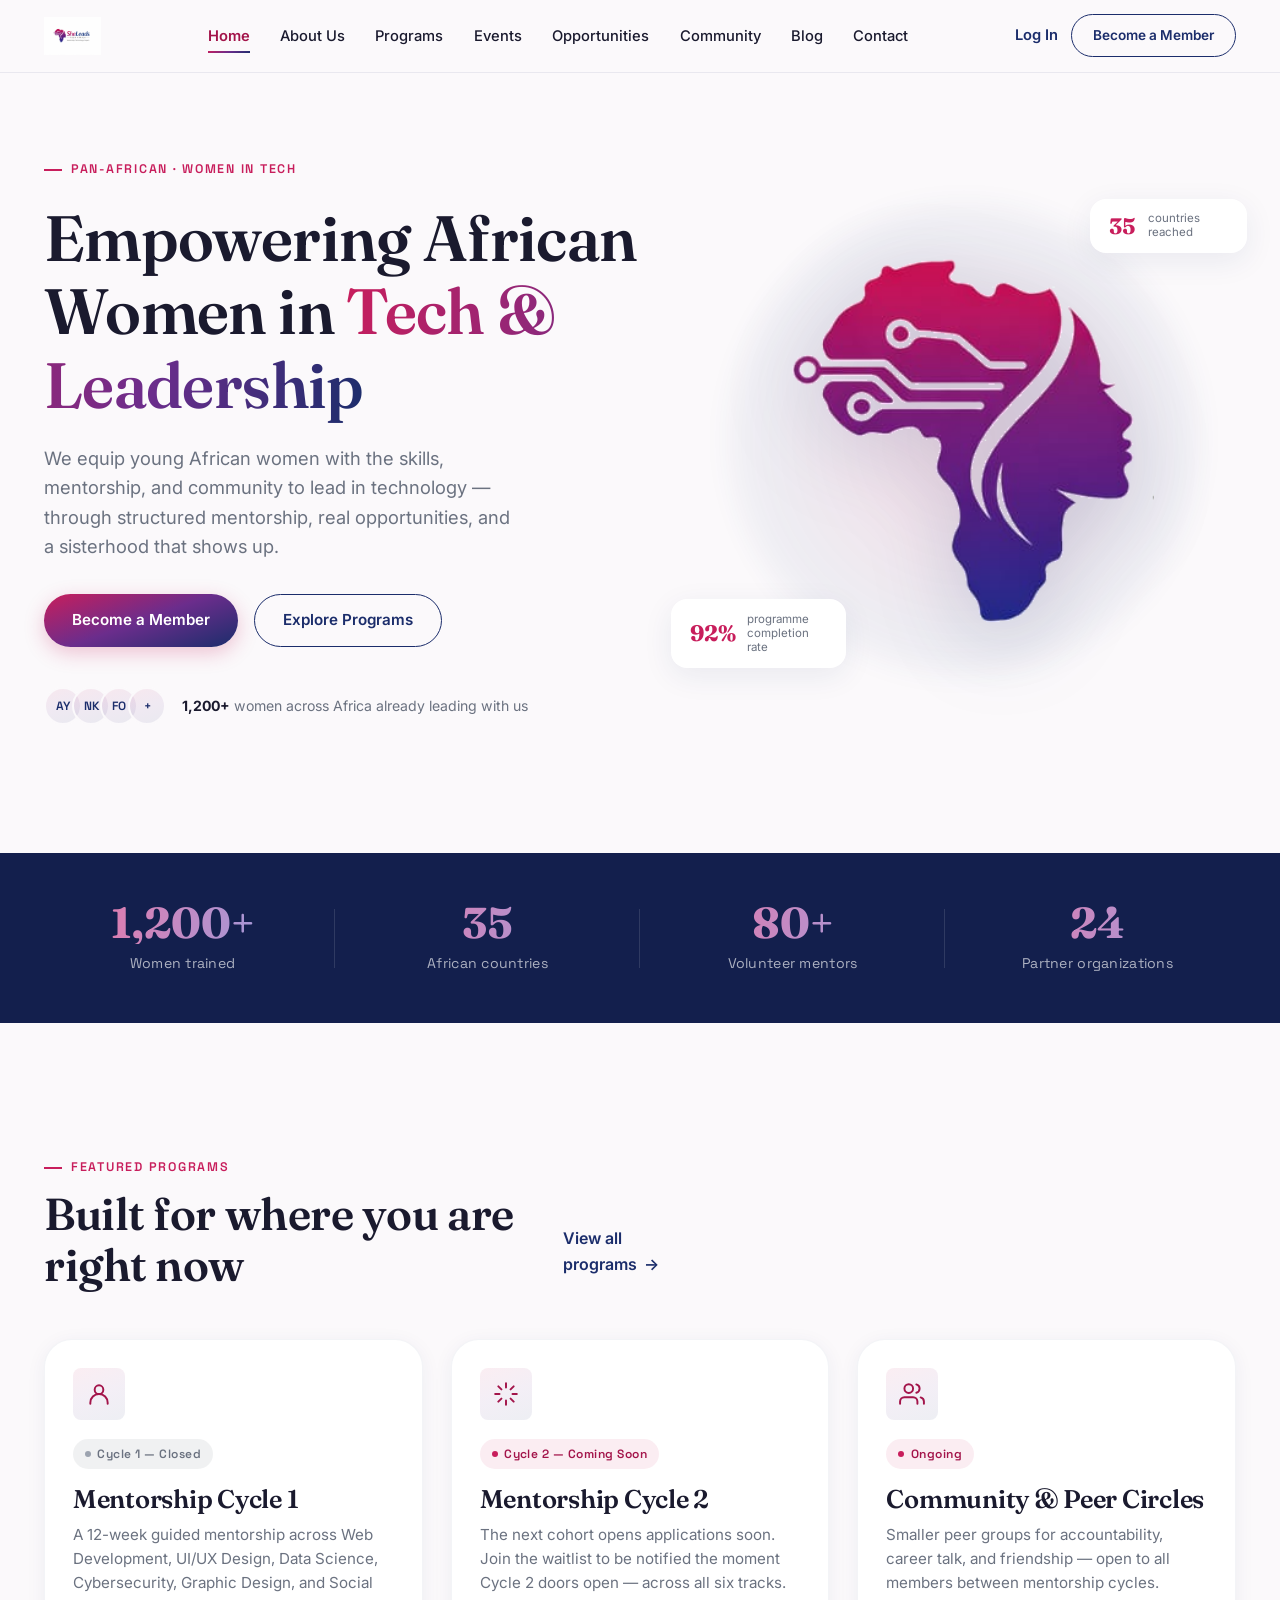
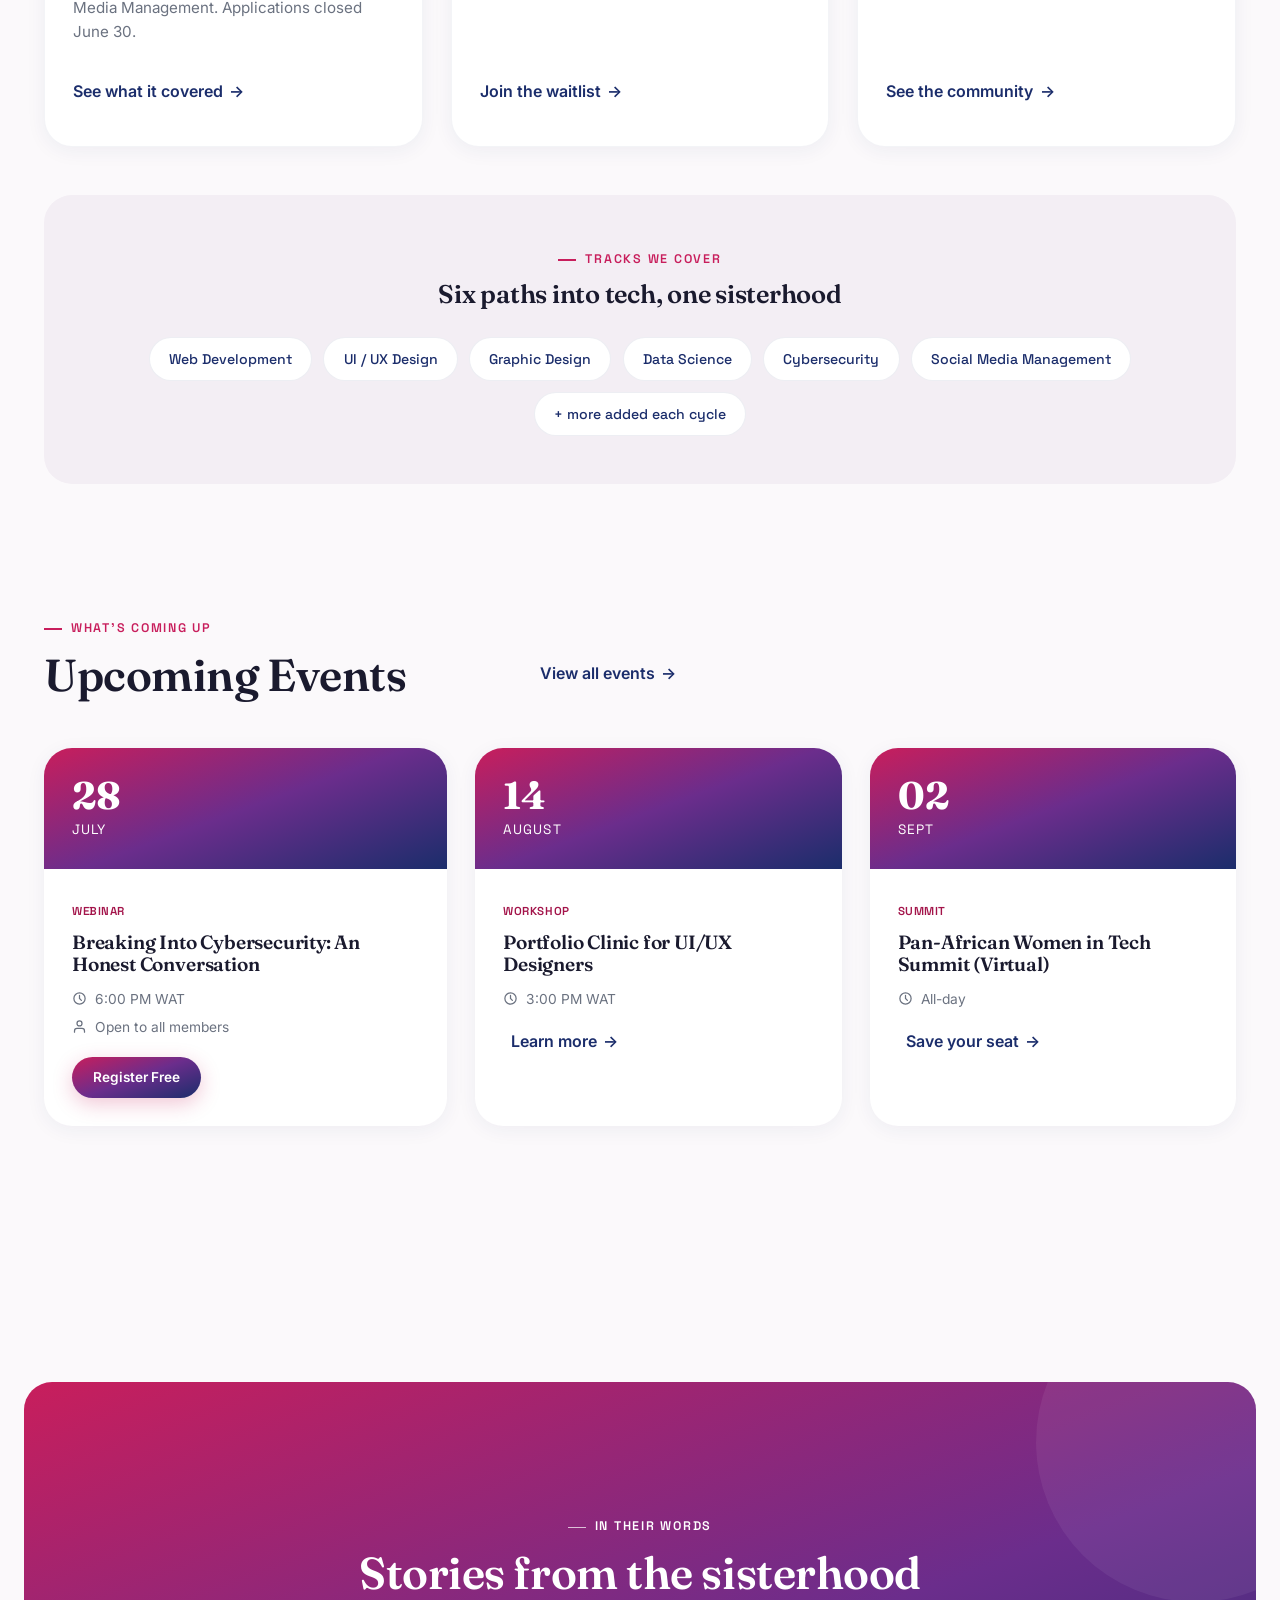
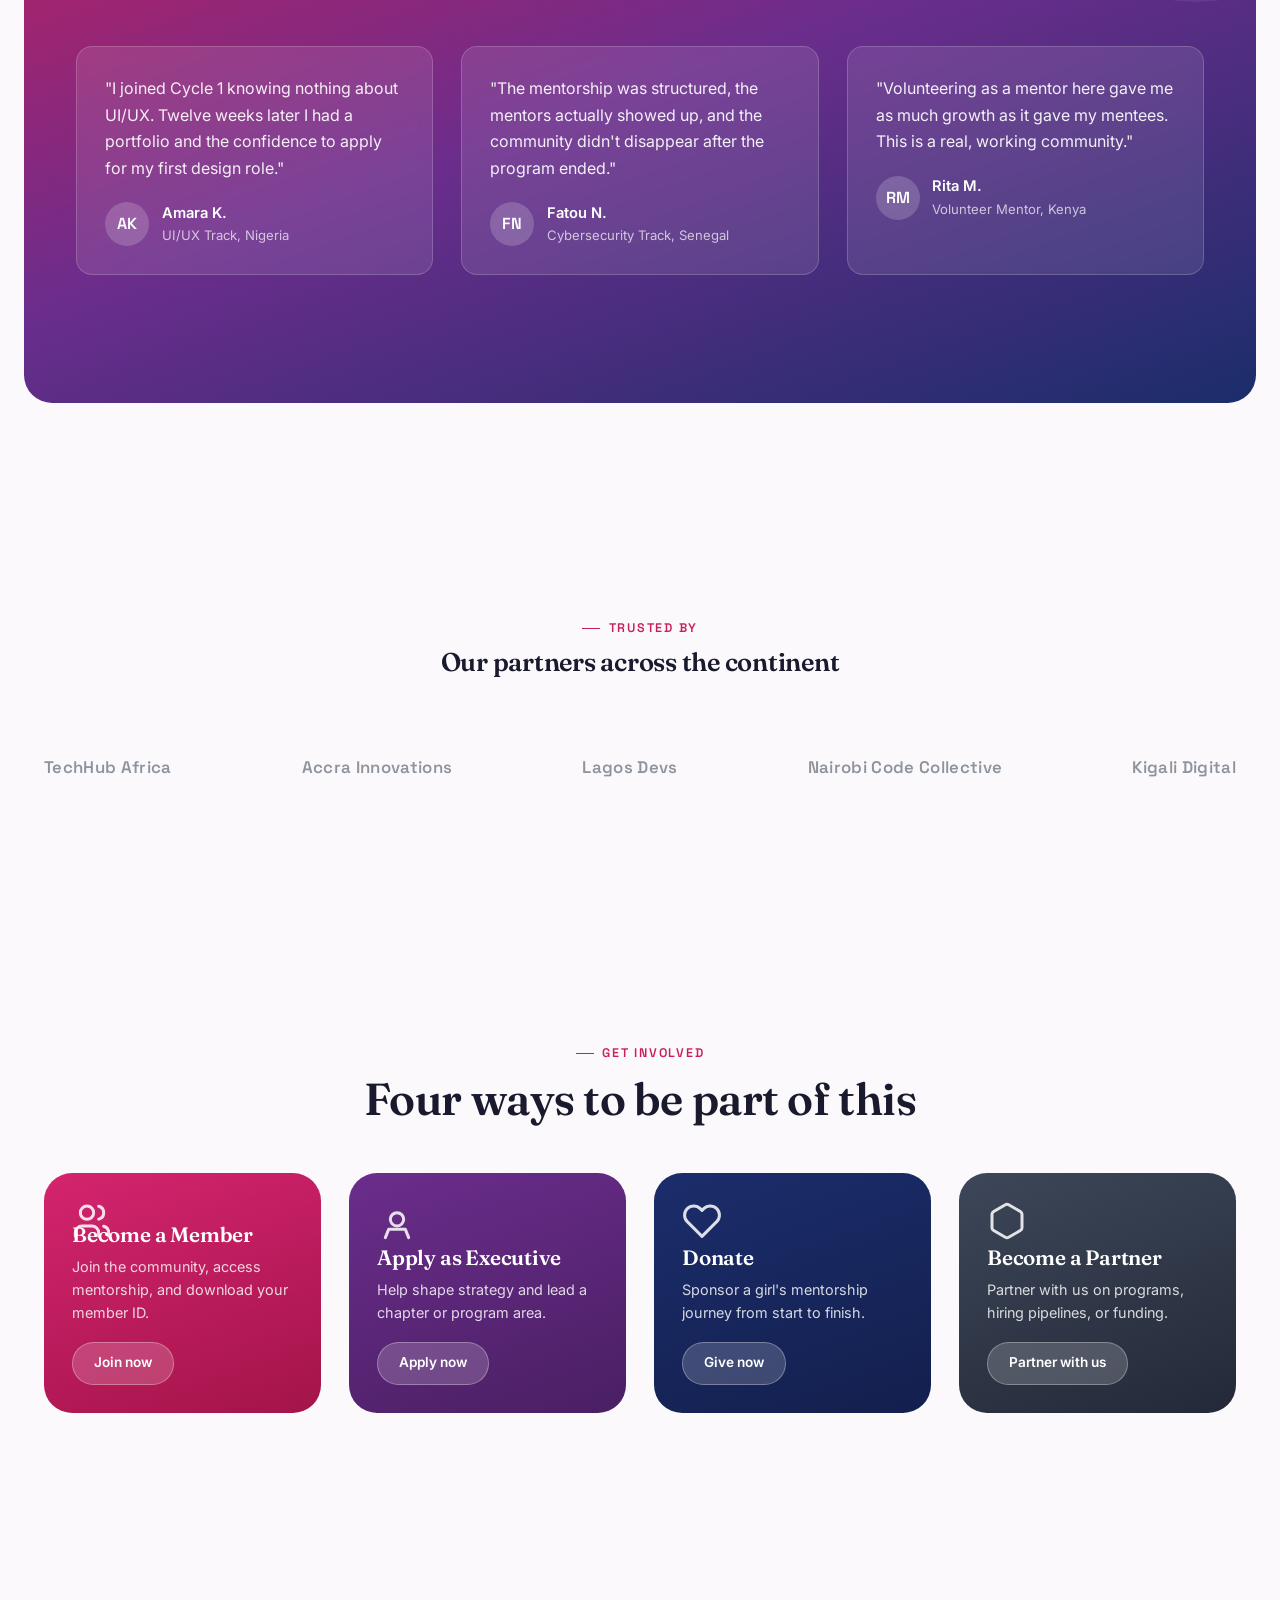
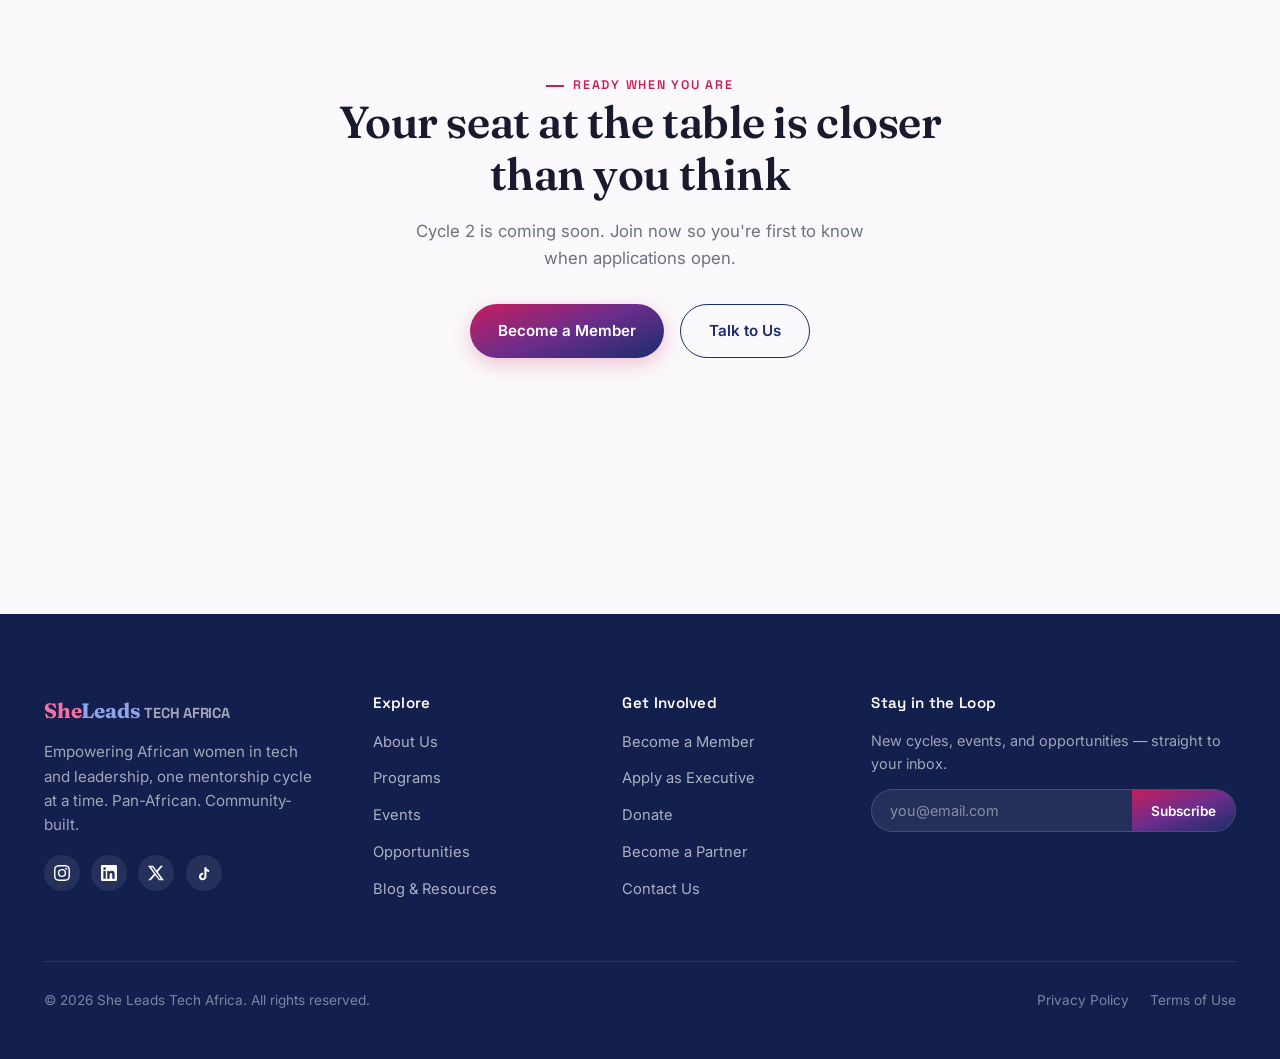
<file: index.html>
<!DOCTYPE html>
<html lang="en">
<head>
  <meta charset="UTF-8">
  <meta name="viewport" content="width=device-width, initial-scale=1.0">
  <title>She Leads Tech Africa | Empowering African Women in Tech &amp; Leadership</title>
  <meta name="description" content="She Leads Tech Africa equips young African women with the skills, mentorship, and community to lead in technology — through mentorship programs, events, and opportunities across the continent.">

  <!-- Open Graph -->
  <meta property="og:title" content="She Leads Tech Africa">
  <meta property="og:description" content="Leadership. Technology. Impact. Empowering African women in tech, one mentorship cycle at a time.">
  <meta property="og:type" content="website">

  <link rel="preconnect" href="https://fonts.googleapis.com">
  <link rel="stylesheet" href="css/base.css">
  <link rel="stylesheet" href="css/layout.css">
  <link rel="stylesheet" href="css/home.css">
</head>
<body>

  <a href="#main" class="skip-link">Skip to main content</a>

  <!-- ============ HEADER ============ -->
  <header class="site-header">
    <nav class="nav-wrap" aria-label="Main navigation">
      <a href="index.html" class="brand">
        <img src="images/logo-full.jpeg" alt="She Leads Tech Africa logo">
      </a>

      <ul class="nav-links">
        <li><a href="index.html" class="active">Home</a></li>
        <li><a href="pages/about.html">About Us</a></li>
        <li><a href="pages/programs.html">Programs</a></li>
        <li><a href="pages/events.html">Events</a></li>
        <li><a href="pages/opportunities.html">Opportunities</a></li>
        <li><a href="pages/community.html">Community</a></li>
        <li><a href="pages/blog.html">Blog</a></li>
        <li><a href="pages/contact.html">Contact</a></li>
        <li class="nav-actions-mobile-only"><a href="pages/login.html">Log In</a></li>
        <li class="nav-actions-mobile-only"><a href="pages/become-a-member.html">Become a Member</a></li>
      </ul>

      <div class="nav-actions">
        <a href="pages/login.html" class="nav-login">Log In</a>
        <a href="pages/become-a-member.html" class="btn btn-outline btn-sm">Become a Member</a>
      </div>

      <button class="nav-toggle" aria-label="Toggle navigation menu" aria-expanded="false">
        <span></span><span></span><span></span>
      </button>
    </nav>
  </header>

  <main id="main">

    <!-- ============ HERO ============ -->
    <section class="hero">
      <div class="container hero-grid">
        <div class="hero-copy">
          <span class="eyebrow hero-eyebrow">Pan-African · Women in Tech</span>
          <h1>Empowering African Women in <span class="text-gradient">Tech &amp; Leadership</span></h1>
          <p class="hero-lead">We equip young African women with the skills, mentorship, and community to lead in technology — through structured mentorship, real opportunities, and a sisterhood that shows up.</p>
          <div class="hero-ctas">
            <a href="pages/become-a-member.html" class="btn btn-primary">Become a Member</a>
            <a href="pages/programs.html" class="btn btn-outline">Explore Programs</a>
          </div>
          <div class="hero-trust">
            <div class="hero-trust-avatars" aria-hidden="true">
              <span>AY</span><span>NK</span><span>FO</span><span>+</span>
            </div>
            <p class="hero-trust-text"><strong>1,200+</strong> women across Africa already leading with us</p>
          </div>
        </div>

        <div class="hero-visual">
          <div class="hero-visual-glow" aria-hidden="true"></div>
          <div class="hero-mark-img" aria-hidden="true">
            <img src="images/logo-mark.png" alt="" class="hero-mark-photo">
          </div>
          <div class="hero-stat-chip chip-1">
            <span class="num">35</span>
            <span class="label">countries reached</span>
          </div>
          <div class="hero-stat-chip chip-2">
            <span class="num">92%</span>
            <span class="label">programme completion rate</span>
          </div>
        </div>
      </div>
    </section>

    <!-- ============ IMPACT STATS ============ -->
    <section class="stats-bar" aria-label="Our impact in numbers">
      <div class="container stats-grid">
        <div class="stat-item">
          <div class="stat-num">1,200+</div>
          <div class="stat-label">Women trained</div>
        </div>
        <div class="stat-item">
          <div class="stat-num">35</div>
          <div class="stat-label">African countries</div>
        </div>
        <div class="stat-item">
          <div class="stat-num">80+</div>
          <div class="stat-label">Volunteer mentors</div>
        </div>
        <div class="stat-item">
          <div class="stat-num">24</div>
          <div class="stat-label">Partner organizations</div>
        </div>
      </div>
    </section>

    <!-- ============ FEATURED PROGRAMS ============ -->
    <section class="section" aria-labelledby="programs-heading">
      <div class="container">
        <div class="programs-header-row section-header">
          <div>
            <span class="eyebrow">Featured Programs</span>
            <h2 id="programs-heading">Built for where you are right now</h2>
          </div>
          <a href="pages/programs.html" class="btn-ghost">View all programs</a>
        </div>

        <div class="program-grid">
          <div class="program-card">
            <div class="program-icon">
              <svg viewBox="0 0 24 24" fill="none" stroke-width="1.8" stroke-linecap="round" stroke-linejoin="round"><circle cx="12" cy="8" r="4"/><path d="M4 21v-1a8 8 0 0 1 16 0v1"/></svg>
            </div>
            <span class="program-status closed">Cycle 1 — Closed</span>
            <h3>Mentorship Cycle 1</h3>
            <p>A 12-week guided mentorship across Web Development, UI/UX Design, Data Science, Cybersecurity, Graphic Design, and Social Media Management. Applications closed June 30.</p>
            <a href="pages/programs.html" class="btn-ghost">See what it covered</a>
          </div>

          <div class="program-card">
            <div class="program-icon">
              <svg viewBox="0 0 24 24" fill="none" stroke-width="1.8" stroke-linecap="round" stroke-linejoin="round"><path d="M12 2v4M12 18v4M4.93 4.93l2.83 2.83M16.24 16.24l2.83 2.83M2 12h4M18 12h4M4.93 19.07l2.83-2.83M16.24 7.76l2.83-2.83"/></svg>
            </div>
            <span class="program-status soon">Cycle 2 — Coming Soon</span>
            <h3>Mentorship Cycle 2</h3>
            <p>The next cohort opens applications soon. Join the waitlist to be notified the moment Cycle 2 doors open — across all six tracks.</p>
            <a href="pages/become-a-member.html" class="btn-ghost">Join the waitlist</a>
          </div>

          <div class="program-card">
            <div class="program-icon">
              <svg viewBox="0 0 24 24" fill="none" stroke-width="1.8" stroke-linecap="round" stroke-linejoin="round"><path d="M17 21v-2a4 4 0 0 0-4-4H5a4 4 0 0 0-4 4v2"/><circle cx="9" cy="7" r="4"/><path d="M23 21v-2a4 4 0 0 0-3-3.87M16 3.13a4 4 0 0 1 0 7.75"/></svg>
            </div>
            <span class="program-status soon">Ongoing</span>
            <h3>Community &amp; Peer Circles</h3>
            <p>Smaller peer groups for accountability, career talk, and friendship — open to all members between mentorship cycles.</p>
            <a href="pages/community.html" class="btn-ghost">See the community</a>
          </div>
        </div>

        <div class="tracks-strip">
          <div class="tracks-strip-head">
            <span class="eyebrow" style="justify-content:center;">Tracks We Cover</span>
            <h3 style="margin-top:0.6rem;">Six paths into tech, one sisterhood</h3>
          </div>
          <div class="tracks-list">
            <span class="track-pill">Web Development</span>
            <span class="track-pill">UI / UX Design</span>
            <span class="track-pill">Graphic Design</span>
            <span class="track-pill">Data Science</span>
            <span class="track-pill">Cybersecurity</span>
            <span class="track-pill">Social Media Management</span>
            <span class="track-pill">+ more added each cycle</span>
          </div>
        </div>
      </div>
    </section>

    <!-- ============ UPCOMING EVENTS ============ -->
    <section class="section" style="padding-top:0;" aria-labelledby="events-heading">
      <div class="container">
        <div class="programs-header-row section-header">
          <div>
            <span class="eyebrow">What's Coming Up</span>
            <h2 id="events-heading">Upcoming Events</h2>
          </div>
          <a href="pages/events.html" class="btn-ghost">View all events</a>
        </div>

        <div class="events-grid">
          <div class="event-card featured">
            <div class="event-date-block">
              <span class="day">28</span>
              <span class="month">July</span>
            </div>
            <div class="event-body">
              <span class="event-tag">Webinar</span>
              <h3>Breaking Into Cybersecurity: An Honest Conversation</h3>
              <div class="event-meta">
                <span><svg viewBox="0 0 24 24" fill="none" stroke-width="2" stroke-linecap="round"><circle cx="12" cy="12" r="9"/><path d="M12 7v5l3 3"/></svg> 6:00 PM WAT</span>
                <span><svg viewBox="0 0 24 24" fill="none" stroke-width="2" stroke-linecap="round"><path d="M20 21v-2a4 4 0 0 0-4-4H8a4 4 0 0 0-4 4v2"/><circle cx="12" cy="7" r="4"/></svg> Open to all members</span>
              </div>
              <a href="pages/events.html" class="btn btn-primary btn-sm">Register Free</a>
            </div>
          </div>

          <div class="event-card">
            <div class="event-date-block">
              <span class="day">14</span>
              <span class="month">August</span>
            </div>
            <div class="event-body">
              <span class="event-tag">Workshop</span>
              <h3>Portfolio Clinic for UI/UX Designers</h3>
              <div class="event-meta">
                <span><svg viewBox="0 0 24 24" fill="none" stroke-width="2" stroke-linecap="round"><circle cx="12" cy="12" r="9"/><path d="M12 7v5l3 3"/></svg> 3:00 PM WAT</span>
              </div>
              <a href="pages/events.html" class="btn-ghost">Learn more</a>
            </div>
          </div>

          <div class="event-card">
            <div class="event-date-block">
              <span class="day">02</span>
              <span class="month">Sept</span>
            </div>
            <div class="event-body">
              <span class="event-tag">Summit</span>
              <h3>Pan-African Women in Tech Summit (Virtual)</h3>
              <div class="event-meta">
                <span><svg viewBox="0 0 24 24" fill="none" stroke-width="2" stroke-linecap="round"><circle cx="12" cy="12" r="9"/><path d="M12 7v5l3 3"/></svg> All-day</span>
              </div>
              <a href="pages/events.html" class="btn-ghost">Save your seat</a>
            </div>
          </div>
        </div>
      </div>
    </section>

    <!-- ============ TESTIMONIALS ============ -->
    <section class="section">
      <div class="testimonials-section">
        <div class="container">
          <div class="section-header center">
            <span class="eyebrow" style="justify-content:center;">In Their Words</span>
            <h2>Stories from the sisterhood</h2>
          </div>
          <div class="testimonial-grid">
            <div class="testimonial-card">
              <p class="testimonial-quote">"I joined Cycle 1 knowing nothing about UI/UX. Twelve weeks later I had a portfolio and the confidence to apply for my first design role."</p>
              <div class="testimonial-person">
                <div class="testimonial-avatar">AK</div>
                <div>
                  <div class="name">Amara K.</div>
                  <div class="role">UI/UX Track, Nigeria</div>
                </div>
              </div>
            </div>
            <div class="testimonial-card">
              <p class="testimonial-quote">"The mentorship was structured, the mentors actually showed up, and the community didn't disappear after the program ended."</p>
              <div class="testimonial-person">
                <div class="testimonial-avatar">FN</div>
                <div>
                  <div class="name">Fatou N.</div>
                  <div class="role">Cybersecurity Track, Senegal</div>
                </div>
              </div>
            </div>
            <div class="testimonial-card">
              <p class="testimonial-quote">"Volunteering as a mentor here gave me as much growth as it gave my mentees. This is a real, working community."</p>
              <div class="testimonial-person">
                <div class="testimonial-avatar">RM</div>
                <div>
                  <div class="name">Rita M.</div>
                  <div class="role">Volunteer Mentor, Kenya</div>
                </div>
              </div>
            </div>
          </div>
        </div>
      </div>
    </section>

    <!-- ============ PARTNERS ============ -->
    <section class="section-tight">
      <div class="container">
        <div class="section-header center" style="margin-bottom: var(--space-md);">
          <span class="eyebrow" style="justify-content:center;">Trusted By</span>
          <h3 style="margin-top:0.6rem;">Our partners across the continent</h3>
        </div>
        <div class="partners-row">
          <span class="partner-logo">TechHub Africa</span>
          <span class="partner-logo">Accra Innovations</span>
          <span class="partner-logo">Lagos Devs</span>
          <span class="partner-logo">Nairobi Code Collective</span>
          <span class="partner-logo">Kigali Digital</span>
        </div>
      </div>
    </section>

    <!-- ============ CALL TO ACTION GRID ============ -->
    <section class="section" aria-labelledby="action-heading">
      <div class="container">
        <div class="section-header center">
          <span class="eyebrow" style="justify-content:center;">Get Involved</span>
          <h2 id="action-heading">Four ways to be part of this</h2>
        </div>
        <div class="action-grid">
          <a href="pages/become-a-member.html" class="action-card card-member">
            <div class="action-card-icon"><svg viewBox="0 0 24 24" fill="none" stroke-width="1.8" stroke-linecap="round" stroke-linejoin="round"><path d="M16 21v-2a4 4 0 0 0-4-4H6a4 4 0 0 0-4 4v2"/><circle cx="9" cy="7" r="4"/><path d="M22 21v-2a4 4 0 0 0-3-3.87"/><path d="M16 3.13a4 4 0 0 1 0 7.75"/></svg></div>
            <h3>Become a Member</h3>
            <p>Join the community, access mentorship, and download your member ID.</p>
            <span class="btn btn-sm">Join now</span>
          </a>
          <a href="pages/apply-executive.html" class="action-card card-exec">
            <div class="action-card-icon"><svg viewBox="0 0 24 24" fill="none" stroke-width="1.8" stroke-linecap="round" stroke-linejoin="round"><path d="M12 15a4 4 0 1 0 0-8 4 4 0 0 0 0 8z"/><path d="M5 22l2-5h10l2 5"/></svg></div>
            <h3>Apply as Executive</h3>
            <p>Help shape strategy and lead a chapter or program area.</p>
            <span class="btn btn-sm">Apply now</span>
          </a>
          <a href="pages/donate.html" class="action-card card-donate">
            <div class="action-card-icon"><svg viewBox="0 0 24 24" fill="none" stroke-width="1.8" stroke-linecap="round" stroke-linejoin="round"><path d="M20.84 4.61a5.5 5.5 0 0 0-7.78 0L12 5.67l-1.06-1.06a5.5 5.5 0 0 0-7.78 7.78l1.06 1.06L12 21.23l7.78-7.78 1.06-1.06a5.5 5.5 0 0 0 0-7.78z"/></svg></div>
            <h3>Donate</h3>
            <p>Sponsor a girl's mentorship journey from start to finish.</p>
            <span class="btn btn-sm">Give now</span>
          </a>
          <a href="pages/become-a-partner.html" class="action-card card-partner">
            <div class="action-card-icon"><svg viewBox="0 0 24 24" fill="none" stroke-width="1.8" stroke-linecap="round" stroke-linejoin="round"><path d="M21 16V8a2 2 0 0 0-1-1.73l-7-4a2 2 0 0 0-2 0l-7 4A2 2 0 0 0 3 8v8a2 2 0 0 0 1 1.73l7 4a2 2 0 0 0 2 0l7-4A2 2 0 0 0 21 16z"/></svg></div>
            <h3>Become a Partner</h3>
            <p>Partner with us on programs, hiring pipelines, or funding.</p>
            <span class="btn btn-sm">Partner with us</span>
          </a>
        </div>
      </div>
    </section>

    <!-- ============ FINAL CTA ============ -->
    <section class="final-cta">
      <div class="container">
        <span class="eyebrow" style="justify-content:center;">Ready When You Are</span>
        <h2>Your seat at the table is closer than you think</h2>
        <p>Cycle 2 is coming soon. Join now so you're first to know when applications open.</p>
        <div class="final-cta-actions">
          <a href="pages/become-a-member.html" class="btn btn-primary">Become a Member</a>
          <a href="pages/contact.html" class="btn btn-outline">Talk to Us</a>
        </div>
      </div>
    </section>

  </main>

  <!-- ============ FOOTER ============ -->
  <footer class="site-footer">
    <div class="container">
      <div class="footer-grid">
        <div class="footer-brand">
          <div class="brand-fallback"><span class="she">She</span><span class="leads">Leads</span> <span class="tech">TECH AFRICA</span></div>
          <p>Empowering African women in tech and leadership, one mentorship cycle at a time. Pan-African. Community-built.</p>
          <div class="footer-social" aria-label="Social media links">
            <a href="#" aria-label="Instagram"><svg viewBox="0 0 24 24"><path d="M12 2.16c3.2 0 3.58.01 4.85.07 3.25.15 4.77 1.69 4.92 4.92.06 1.27.07 1.65.07 4.85s-.01 3.58-.07 4.85c-.15 3.23-1.66 4.77-4.92 4.92-1.27.06-1.65.07-4.85.07s-3.58-.01-4.85-.07c-3.26-.15-4.77-1.7-4.92-4.92-.06-1.27-.07-1.65-.07-4.85s.01-3.58.07-4.85C2.38 3.85 3.9 2.3 7.15 2.16c1.27-.06 1.65-.07 4.85-.07zM12 0C8.74 0 8.33.01 7.05.07 2.7.27.27 2.7.07 7.05.01 8.33 0 8.74 0 12s.01 3.67.07 4.95c.2 4.35 2.62 6.78 6.98 6.98C8.33 23.99 8.74 24 12 24s3.67-.01 4.95-.07c4.35-.2 6.78-2.62 6.98-6.98.06-1.28.07-1.69.07-4.95s-.01-3.67-.07-4.95C23.73 2.7 21.3.27 16.95.07 15.67.01 15.26 0 12 0zm0 5.84A6.16 6.16 0 1 0 18.16 12 6.16 6.16 0 0 0 12 5.84zM12 16a4 4 0 1 1 0-8 4 4 0 0 1 0 8zm6.4-11.85a1.44 1.44 0 1 0 1.44 1.44 1.44 1.44 0 0 0-1.44-1.44z"/></svg></a>
            <a href="#" aria-label="LinkedIn"><svg viewBox="0 0 24 24"><path d="M20.45 20.45h-3.55v-5.57c0-1.33-.03-3.04-1.85-3.04-1.85 0-2.14 1.45-2.14 2.94v5.67H9.36V9h3.41v1.56h.05c.48-.9 1.64-1.85 3.37-1.85 3.6 0 4.27 2.37 4.27 5.45v6.29zM5.34 7.43a2.06 2.06 0 1 1 0-4.13 2.06 2.06 0 0 1 0 4.13zM7.12 20.45H3.56V9h3.56v11.45zM22.22 0H1.77C.79 0 0 .77 0 1.73v20.54C0 23.23.79 24 1.77 24h20.45c.98 0 1.78-.77 1.78-1.73V1.73C24 .77 23.2 0 22.22 0z"/></svg></a>
            <a href="#" aria-label="X (Twitter)"><svg viewBox="0 0 24 24"><path d="M18.9 1.15h3.68l-8.04 9.19L24 22.85h-7.4l-5.8-7.58-6.64 7.58H.47l8.6-9.83L0 1.15h7.59l5.24 6.93zM17.08 20.6h2.03L6.83 3.28h-2.2z"/></svg></a>
            <a href="#" aria-label="TikTok"><svg viewBox="0 0 24 24"><path d="M16.6 5.82a4.07 4.07 0 0 1-.92-2.63h-3.07v14.13a2.5 2.5 0 1 1-1.77-2.39V11.7a5.66 5.66 0 1 0 4.84 5.6V9.04a7.1 7.1 0 0 0 4.13 1.32V7.3a4.07 4.07 0 0 1-3.21-1.48z"/></svg></a>
          </div>
        </div>

        <div class="footer-col">
          <h4>Explore</h4>
          <ul>
            <li><a href="pages/about.html">About Us</a></li>
            <li><a href="pages/programs.html">Programs</a></li>
            <li><a href="pages/events.html">Events</a></li>
            <li><a href="pages/opportunities.html">Opportunities</a></li>
            <li><a href="pages/blog.html">Blog &amp; Resources</a></li>
          </ul>
        </div>

        <div class="footer-col">
          <h4>Get Involved</h4>
          <ul>
            <li><a href="pages/become-a-member.html">Become a Member</a></li>
            <li><a href="pages/apply-executive.html">Apply as Executive</a></li>
            <li><a href="pages/donate.html">Donate</a></li>
            <li><a href="pages/become-a-partner.html">Become a Partner</a></li>
            <li><a href="pages/contact.html">Contact Us</a></li>
          </ul>
        </div>

        <div class="footer-col footer-newsletter">
          <h4>Stay in the Loop</h4>
          <p style="color:rgba(255,255,255,0.6); font-size:0.9rem;">New cycles, events, and opportunities — straight to your inbox.</p>
          <form>
            <label for="footer-newsletter-email" class="sr-only" style="position:absolute; left:-9999px;">Email address</label>
            <input type="email" id="footer-newsletter-email" placeholder="you@email.com" required>
            <button type="submit">Subscribe</button>
          </form>
        </div>
      </div>

      <div class="footer-bottom">
        <span>© 2026 She Leads Tech Africa. All rights reserved.</span>
        <div class="footer-legal">
          <a href="#">Privacy Policy</a>
          <a href="#">Terms of Use</a>
        </div>
      </div>
    </div>
  </footer>

  <script src="js/main.js"></script>
</body>
</html>
</file>
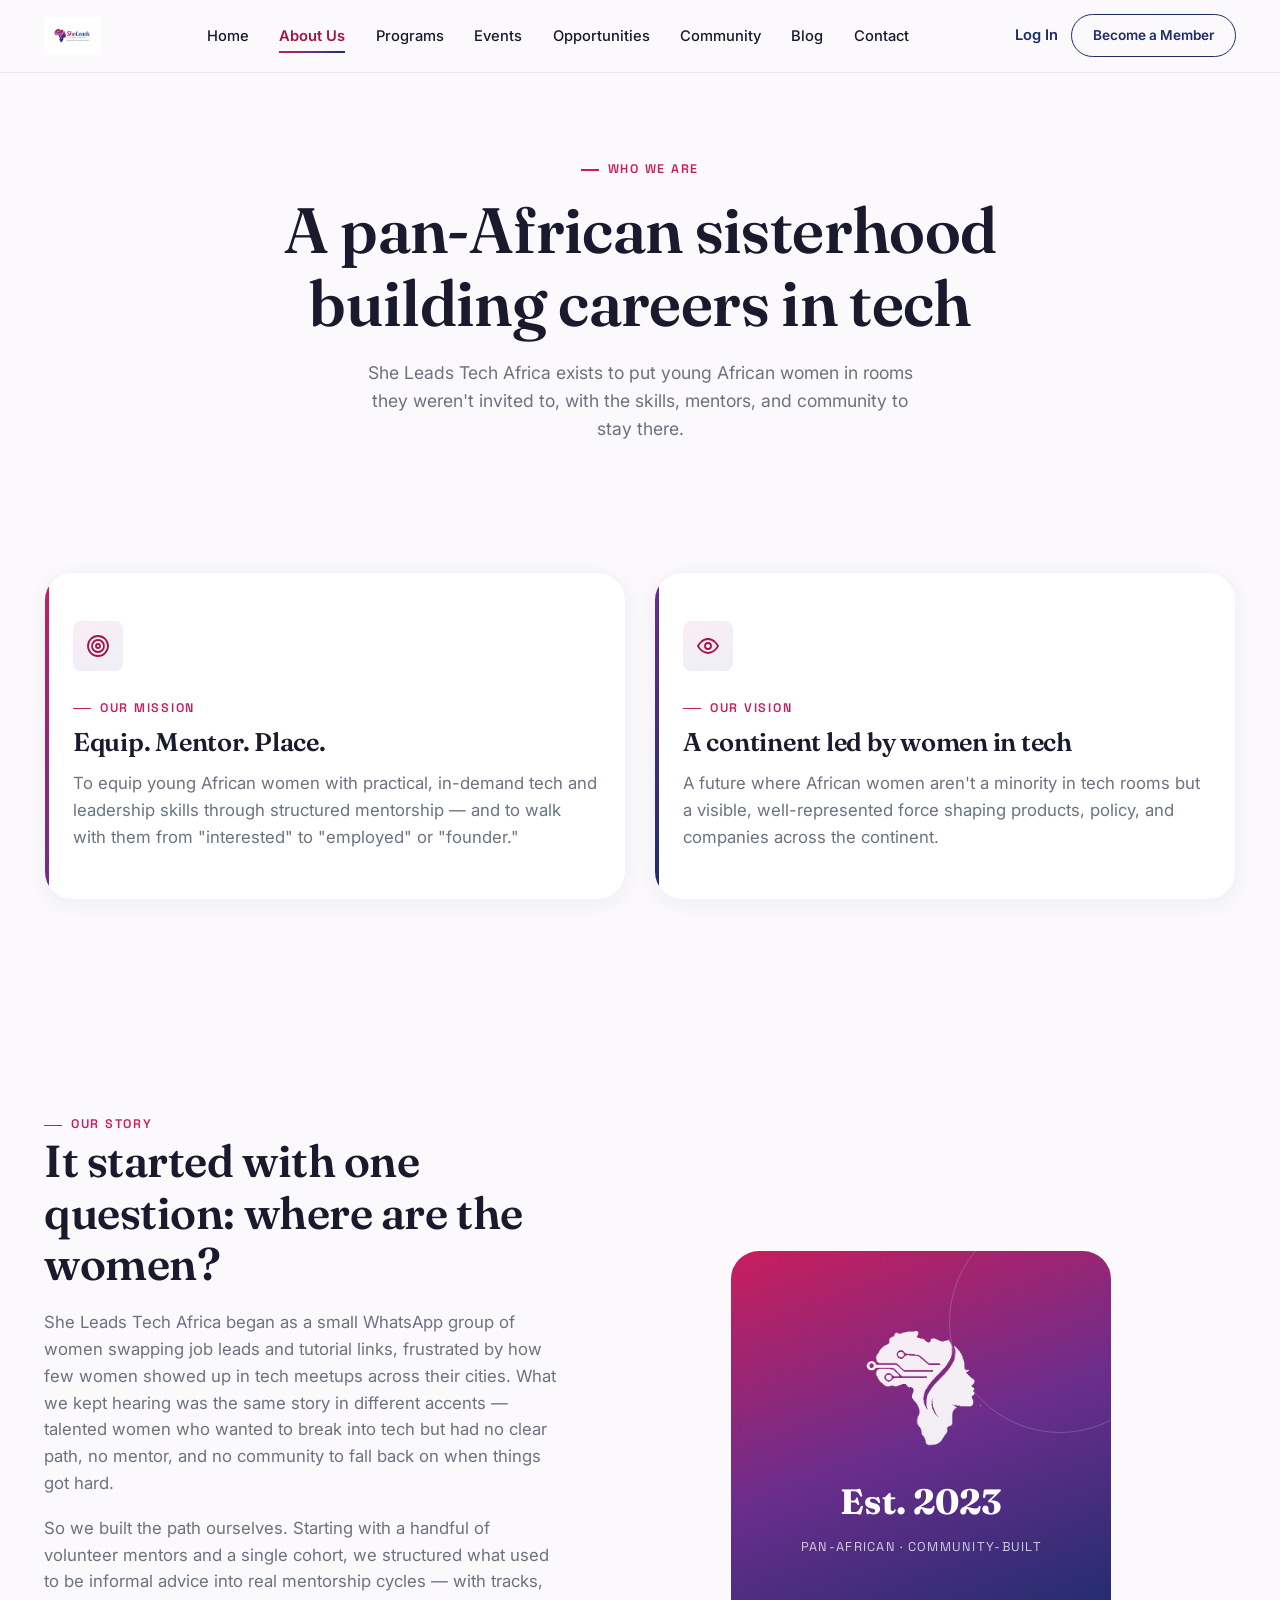
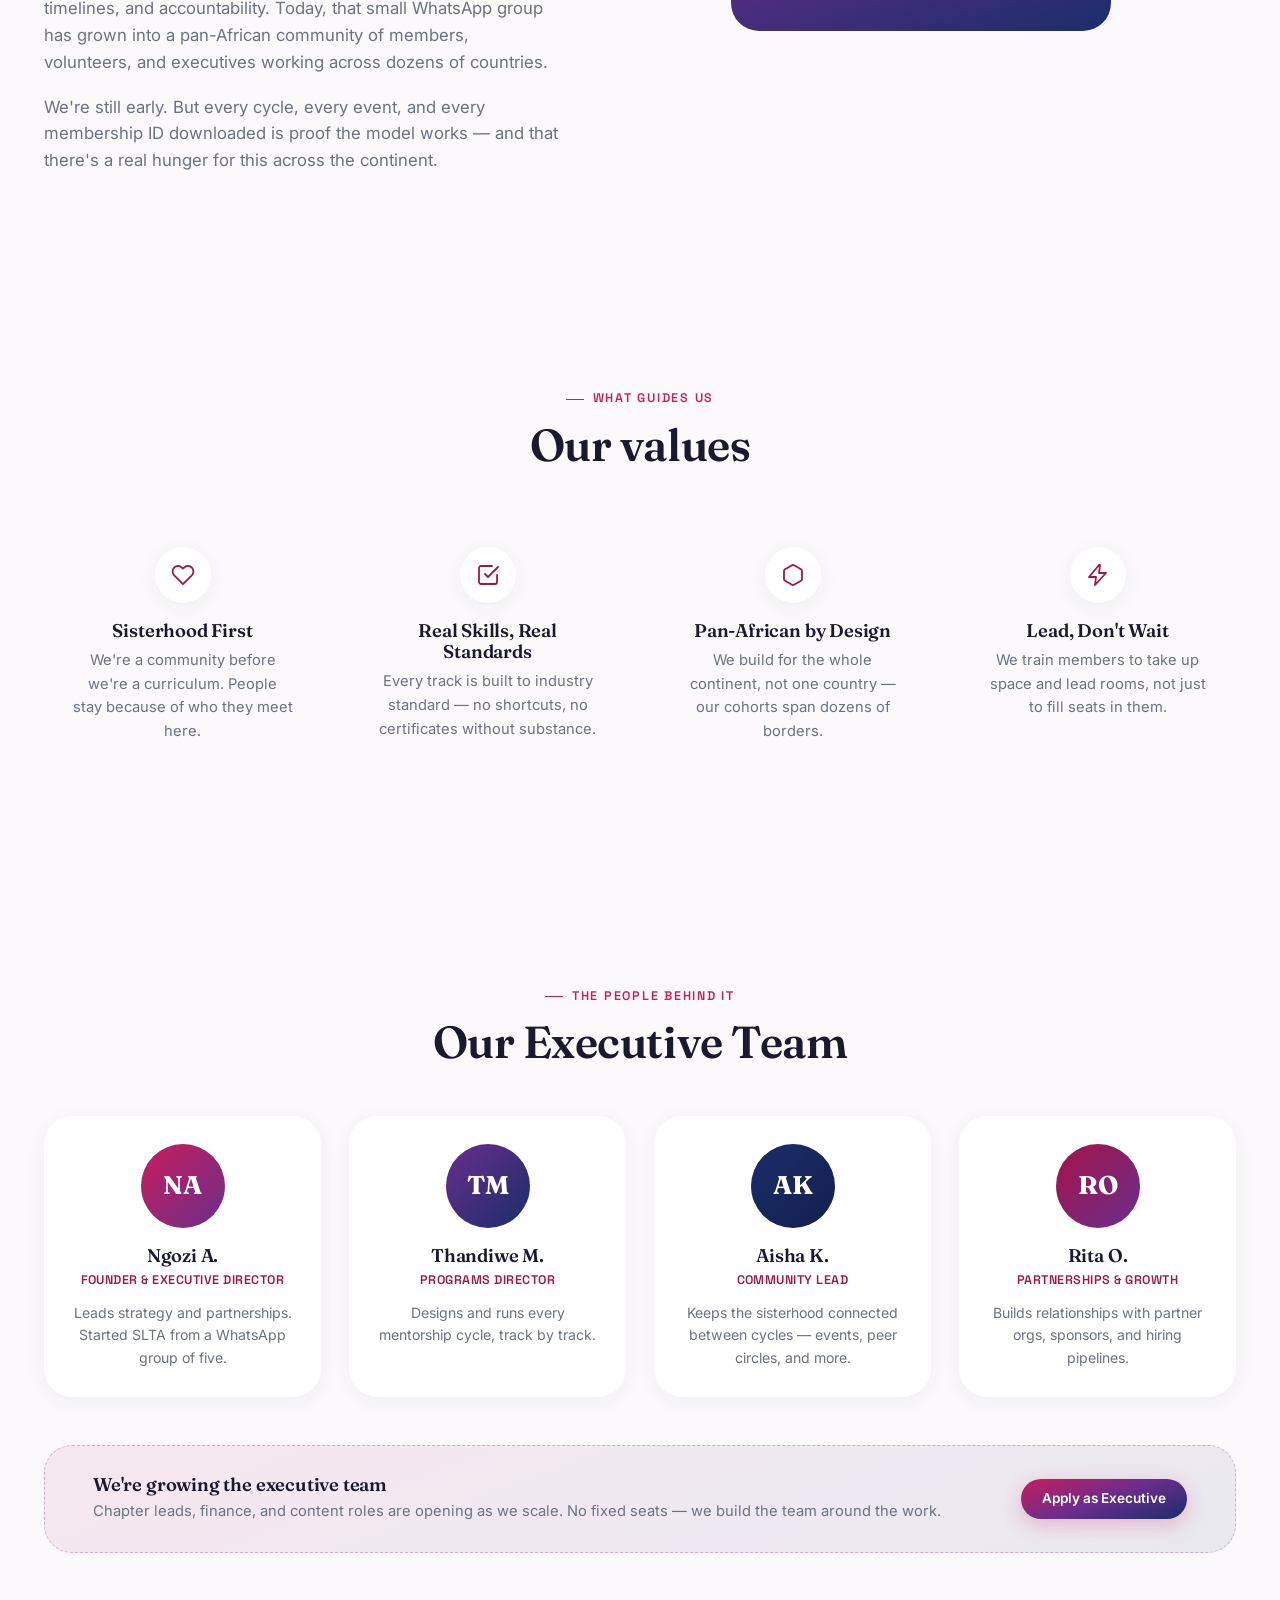
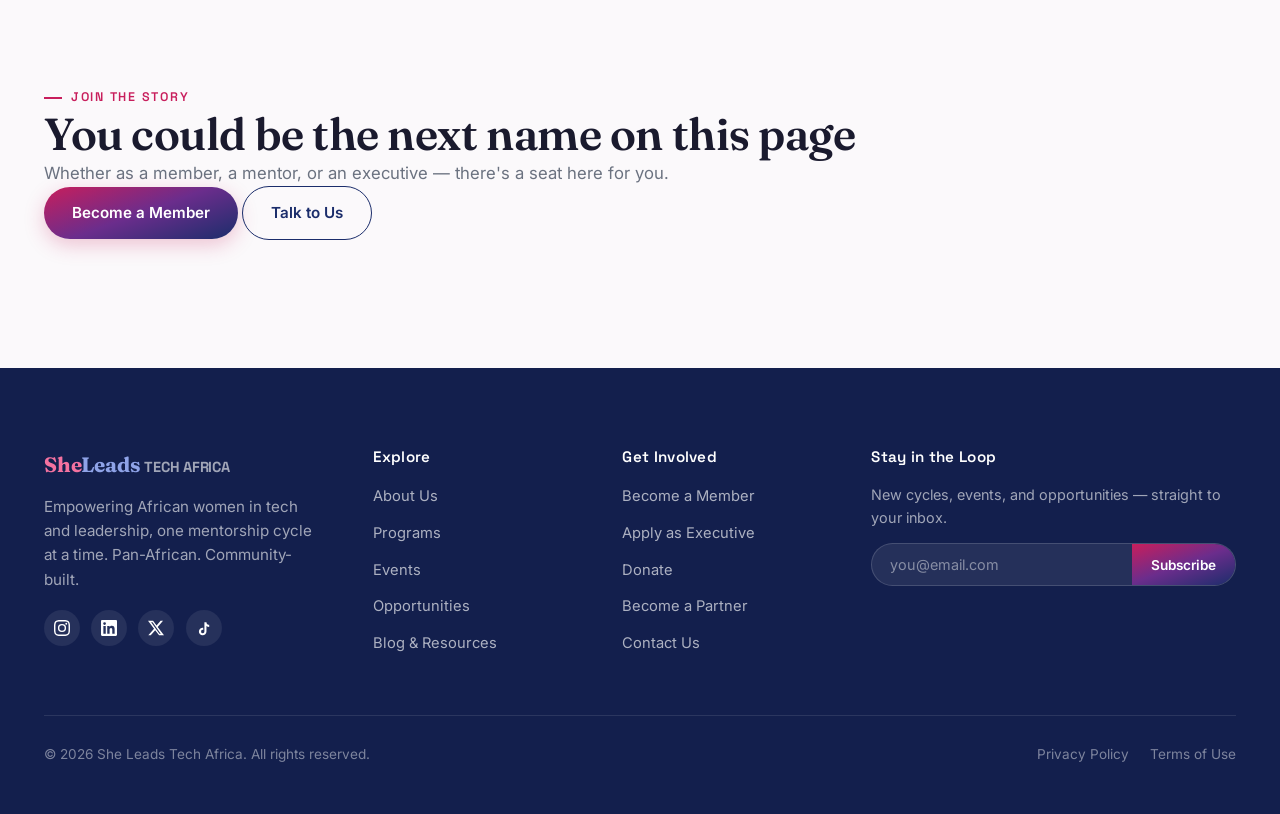
<file: pages/about.html>
<!DOCTYPE html>
<html lang="en">
<head>
  <meta charset="UTF-8">
  <meta name="viewport" content="width=device-width, initial-scale=1.0">
  <title>About Us | She Leads Tech Africa</title>
  <meta name="description" content="Learn about She Leads Tech Africa's mission, vision, story, and the team building a pan-African community of women leading in technology.">

  <meta property="og:title" content="About She Leads Tech Africa">
  <meta property="og:description" content="Our mission, vision, and the people behind a pan-African community of women in tech.">
  <meta property="og:type" content="website">

  <link rel="preconnect" href="https://fonts.googleapis.com">
  <link rel="stylesheet" href="../css/base.css">
  <link rel="stylesheet" href="../css/layout.css">
  <link rel="stylesheet" href="../css/about.css">
</head>
<body>

  <a href="#main" class="skip-link">Skip to main content</a>

  <!-- ============ HEADER ============ -->
  <header class="site-header">
    <nav class="nav-wrap" aria-label="Main navigation">
      <a href="../index.html" class="brand">
        <img src="../images/logo-full.jpeg" alt="She Leads Tech Africa logo">
      </a>

      <ul class="nav-links">
        <li><a href="../index.html">Home</a></li>
        <li><a href="about.html" class="active">About Us</a></li>
        <li><a href="programs.html">Programs</a></li>
        <li><a href="events.html">Events</a></li>
        <li><a href="opportunities.html">Opportunities</a></li>
        <li><a href="community.html">Community</a></li>
        <li><a href="blog.html">Blog</a></li>
        <li><a href="contact.html">Contact</a></li>
        <li class="nav-actions-mobile-only"><a href="login.html">Log In</a></li>
        <li class="nav-actions-mobile-only"><a href="become-a-member.html">Become a Member</a></li>
      </ul>

      <div class="nav-actions">
        <a href="login.html" class="nav-login">Log In</a>
        <a href="become-a-member.html" class="btn btn-outline btn-sm">Become a Member</a>
      </div>

      <button class="nav-toggle" aria-label="Toggle navigation menu" aria-expanded="false">
        <span></span><span></span><span></span>
      </button>
    </nav>
  </header>

  <main id="main">

    <!-- ============ PAGE HERO ============ -->
    <section class="page-hero">
      <div class="container">
        <span class="eyebrow">Who We Are</span>
        <h1>A pan-African sisterhood building careers in tech</h1>
        <p>She Leads Tech Africa exists to put young African women in rooms they weren't invited to, with the skills, mentors, and community to stay there.</p>
      </div>
    </section>

    <!-- ============ MISSION / VISION ============ -->
    <section class="section-tight">
      <div class="container">
        <div class="mv-grid">
          <div class="mv-card mission">
            <div class="mv-card-icon">
              <svg viewBox="0 0 24 24" fill="none" stroke-width="1.8" stroke-linecap="round" stroke-linejoin="round"><circle cx="12" cy="12" r="10"/><circle cx="12" cy="12" r="6"/><circle cx="12" cy="12" r="2"/></svg>
            </div>
            <span class="eyebrow">Our Mission</span>
            <h3 style="margin-top:0.6rem;">Equip. Mentor. Place.</h3>
            <p>To equip young African women with practical, in-demand tech and leadership skills through structured mentorship — and to walk with them from "interested" to "employed" or "founder."</p>
          </div>
          <div class="mv-card vision">
            <div class="mv-card-icon">
              <svg viewBox="0 0 24 24" fill="none" stroke-width="1.8" stroke-linecap="round" stroke-linejoin="round"><path d="M2 12s3.5-7 10-7 10 7 10 7-3.5 7-10 7-10-7-10-7z"/><circle cx="12" cy="12" r="3"/></svg>
            </div>
            <span class="eyebrow">Our Vision</span>
            <h3 style="margin-top:0.6rem;">A continent led by women in tech</h3>
            <p>A future where African women aren't a minority in tech rooms but a visible, well-represented force shaping products, policy, and companies across the continent.</p>
          </div>
        </div>
      </div>
    </section>

    <!-- ============ OUR STORY ============ -->
    <section class="section">
      <div class="container story-section">
        <div class="story-copy">
          <span class="eyebrow">Our Story</span>
          <h2>It started with one question: where are the women?</h2>
          <p>She Leads Tech Africa began as a small WhatsApp group of women swapping job leads and tutorial links, frustrated by how few women showed up in tech meetups across their cities. What we kept hearing was the same story in different accents — talented women who wanted to break into tech but had no clear path, no mentor, and no community to fall back on when things got hard.</p>
          <p>So we built the path ourselves. Starting with a handful of volunteer mentors and a single cohort, we structured what used to be informal advice into real mentorship cycles — with tracks, timelines, and accountability. Today, that small WhatsApp group has grown into a pan-African community of members, volunteers, and executives working across dozens of countries.</p>
          <p>We're still early. But every cycle, every event, and every membership ID downloaded is proof the model works — and that there's a real hunger for this across the continent.</p>
        </div>
        <div class="story-visual">
          <div class="story-visual-card">
            <img src="../images/logo-mark.png" alt="">
            <span class="story-year">Est. 2023</span>
            <span class="story-tag">Pan-African · Community-Built</span>
          </div>
        </div>
      </div>
    </section>

    <!-- ============ VALUES ============ -->
    <section class="section-tight">
      <div class="container">
        <div class="section-header center">
          <span class="eyebrow" style="justify-content:center;">What Guides Us</span>
          <h2>Our values</h2>
        </div>
        <div class="values-grid">
          <div class="value-item">
            <div class="value-icon">
              <svg viewBox="0 0 24 24" fill="none" stroke-width="1.8" stroke-linecap="round" stroke-linejoin="round"><path d="M20.84 4.61a5.5 5.5 0 0 0-7.78 0L12 5.67l-1.06-1.06a5.5 5.5 0 0 0-7.78 7.78l1.06 1.06L12 21.23l7.78-7.78 1.06-1.06a5.5 5.5 0 0 0 0-7.78z"/></svg>
            </div>
            <h4>Sisterhood First</h4>
            <p>We're a community before we're a curriculum. People stay because of who they meet here.</p>
          </div>
          <div class="value-item">
            <div class="value-icon">
              <svg viewBox="0 0 24 24" fill="none" stroke-width="1.8" stroke-linecap="round" stroke-linejoin="round"><path d="M9 11l3 3L22 4"/><path d="M21 12v7a2 2 0 0 1-2 2H5a2 2 0 0 1-2-2V5a2 2 0 0 1 2-2h11"/></svg>
            </div>
            <h4>Real Skills, Real Standards</h4>
            <p>Every track is built to industry standard — no shortcuts, no certificates without substance.</p>
          </div>
          <div class="value-item">
            <div class="value-icon">
              <svg viewBox="0 0 24 24" fill="none" stroke-width="1.8" stroke-linecap="round" stroke-linejoin="round"><path d="M21 16V8a2 2 0 0 0-1-1.73l-7-4a2 2 0 0 0-2 0l-7 4A2 2 0 0 0 3 8v8a2 2 0 0 0 1 1.73l7 4a2 2 0 0 0 2 0l7-4A2 2 0 0 0 21 16z"/></svg>
            </div>
            <h4>Pan-African by Design</h4>
            <p>We build for the whole continent, not one country — our cohorts span dozens of borders.</p>
          </div>
          <div class="value-item">
            <div class="value-icon">
              <svg viewBox="0 0 24 24" fill="none" stroke-width="1.8" stroke-linecap="round" stroke-linejoin="round"><path d="M13 2L3 14h7l-1 8 11-12h-7l1-8z"/></svg>
            </div>
            <h4>Lead, Don't Wait</h4>
            <p>We train members to take up space and lead rooms, not just to fill seats in them.</p>
          </div>
        </div>
      </div>
    </section>

    <!-- ============ TEAM / EXECUTIVES ============ -->
    <section class="section" aria-labelledby="team-heading">
      <div class="container">
        <div class="section-header center">
          <span class="eyebrow" style="justify-content:center;">The People Behind It</span>
          <h2 id="team-heading">Our Executive Team</h2>
        </div>

        <div class="team-grid">
          <div class="team-card">
            <div class="team-avatar bg-1">NA</div>
            <h4>Ngozi A.</h4>
            <div class="team-role">Founder &amp; Executive Director</div>
            <p>Leads strategy and partnerships. Started SLTA from a WhatsApp group of five.</p>
          </div>
          <div class="team-card">
            <div class="team-avatar bg-2">TM</div>
            <h4>Thandiwe M.</h4>
            <div class="team-role">Programs Director</div>
            <p>Designs and runs every mentorship cycle, track by track.</p>
          </div>
          <div class="team-card">
            <div class="team-avatar bg-3">AK</div>
            <h4>Aisha K.</h4>
            <div class="team-role">Community Lead</div>
            <p>Keeps the sisterhood connected between cycles — events, peer circles, and more.</p>
          </div>
          <div class="team-card">
            <div class="team-avatar bg-4">RO</div>
            <h4>Rita O.</h4>
            <div class="team-role">Partnerships &amp; Growth</div>
            <p>Builds relationships with partner orgs, sponsors, and hiring pipelines.</p>
          </div>
        </div>

        <div class="exec-open-strip">
          <div>
            <h4>We're growing the executive team</h4>
            <p>Chapter leads, finance, and content roles are opening as we scale. No fixed seats — we build the team around the work.</p>
          </div>
          <a href="apply-executive.html" class="btn btn-primary btn-sm">Apply as Executive</a>
        </div>
      </div>
    </section>

    <!-- ============ FINAL CTA ============ -->
    <section class="final-cta">
      <div class="container">
        <span class="eyebrow" style="justify-content:center;">Join the Story</span>
        <h2>You could be the next name on this page</h2>
        <p>Whether as a member, a mentor, or an executive — there's a seat here for you.</p>
        <div class="final-cta-actions">
          <a href="become-a-member.html" class="btn btn-primary">Become a Member</a>
          <a href="contact.html" class="btn btn-outline">Talk to Us</a>
        </div>
      </div>
    </section>

  </main>

  <!-- ============ FOOTER ============ -->
  <footer class="site-footer">
    <div class="container">
      <div class="footer-grid">
        <div class="footer-brand">
          <div class="brand-fallback"><span class="she">She</span><span class="leads">Leads</span> <span class="tech">TECH AFRICA</span></div>
          <p>Empowering African women in tech and leadership, one mentorship cycle at a time. Pan-African. Community-built.</p>
          <div class="footer-social" aria-label="Social media links">
            <a href="#" aria-label="Instagram"><svg viewBox="0 0 24 24"><path d="M12 2.16c3.2 0 3.58.01 4.85.07 3.25.15 4.77 1.69 4.92 4.92.06 1.27.07 1.65.07 4.85s-.01 3.58-.07 4.85c-.15 3.23-1.66 4.77-4.92 4.92-1.27.06-1.65.07-4.85.07s-3.58-.01-4.85-.07c-3.26-.15-4.77-1.7-4.92-4.92-.06-1.27-.07-1.65-.07-4.85s.01-3.58.07-4.85C2.38 3.85 3.9 2.3 7.15 2.16c1.27-.06 1.65-.07 4.85-.07zM12 0C8.74 0 8.33.01 7.05.07 2.7.27.27 2.7.07 7.05.01 8.33 0 8.74 0 12s.01 3.67.07 4.95c.2 4.35 2.62 6.78 6.98 6.98C8.33 23.99 8.74 24 12 24s3.67-.01 4.95-.07c4.35-.2 6.78-2.62 6.98-6.98.06-1.28.07-1.69.07-4.95s-.01-3.67-.07-4.95C23.73 2.7 21.3.27 16.95.07 15.67.01 15.26 0 12 0zm0 5.84A6.16 6.16 0 1 0 18.16 12 6.16 6.16 0 0 0 12 5.84zM12 16a4 4 0 1 1 0-8 4 4 0 0 1 0 8zm6.4-11.85a1.44 1.44 0 1 0 1.44 1.44 1.44 1.44 0 0 0-1.44-1.44z"/></svg></a>
            <a href="#" aria-label="LinkedIn"><svg viewBox="0 0 24 24"><path d="M20.45 20.45h-3.55v-5.57c0-1.33-.03-3.04-1.85-3.04-1.85 0-2.14 1.45-2.14 2.94v5.67H9.36V9h3.41v1.56h.05c.48-.9 1.64-1.85 3.37-1.85 3.6 0 4.27 2.37 4.27 5.45v6.29zM5.34 7.43a2.06 2.06 0 1 1 0-4.13 2.06 2.06 0 0 1 0 4.13zM7.12 20.45H3.56V9h3.56v11.45zM22.22 0H1.77C.79 0 0 .77 0 1.73v20.54C0 23.23.79 24 1.77 24h20.45c.98 0 1.78-.77 1.78-1.73V1.73C24 .77 23.2 0 22.22 0z"/></svg></a>
            <a href="#" aria-label="X (Twitter)"><svg viewBox="0 0 24 24"><path d="M18.9 1.15h3.68l-8.04 9.19L24 22.85h-7.4l-5.8-7.58-6.64 7.58H.47l8.6-9.83L0 1.15h7.59l5.24 6.93zM17.08 20.6h2.03L6.83 3.28h-2.2z"/></svg></a>
            <a href="#" aria-label="TikTok"><svg viewBox="0 0 24 24"><path d="M16.6 5.82a4.07 4.07 0 0 1-.92-2.63h-3.07v14.13a2.5 2.5 0 1 1-1.77-2.39V11.7a5.66 5.66 0 1 0 4.84 5.6V9.04a7.1 7.1 0 0 0 4.13 1.32V7.3a4.07 4.07 0 0 1-3.21-1.48z"/></svg></a>
          </div>
        </div>

        <div class="footer-col">
          <h4>Explore</h4>
          <ul>
            <li><a href="about.html">About Us</a></li>
            <li><a href="programs.html">Programs</a></li>
            <li><a href="events.html">Events</a></li>
            <li><a href="opportunities.html">Opportunities</a></li>
            <li><a href="blog.html">Blog &amp; Resources</a></li>
          </ul>
        </div>

        <div class="footer-col">
          <h4>Get Involved</h4>
          <ul>
            <li><a href="become-a-member.html">Become a Member</a></li>
            <li><a href="apply-executive.html">Apply as Executive</a></li>
            <li><a href="donate.html">Donate</a></li>
            <li><a href="become-a-partner.html">Become a Partner</a></li>
            <li><a href="contact.html">Contact Us</a></li>
          </ul>
        </div>

        <div class="footer-col footer-newsletter">
          <h4>Stay in the Loop</h4>
          <p style="color:rgba(255,255,255,0.6); font-size:0.9rem;">New cycles, events, and opportunities — straight to your inbox.</p>
          <form>
            <label for="footer-newsletter-email" class="sr-only" style="position:absolute; left:-9999px;">Email address</label>
            <input type="email" id="footer-newsletter-email" placeholder="you@email.com" required>
            <button type="submit">Subscribe</button>
          </form>
        </div>
      </div>

      <div class="footer-bottom">
        <span>© 2026 She Leads Tech Africa. All rights reserved.</span>
        <div class="footer-legal">
          <a href="#">Privacy Policy</a>
          <a href="#">Terms of Use</a>
        </div>
      </div>
    </div>
  </footer>

  <script src="../js/main.js"></script>
</body>
</html>
</file>
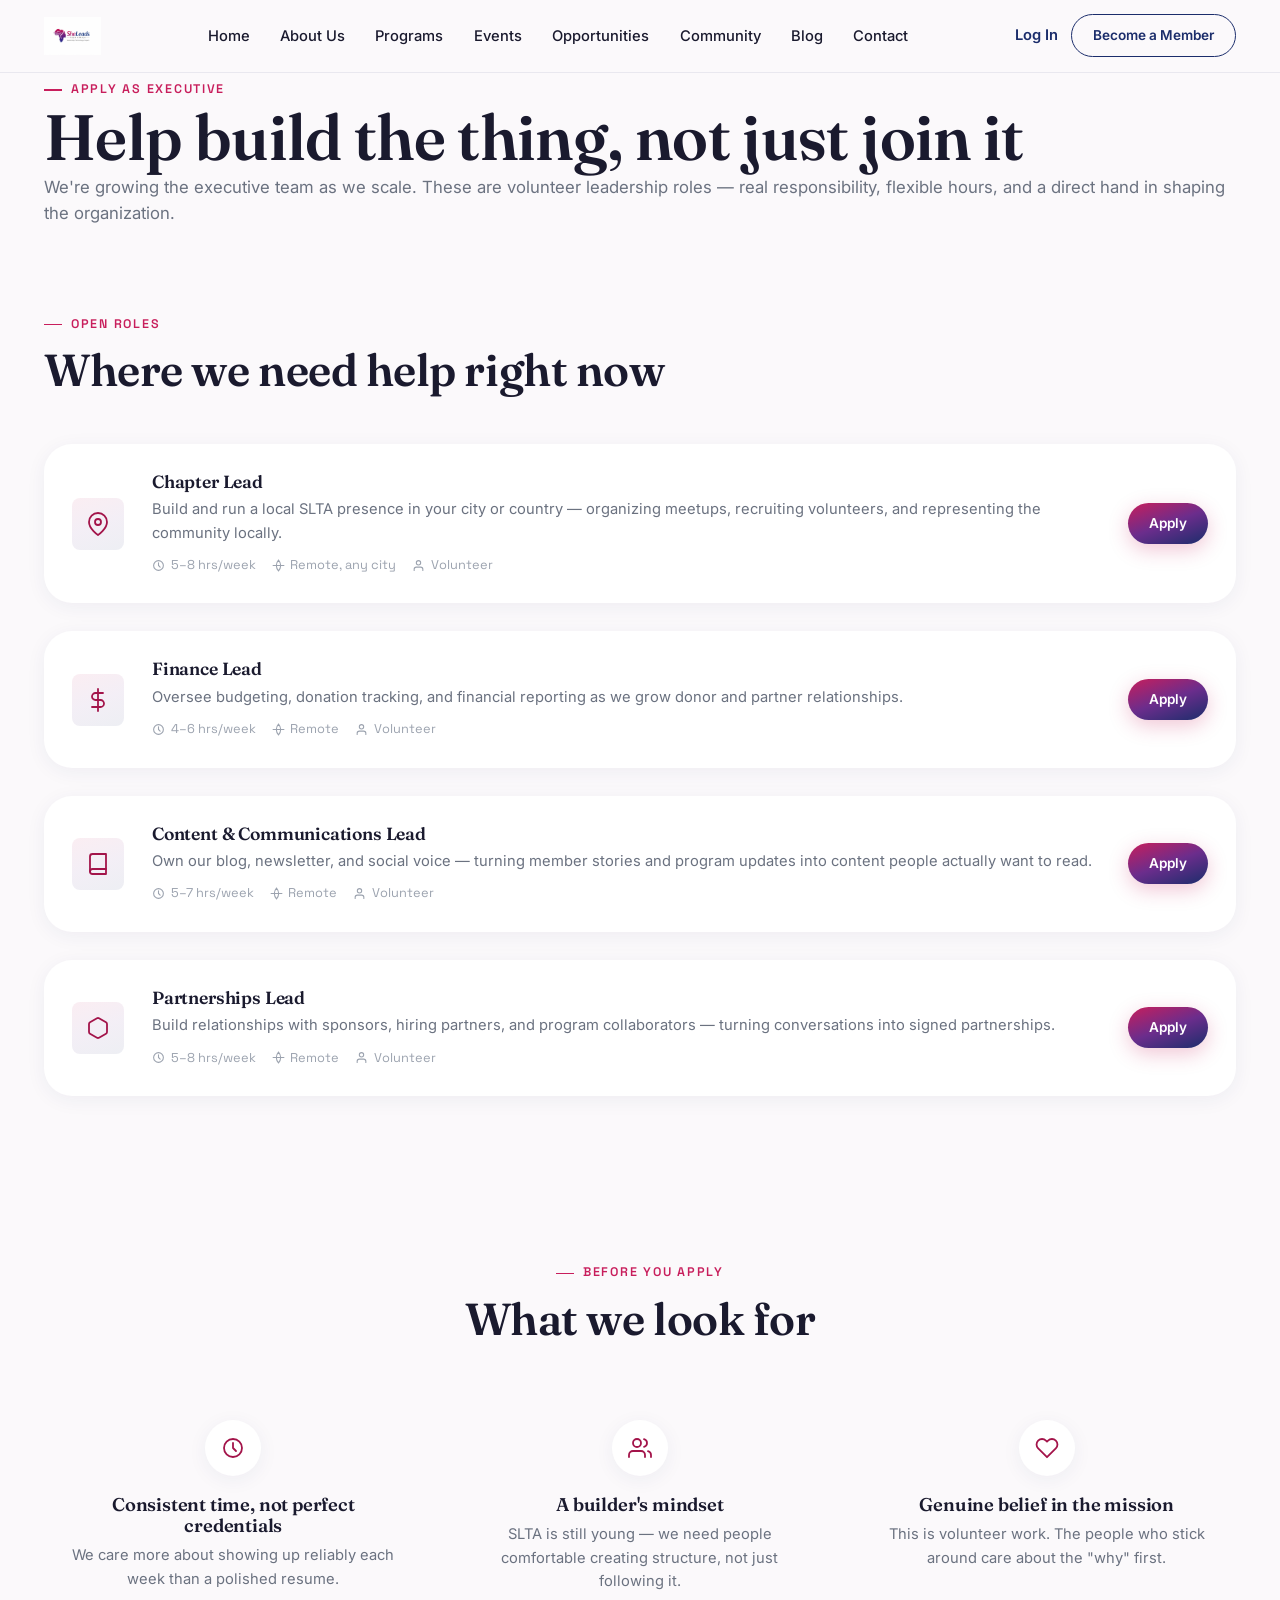
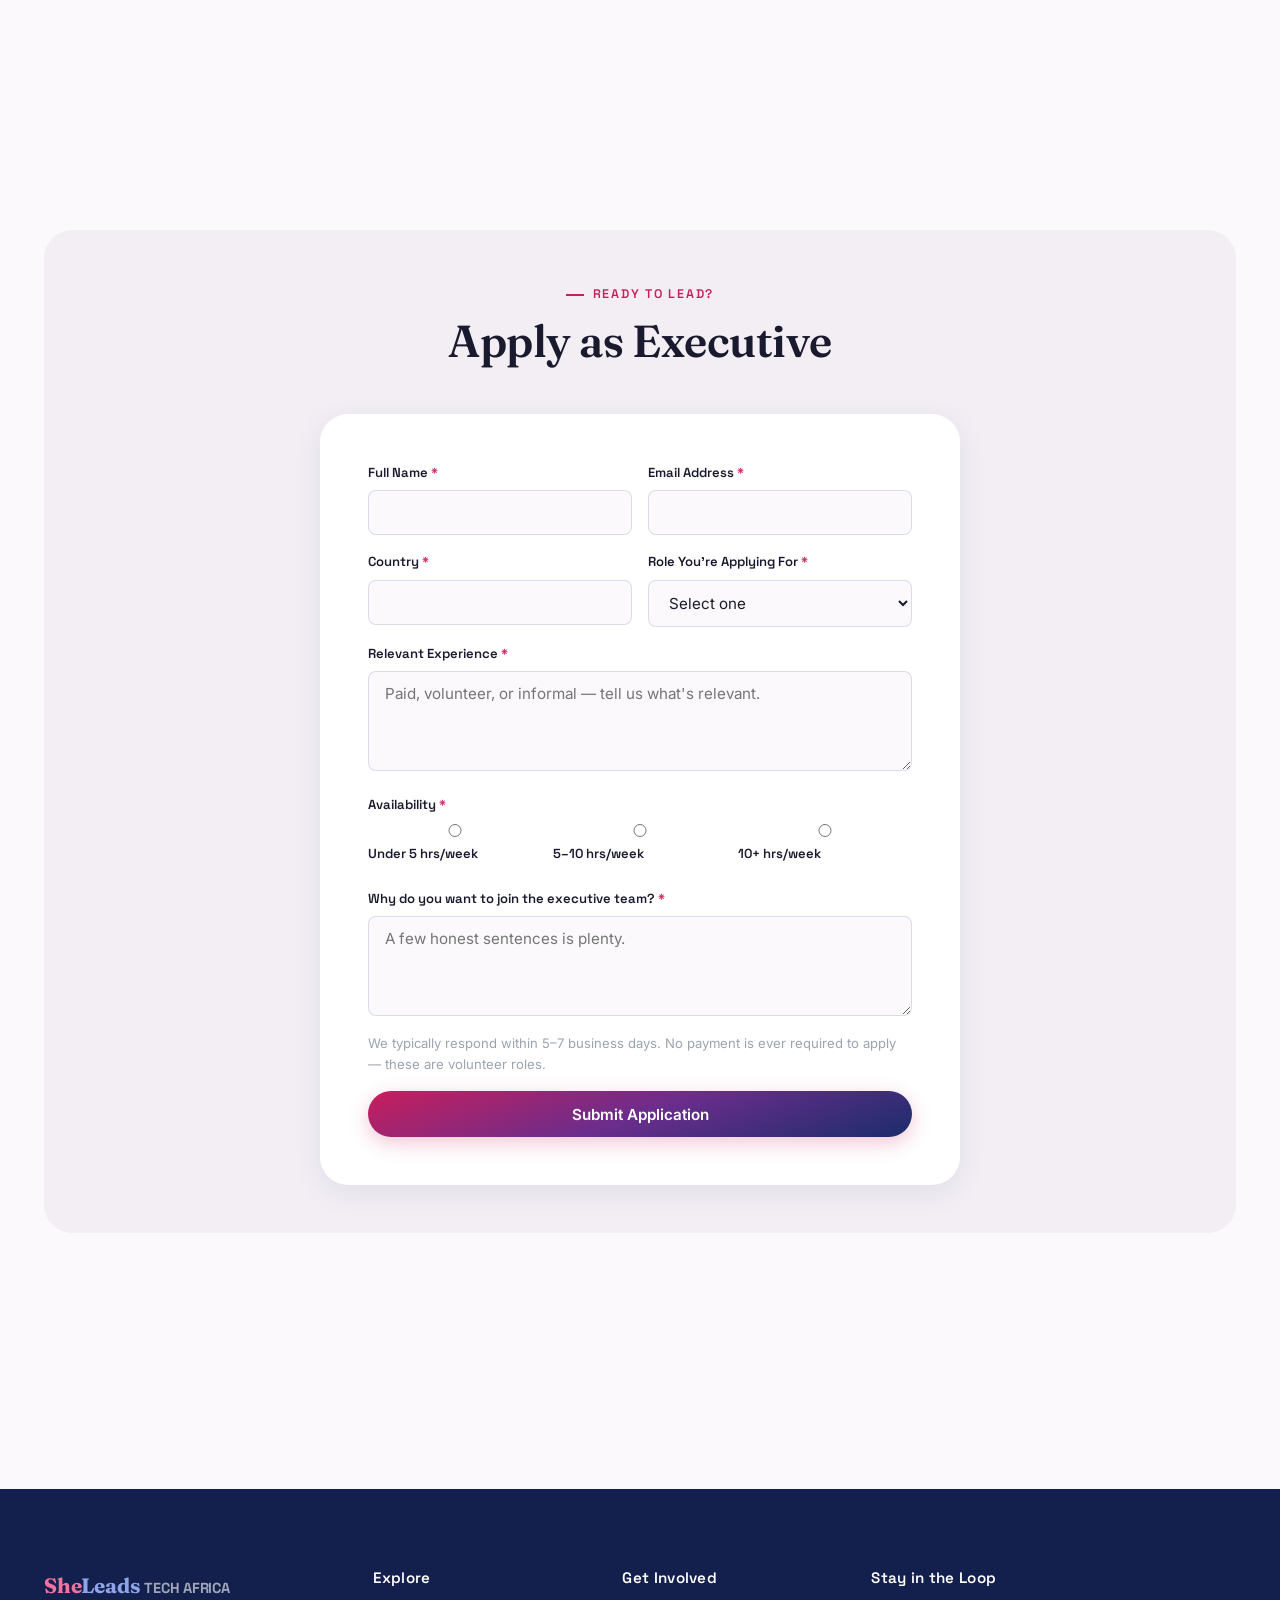
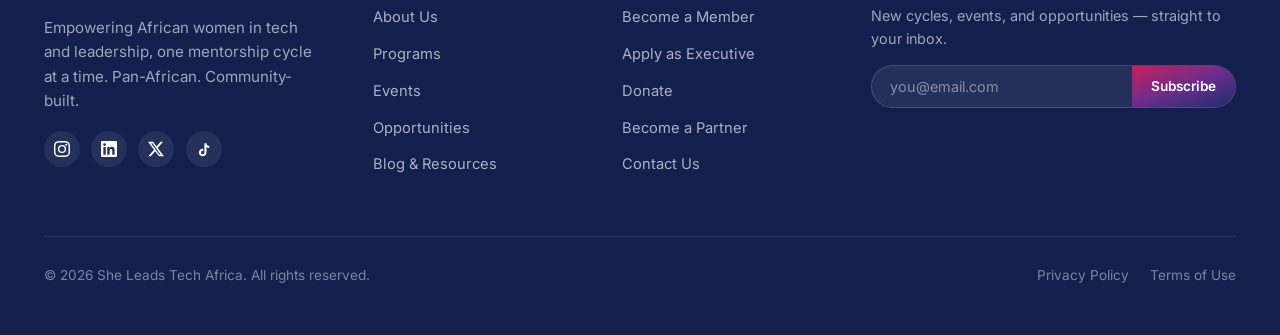
<file: pages/apply-executive.html>
<!DOCTYPE html>
<html lang="en">
<head>
  <meta charset="UTF-8">
  <meta name="viewport" content="width=device-width, initial-scale=1.0">
  <title>Apply as Executive | She Leads Tech Africa</title>
  <meta name="description" content="Join the She Leads Tech Africa executive team — open roles in chapter leadership, finance, and content, with flexible volunteer hours.">

  <meta property="og:title" content="Apply as Executive | She Leads Tech Africa">
  <meta property="og:description" content="Help shape strategy and lead a chapter or program area.">
  <meta property="og:type" content="website">

  <link rel="preconnect" href="https://fonts.googleapis.com">
  <link rel="stylesheet" href="../css/base.css">
  <link rel="stylesheet" href="../css/layout.css">
  <link rel="stylesheet" href="../css/programs.css">
  <link rel="stylesheet" href="../css/apply-executive.css">
</head>
<body>

  <a href="#main" class="skip-link">Skip to main content</a>

  <!-- ============ HEADER ============ -->
  <header class="site-header">
    <nav class="nav-wrap" aria-label="Main navigation">
      <a href="../index.html" class="brand">
        <img src="../images/logo-full.jpeg" alt="She Leads Tech Africa logo">
      </a>

      <ul class="nav-links">
        <li><a href="../index.html">Home</a></li>
        <li><a href="about.html">About Us</a></li>
        <li><a href="programs.html">Programs</a></li>
        <li><a href="events.html">Events</a></li>
        <li><a href="opportunities.html">Opportunities</a></li>
        <li><a href="community.html">Community</a></li>
        <li><a href="blog.html">Blog</a></li>
        <li><a href="contact.html">Contact</a></li>
        <li class="nav-actions-mobile-only"><a href="login.html">Log In</a></li>
        <li class="nav-actions-mobile-only"><a href="become-a-member.html">Become a Member</a></li>
      </ul>

      <div class="nav-actions">
        <a href="login.html" class="nav-login">Log In</a>
        <a href="become-a-member.html" class="btn btn-outline btn-sm">Become a Member</a>
      </div>

      <button class="nav-toggle" aria-label="Toggle navigation menu" aria-expanded="false">
        <span></span><span></span><span></span>
      </button>
    </nav>
  </header>

  <main id="main">

    <!-- ============ PAGE HERO ============ -->
    <section class="page-hero">
      <div class="container">
        <span class="eyebrow">Apply as Executive</span>
        <h1>Help build the thing, not just join it</h1>
        <p>We're growing the executive team as we scale. These are volunteer leadership roles — real responsibility, flexible hours, and a direct hand in shaping the organization.</p>
      </div>
    </section>

    <!-- ============ OPEN ROLES ============ -->
    <section class="section-tight" aria-labelledby="roles-heading">
      <div class="container">
        <div class="section-header">
          <span class="eyebrow">Open Roles</span>
          <h2 id="roles-heading">Where we need help right now</h2>
        </div>

        <div class="role-list">

          <div class="role-card">
            <div class="role-icon">
              <svg viewBox="0 0 24 24" fill="none" stroke-width="1.8" stroke-linecap="round" stroke-linejoin="round"><path d="M21 10c0 7-9 13-9 13s-9-6-9-13a9 9 0 0 1 18 0z"/><circle cx="12" cy="10" r="3"/></svg>
            </div>
            <div class="role-body">
              <h3>Chapter Lead</h3>
              <p>Build and run a local SLTA presence in your city or country — organizing meetups, recruiting volunteers, and representing the community locally.</p>
              <div class="role-meta-row">
                <span><svg viewBox="0 0 24 24" fill="none" stroke-width="2" stroke-linecap="round"><circle cx="12" cy="12" r="9"/><path d="M12 7v5l3 3"/></svg> 5–8 hrs/week</span>
                <span><svg viewBox="0 0 24 24" fill="none" stroke-width="2" stroke-linecap="round"><path d="M2 12h20"/><path d="M12 2a15.3 15.3 0 0 1 4 10 15.3 15.3 0 0 1-4 10 15.3 15.3 0 0 1-4-10 15.3 15.3 0 0 1 4-10z"/></svg> Remote, any city</span>
                <span><svg viewBox="0 0 24 24" fill="none" stroke-width="2" stroke-linecap="round"><path d="M20 21v-2a4 4 0 0 0-4-4H8a4 4 0 0 0-4 4v2"/><circle cx="12" cy="7" r="4"/></svg> Volunteer</span>
              </div>
            </div>
            <a href="#apply" class="btn btn-primary btn-sm" data-role-apply="chapter-lead">Apply</a>
          </div>

          <div class="role-card">
            <div class="role-icon">
              <svg viewBox="0 0 24 24" fill="none" stroke-width="1.8" stroke-linecap="round" stroke-linejoin="round"><path d="M12 1v22M17 5H9.5a3.5 3.5 0 0 0 0 7h5a3.5 3.5 0 0 1 0 7H6"/></svg>
            </div>
            <div class="role-body">
              <h3>Finance Lead</h3>
              <p>Oversee budgeting, donation tracking, and financial reporting as we grow donor and partner relationships.</p>
              <div class="role-meta-row">
                <span><svg viewBox="0 0 24 24" fill="none" stroke-width="2" stroke-linecap="round"><circle cx="12" cy="12" r="9"/><path d="M12 7v5l3 3"/></svg> 4–6 hrs/week</span>
                <span><svg viewBox="0 0 24 24" fill="none" stroke-width="2" stroke-linecap="round"><path d="M2 12h20"/><path d="M12 2a15.3 15.3 0 0 1 4 10 15.3 15.3 0 0 1-4 10 15.3 15.3 0 0 1-4-10 15.3 15.3 0 0 1 4-10z"/></svg> Remote</span>
                <span><svg viewBox="0 0 24 24" fill="none" stroke-width="2" stroke-linecap="round"><path d="M20 21v-2a4 4 0 0 0-4-4H8a4 4 0 0 0-4 4v2"/><circle cx="12" cy="7" r="4"/></svg> Volunteer</span>
              </div>
            </div>
            <a href="#apply" class="btn btn-primary btn-sm" data-role-apply="finance-lead">Apply</a>
          </div>

          <div class="role-card">
            <div class="role-icon">
              <svg viewBox="0 0 24 24" fill="none" stroke-width="1.8" stroke-linecap="round" stroke-linejoin="round"><path d="M4 19.5A2.5 2.5 0 0 1 6.5 17H20"/><path d="M6.5 2H20v20H6.5A2.5 2.5 0 0 1 4 19.5v-15A2.5 2.5 0 0 1 6.5 2z"/></svg>
            </div>
            <div class="role-body">
              <h3>Content &amp; Communications Lead</h3>
              <p>Own our blog, newsletter, and social voice — turning member stories and program updates into content people actually want to read.</p>
              <div class="role-meta-row">
                <span><svg viewBox="0 0 24 24" fill="none" stroke-width="2" stroke-linecap="round"><circle cx="12" cy="12" r="9"/><path d="M12 7v5l3 3"/></svg> 5–7 hrs/week</span>
                <span><svg viewBox="0 0 24 24" fill="none" stroke-width="2" stroke-linecap="round"><path d="M2 12h20"/><path d="M12 2a15.3 15.3 0 0 1 4 10 15.3 15.3 0 0 1-4 10 15.3 15.3 0 0 1-4-10 15.3 15.3 0 0 1 4-10z"/></svg> Remote</span>
                <span><svg viewBox="0 0 24 24" fill="none" stroke-width="2" stroke-linecap="round"><path d="M20 21v-2a4 4 0 0 0-4-4H8a4 4 0 0 0-4 4v2"/><circle cx="12" cy="7" r="4"/></svg> Volunteer</span>
              </div>
            </div>
            <a href="#apply" class="btn btn-primary btn-sm" data-role-apply="content-lead">Apply</a>
          </div>

          <div class="role-card">
            <div class="role-icon">
              <svg viewBox="0 0 24 24" fill="none" stroke-width="1.8" stroke-linecap="round" stroke-linejoin="round"><path d="M21 16V8a2 2 0 0 0-1-1.73l-7-4a2 2 0 0 0-2 0l-7 4A2 2 0 0 0 3 8v8a2 2 0 0 0 1 1.73l7 4a2 2 0 0 0 2 0l7-4A2 2 0 0 0 21 16z"/></svg>
            </div>
            <div class="role-body">
              <h3>Partnerships Lead</h3>
              <p>Build relationships with sponsors, hiring partners, and program collaborators — turning conversations into signed partnerships.</p>
              <div class="role-meta-row">
                <span><svg viewBox="0 0 24 24" fill="none" stroke-width="2" stroke-linecap="round"><circle cx="12" cy="12" r="9"/><path d="M12 7v5l3 3"/></svg> 5–8 hrs/week</span>
                <span><svg viewBox="0 0 24 24" fill="none" stroke-width="2" stroke-linecap="round"><path d="M2 12h20"/><path d="M12 2a15.3 15.3 0 0 1 4 10 15.3 15.3 0 0 1-4 10 15.3 15.3 0 0 1-4-10 15.3 15.3 0 0 1 4-10z"/></svg> Remote</span>
                <span><svg viewBox="0 0 24 24" fill="none" stroke-width="2" stroke-linecap="round"><path d="M20 21v-2a4 4 0 0 0-4-4H8a4 4 0 0 0-4 4v2"/><circle cx="12" cy="7" r="4"/></svg> Volunteer</span>
              </div>
            </div>
            <a href="#apply" class="btn btn-primary btn-sm" data-role-apply="partnerships-lead">Apply</a>
          </div>

        </div>
      </div>
    </section>

    <!-- ============ WHAT WE LOOK FOR ============ -->
    <section class="section-tight" aria-labelledby="expect-heading">
      <div class="container">
        <div class="section-header center">
          <span class="eyebrow" style="justify-content:center;">Before You Apply</span>
          <h2 id="expect-heading">What we look for</h2>
        </div>
        <div class="expect-grid">
          <div class="expect-item">
            <div class="expect-icon">
              <svg viewBox="0 0 24 24" fill="none" stroke-width="1.8" stroke-linecap="round" stroke-linejoin="round"><circle cx="12" cy="12" r="9"/><path d="M12 7v5l3 3"/></svg>
            </div>
            <h4>Consistent time, not perfect credentials</h4>
            <p>We care more about showing up reliably each week than a polished resume.</p>
          </div>
          <div class="expect-item">
            <div class="expect-icon">
              <svg viewBox="0 0 24 24" fill="none" stroke-width="1.8" stroke-linecap="round" stroke-linejoin="round"><path d="M17 21v-2a4 4 0 0 0-4-4H5a4 4 0 0 0-4 4v2"/><circle cx="9" cy="7" r="4"/><path d="M23 21v-2a4 4 0 0 0-3-3.87"/><path d="M16 3.13a4 4 0 0 1 0 7.75"/></svg>
            </div>
            <h4>A builder's mindset</h4>
            <p>SLTA is still young — we need people comfortable creating structure, not just following it.</p>
          </div>
          <div class="expect-item">
            <div class="expect-icon">
              <svg viewBox="0 0 24 24" fill="none" stroke-width="1.8" stroke-linecap="round" stroke-linejoin="round"><path d="M20.84 4.61a5.5 5.5 0 0 0-7.78 0L12 5.67l-1.06-1.06a5.5 5.5 0 0 0-7.78 7.78l1.06 1.06L12 21.23l7.78-7.78 1.06-1.06a5.5 5.5 0 0 0 0-7.78z"/></svg>
            </div>
            <h4>Genuine belief in the mission</h4>
            <p>This is volunteer work. The people who stick around care about the "why" first.</p>
          </div>
        </div>
      </div>
    </section>

    <!-- ============ APPLICATION FORM ============ -->
    <section class="section" id="apply">
      <div class="container">
        <div class="exec-apply-section">
          <div class="section-header center">
            <span class="eyebrow" style="justify-content:center;">Ready to Lead?</span>
            <h2 id="exec-apply-anchor">Apply as Executive</h2>
          </div>

          <div class="exec-form-card">
            <form id="exec-apply-form" novalidate>
              <div class="form-row">
                <div class="form-group">
                  <label for="exec-name">Full Name <span class="required">*</span></label>
                  <input type="text" id="exec-name" name="exec-name" required autocomplete="name">
                </div>
                <div class="form-group">
                  <label for="exec-email">Email Address <span class="required">*</span></label>
                  <input type="email" id="exec-email" name="exec-email" required autocomplete="email">
                </div>
              </div>

              <div class="form-row">
                <div class="form-group">
                  <label for="exec-country">Country <span class="required">*</span></label>
                  <input type="text" id="exec-country" name="exec-country" required autocomplete="country-name">
                </div>
                <div class="form-group">
                  <label for="exec-role-select">Role You're Applying For <span class="required">*</span></label>
                  <select id="exec-role-select" name="exec-role-select" required>
                    <option value="" disabled selected>Select one</option>
                    <option value="chapter-lead">Chapter Lead</option>
                    <option value="finance-lead">Finance Lead</option>
                    <option value="content-lead">Content &amp; Communications Lead</option>
                    <option value="partnerships-lead">Partnerships Lead</option>
                    <option value="not-sure">Not sure yet</option>
                  </select>
                </div>
              </div>

              <div class="form-group">
                <label for="exec-experience">Relevant Experience <span class="required">*</span></label>
                <textarea id="exec-experience" name="exec-experience" required placeholder="Paid, volunteer, or informal — tell us what's relevant."></textarea>
              </div>

              <div class="form-group">
                <label>Availability <span class="required">*</span></label>
                <div class="availability-grid" role="radiogroup" aria-label="Weekly availability">
                  <label class="radio-pill"><input type="radio" name="availability" value="under-5" required><span>Under 5 hrs/week</span></label>
                  <label class="radio-pill"><input type="radio" name="availability" value="5-10"><span>5–10 hrs/week</span></label>
                  <label class="radio-pill"><input type="radio" name="availability" value="10-plus"><span>10+ hrs/week</span></label>
                </div>
              </div>

              <div class="form-group">
                <label for="exec-motivation">Why do you want to join the executive team? <span class="required">*</span></label>
                <textarea id="exec-motivation" name="exec-motivation" required placeholder="A few honest sentences is plenty."></textarea>
              </div>

              <p class="form-note">We typically respond within 5–7 business days. No payment is ever required to apply — these are volunteer roles.</p>

              <button type="submit" class="btn btn-primary" style="width:100%;">Submit Application</button>
            </form>

            <div class="exec-success" tabindex="-1">
              <div class="exec-success-icon">
                <svg viewBox="0 0 24 24" fill="none" stroke-width="2" stroke-linecap="round" stroke-linejoin="round"><path d="M20 6L9 17l-5-5"/></svg>
              </div>
              <h3 style="text-align:center;">Application received! 🎉</h3>
              <p style="text-align:center;">Thanks for stepping up. Our team will review your application and reach out within 5–7 business days.</p>
            </div>
          </div>
        </div>
      </div>
    </section>

  </main>

  <!-- ============ FOOTER ============ -->
  <footer class="site-footer">
    <div class="container">
      <div class="footer-grid">
        <div class="footer-brand">
          <div class="brand-fallback"><span class="she">She</span><span class="leads">Leads</span> <span class="tech">TECH AFRICA</span></div>
          <p>Empowering African women in tech and leadership, one mentorship cycle at a time. Pan-African. Community-built.</p>
          <div class="footer-social" aria-label="Social media links">
            <a href="#" aria-label="Instagram"><svg viewBox="0 0 24 24"><path d="M12 2.16c3.2 0 3.58.01 4.85.07 3.25.15 4.77 1.69 4.92 4.92.06 1.27.07 1.65.07 4.85s-.01 3.58-.07 4.85c-.15 3.23-1.66 4.77-4.92 4.92-1.27.06-1.65.07-4.85.07s-3.58-.01-4.85-.07c-3.26-.15-4.77-1.7-4.92-4.92-.06-1.27-.07-1.65-.07-4.85s.01-3.58.07-4.85C2.38 3.85 3.9 2.3 7.15 2.16c1.27-.06 1.65-.07 4.85-.07zM12 0C8.74 0 8.33.01 7.05.07 2.7.27.27 2.7.07 7.05.01 8.33 0 8.74 0 12s.01 3.67.07 4.95c.2 4.35 2.62 6.78 6.98 6.98C8.33 23.99 8.74 24 12 24s3.67-.01 4.95-.07c4.35-.2 6.78-2.62 6.98-6.98.06-1.28.07-1.69.07-4.95s-.01-3.67-.07-4.95C23.73 2.7 21.3.27 16.95.07 15.67.01 15.26 0 12 0zm0 5.84A6.16 6.16 0 1 0 18.16 12 6.16 6.16 0 0 0 12 5.84zM12 16a4 4 0 1 1 0-8 4 4 0 0 1 0 8zm6.4-11.85a1.44 1.44 0 1 0 1.44 1.44 1.44 1.44 0 0 0-1.44-1.44z"/></svg></a>
            <a href="#" aria-label="LinkedIn"><svg viewBox="0 0 24 24"><path d="M20.45 20.45h-3.55v-5.57c0-1.33-.03-3.04-1.85-3.04-1.85 0-2.14 1.45-2.14 2.94v5.67H9.36V9h3.41v1.56h.05c.48-.9 1.64-1.85 3.37-1.85 3.6 0 4.27 2.37 4.27 5.45v6.29zM5.34 7.43a2.06 2.06 0 1 1 0-4.13 2.06 2.06 0 0 1 0 4.13zM7.12 20.45H3.56V9h3.56v11.45zM22.22 0H1.77C.79 0 0 .77 0 1.73v20.54C0 23.23.79 24 1.77 24h20.45c.98 0 1.78-.77 1.78-1.73V1.73C24 .77 23.2 0 22.22 0z"/></svg></a>
            <a href="#" aria-label="X (Twitter)"><svg viewBox="0 0 24 24"><path d="M18.9 1.15h3.68l-8.04 9.19L24 22.85h-7.4l-5.8-7.58-6.64 7.58H.47l8.6-9.83L0 1.15h7.59l5.24 6.93zM17.08 20.6h2.03L6.83 3.28h-2.2z"/></svg></a>
            <a href="#" aria-label="TikTok"><svg viewBox="0 0 24 24"><path d="M16.6 5.82a4.07 4.07 0 0 1-.92-2.63h-3.07v14.13a2.5 2.5 0 1 1-1.77-2.39V11.7a5.66 5.66 0 1 0 4.84 5.6V9.04a7.1 7.1 0 0 0 4.13 1.32V7.3a4.07 4.07 0 0 1-3.21-1.48z"/></svg></a>
          </div>
        </div>

        <div class="footer-col">
          <h4>Explore</h4>
          <ul>
            <li><a href="about.html">About Us</a></li>
            <li><a href="programs.html">Programs</a></li>
            <li><a href="events.html">Events</a></li>
            <li><a href="opportunities.html">Opportunities</a></li>
            <li><a href="blog.html">Blog &amp; Resources</a></li>
          </ul>
        </div>

        <div class="footer-col">
          <h4>Get Involved</h4>
          <ul>
            <li><a href="become-a-member.html">Become a Member</a></li>
            <li><a href="apply-executive.html">Apply as Executive</a></li>
            <li><a href="donate.html">Donate</a></li>
            <li><a href="become-a-partner.html">Become a Partner</a></li>
            <li><a href="contact.html">Contact Us</a></li>
          </ul>
        </div>

        <div class="footer-col footer-newsletter">
          <h4>Stay in the Loop</h4>
          <p style="color:rgba(255,255,255,0.6); font-size:0.9rem;">New cycles, events, and opportunities — straight to your inbox.</p>
          <form>
            <label for="footer-newsletter-email" class="sr-only" style="position:absolute; left:-9999px;">Email address</label>
            <input type="email" id="footer-newsletter-email" placeholder="you@email.com" required>
            <button type="submit">Subscribe</button>
          </form>
        </div>
      </div>

      <div class="footer-bottom">
        <span>© 2026 She Leads Tech Africa. All rights reserved.</span>
        <div class="footer-legal">
          <a href="#">Privacy Policy</a>
          <a href="#">Terms of Use</a>
        </div>
      </div>
    </div>
  </footer>

  <script src="../js/main.js"></script>
</body>
</html>
</file>
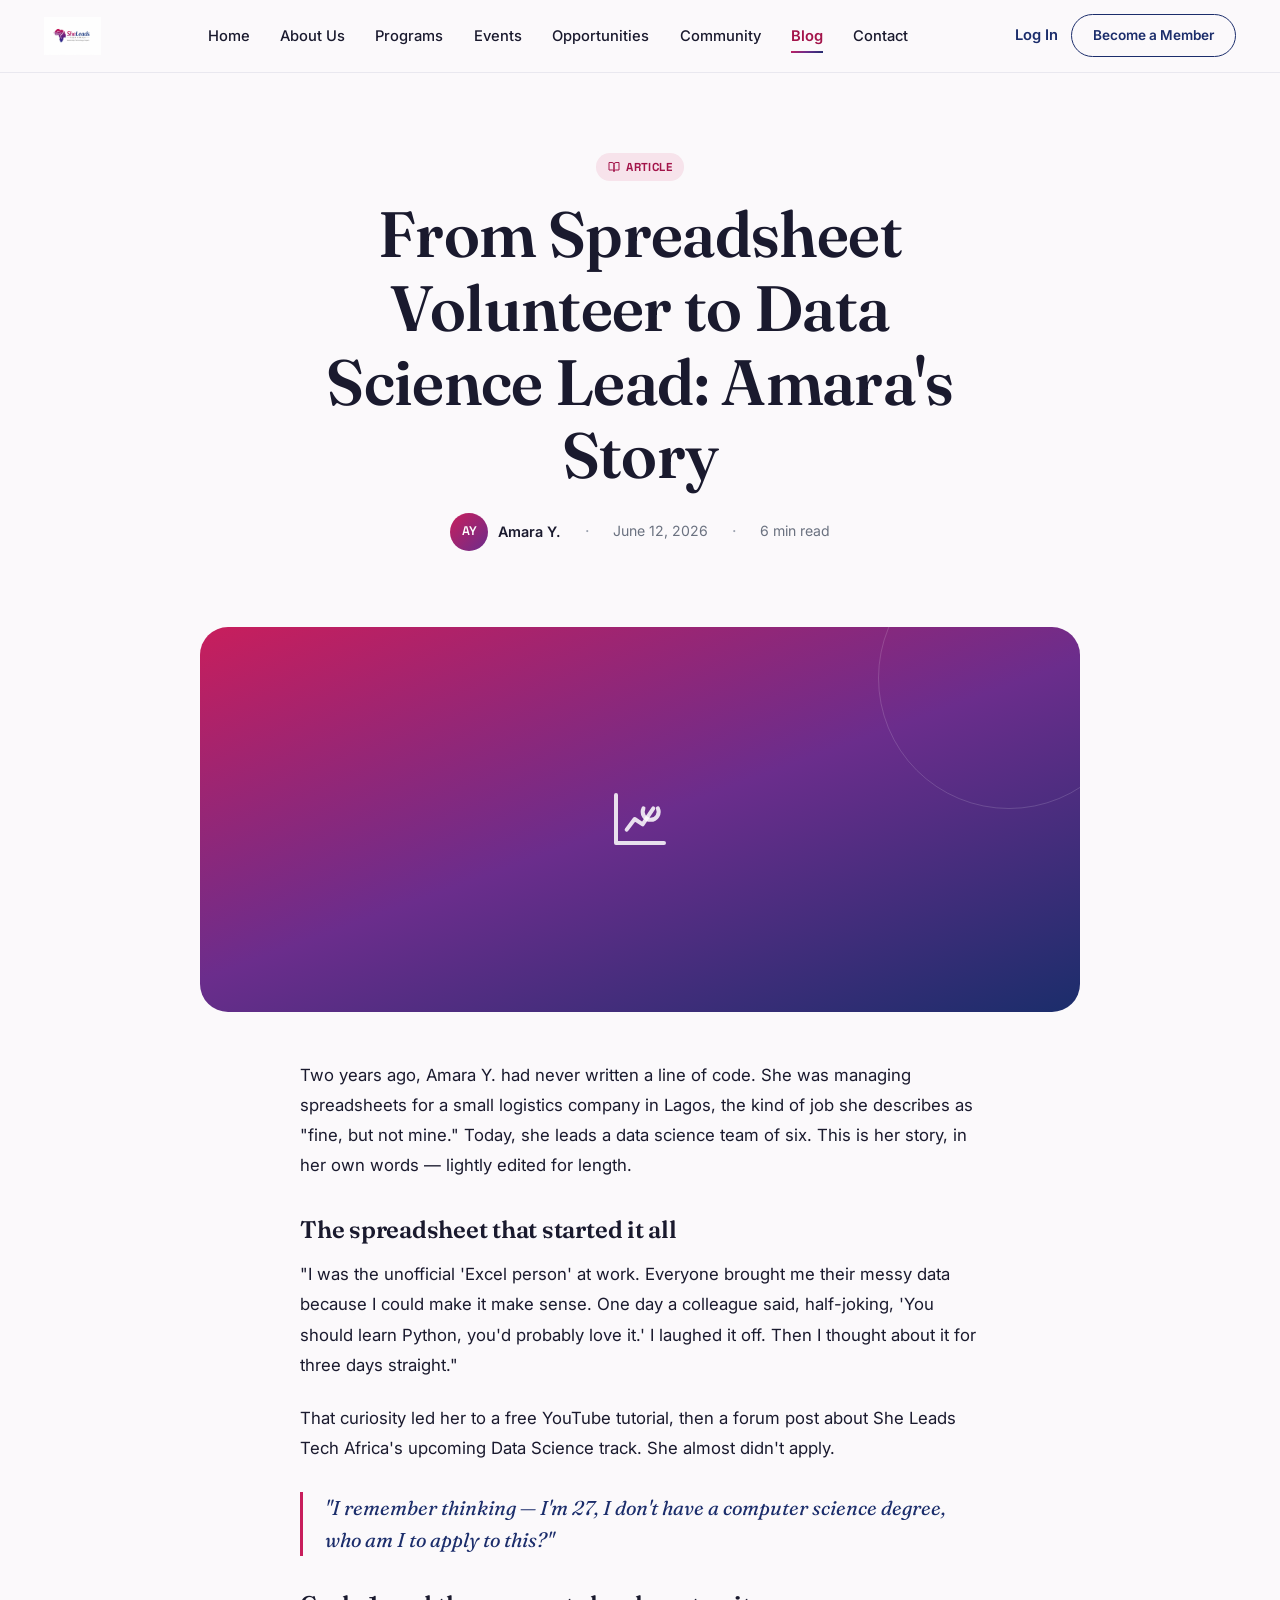
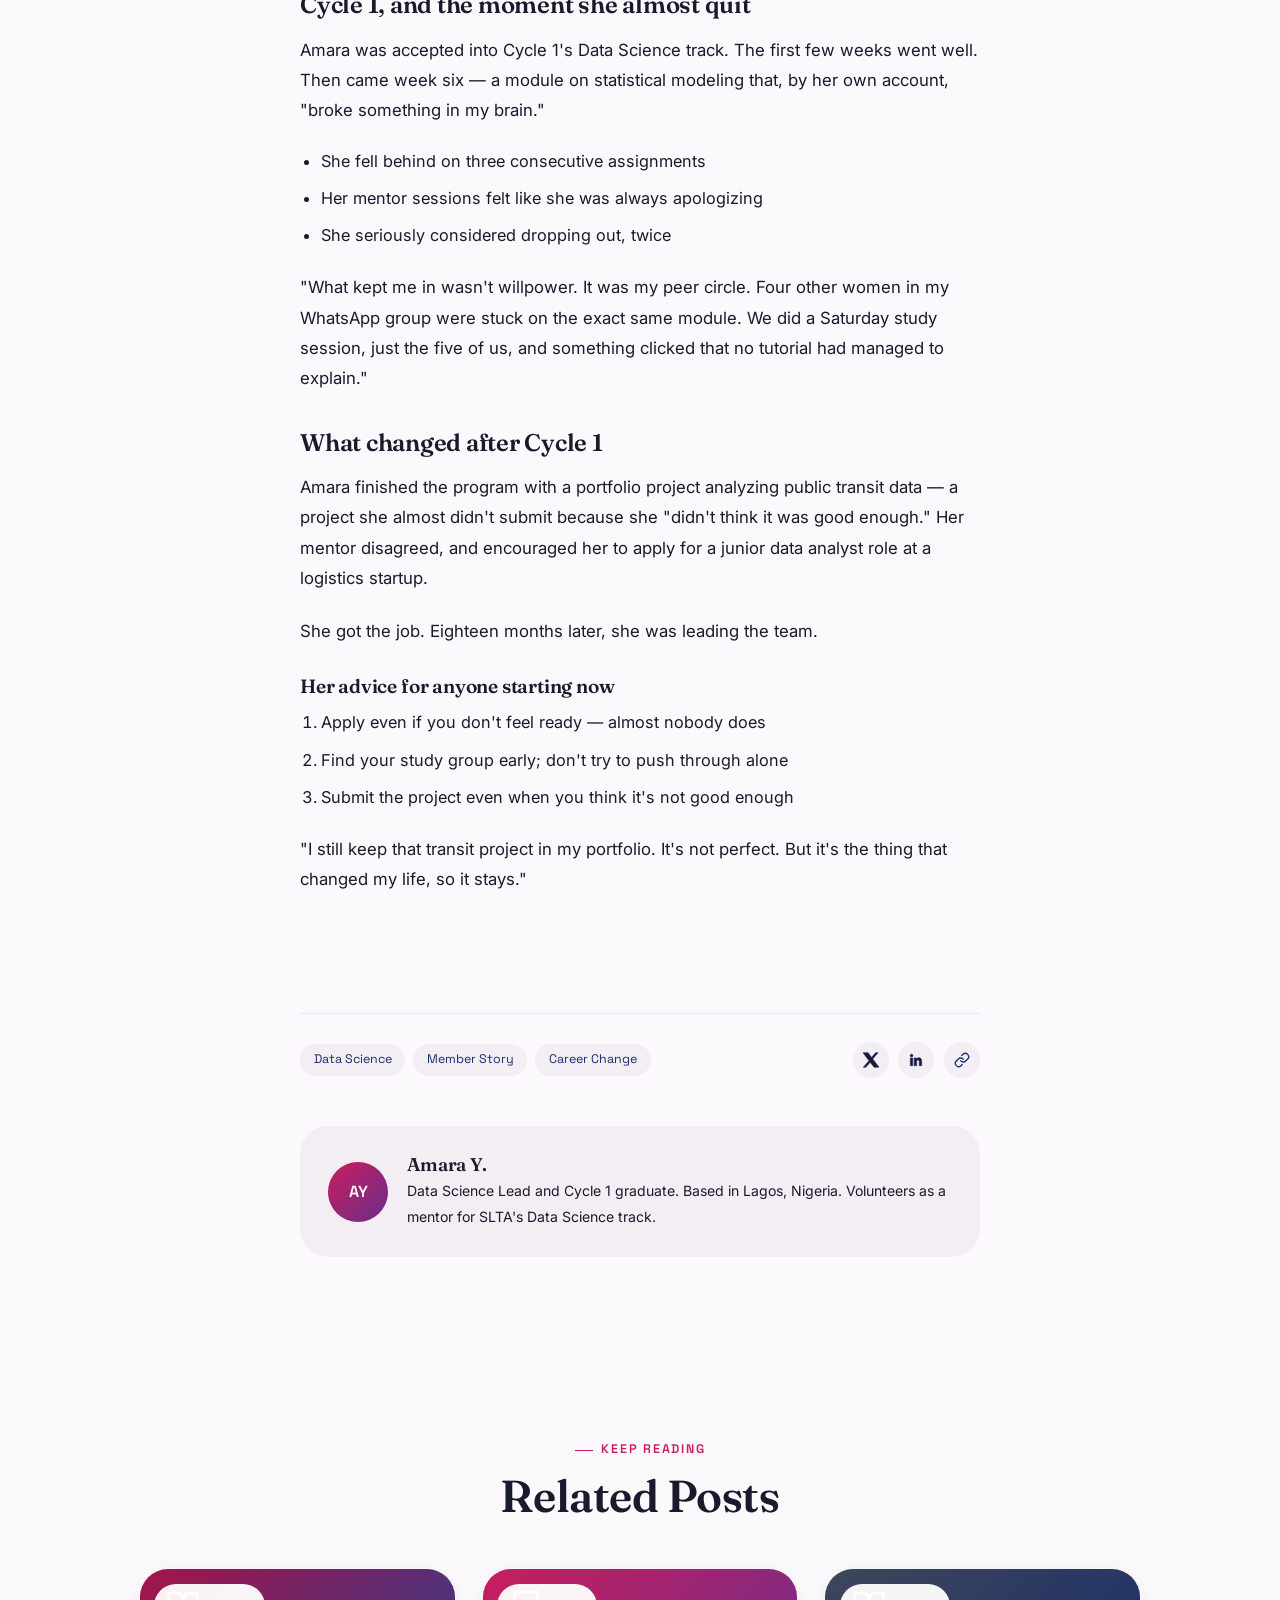
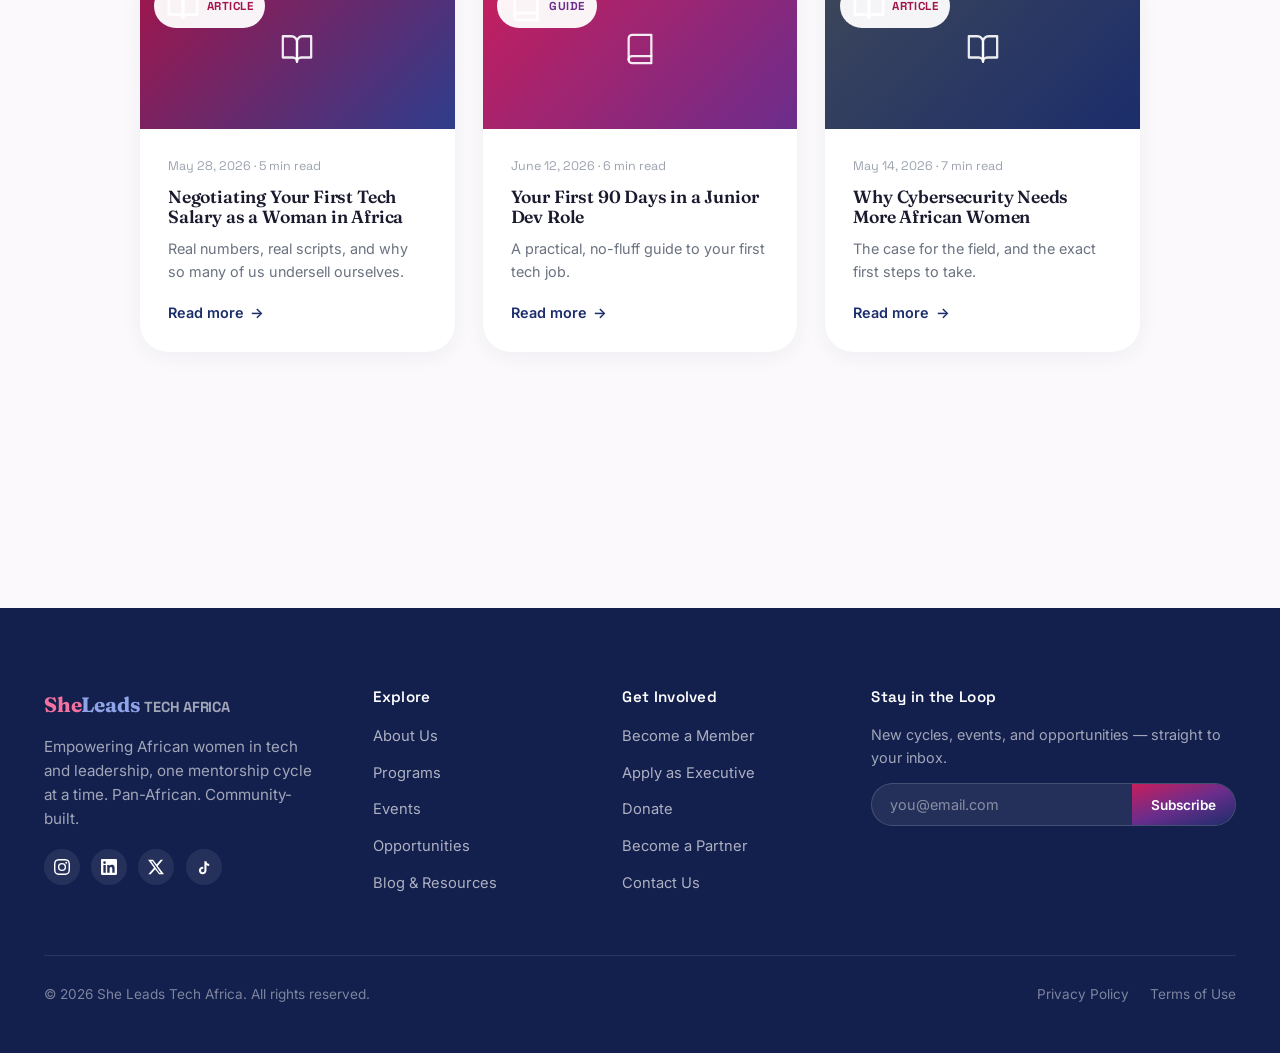
<file: pages/article.html>
<!DOCTYPE html>
<html lang="en">
<head>
  <meta charset="UTF-8">
  <meta name="viewport" content="width=device-width, initial-scale=1.0">
  <title>From Spreadsheet Volunteer to Data Science Lead: Amara's Story | She Leads Tech Africa</title>
  <meta name="description" content="Two years ago, Amara had never written a line of code. Today she leads a data team of six. Here's her unfiltered story.">

  <meta property="og:title" content="From Spreadsheet Volunteer to Data Science Lead: Amara's Story">
  <meta property="og:description" content="The unfiltered story of what changed — and what almost made her quit twice.">
  <meta property="og:type" content="article">

  <link rel="preconnect" href="https://fonts.googleapis.com">
  <link rel="stylesheet" href="../css/base.css">
  <link rel="stylesheet" href="../css/layout.css">
  <link rel="stylesheet" href="../css/blog.css">
  <link rel="stylesheet" href="../css/article.css">
</head>
<body>

  <a href="#main" class="skip-link">Skip to main content</a>

  <!-- ============ HEADER ============ -->
  <header class="site-header">
    <nav class="nav-wrap" aria-label="Main navigation">
      <a href="../index.html" class="brand">
        <img src="../images/logo-full.jpeg" alt="She Leads Tech Africa logo">
      </a>

      <ul class="nav-links">
        <li><a href="../index.html">Home</a></li>
        <li><a href="about.html">About Us</a></li>
        <li><a href="programs.html">Programs</a></li>
        <li><a href="events.html">Events</a></li>
        <li><a href="opportunities.html">Opportunities</a></li>
        <li><a href="community.html">Community</a></li>
        <li><a href="blog.html" class="active">Blog</a></li>
        <li><a href="contact.html">Contact</a></li>
        <li class="nav-actions-mobile-only"><a href="login.html">Log In</a></li>
        <li class="nav-actions-mobile-only"><a href="become-a-member.html">Become a Member</a></li>
      </ul>

      <div class="nav-actions">
        <a href="login.html" class="nav-login">Log In</a>
        <a href="become-a-member.html" class="btn btn-outline btn-sm">Become a Member</a>
      </div>

      <button class="nav-toggle" aria-label="Toggle navigation menu" aria-expanded="false">
        <span></span><span></span><span></span>
      </button>
    </nav>
  </header>

  <main id="main">

    <div class="container">
      <!-- ============ ARTICLE HEADER ============ -->
      <header class="article-header">
        <span class="post-type-badge article"><svg viewBox="0 0 24 24" fill="none" stroke="currentColor" stroke-width="2"><path d="M2 3h6a4 4 0 0 1 4 4v14a3 3 0 0 0-3-3H2z"/><path d="M22 3h-6a4 4 0 0 0-4 4v14a3 3 0 0 1 3-3h7z"/></svg> Article</span>
        <h1>From Spreadsheet Volunteer to Data Science Lead: Amara's Story</h1>
        <div class="article-meta-row">
          <div class="article-author">
            <div class="article-author-avatar">AY</div>
            <span class="article-author-name">Amara Y.</span>
          </div>
          <span class="divider">·</span>
          <span class="meta-item">June 12, 2026</span>
          <span class="divider">·</span>
          <span class="meta-item">6 min read</span>
        </div>
      </header>

      <!-- ============ FEATURED VISUAL ============ -->
      <div class="article-hero-visual">
        <svg viewBox="0 0 24 24" fill="none" stroke-width="1.5" stroke-linecap="round" stroke-linejoin="round"><path d="M3 3v18h18"/><path d="M18.7 8a3 3 0 1 1-5.4 0"/><path d="M7 16l3-4 3 2 4-6"/></svg>
      </div>

      <!-- ============ ARTICLE BODY ============ -->
      <article class="article-body">
        <p>Two years ago, Amara Y. had never written a line of code. She was managing spreadsheets for a small logistics company in Lagos, the kind of job she describes as "fine, but not mine." Today, she leads a data science team of six. This is her story, in her own words — lightly edited for length.</p>

        <h2>The spreadsheet that started it all</h2>
        <p>"I was the unofficial 'Excel person' at work. Everyone brought me their messy data because I could make it make sense. One day a colleague said, half-joking, 'You should learn Python, you'd probably love it.' I laughed it off. Then I thought about it for three days straight."</p>

        <p>That curiosity led her to a free YouTube tutorial, then a forum post about She Leads Tech Africa's upcoming Data Science track. She almost didn't apply.</p>

        <div class="article-pullquote">"I remember thinking — I'm 27, I don't have a computer science degree, who am I to apply to this?"</div>

        <h2>Cycle 1, and the moment she almost quit</h2>
        <p>Amara was accepted into Cycle 1's Data Science track. The first few weeks went well. Then came week six — a module on statistical modeling that, by her own account, "broke something in my brain."</p>

        <ul>
          <li>She fell behind on three consecutive assignments</li>
          <li>Her mentor sessions felt like she was always apologizing</li>
          <li>She seriously considered dropping out, twice</li>
        </ul>

        <p>"What kept me in wasn't willpower. It was my peer circle. Four other women in my WhatsApp group were stuck on the exact same module. We did a Saturday study session, just the five of us, and something clicked that no tutorial had managed to explain."</p>

        <h2>What changed after Cycle 1</h2>
        <p>Amara finished the program with a portfolio project analyzing public transit data — a project she almost didn't submit because she "didn't think it was good enough." Her mentor disagreed, and encouraged her to apply for a junior data analyst role at a logistics startup.</p>

        <p>She got the job. Eighteen months later, she was leading the team.</p>

        <h3>Her advice for anyone starting now</h3>
        <ol>
          <li>Apply even if you don't feel ready — almost nobody does</li>
          <li>Find your study group early; don't try to push through alone</li>
          <li>Submit the project even when you think it's not good enough</li>
        </ol>

        <p>"I still keep that transit project in my portfolio. It's not perfect. But it's the thing that changed my life, so it stays."</p>
      </article>

      <!-- ============ TAGS / SHARE ============ -->
      <div class="article-body">
        <div class="article-footer-row">
          <div class="article-tags">
            <span class="article-tag">Data Science</span>
            <span class="article-tag">Member Story</span>
            <span class="article-tag">Career Change</span>
          </div>
          <div class="article-share" aria-label="Share this article">
            <a href="#" aria-label="Share on X"><svg viewBox="0 0 24 24" fill="none"><path d="M18.9 1.15h3.68l-8.04 9.19L24 22.85h-7.4l-5.8-7.58-6.64 7.58H.47l8.6-9.83L0 1.15h7.59l5.24 6.93z" fill="currentColor"/></svg></a>
            <a href="#" aria-label="Share on LinkedIn"><svg viewBox="0 0 24 24" fill="none"><path d="M20.45 20.45h-3.55v-5.57c0-1.33-.03-3.04-1.85-3.04-1.85 0-2.14 1.45-2.14 2.94v5.67H9.36V9h3.41v1.56h.05c.48-.9 1.64-1.85 3.37-1.85 3.6 0 4.27 2.37 4.27 5.45v6.29zM5.34 7.43a2.06 2.06 0 1 1 0-4.13 2.06 2.06 0 0 1 0 4.13zM7.12 20.45H3.56V9h3.56v11.45z" fill="currentColor"/></svg></a>
            <a href="#" aria-label="Copy link"><svg viewBox="0 0 24 24" fill="none" stroke="currentColor" stroke-width="2" stroke-linecap="round" stroke-linejoin="round"><path d="M10 13a5 5 0 0 0 7.54.54l3-3a5 5 0 0 0-7.07-7.07l-1.72 1.71"/><path d="M14 11a5 5 0 0 0-7.54-.54l-3 3a5 5 0 0 0 7.07 7.07l1.71-1.71"/></svg></a>
          </div>
        </div>

        <!-- ============ AUTHOR BOX ============ -->
        <div class="author-box">
          <div class="author-box-avatar">AY</div>
          <div>
            <h4>Amara Y.</h4>
            <p>Data Science Lead and Cycle 1 graduate. Based in Lagos, Nigeria. Volunteers as a mentor for SLTA's Data Science track.</p>
          </div>
        </div>
      </div>
    </div>

    <!-- ============ RELATED POSTS ============ -->
    <section class="section">
      <div class="container">
        <div class="section-header center">
          <span class="eyebrow" style="justify-content:center;">Keep Reading</span>
          <h2>Related Posts</h2>
        </div>
        <div class="related-posts-grid">
          <a href="article.html" class="post-card" style="text-decoration:none;">
            <div class="post-card-thumb t3">
              <span class="post-type-badge article"><svg viewBox="0 0 24 24" fill="none" stroke="currentColor" stroke-width="2"><path d="M2 3h6a4 4 0 0 1 4 4v14a3 3 0 0 0-3-3H2z"/><path d="M22 3h-6a4 4 0 0 0-4 4v14a3 3 0 0 1 3-3h7z"/></svg> Article</span>
              <svg viewBox="0 0 24 24" fill="none" stroke-width="1.6" stroke-linecap="round" stroke-linejoin="round"><path d="M2 3h6a4 4 0 0 1 4 4v14a3 3 0 0 0-3-3H2z"/><path d="M22 3h-6a4 4 0 0 0-4 4v14a3 3 0 0 1 3-3h7z"/></svg>
            </div>
            <div class="post-card-body">
              <span class="post-card-meta">May 28, 2026 · 5 min read</span>
              <h3>Negotiating Your First Tech Salary as a Woman in Africa</h3>
              <p>Real numbers, real scripts, and why so many of us undersell ourselves.</p>
              <span class="post-card-link">Read more</span>
            </div>
          </a>
          <a href="article.html" class="post-card" style="text-decoration:none;">
            <div class="post-card-thumb t1">
              <span class="post-type-badge guide"><svg viewBox="0 0 24 24" fill="none" stroke="currentColor" stroke-width="2"><path d="M4 19.5A2.5 2.5 0 0 1 6.5 17H20"/><path d="M6.5 2H20v20H6.5A2.5 2.5 0 0 1 4 19.5v-15A2.5 2.5 0 0 1 6.5 2z"/></svg> Guide</span>
              <svg viewBox="0 0 24 24" fill="none" stroke-width="1.6" stroke-linecap="round" stroke-linejoin="round"><path d="M4 19.5A2.5 2.5 0 0 1 6.5 17H20"/><path d="M6.5 2H20v20H6.5A2.5 2.5 0 0 1 4 19.5v-15A2.5 2.5 0 0 1 6.5 2z"/></svg>
            </div>
            <div class="post-card-body">
              <span class="post-card-meta">June 12, 2026 · 6 min read</span>
              <h3>Your First 90 Days in a Junior Dev Role</h3>
              <p>A practical, no-fluff guide to your first tech job.</p>
              <span class="post-card-link">Read more</span>
            </div>
          </a>
          <a href="article.html" class="post-card" style="text-decoration:none;">
            <div class="post-card-thumb t5">
              <span class="post-type-badge article"><svg viewBox="0 0 24 24" fill="none" stroke="currentColor" stroke-width="2"><path d="M2 3h6a4 4 0 0 1 4 4v14a3 3 0 0 0-3-3H2z"/><path d="M22 3h-6a4 4 0 0 0-4 4v14a3 3 0 0 1 3-3h7z"/></svg> Article</span>
              <svg viewBox="0 0 24 24" fill="none" stroke-width="1.6" stroke-linecap="round" stroke-linejoin="round"><path d="M2 3h6a4 4 0 0 1 4 4v14a3 3 0 0 0-3-3H2z"/><path d="M22 3h-6a4 4 0 0 0-4 4v14a3 3 0 0 1 3-3h7z"/></svg>
            </div>
            <div class="post-card-body">
              <span class="post-card-meta">May 14, 2026 · 7 min read</span>
              <h3>Why Cybersecurity Needs More African Women</h3>
              <p>The case for the field, and the exact first steps to take.</p>
              <span class="post-card-link">Read more</span>
            </div>
          </a>
        </div>
      </div>
    </section>

  </main>

  <!-- ============ FOOTER ============ -->
  <footer class="site-footer">
    <div class="container">
      <div class="footer-grid">
        <div class="footer-brand">
          <div class="brand-fallback"><span class="she">She</span><span class="leads">Leads</span> <span class="tech">TECH AFRICA</span></div>
          <p>Empowering African women in tech and leadership, one mentorship cycle at a time. Pan-African. Community-built.</p>
          <div class="footer-social" aria-label="Social media links">
            <a href="#" aria-label="Instagram"><svg viewBox="0 0 24 24"><path d="M12 2.16c3.2 0 3.58.01 4.85.07 3.25.15 4.77 1.69 4.92 4.92.06 1.27.07 1.65.07 4.85s-.01 3.58-.07 4.85c-.15 3.23-1.66 4.77-4.92 4.92-1.27.06-1.65.07-4.85.07s-3.58-.01-4.85-.07c-3.26-.15-4.77-1.7-4.92-4.92-.06-1.27-.07-1.65-.07-4.85s.01-3.58.07-4.85C2.38 3.85 3.9 2.3 7.15 2.16c1.27-.06 1.65-.07 4.85-.07zM12 0C8.74 0 8.33.01 7.05.07 2.7.27.27 2.7.07 7.05.01 8.33 0 8.74 0 12s.01 3.67.07 4.95c.2 4.35 2.62 6.78 6.98 6.98C8.33 23.99 8.74 24 12 24s3.67-.01 4.95-.07c4.35-.2 6.78-2.62 6.98-6.98.06-1.28.07-1.69.07-4.95s-.01-3.67-.07-4.95C23.73 2.7 21.3.27 16.95.07 15.67.01 15.26 0 12 0zm0 5.84A6.16 6.16 0 1 0 18.16 12 6.16 6.16 0 0 0 12 5.84zM12 16a4 4 0 1 1 0-8 4 4 0 0 1 0 8zm6.4-11.85a1.44 1.44 0 1 0 1.44 1.44 1.44 1.44 0 0 0-1.44-1.44z"/></svg></a>
            <a href="#" aria-label="LinkedIn"><svg viewBox="0 0 24 24"><path d="M20.45 20.45h-3.55v-5.57c0-1.33-.03-3.04-1.85-3.04-1.85 0-2.14 1.45-2.14 2.94v5.67H9.36V9h3.41v1.56h.05c.48-.9 1.64-1.85 3.37-1.85 3.6 0 4.27 2.37 4.27 5.45v6.29zM5.34 7.43a2.06 2.06 0 1 1 0-4.13 2.06 2.06 0 0 1 0 4.13zM7.12 20.45H3.56V9h3.56v11.45zM22.22 0H1.77C.79 0 0 .77 0 1.73v20.54C0 23.23.79 24 1.77 24h20.45c.98 0 1.78-.77 1.78-1.73V1.73C24 .77 23.2 0 22.22 0z"/></svg></a>
            <a href="#" aria-label="X (Twitter)"><svg viewBox="0 0 24 24"><path d="M18.9 1.15h3.68l-8.04 9.19L24 22.85h-7.4l-5.8-7.58-6.64 7.58H.47l8.6-9.83L0 1.15h7.59l5.24 6.93zM17.08 20.6h2.03L6.83 3.28h-2.2z"/></svg></a>
            <a href="#" aria-label="TikTok"><svg viewBox="0 0 24 24"><path d="M16.6 5.82a4.07 4.07 0 0 1-.92-2.63h-3.07v14.13a2.5 2.5 0 1 1-1.77-2.39V11.7a5.66 5.66 0 1 0 4.84 5.6V9.04a7.1 7.1 0 0 0 4.13 1.32V7.3a4.07 4.07 0 0 1-3.21-1.48z"/></svg></a>
          </div>
        </div>

        <div class="footer-col">
          <h4>Explore</h4>
          <ul>
            <li><a href="about.html">About Us</a></li>
            <li><a href="programs.html">Programs</a></li>
            <li><a href="events.html">Events</a></li>
            <li><a href="opportunities.html">Opportunities</a></li>
            <li><a href="blog.html">Blog &amp; Resources</a></li>
          </ul>
        </div>

        <div class="footer-col">
          <h4>Get Involved</h4>
          <ul>
            <li><a href="become-a-member.html">Become a Member</a></li>
            <li><a href="apply-executive.html">Apply as Executive</a></li>
            <li><a href="donate.html">Donate</a></li>
            <li><a href="become-a-partner.html">Become a Partner</a></li>
            <li><a href="contact.html">Contact Us</a></li>
          </ul>
        </div>

        <div class="footer-col footer-newsletter">
          <h4>Stay in the Loop</h4>
          <p style="color:rgba(255,255,255,0.6); font-size:0.9rem;">New cycles, events, and opportunities — straight to your inbox.</p>
          <form>
            <label for="footer-newsletter-email" class="sr-only" style="position:absolute; left:-9999px;">Email address</label>
            <input type="email" id="footer-newsletter-email" placeholder="you@email.com" required>
            <button type="submit">Subscribe</button>
          </form>
        </div>
      </div>

      <div class="footer-bottom">
        <span>© 2026 She Leads Tech Africa. All rights reserved.</span>
        <div class="footer-legal">
          <a href="#">Privacy Policy</a>
          <a href="#">Terms of Use</a>
        </div>
      </div>
    </div>
  </footer>

  <script src="../js/main.js"></script>
</body>
</html>
</file>
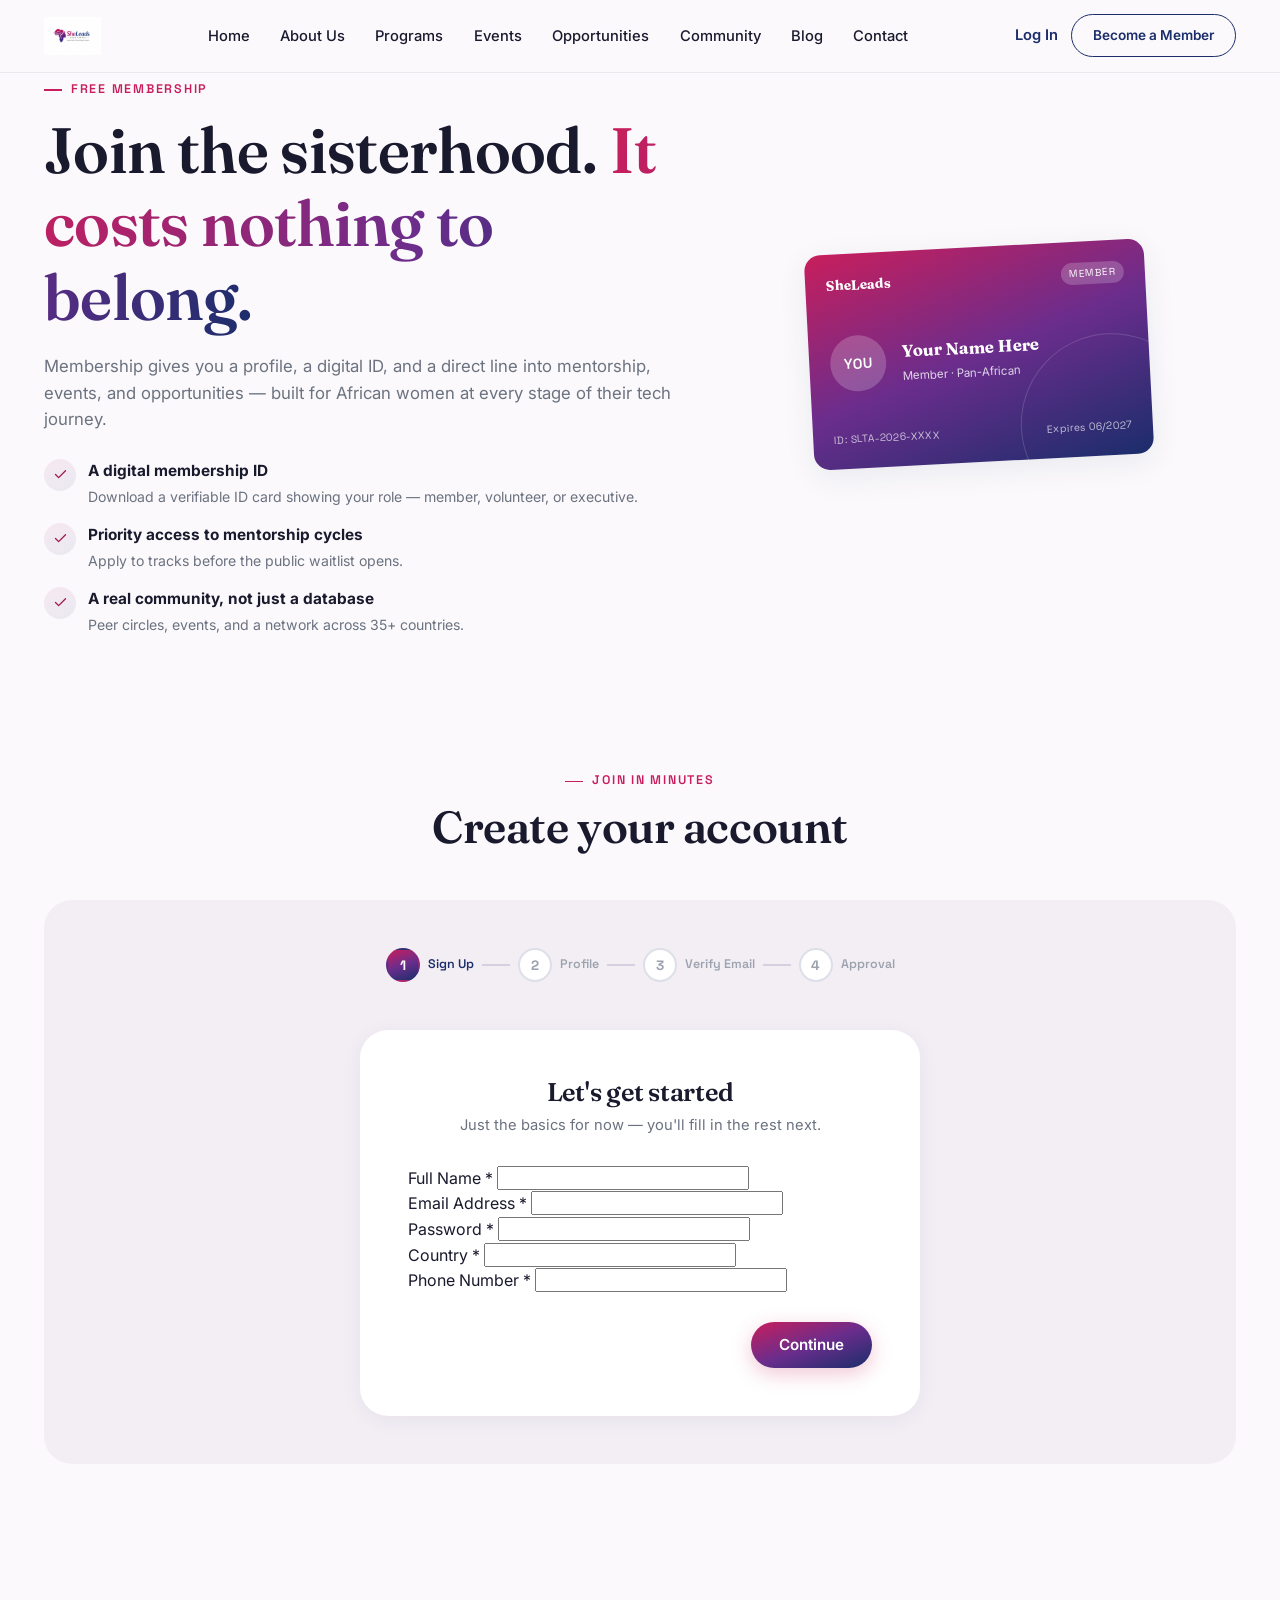
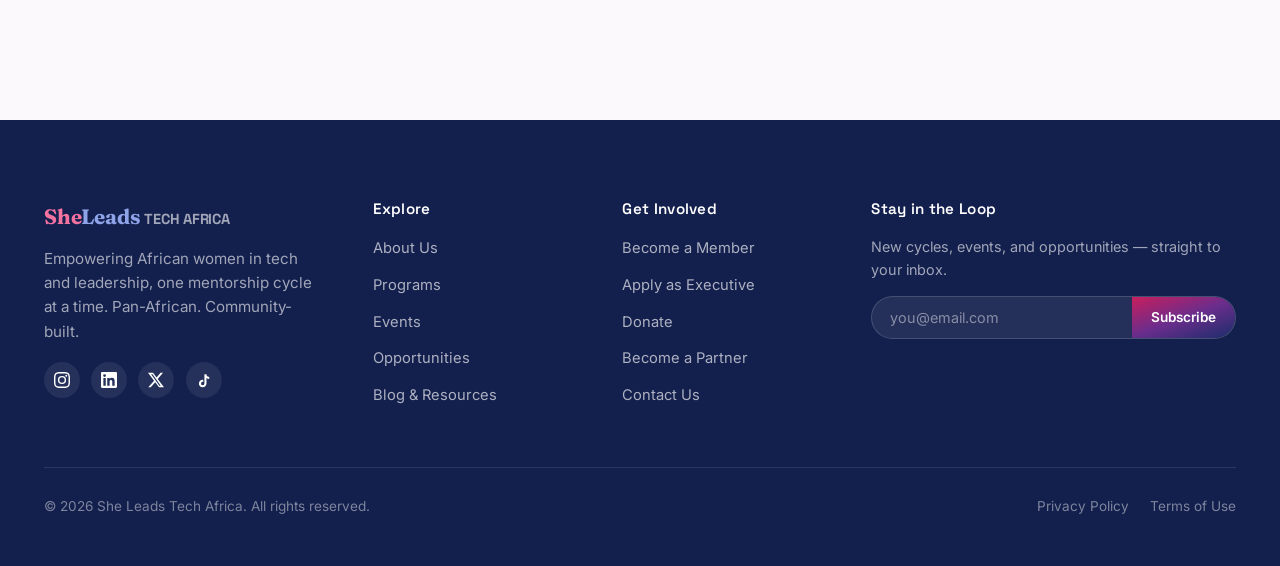
<file: pages/become-a-member.html>
<!DOCTYPE html>
<html lang="en">
<head>
  <meta charset="UTF-8">
  <meta name="viewport" content="width=device-width, initial-scale=1.0">
  <title>Become a Member | She Leads Tech Africa</title>
  <meta name="description" content="Join She Leads Tech Africa — sign up, complete your profile, and become part of a pan-African community of women in tech.">

  <meta property="og:title" content="Become a Member | She Leads Tech Africa">
  <meta property="og:description" content="Join a pan-African community of women in tech. Free membership, real mentorship.">
  <meta property="og:type" content="website">

  <link rel="preconnect" href="https://fonts.googleapis.com">
  <link rel="stylesheet" href="../css/base.css">
  <link rel="stylesheet" href="../css/layout.css">
  <link rel="stylesheet" href="../css/become-a-member.css">
</head>
<body>

  <a href="#main" class="skip-link">Skip to main content</a>

  <!-- ============ HEADER ============ -->
  <header class="site-header">
    <nav class="nav-wrap" aria-label="Main navigation">
      <a href="../index.html" class="brand">
        <img src="../images/logo-full.jpeg" alt="She Leads Tech Africa logo">
      </a>

      <ul class="nav-links">
        <li><a href="../index.html">Home</a></li>
        <li><a href="about.html">About Us</a></li>
        <li><a href="programs.html">Programs</a></li>
        <li><a href="events.html">Events</a></li>
        <li><a href="opportunities.html">Opportunities</a></li>
        <li><a href="community.html">Community</a></li>
        <li><a href="blog.html">Blog</a></li>
        <li><a href="contact.html">Contact</a></li>
        <li class="nav-actions-mobile-only"><a href="login.html">Log In</a></li>
        <li class="nav-actions-mobile-only"><a href="become-a-member.html" class="active">Become a Member</a></li>
      </ul>

      <div class="nav-actions">
        <a href="login.html" class="nav-login">Log In</a>
        <a href="become-a-member.html" class="btn btn-outline btn-sm">Become a Member</a>
      </div>

      <button class="nav-toggle" aria-label="Toggle navigation menu" aria-expanded="false">
        <span></span><span></span><span></span>
      </button>
    </nav>
  </header>

  <main id="main">

    <!-- ============ MEMBERSHIP BENEFITS HERO ============ -->
    <section class="hero">
      <div class="container member-hero">
        <div>
          <span class="eyebrow">Free Membership</span>
          <h1>Join the sisterhood. <span class="text-gradient">It costs nothing to belong.</span></h1>
          <p>Membership gives you a profile, a digital ID, and a direct line into mentorship, events, and opportunities — built for African women at every stage of their tech journey.</p>

          <div class="member-hero-list">
            <div class="member-hero-item">
              <div class="member-hero-item-icon">
                <svg viewBox="0 0 24 24" fill="none" stroke-width="2" stroke-linecap="round" stroke-linejoin="round"><path d="M20 6L9 17l-5-5"/></svg>
              </div>
              <div>
                <strong>A digital membership ID</strong>
                <p>Download a verifiable ID card showing your role — member, volunteer, or executive.</p>
              </div>
            </div>
            <div class="member-hero-item">
              <div class="member-hero-item-icon">
                <svg viewBox="0 0 24 24" fill="none" stroke-width="2" stroke-linecap="round" stroke-linejoin="round"><path d="M20 6L9 17l-5-5"/></svg>
              </div>
              <div>
                <strong>Priority access to mentorship cycles</strong>
                <p>Apply to tracks before the public waitlist opens.</p>
              </div>
            </div>
            <div class="member-hero-item">
              <div class="member-hero-item-icon">
                <svg viewBox="0 0 24 24" fill="none" stroke-width="2" stroke-linecap="round" stroke-linejoin="round"><path d="M20 6L9 17l-5-5"/></svg>
              </div>
              <div>
                <strong>A real community, not just a database</strong>
                <p>Peer circles, events, and a network across 35+ countries.</p>
              </div>
            </div>
          </div>
        </div>

        <div class="member-hero-visual">
          <div class="id-card-mock">
            <div class="id-card-mock-top">
              <span class="id-card-mock-logo">SheLeads</span>
              <span class="id-card-mock-badge">MEMBER</span>
            </div>
            <div class="id-card-mock-body">
              <div class="id-card-mock-photo">YOU</div>
              <div>
                <div class="id-card-mock-name">Your Name Here</div>
                <div class="id-card-mock-role">Member · Pan-African</div>
              </div>
            </div>
            <div class="id-card-mock-footer">
              <span>ID: SLTA-2026-XXXX</span>
              <span>Expires 06/2027</span>
            </div>
          </div>
        </div>
      </div>
    </section>

    <!-- ============ SIGNUP FLOW ============ -->
    <section class="section" id="signup" aria-labelledby="signup-heading">
      <div class="container">
        <div class="section-header center">
          <span class="eyebrow" style="justify-content:center;">Join in Minutes</span>
          <h2 id="signup-heading">Create your account</h2>
        </div>

        <div class="flow-section">

          <!-- Stepper -->
          <div class="flow-stepper" role="list" aria-label="Signup progress">
            <div class="flow-step-dot">
              <div class="flow-step-circle active">1</div>
              <span class="flow-step-label active">Sign Up</span>
            </div>
            <div class="flow-step-connector"></div>
            <div class="flow-step-dot">
              <div class="flow-step-circle">2</div>
              <span class="flow-step-label">Profile</span>
            </div>
            <div class="flow-step-connector"></div>
            <div class="flow-step-dot">
              <div class="flow-step-circle">3</div>
              <span class="flow-step-label">Verify Email</span>
            </div>
            <div class="flow-step-connector"></div>
            <div class="flow-step-dot">
              <div class="flow-step-circle">4</div>
              <span class="flow-step-label">Approval</span>
            </div>
          </div>

          <div class="flow-card">

            <!-- STEP 1: SIGN UP -->
            <div class="flow-panel active">
              <div class="flow-panel-head">
                <h3>Let's get started</h3>
                <p>Just the basics for now — you'll fill in the rest next.</p>
              </div>
              <form novalidate>
                <div class="form-group">
                  <label for="su-name">Full Name <span class="required">*</span></label>
                  <input type="text" id="su-name" name="su-name" required autocomplete="name">
                </div>
                <div class="form-group">
                  <label for="su-email">Email Address <span class="required">*</span></label>
                  <input type="email" id="su-email" name="su-email" required autocomplete="email">
                </div>
                <div class="form-row">
                  <div class="form-group">
                    <label for="su-password">Password <span class="required">*</span></label>
                    <input type="password" id="su-password" name="su-password" required minlength="8" autocomplete="new-password">
                  </div>
                  <div class="form-group">
                    <label for="su-country">Country <span class="required">*</span></label>
                    <input type="text" id="su-country" name="su-country" required autocomplete="country-name">
                  </div>
                </div>
                <div class="form-group">
                  <label for="su-phone">Phone Number <span class="required">*</span></label>
                  <input type="tel" id="su-phone" name="su-phone" required autocomplete="tel">
                </div>
              </form>
              <div class="flow-nav-row" style="justify-content:flex-end;">
                <button type="button" class="btn btn-primary" data-flow-next>Continue</button>
              </div>
            </div>

            <!-- STEP 2: COMPLETE PROFILE -->
            <div class="flow-panel">
              <div class="flow-panel-head">
                <h3>Tell us a bit more about you</h3>
                <p>This helps us match you with the right mentors and opportunities.</p>
              </div>
              <form novalidate>
                <div class="form-group">
                  <label>Profile Photo</label>
                  <div class="photo-upload-mock">
                    <label class="photo-upload-circle" for="profile-photo-input">
                      <svg viewBox="0 0 24 24" fill="none" stroke-width="1.8" stroke-linecap="round" stroke-linejoin="round"><path d="M23 19a2 2 0 0 1-2 2H3a2 2 0 0 1-2-2V8a2 2 0 0 1 2-2h4l2-3h6l2 3h4a2 2 0 0 1 2 2z"/><circle cx="12" cy="13" r="4"/></svg>
                    </label>
                    <input type="file" id="profile-photo-input" accept="image/*" style="position:absolute; opacity:0; width:1px; height:1px;">
                    <div class="photo-upload-text">
                      <strong>Upload a clear photo</strong>
                      <span>Used on your membership ID. Optional for now.</span>
                    </div>
                  </div>
                </div>

                <div class="form-row">
                  <div class="form-group">
                    <label for="su-dob">Date of Birth <span class="required">*</span></label>
                    <input type="date" id="su-dob" name="su-dob" required>
                  </div>
                  <div class="form-group">
                    <label for="su-gender">Gender <span class="required">*</span></label>
                    <select id="su-gender" name="su-gender" required>
                      <option value="" disabled selected>Select one</option>
                      <option value="female">Female</option>
                      <option value="male">Male</option>
                      <option value="prefer-not">Prefer not to say</option>
                    </select>
                  </div>
                </div>

                <div class="form-group">
                  <label>Area of Interest <span class="required">*</span></label>
                  <div class="checkbox-group" role="radiogroup" aria-label="Area of interest">
                    <label class="radio-pill"><input type="radio" name="interest" value="web-dev" required><span>Web Development</span></label>
                    <label class="radio-pill"><input type="radio" name="interest" value="ui-ux"><span>UI / UX Design</span></label>
                    <label class="radio-pill"><input type="radio" name="interest" value="graphic-design"><span>Graphic Design</span></label>
                    <label class="radio-pill"><input type="radio" name="interest" value="data-science"><span>Data Science</span></label>
                    <label class="radio-pill"><input type="radio" name="interest" value="cybersecurity"><span>Cybersecurity</span></label>
                    <label class="radio-pill"><input type="radio" name="interest" value="social-media"><span>Social Media Mgmt</span></label>
                    <label class="radio-pill"><input type="radio" name="interest" value="other"><span>Other</span></label>
                  </div>
                </div>

                <div class="form-group">
                  <label for="su-occupation">Current Occupation <span class="required">*</span></label>
                  <select id="su-occupation" name="su-occupation" required>
                    <option value="" disabled selected>Select one</option>
                    <option value="student">Student</option>
                    <option value="working">Working Professional</option>
                    <option value="job-seeking">Job Seeking</option>
                  </select>
                </div>

                <div class="form-row">
                  <div class="form-group">
                    <label for="su-linkedin">LinkedIn Profile</label>
                    <input type="url" id="su-linkedin" name="su-linkedin" placeholder="Optional">
                  </div>
                </div>

                <div class="form-group">
                  <label for="su-bio">Short Bio</label>
                  <textarea id="su-bio" name="su-bio" placeholder="Optional — a couple sentences about you."></textarea>
                </div>
              </form>
              <div class="flow-nav-row">
                <button type="button" class="btn-ghost" data-flow-back style="--arrow:'←';">← Back</button>
                <button type="button" class="btn btn-primary" data-flow-next>Continue</button>
              </div>
            </div>

            <!-- STEP 3: VERIFY EMAIL -->
            <div class="flow-panel">
              <div class="flow-panel-head" style="margin-bottom: 0;">
                <div class="verify-icon-wrap">
                  <svg viewBox="0 0 24 24" fill="none" stroke-width="1.8" stroke-linecap="round" stroke-linejoin="round"><path d="M4 4h16c1.1 0 2 .9 2 2v12c0 1.1-.9 2-2 2H4c-1.1 0-2-.9-2-2V6c0-1.1.9-2 2-2z"/><polyline points="22 6 12 13 2 6"/></svg>
                </div>
                <h3>Check your inbox</h3>
                <p>We've sent a verification link to confirm it's really you.</p>
                <div class="verify-email-display" id="verify-email-display">you@email.com</div>
                <p style="font-size:0.85rem;">Click the link in that email to activate your account. Didn't get it?</p>
                <div class="verify-resend">
                  <button type="button" data-resend-email>Resend verification email</button>
                </div>
              </div>
              <div class="flow-nav-row" style="margin-top: var(--space-md);">
                <button type="button" class="btn-ghost" data-flow-back>← Back</button>
                <button type="button" class="btn btn-primary" data-flow-next>I've verified my email</button>
              </div>
            </div>

            <!-- STEP 4: PENDING ADMIN APPROVAL -->
            <div class="flow-panel">
              <div class="flow-panel-head" style="margin-bottom: 0;">
                <div class="pending-icon-wrap">
                  <svg viewBox="0 0 24 24" fill="none" stroke-width="1.8" stroke-linecap="round" stroke-linejoin="round"><circle cx="12" cy="12" r="10"/><path d="M12 6v6l4 2"/></svg>
                </div>
                <h3>You're almost in!</h3>
                <p>Your application is being reviewed by our team.</p>

                <div class="pending-timeline">
                  <div class="pending-timeline-item">
                    <div class="pending-timeline-dot done">
                      <svg viewBox="0 0 24 24" fill="none" stroke="currentColor" stroke-width="2.5" stroke-linecap="round" stroke-linejoin="round"><path d="M20 6L9 17l-5-5"/></svg>
                    </div>
                    <div class="pending-timeline-text">
                      <strong>Profile submitted</strong>
                      <span>Just now</span>
                    </div>
                  </div>
                  <div class="pending-timeline-item">
                    <div class="pending-timeline-dot done">
                      <svg viewBox="0 0 24 24" fill="none" stroke="currentColor" stroke-width="2.5" stroke-linecap="round" stroke-linejoin="round"><path d="M20 6L9 17l-5-5"/></svg>
                    </div>
                    <div class="pending-timeline-text">
                      <strong>Email verified</strong>
                      <span>Just now</span>
                    </div>
                  </div>
                  <div class="pending-timeline-item">
                    <div class="pending-timeline-dot pending"></div>
                    <div class="pending-timeline-text">
                      <strong>Admin review</strong>
                      <span>Usually within 2–3 business days</span>
                    </div>
                  </div>
                  <div class="pending-timeline-item">
                    <div class="pending-timeline-dot pending"></div>
                    <div class="pending-timeline-text">
                      <strong>Dashboard &amp; ID card unlocked</strong>
                      <span>After approval</span>
                    </div>
                  </div>
                </div>

                <div class="pending-note">We'll email you the moment your membership is approved — no need to keep checking back.</div>
              </div>
              <div class="flow-nav-row" style="justify-content:center; margin-top: var(--space-md);">
                <a href="../index.html" class="btn btn-outline">Back to Homepage</a>
              </div>
            </div>

          </div>
        </div>
      </div>
    </section>

  </main>

  <!-- ============ FOOTER ============ -->
  <footer class="site-footer">
    <div class="container">
      <div class="footer-grid">
        <div class="footer-brand">
          <div class="brand-fallback"><span class="she">She</span><span class="leads">Leads</span> <span class="tech">TECH AFRICA</span></div>
          <p>Empowering African women in tech and leadership, one mentorship cycle at a time. Pan-African. Community-built.</p>
          <div class="footer-social" aria-label="Social media links">
            <a href="#" aria-label="Instagram"><svg viewBox="0 0 24 24"><path d="M12 2.16c3.2 0 3.58.01 4.85.07 3.25.15 4.77 1.69 4.92 4.92.06 1.27.07 1.65.07 4.85s-.01 3.58-.07 4.85c-.15 3.23-1.66 4.77-4.92 4.92-1.27.06-1.65.07-4.85.07s-3.58-.01-4.85-.07c-3.26-.15-4.77-1.7-4.92-4.92-.06-1.27-.07-1.65-.07-4.85s.01-3.58.07-4.85C2.38 3.85 3.9 2.3 7.15 2.16c1.27-.06 1.65-.07 4.85-.07zM12 0C8.74 0 8.33.01 7.05.07 2.7.27.27 2.7.07 7.05.01 8.33 0 8.74 0 12s.01 3.67.07 4.95c.2 4.35 2.62 6.78 6.98 6.98C8.33 23.99 8.74 24 12 24s3.67-.01 4.95-.07c4.35-.2 6.78-2.62 6.98-6.98.06-1.28.07-1.69.07-4.95s-.01-3.67-.07-4.95C23.73 2.7 21.3.27 16.95.07 15.67.01 15.26 0 12 0zm0 5.84A6.16 6.16 0 1 0 18.16 12 6.16 6.16 0 0 0 12 5.84zM12 16a4 4 0 1 1 0-8 4 4 0 0 1 0 8zm6.4-11.85a1.44 1.44 0 1 0 1.44 1.44 1.44 1.44 0 0 0-1.44-1.44z"/></svg></a>
            <a href="#" aria-label="LinkedIn"><svg viewBox="0 0 24 24"><path d="M20.45 20.45h-3.55v-5.57c0-1.33-.03-3.04-1.85-3.04-1.85 0-2.14 1.45-2.14 2.94v5.67H9.36V9h3.41v1.56h.05c.48-.9 1.64-1.85 3.37-1.85 3.6 0 4.27 2.37 4.27 5.45v6.29zM5.34 7.43a2.06 2.06 0 1 1 0-4.13 2.06 2.06 0 0 1 0 4.13zM7.12 20.45H3.56V9h3.56v11.45zM22.22 0H1.77C.79 0 0 .77 0 1.73v20.54C0 23.23.79 24 1.77 24h20.45c.98 0 1.78-.77 1.78-1.73V1.73C24 .77 23.2 0 22.22 0z"/></svg></a>
            <a href="#" aria-label="X (Twitter)"><svg viewBox="0 0 24 24"><path d="M18.9 1.15h3.68l-8.04 9.19L24 22.85h-7.4l-5.8-7.58-6.64 7.58H.47l8.6-9.83L0 1.15h7.59l5.24 6.93zM17.08 20.6h2.03L6.83 3.28h-2.2z"/></svg></a>
            <a href="#" aria-label="TikTok"><svg viewBox="0 0 24 24"><path d="M16.6 5.82a4.07 4.07 0 0 1-.92-2.63h-3.07v14.13a2.5 2.5 0 1 1-1.77-2.39V11.7a5.66 5.66 0 1 0 4.84 5.6V9.04a7.1 7.1 0 0 0 4.13 1.32V7.3a4.07 4.07 0 0 1-3.21-1.48z"/></svg></a>
          </div>
        </div>

        <div class="footer-col">
          <h4>Explore</h4>
          <ul>
            <li><a href="about.html">About Us</a></li>
            <li><a href="programs.html">Programs</a></li>
            <li><a href="events.html">Events</a></li>
            <li><a href="opportunities.html">Opportunities</a></li>
            <li><a href="blog.html">Blog &amp; Resources</a></li>
          </ul>
        </div>

        <div class="footer-col">
          <h4>Get Involved</h4>
          <ul>
            <li><a href="become-a-member.html">Become a Member</a></li>
            <li><a href="apply-executive.html">Apply as Executive</a></li>
            <li><a href="donate.html">Donate</a></li>
            <li><a href="become-a-partner.html">Become a Partner</a></li>
            <li><a href="contact.html">Contact Us</a></li>
          </ul>
        </div>

        <div class="footer-col footer-newsletter">
          <h4>Stay in the Loop</h4>
          <p style="color:rgba(255,255,255,0.6); font-size:0.9rem;">New cycles, events, and opportunities — straight to your inbox.</p>
          <form>
            <label for="footer-newsletter-email" class="sr-only" style="position:absolute; left:-9999px;">Email address</label>
            <input type="email" id="footer-newsletter-email" placeholder="you@email.com" required>
            <button type="submit">Subscribe</button>
          </form>
        </div>
      </div>

      <div class="footer-bottom">
        <span>© 2026 She Leads Tech Africa. All rights reserved.</span>
        <div class="footer-legal">
          <a href="#">Privacy Policy</a>
          <a href="#">Terms of Use</a>
        </div>
      </div>
    </div>
  </footer>

  <script src="../js/main.js"></script>
  <script>
    // Mirror the sign-up email into the verify-email step for a more real feel (front-end only)
    document.addEventListener('DOMContentLoaded', function () {
      const emailInput = document.getElementById('su-email');
      const display = document.getElementById('verify-email-display');
      if (emailInput && display) {
        emailInput.addEventListener('input', function () {
          display.textContent = emailInput.value || 'you@email.com';
        });
      }
    });
  </script>
</body>
</html>
</file>
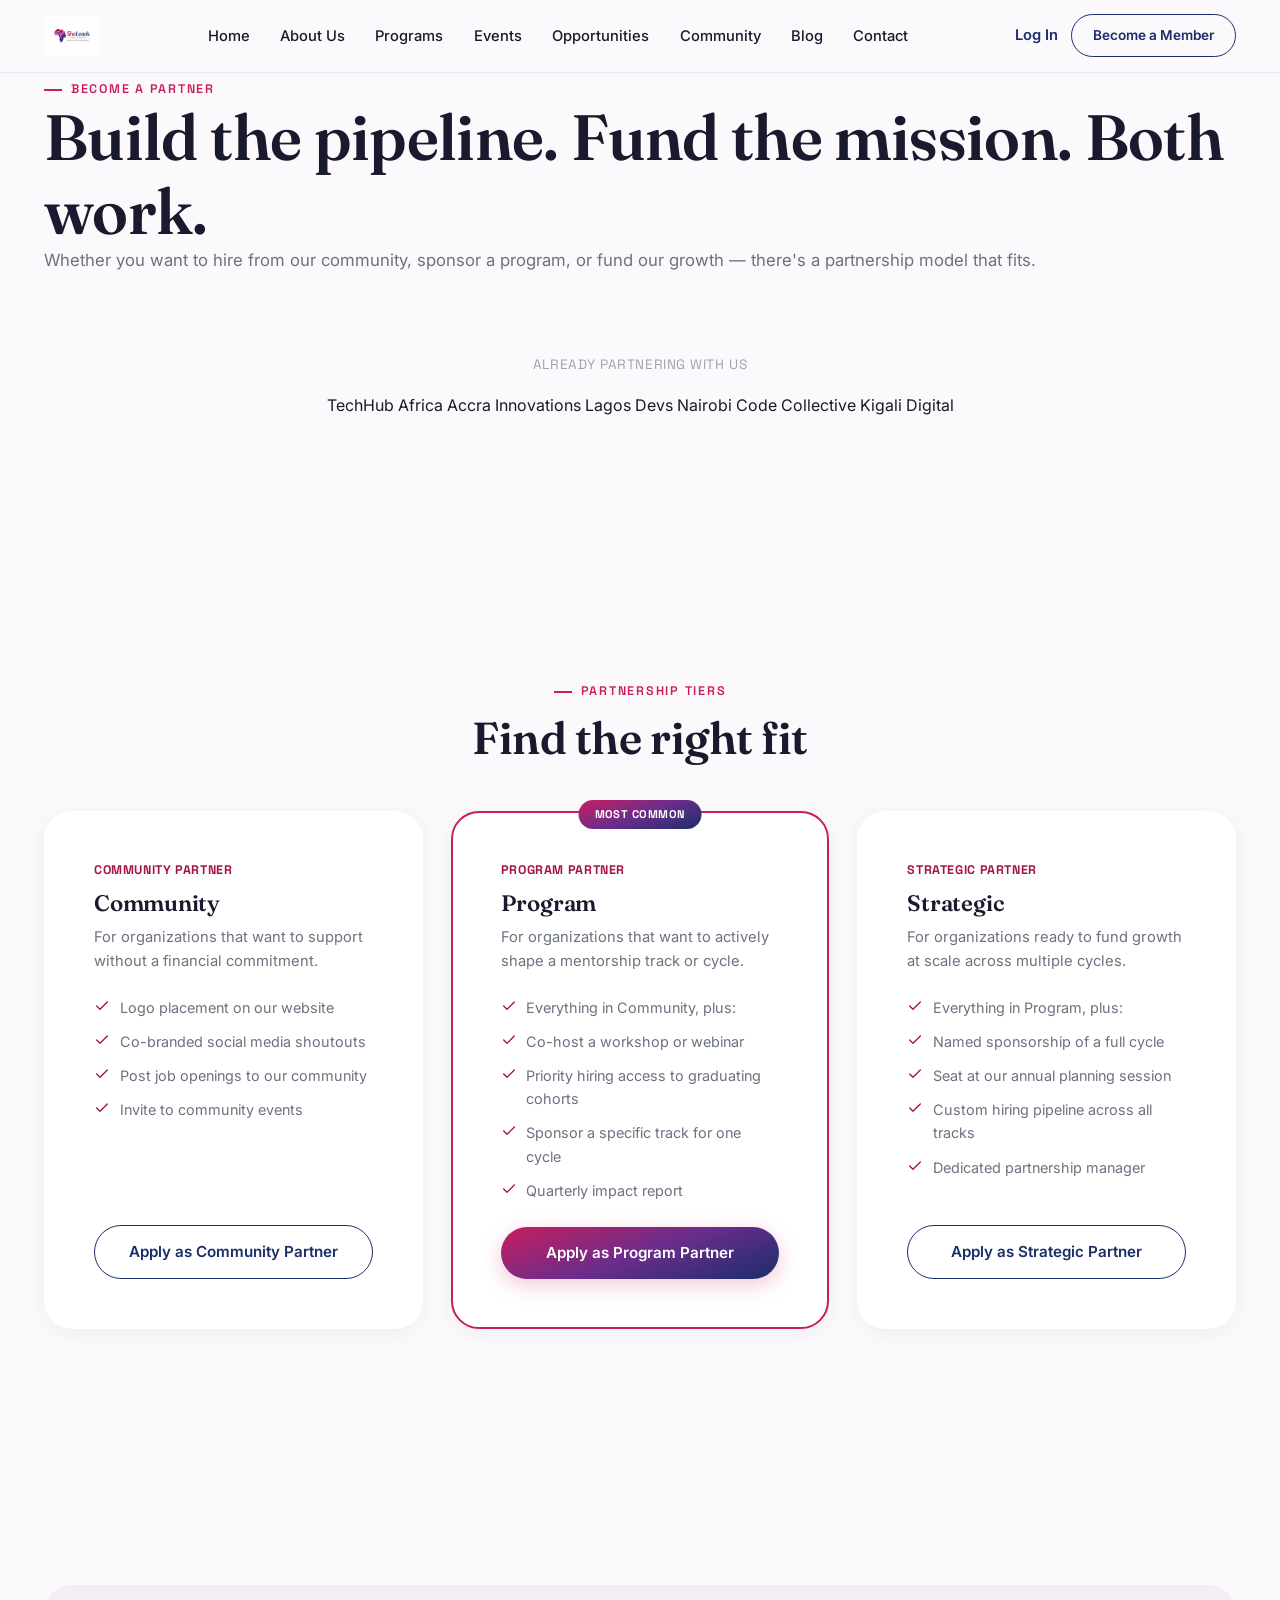
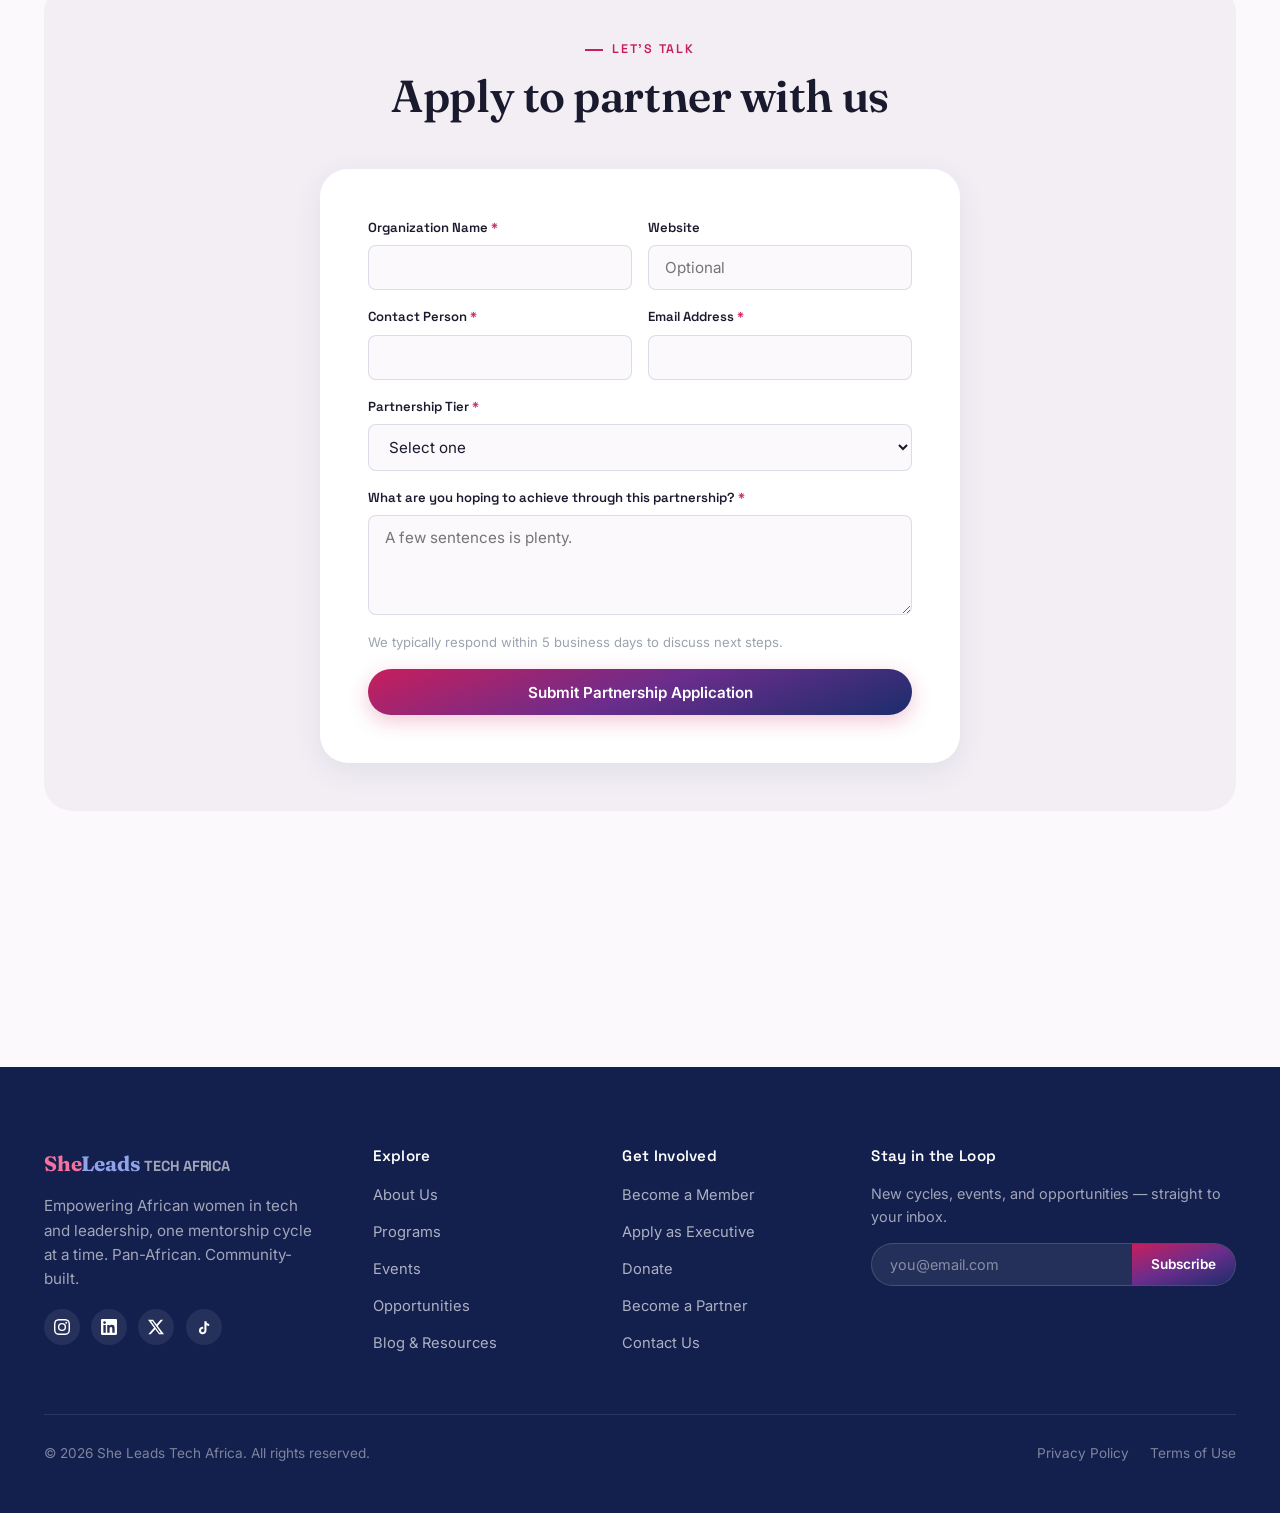
<file: pages/become-a-partner.html>
<!DOCTYPE html>
<html lang="en">
<head>
  <meta charset="UTF-8">
  <meta name="viewport" content="width=device-width, initial-scale=1.0">
  <title>Become a Partner | She Leads Tech Africa</title>
  <meta name="description" content="Partner with She Leads Tech Africa — sponsor programs, build hiring pipelines, or support a pan-African community of women in tech.">

  <meta property="og:title" content="Become a Partner | She Leads Tech Africa">
  <meta property="og:description" content="Partner with us on programs, hiring pipelines, or funding.">
  <meta property="og:type" content="website">

  <link rel="preconnect" href="https://fonts.googleapis.com">
  <link rel="stylesheet" href="../css/base.css">
  <link rel="stylesheet" href="../css/layout.css">
  <link rel="stylesheet" href="../css/programs.css">
  <link rel="stylesheet" href="../css/become-a-partner.css">
</head>
<body>

  <a href="#main" class="skip-link">Skip to main content</a>

  <!-- ============ HEADER ============ -->
  <header class="site-header">
    <nav class="nav-wrap" aria-label="Main navigation">
      <a href="../index.html" class="brand">
        <img src="../images/logo-full.jpeg" alt="She Leads Tech Africa logo">
      </a>

      <ul class="nav-links">
        <li><a href="../index.html">Home</a></li>
        <li><a href="about.html">About Us</a></li>
        <li><a href="programs.html">Programs</a></li>
        <li><a href="events.html">Events</a></li>
        <li><a href="opportunities.html">Opportunities</a></li>
        <li><a href="community.html">Community</a></li>
        <li><a href="blog.html">Blog</a></li>
        <li><a href="contact.html">Contact</a></li>
        <li class="nav-actions-mobile-only"><a href="login.html">Log In</a></li>
        <li class="nav-actions-mobile-only"><a href="become-a-member.html">Become a Member</a></li>
      </ul>

      <div class="nav-actions">
        <a href="login.html" class="nav-login">Log In</a>
        <a href="become-a-member.html" class="btn btn-outline btn-sm">Become a Member</a>
      </div>

      <button class="nav-toggle" aria-label="Toggle navigation menu" aria-expanded="false">
        <span></span><span></span><span></span>
      </button>
    </nav>
  </header>

  <main id="main">

    <!-- ============ PAGE HERO ============ -->
    <section class="page-hero">
      <div class="container">
        <span class="eyebrow">Become a Partner</span>
        <h1>Build the pipeline. Fund the mission. Both work.</h1>
        <p>Whether you want to hire from our community, sponsor a program, or fund our growth — there's a partnership model that fits.</p>
      </div>
    </section>

    <!-- ============ EXISTING PARTNERS ============ -->
    <section class="section-tight">
      <div class="container">
        <div class="partner-logos-strip">
          <p>Already Partnering With Us</p>
          <div class="partners-row">
            <span class="partner-logo">TechHub Africa</span>
            <span class="partner-logo">Accra Innovations</span>
            <span class="partner-logo">Lagos Devs</span>
            <span class="partner-logo">Nairobi Code Collective</span>
            <span class="partner-logo">Kigali Digital</span>
          </div>
        </div>
      </div>
    </section>

    <!-- ============ PARTNERSHIP TIERS ============ -->
    <section class="section" aria-labelledby="tiers-heading">
      <div class="container">
        <div class="section-header center">
          <span class="eyebrow" style="justify-content:center;">Partnership Tiers</span>
          <h2 id="tiers-heading">Find the right fit</h2>
        </div>

        <div class="tier-grid">

          <!-- TIER 1: COMMUNITY -->
          <div class="tier-card">
            <span class="tier-name">Community Partner</span>
            <h3>Community</h3>
            <p>For organizations that want to support without a financial commitment.</p>
            <ul class="tier-benefits">
              <li><svg viewBox="0 0 24 24" fill="none" stroke-width="2" stroke-linecap="round" stroke-linejoin="round"><path d="M20 6L9 17l-5-5"/></svg> Logo placement on our website</li>
              <li><svg viewBox="0 0 24 24" fill="none" stroke-width="2" stroke-linecap="round" stroke-linejoin="round"><path d="M20 6L9 17l-5-5"/></svg> Co-branded social media shoutouts</li>
              <li><svg viewBox="0 0 24 24" fill="none" stroke-width="2" stroke-linecap="round" stroke-linejoin="round"><path d="M20 6L9 17l-5-5"/></svg> Post job openings to our community</li>
              <li><svg viewBox="0 0 24 24" fill="none" stroke-width="2" stroke-linecap="round" stroke-linejoin="round"><path d="M20 6L9 17l-5-5"/></svg> Invite to community events</li>
            </ul>
            <a href="#apply" class="btn btn-outline" data-tier-apply="community">Apply as Community Partner</a>
          </div>

          <!-- TIER 2: PROGRAM (FEATURED) -->
          <div class="tier-card featured">
            <span class="tier-featured-badge">Most Common</span>
            <span class="tier-name">Program Partner</span>
            <h3>Program</h3>
            <p>For organizations that want to actively shape a mentorship track or cycle.</p>
            <ul class="tier-benefits">
              <li><svg viewBox="0 0 24 24" fill="none" stroke-width="2" stroke-linecap="round" stroke-linejoin="round"><path d="M20 6L9 17l-5-5"/></svg> Everything in Community, plus:</li>
              <li><svg viewBox="0 0 24 24" fill="none" stroke-width="2" stroke-linecap="round" stroke-linejoin="round"><path d="M20 6L9 17l-5-5"/></svg> Co-host a workshop or webinar</li>
              <li><svg viewBox="0 0 24 24" fill="none" stroke-width="2" stroke-linecap="round" stroke-linejoin="round"><path d="M20 6L9 17l-5-5"/></svg> Priority hiring access to graduating cohorts</li>
              <li><svg viewBox="0 0 24 24" fill="none" stroke-width="2" stroke-linecap="round" stroke-linejoin="round"><path d="M20 6L9 17l-5-5"/></svg> Sponsor a specific track for one cycle</li>
              <li><svg viewBox="0 0 24 24" fill="none" stroke-width="2" stroke-linecap="round" stroke-linejoin="round"><path d="M20 6L9 17l-5-5"/></svg> Quarterly impact report</li>
            </ul>
            <a href="#apply" class="btn btn-primary" data-tier-apply="program">Apply as Program Partner</a>
          </div>

          <!-- TIER 3: STRATEGIC -->
          <div class="tier-card">
            <span class="tier-name">Strategic Partner</span>
            <h3>Strategic</h3>
            <p>For organizations ready to fund growth at scale across multiple cycles.</p>
            <ul class="tier-benefits">
              <li><svg viewBox="0 0 24 24" fill="none" stroke-width="2" stroke-linecap="round" stroke-linejoin="round"><path d="M20 6L9 17l-5-5"/></svg> Everything in Program, plus:</li>
              <li><svg viewBox="0 0 24 24" fill="none" stroke-width="2" stroke-linecap="round" stroke-linejoin="round"><path d="M20 6L9 17l-5-5"/></svg> Named sponsorship of a full cycle</li>
              <li><svg viewBox="0 0 24 24" fill="none" stroke-width="2" stroke-linecap="round" stroke-linejoin="round"><path d="M20 6L9 17l-5-5"/></svg> Seat at our annual planning session</li>
              <li><svg viewBox="0 0 24 24" fill="none" stroke-width="2" stroke-linecap="round" stroke-linejoin="round"><path d="M20 6L9 17l-5-5"/></svg> Custom hiring pipeline across all tracks</li>
              <li><svg viewBox="0 0 24 24" fill="none" stroke-width="2" stroke-linecap="round" stroke-linejoin="round"><path d="M20 6L9 17l-5-5"/></svg> Dedicated partnership manager</li>
            </ul>
            <a href="#apply" class="btn btn-outline" data-tier-apply="strategic">Apply as Strategic Partner</a>
          </div>

        </div>
      </div>
    </section>

    <!-- ============ APPLICATION FORM ============ -->
    <section class="section" id="apply">
      <div class="container">
        <div class="partner-apply-section">
          <div class="section-header center">
            <span class="eyebrow" style="justify-content:center;">Let's Talk</span>
            <h2 id="partner-apply-anchor">Apply to partner with us</h2>
          </div>

          <div class="partner-form-card">
            <form id="partner-apply-form" novalidate>
              <div class="form-row">
                <div class="form-group">
                  <label for="org-name">Organization Name <span class="required">*</span></label>
                  <input type="text" id="org-name" name="org-name" required>
                </div>
                <div class="form-group">
                  <label for="org-website">Website</label>
                  <input type="url" id="org-website" name="org-website" placeholder="Optional">
                </div>
              </div>

              <div class="form-row">
                <div class="form-group">
                  <label for="contact-person-name">Contact Person <span class="required">*</span></label>
                  <input type="text" id="contact-person-name" name="contact-person-name" required autocomplete="name">
                </div>
                <div class="form-group">
                  <label for="contact-person-email">Email Address <span class="required">*</span></label>
                  <input type="email" id="contact-person-email" name="contact-person-email" required autocomplete="email">
                </div>
              </div>

              <div class="form-group">
                <label for="partner-tier-select">Partnership Tier <span class="required">*</span></label>
                <select id="partner-tier-select" name="partner-tier-select" required>
                  <option value="" disabled selected>Select one</option>
                  <option value="community">Community Partner</option>
                  <option value="program">Program Partner</option>
                  <option value="strategic">Strategic Partner</option>
                  <option value="not-sure">Not sure yet</option>
                </select>
              </div>

              <div class="form-group">
                <label for="partnership-goals">What are you hoping to achieve through this partnership? <span class="required">*</span></label>
                <textarea id="partnership-goals" name="partnership-goals" required placeholder="A few sentences is plenty."></textarea>
              </div>

              <p class="form-note">We typically respond within 5 business days to discuss next steps.</p>

              <button type="submit" class="btn btn-primary" style="width:100%;">Submit Partnership Application</button>
            </form>

            <div class="partner-success" tabindex="-1">
              <div class="partner-success-icon">
                <svg viewBox="0 0 24 24" fill="none" stroke-width="2" stroke-linecap="round" stroke-linejoin="round"><path d="M20 6L9 17l-5-5"/></svg>
              </div>
              <h3 style="text-align:center;">Application received! 🎉</h3>
              <p style="text-align:center;">Thanks for your interest in partnering with us. Our team will reach out within 5 business days to discuss next steps.</p>
            </div>
          </div>
        </div>
      </div>
    </section>

  </main>

  <!-- ============ FOOTER ============ -->
  <footer class="site-footer">
    <div class="container">
      <div class="footer-grid">
        <div class="footer-brand">
          <div class="brand-fallback"><span class="she">She</span><span class="leads">Leads</span> <span class="tech">TECH AFRICA</span></div>
          <p>Empowering African women in tech and leadership, one mentorship cycle at a time. Pan-African. Community-built.</p>
          <div class="footer-social" aria-label="Social media links">
            <a href="#" aria-label="Instagram"><svg viewBox="0 0 24 24"><path d="M12 2.16c3.2 0 3.58.01 4.85.07 3.25.15 4.77 1.69 4.92 4.92.06 1.27.07 1.65.07 4.85s-.01 3.58-.07 4.85c-.15 3.23-1.66 4.77-4.92 4.92-1.27.06-1.65.07-4.85.07s-3.58-.01-4.85-.07c-3.26-.15-4.77-1.7-4.92-4.92-.06-1.27-.07-1.65-.07-4.85s.01-3.58.07-4.85C2.38 3.85 3.9 2.3 7.15 2.16c1.27-.06 1.65-.07 4.85-.07zM12 0C8.74 0 8.33.01 7.05.07 2.7.27.27 2.7.07 7.05.01 8.33 0 8.74 0 12s.01 3.67.07 4.95c.2 4.35 2.62 6.78 6.98 6.98C8.33 23.99 8.74 24 12 24s3.67-.01 4.95-.07c4.35-.2 6.78-2.62 6.98-6.98.06-1.28.07-1.69.07-4.95s-.01-3.67-.07-4.95C23.73 2.7 21.3.27 16.95.07 15.67.01 15.26 0 12 0zm0 5.84A6.16 6.16 0 1 0 18.16 12 6.16 6.16 0 0 0 12 5.84zM12 16a4 4 0 1 1 0-8 4 4 0 0 1 0 8zm6.4-11.85a1.44 1.44 0 1 0 1.44 1.44 1.44 1.44 0 0 0-1.44-1.44z"/></svg></a>
            <a href="#" aria-label="LinkedIn"><svg viewBox="0 0 24 24"><path d="M20.45 20.45h-3.55v-5.57c0-1.33-.03-3.04-1.85-3.04-1.85 0-2.14 1.45-2.14 2.94v5.67H9.36V9h3.41v1.56h.05c.48-.9 1.64-1.85 3.37-1.85 3.6 0 4.27 2.37 4.27 5.45v6.29zM5.34 7.43a2.06 2.06 0 1 1 0-4.13 2.06 2.06 0 0 1 0 4.13zM7.12 20.45H3.56V9h3.56v11.45zM22.22 0H1.77C.79 0 0 .77 0 1.73v20.54C0 23.23.79 24 1.77 24h20.45c.98 0 1.78-.77 1.78-1.73V1.73C24 .77 23.2 0 22.22 0z"/></svg></a>
            <a href="#" aria-label="X (Twitter)"><svg viewBox="0 0 24 24"><path d="M18.9 1.15h3.68l-8.04 9.19L24 22.85h-7.4l-5.8-7.58-6.64 7.58H.47l8.6-9.83L0 1.15h7.59l5.24 6.93zM17.08 20.6h2.03L6.83 3.28h-2.2z"/></svg></a>
            <a href="#" aria-label="TikTok"><svg viewBox="0 0 24 24"><path d="M16.6 5.82a4.07 4.07 0 0 1-.92-2.63h-3.07v14.13a2.5 2.5 0 1 1-1.77-2.39V11.7a5.66 5.66 0 1 0 4.84 5.6V9.04a7.1 7.1 0 0 0 4.13 1.32V7.3a4.07 4.07 0 0 1-3.21-1.48z"/></svg></a>
          </div>
        </div>

        <div class="footer-col">
          <h4>Explore</h4>
          <ul>
            <li><a href="about.html">About Us</a></li>
            <li><a href="programs.html">Programs</a></li>
            <li><a href="events.html">Events</a></li>
            <li><a href="opportunities.html">Opportunities</a></li>
            <li><a href="blog.html">Blog &amp; Resources</a></li>
          </ul>
        </div>

        <div class="footer-col">
          <h4>Get Involved</h4>
          <ul>
            <li><a href="become-a-member.html">Become a Member</a></li>
            <li><a href="apply-executive.html">Apply as Executive</a></li>
            <li><a href="donate.html">Donate</a></li>
            <li><a href="become-a-partner.html">Become a Partner</a></li>
            <li><a href="contact.html">Contact Us</a></li>
          </ul>
        </div>

        <div class="footer-col footer-newsletter">
          <h4>Stay in the Loop</h4>
          <p style="color:rgba(255,255,255,0.6); font-size:0.9rem;">New cycles, events, and opportunities — straight to your inbox.</p>
          <form>
            <label for="footer-newsletter-email" class="sr-only" style="position:absolute; left:-9999px;">Email address</label>
            <input type="email" id="footer-newsletter-email" placeholder="you@email.com" required>
            <button type="submit">Subscribe</button>
          </form>
        </div>
      </div>

      <div class="footer-bottom">
        <span>© 2026 She Leads Tech Africa. All rights reserved.</span>
        <div class="footer-legal">
          <a href="#">Privacy Policy</a>
          <a href="#">Terms of Use</a>
        </div>
      </div>
    </div>
  </footer>

  <script src="../js/main.js"></script>
</body>
</html>
</file>
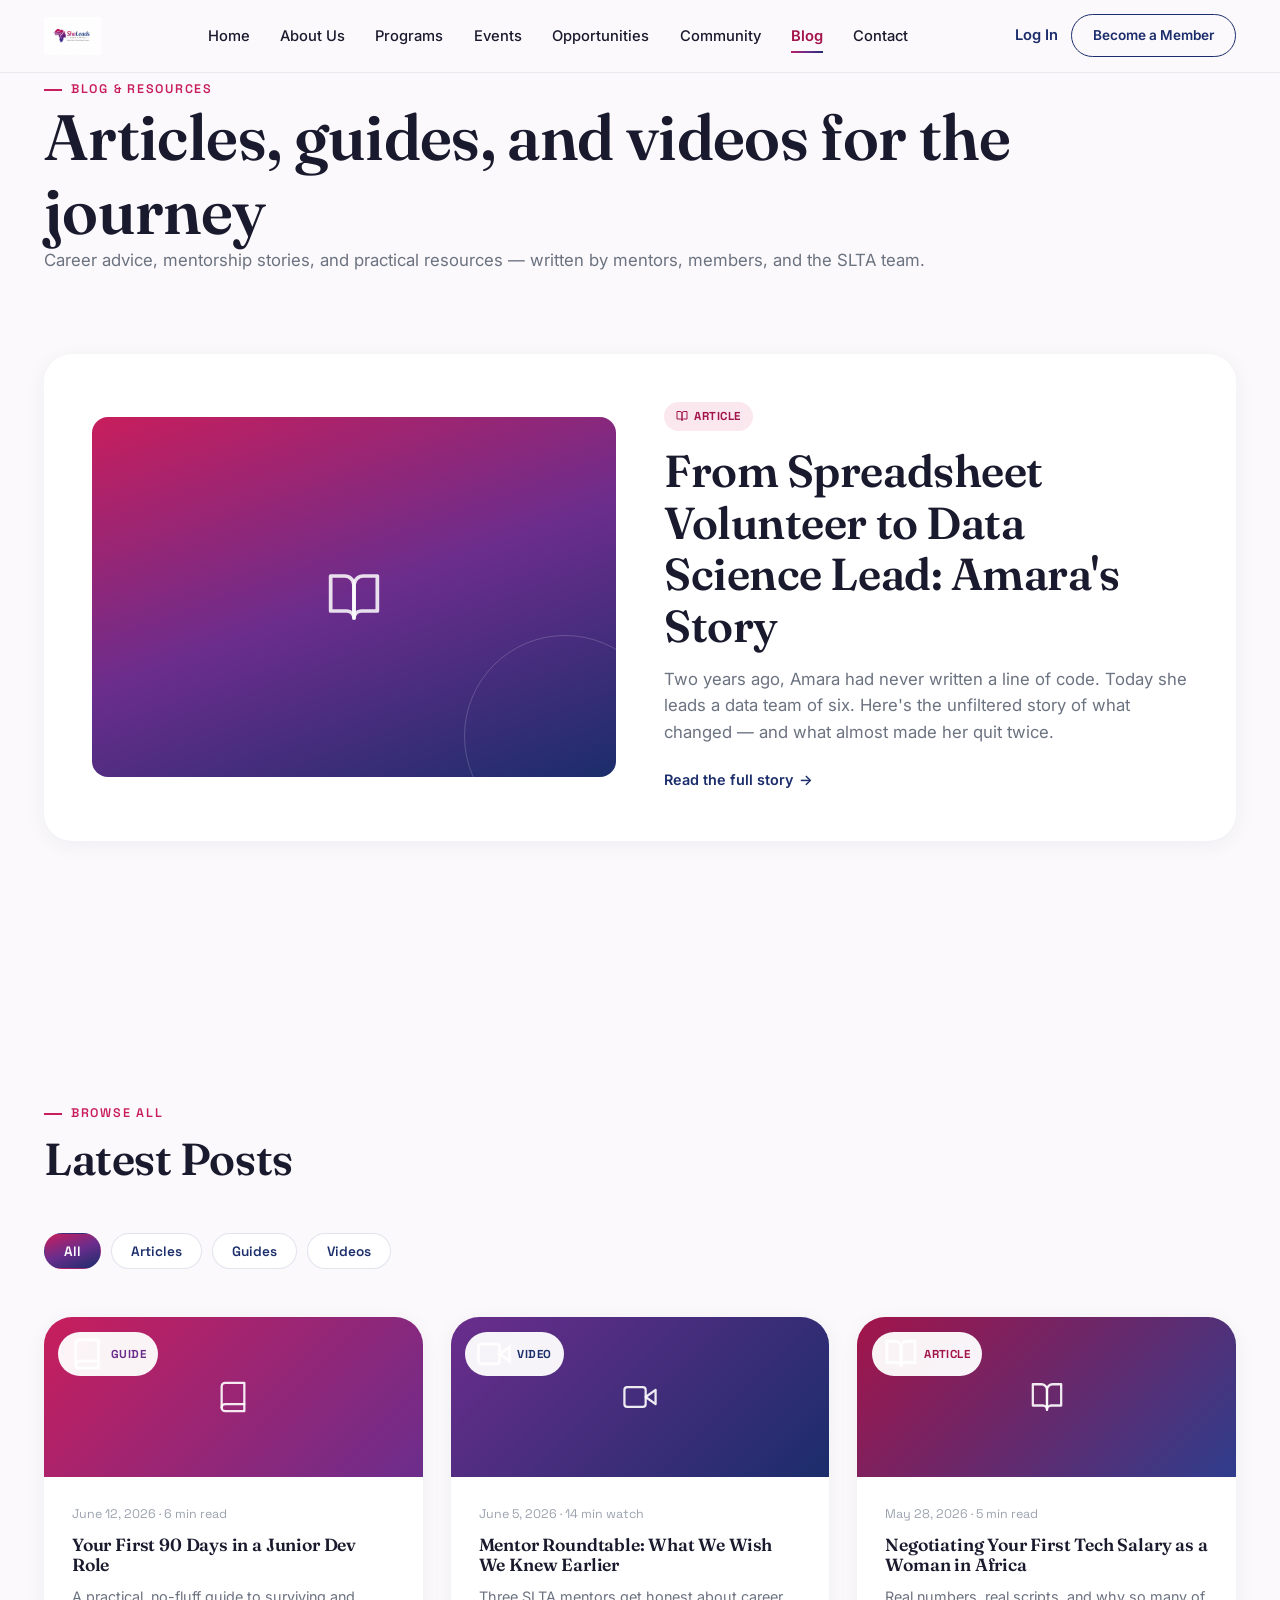
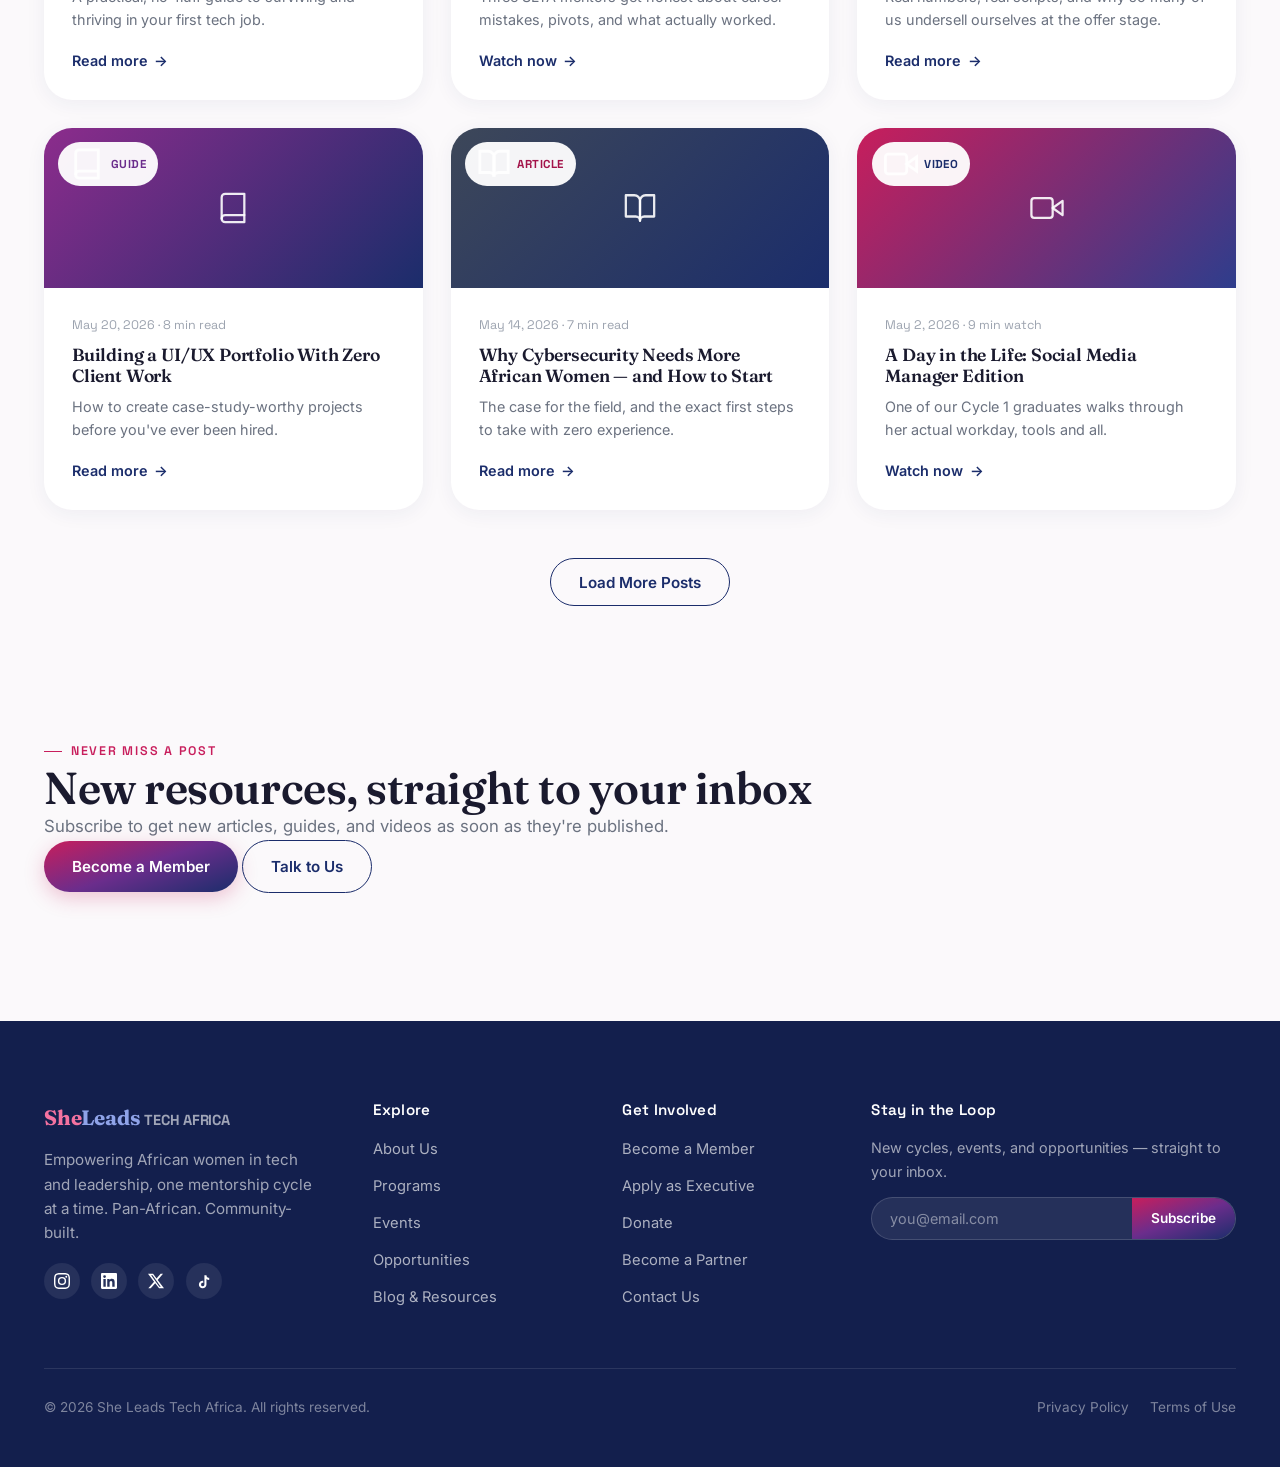
<file: pages/blog.html>
<!DOCTYPE html>
<html lang="en">
<head>
  <meta charset="UTF-8">
  <meta name="viewport" content="width=device-width, initial-scale=1.0">
  <title>Blog &amp; Resources | She Leads Tech Africa</title>
  <meta name="description" content="Articles, guides, and videos from She Leads Tech Africa — career advice, mentorship stories, and practical resources for African women in tech.">

  <meta property="og:title" content="Blog &amp; Resources | She Leads Tech Africa">
  <meta property="og:description" content="Articles, guides, and videos for African women in tech.">
  <meta property="og:type" content="website">

  <link rel="preconnect" href="https://fonts.googleapis.com">
  <link rel="stylesheet" href="../css/base.css">
  <link rel="stylesheet" href="../css/layout.css">
  <link rel="stylesheet" href="../css/blog.css">
</head>
<body>

  <a href="#main" class="skip-link">Skip to main content</a>

  <!-- ============ HEADER ============ -->
  <header class="site-header">
    <nav class="nav-wrap" aria-label="Main navigation">
      <a href="../index.html" class="brand">
        <img src="../images/logo-full.jpeg" alt="She Leads Tech Africa logo">
      </a>

      <ul class="nav-links">
        <li><a href="../index.html">Home</a></li>
        <li><a href="about.html">About Us</a></li>
        <li><a href="programs.html">Programs</a></li>
        <li><a href="events.html">Events</a></li>
        <li><a href="opportunities.html">Opportunities</a></li>
        <li><a href="community.html">Community</a></li>
        <li><a href="blog.html" class="active">Blog</a></li>
        <li><a href="contact.html">Contact</a></li>
        <li class="nav-actions-mobile-only"><a href="login.html">Log In</a></li>
        <li class="nav-actions-mobile-only"><a href="become-a-member.html">Become a Member</a></li>
      </ul>

      <div class="nav-actions">
        <a href="login.html" class="nav-login">Log In</a>
        <a href="become-a-member.html" class="btn btn-outline btn-sm">Become a Member</a>
      </div>

      <button class="nav-toggle" aria-label="Toggle navigation menu" aria-expanded="false">
        <span></span><span></span><span></span>
      </button>
    </nav>
  </header>

  <main id="main">

    <!-- ============ PAGE HERO ============ -->
    <section class="page-hero">
      <div class="container">
        <span class="eyebrow">Blog &amp; Resources</span>
        <h1>Articles, guides, and videos for the journey</h1>
        <p>Career advice, mentorship stories, and practical resources — written by mentors, members, and the SLTA team.</p>
      </div>
    </section>

    <!-- ============ FEATURED POST ============ -->
    <section class="section-tight">
      <div class="container">
        <a href="article.html" style="text-decoration:none; display:block;">
          <div class="featured-post">
            <div class="featured-post-visual">
              <svg viewBox="0 0 24 24" fill="none" stroke-width="1.6" stroke-linecap="round" stroke-linejoin="round"><path d="M2 3h6a4 4 0 0 1 4 4v14a3 3 0 0 0-3-3H2z"/><path d="M22 3h-6a4 4 0 0 0-4 4v14a3 3 0 0 1 3-3h7z"/></svg>
            </div>
            <div class="featured-post-body">
              <span class="post-type-badge article"><svg viewBox="0 0 24 24" fill="none" stroke="currentColor" stroke-width="2"><path d="M2 3h6a4 4 0 0 1 4 4v14a3 3 0 0 0-3-3H2z"/><path d="M22 3h-6a4 4 0 0 0-4 4v14a3 3 0 0 1 3-3h7z"/></svg> Article</span>
              <h2>From Spreadsheet Volunteer to Data Science Lead: Amara's Story</h2>
              <p>Two years ago, Amara had never written a line of code. Today she leads a data team of six. Here's the unfiltered story of what changed — and what almost made her quit twice.</p>
              <span class="post-card-link">Read the full story</span>
            </div>
          </div>
        </a>
      </div>
    </section>

    <!-- ============ FILTER + GRID ============ -->
    <section class="section" aria-labelledby="posts-heading">
      <div class="container">
        <div class="section-header">
          <span class="eyebrow">Browse All</span>
          <h2 id="posts-heading">Latest Posts</h2>
        </div>

        <div class="blog-filter-row" role="group" aria-label="Filter posts by type">
          <button class="blog-filter-tab active">All</button>
          <button class="blog-filter-tab">Articles</button>
          <button class="blog-filter-tab">Guides</button>
          <button class="blog-filter-tab">Videos</button>
        </div>

        <div class="post-grid">

          <a href="article.html" class="post-card" style="text-decoration:none;">
            <div class="post-card-thumb t1">
              <span class="post-type-badge guide"><svg viewBox="0 0 24 24" fill="none" stroke="currentColor" stroke-width="2"><path d="M4 19.5A2.5 2.5 0 0 1 6.5 17H20"/><path d="M6.5 2H20v20H6.5A2.5 2.5 0 0 1 4 19.5v-15A2.5 2.5 0 0 1 6.5 2z"/></svg> Guide</span>
              <svg viewBox="0 0 24 24" fill="none" stroke-width="1.6" stroke-linecap="round" stroke-linejoin="round"><path d="M4 19.5A2.5 2.5 0 0 1 6.5 17H20"/><path d="M6.5 2H20v20H6.5A2.5 2.5 0 0 1 4 19.5v-15A2.5 2.5 0 0 1 6.5 2z"/></svg>
            </div>
            <div class="post-card-body">
              <span class="post-card-meta">June 12, 2026 · 6 min read</span>
              <h3>Your First 90 Days in a Junior Dev Role</h3>
              <p>A practical, no-fluff guide to surviving and thriving in your first tech job.</p>
              <span class="post-card-link">Read more</span>
            </div>
          </a>

          <a href="article.html" class="post-card" style="text-decoration:none;">
            <div class="post-card-thumb t2">
              <span class="post-type-badge video"><svg viewBox="0 0 24 24" fill="none" stroke="currentColor" stroke-width="2"><polygon points="23 7 16 12 23 17 23 7"/><rect x="1" y="5" width="15" height="14" rx="2"/></svg> Video</span>
              <svg viewBox="0 0 24 24" fill="none" stroke-width="1.6" stroke-linecap="round" stroke-linejoin="round"><polygon points="23 7 16 12 23 17 23 7"/><rect x="1" y="5" width="15" height="14" rx="2"/></svg>
            </div>
            <div class="post-card-body">
              <span class="post-card-meta">June 5, 2026 · 14 min watch</span>
              <h3>Mentor Roundtable: What We Wish We Knew Earlier</h3>
              <p>Three SLTA mentors get honest about career mistakes, pivots, and what actually worked.</p>
              <span class="post-card-link">Watch now</span>
            </div>
          </a>

          <a href="article.html" class="post-card" style="text-decoration:none;">
            <div class="post-card-thumb t3">
              <span class="post-type-badge article"><svg viewBox="0 0 24 24" fill="none" stroke="currentColor" stroke-width="2"><path d="M2 3h6a4 4 0 0 1 4 4v14a3 3 0 0 0-3-3H2z"/><path d="M22 3h-6a4 4 0 0 0-4 4v14a3 3 0 0 1 3-3h7z"/></svg> Article</span>
              <svg viewBox="0 0 24 24" fill="none" stroke-width="1.6" stroke-linecap="round" stroke-linejoin="round"><path d="M2 3h6a4 4 0 0 1 4 4v14a3 3 0 0 0-3-3H2z"/><path d="M22 3h-6a4 4 0 0 0-4 4v14a3 3 0 0 1 3-3h7z"/></svg>
            </div>
            <div class="post-card-body">
              <span class="post-card-meta">May 28, 2026 · 5 min read</span>
              <h3>Negotiating Your First Tech Salary as a Woman in Africa</h3>
              <p>Real numbers, real scripts, and why so many of us undersell ourselves at the offer stage.</p>
              <span class="post-card-link">Read more</span>
            </div>
          </a>

          <a href="article.html" class="post-card" style="text-decoration:none;">
            <div class="post-card-thumb t4">
              <span class="post-type-badge guide"><svg viewBox="0 0 24 24" fill="none" stroke="currentColor" stroke-width="2"><path d="M4 19.5A2.5 2.5 0 0 1 6.5 17H20"/><path d="M6.5 2H20v20H6.5A2.5 2.5 0 0 1 4 19.5v-15A2.5 2.5 0 0 1 6.5 2z"/></svg> Guide</span>
              <svg viewBox="0 0 24 24" fill="none" stroke-width="1.6" stroke-linecap="round" stroke-linejoin="round"><path d="M4 19.5A2.5 2.5 0 0 1 6.5 17H20"/><path d="M6.5 2H20v20H6.5A2.5 2.5 0 0 1 4 19.5v-15A2.5 2.5 0 0 1 6.5 2z"/></svg>
            </div>
            <div class="post-card-body">
              <span class="post-card-meta">May 20, 2026 · 8 min read</span>
              <h3>Building a UI/UX Portfolio With Zero Client Work</h3>
              <p>How to create case-study-worthy projects before you've ever been hired.</p>
              <span class="post-card-link">Read more</span>
            </div>
          </a>

          <a href="article.html" class="post-card" style="text-decoration:none;">
            <div class="post-card-thumb t5">
              <span class="post-type-badge article"><svg viewBox="0 0 24 24" fill="none" stroke="currentColor" stroke-width="2"><path d="M2 3h6a4 4 0 0 1 4 4v14a3 3 0 0 0-3-3H2z"/><path d="M22 3h-6a4 4 0 0 0-4 4v14a3 3 0 0 1 3-3h7z"/></svg> Article</span>
              <svg viewBox="0 0 24 24" fill="none" stroke-width="1.6" stroke-linecap="round" stroke-linejoin="round"><path d="M2 3h6a4 4 0 0 1 4 4v14a3 3 0 0 0-3-3H2z"/><path d="M22 3h-6a4 4 0 0 0-4 4v14a3 3 0 0 1 3-3h7z"/></svg>
            </div>
            <div class="post-card-body">
              <span class="post-card-meta">May 14, 2026 · 7 min read</span>
              <h3>Why Cybersecurity Needs More African Women — and How to Start</h3>
              <p>The case for the field, and the exact first steps to take with zero experience.</p>
              <span class="post-card-link">Read more</span>
            </div>
          </a>

          <a href="article.html" class="post-card" style="text-decoration:none;">
            <div class="post-card-thumb t6">
              <span class="post-type-badge video"><svg viewBox="0 0 24 24" fill="none" stroke="currentColor" stroke-width="2"><polygon points="23 7 16 12 23 17 23 7"/><rect x="1" y="5" width="15" height="14" rx="2"/></svg> Video</span>
              <svg viewBox="0 0 24 24" fill="none" stroke-width="1.6" stroke-linecap="round" stroke-linejoin="round"><polygon points="23 7 16 12 23 17 23 7"/><rect x="1" y="5" width="15" height="14" rx="2"/></svg>
            </div>
            <div class="post-card-body">
              <span class="post-card-meta">May 2, 2026 · 9 min watch</span>
              <h3>A Day in the Life: Social Media Manager Edition</h3>
              <p>One of our Cycle 1 graduates walks through her actual workday, tools and all.</p>
              <span class="post-card-link">Watch now</span>
            </div>
          </a>

        </div>

        <div class="load-more-row">
          <button class="btn btn-outline">Load More Posts</button>
        </div>
      </div>
    </section>

    <!-- ============ FINAL CTA ============ -->
    <section class="final-cta">
      <div class="container">
        <span class="eyebrow" style="justify-content:center;">Never Miss a Post</span>
        <h2>New resources, straight to your inbox</h2>
        <p>Subscribe to get new articles, guides, and videos as soon as they're published.</p>
        <div class="final-cta-actions">
          <a href="become-a-member.html" class="btn btn-primary">Become a Member</a>
          <a href="contact.html" class="btn btn-outline">Talk to Us</a>
        </div>
      </div>
    </section>

  </main>

  <!-- ============ FOOTER ============ -->
  <footer class="site-footer">
    <div class="container">
      <div class="footer-grid">
        <div class="footer-brand">
          <div class="brand-fallback"><span class="she">She</span><span class="leads">Leads</span> <span class="tech">TECH AFRICA</span></div>
          <p>Empowering African women in tech and leadership, one mentorship cycle at a time. Pan-African. Community-built.</p>
          <div class="footer-social" aria-label="Social media links">
            <a href="#" aria-label="Instagram"><svg viewBox="0 0 24 24"><path d="M12 2.16c3.2 0 3.58.01 4.85.07 3.25.15 4.77 1.69 4.92 4.92.06 1.27.07 1.65.07 4.85s-.01 3.58-.07 4.85c-.15 3.23-1.66 4.77-4.92 4.92-1.27.06-1.65.07-4.85.07s-3.58-.01-4.85-.07c-3.26-.15-4.77-1.7-4.92-4.92-.06-1.27-.07-1.65-.07-4.85s.01-3.58.07-4.85C2.38 3.85 3.9 2.3 7.15 2.16c1.27-.06 1.65-.07 4.85-.07zM12 0C8.74 0 8.33.01 7.05.07 2.7.27.27 2.7.07 7.05.01 8.33 0 8.74 0 12s.01 3.67.07 4.95c.2 4.35 2.62 6.78 6.98 6.98C8.33 23.99 8.74 24 12 24s3.67-.01 4.95-.07c4.35-.2 6.78-2.62 6.98-6.98.06-1.28.07-1.69.07-4.95s-.01-3.67-.07-4.95C23.73 2.7 21.3.27 16.95.07 15.67.01 15.26 0 12 0zm0 5.84A6.16 6.16 0 1 0 18.16 12 6.16 6.16 0 0 0 12 5.84zM12 16a4 4 0 1 1 0-8 4 4 0 0 1 0 8zm6.4-11.85a1.44 1.44 0 1 0 1.44 1.44 1.44 1.44 0 0 0-1.44-1.44z"/></svg></a>
            <a href="#" aria-label="LinkedIn"><svg viewBox="0 0 24 24"><path d="M20.45 20.45h-3.55v-5.57c0-1.33-.03-3.04-1.85-3.04-1.85 0-2.14 1.45-2.14 2.94v5.67H9.36V9h3.41v1.56h.05c.48-.9 1.64-1.85 3.37-1.85 3.6 0 4.27 2.37 4.27 5.45v6.29zM5.34 7.43a2.06 2.06 0 1 1 0-4.13 2.06 2.06 0 0 1 0 4.13zM7.12 20.45H3.56V9h3.56v11.45zM22.22 0H1.77C.79 0 0 .77 0 1.73v20.54C0 23.23.79 24 1.77 24h20.45c.98 0 1.78-.77 1.78-1.73V1.73C24 .77 23.2 0 22.22 0z"/></svg></a>
            <a href="#" aria-label="X (Twitter)"><svg viewBox="0 0 24 24"><path d="M18.9 1.15h3.68l-8.04 9.19L24 22.85h-7.4l-5.8-7.58-6.64 7.58H.47l8.6-9.83L0 1.15h7.59l5.24 6.93zM17.08 20.6h2.03L6.83 3.28h-2.2z"/></svg></a>
            <a href="#" aria-label="TikTok"><svg viewBox="0 0 24 24"><path d="M16.6 5.82a4.07 4.07 0 0 1-.92-2.63h-3.07v14.13a2.5 2.5 0 1 1-1.77-2.39V11.7a5.66 5.66 0 1 0 4.84 5.6V9.04a7.1 7.1 0 0 0 4.13 1.32V7.3a4.07 4.07 0 0 1-3.21-1.48z"/></svg></a>
          </div>
        </div>

        <div class="footer-col">
          <h4>Explore</h4>
          <ul>
            <li><a href="about.html">About Us</a></li>
            <li><a href="programs.html">Programs</a></li>
            <li><a href="events.html">Events</a></li>
            <li><a href="opportunities.html">Opportunities</a></li>
            <li><a href="blog.html">Blog &amp; Resources</a></li>
          </ul>
        </div>

        <div class="footer-col">
          <h4>Get Involved</h4>
          <ul>
            <li><a href="become-a-member.html">Become a Member</a></li>
            <li><a href="apply-executive.html">Apply as Executive</a></li>
            <li><a href="donate.html">Donate</a></li>
            <li><a href="become-a-partner.html">Become a Partner</a></li>
            <li><a href="contact.html">Contact Us</a></li>
          </ul>
        </div>

        <div class="footer-col footer-newsletter">
          <h4>Stay in the Loop</h4>
          <p style="color:rgba(255,255,255,0.6); font-size:0.9rem;">New cycles, events, and opportunities — straight to your inbox.</p>
          <form>
            <label for="footer-newsletter-email" class="sr-only" style="position:absolute; left:-9999px;">Email address</label>
            <input type="email" id="footer-newsletter-email" placeholder="you@email.com" required>
            <button type="submit">Subscribe</button>
          </form>
        </div>
      </div>

      <div class="footer-bottom">
        <span>© 2026 She Leads Tech Africa. All rights reserved.</span>
        <div class="footer-legal">
          <a href="#">Privacy Policy</a>
          <a href="#">Terms of Use</a>
        </div>
      </div>
    </div>
  </footer>

  <script src="../js/main.js"></script>
</body>
</html>
</file>
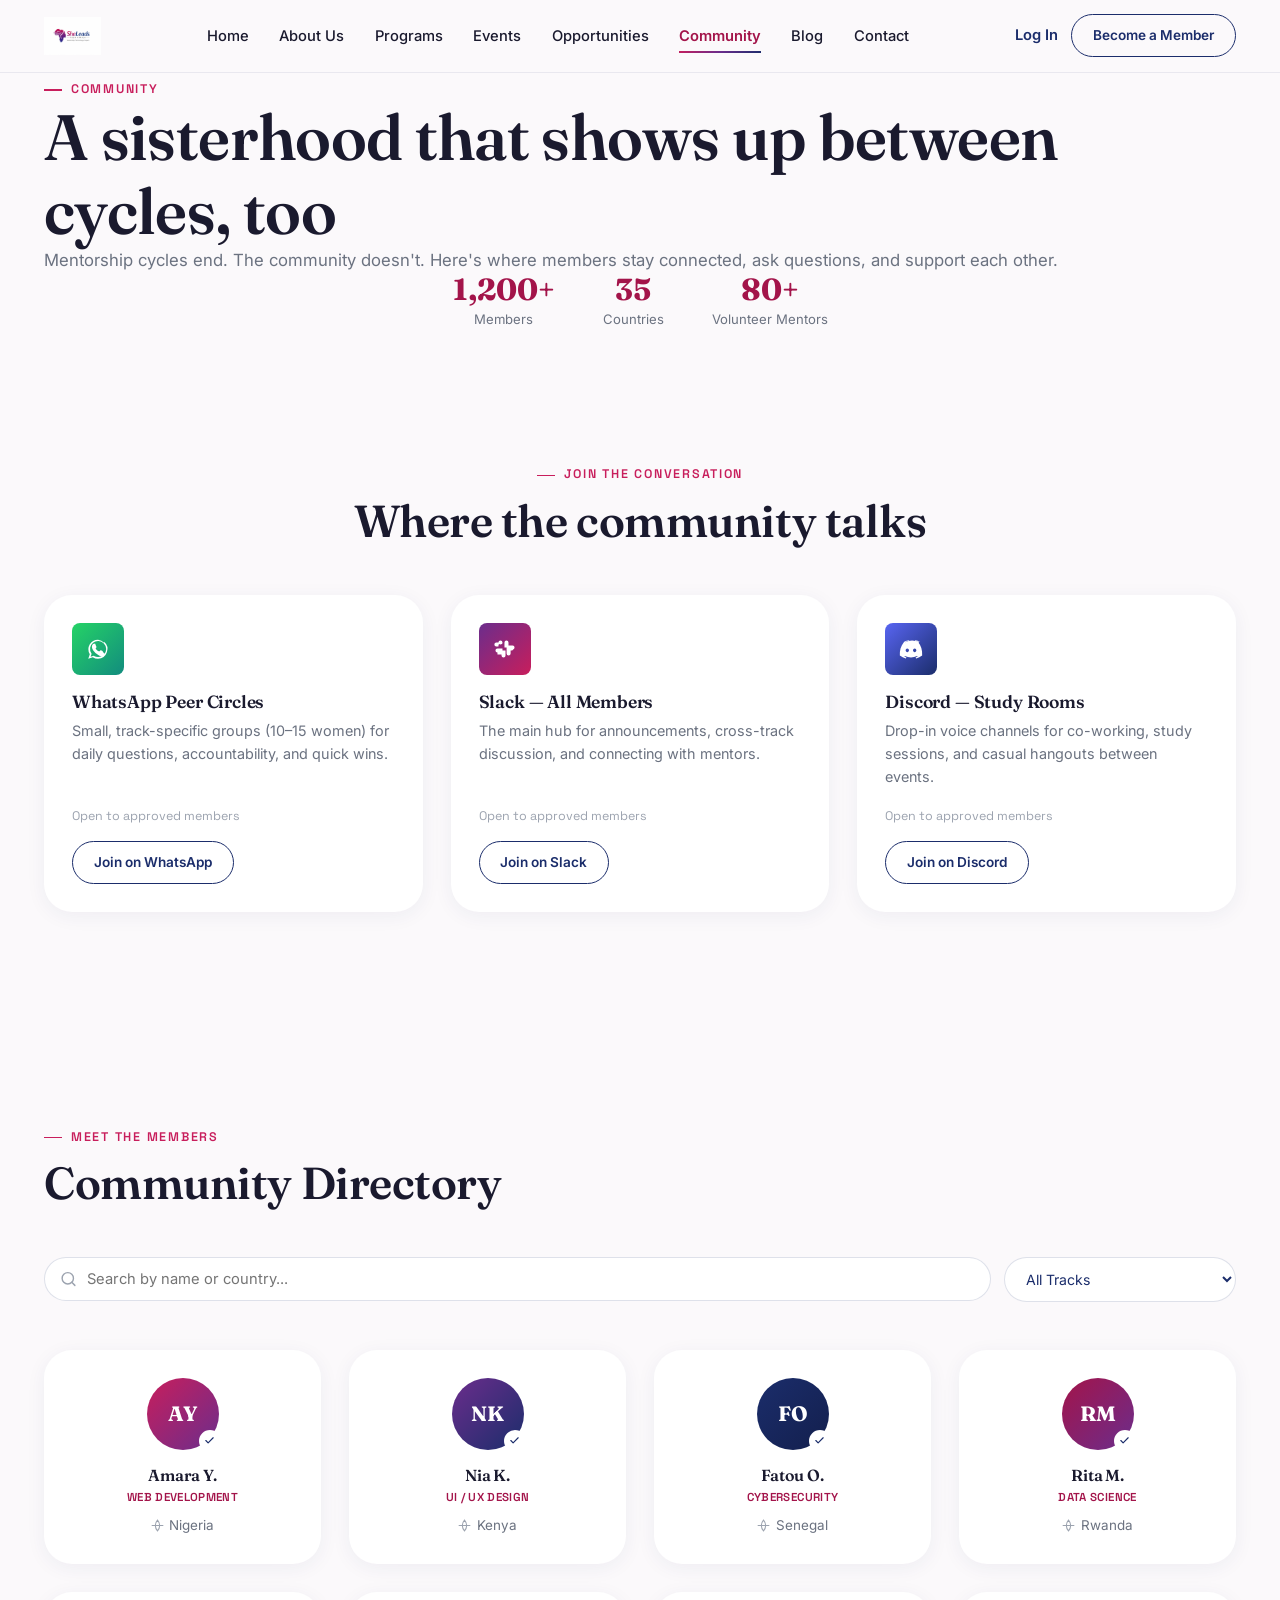
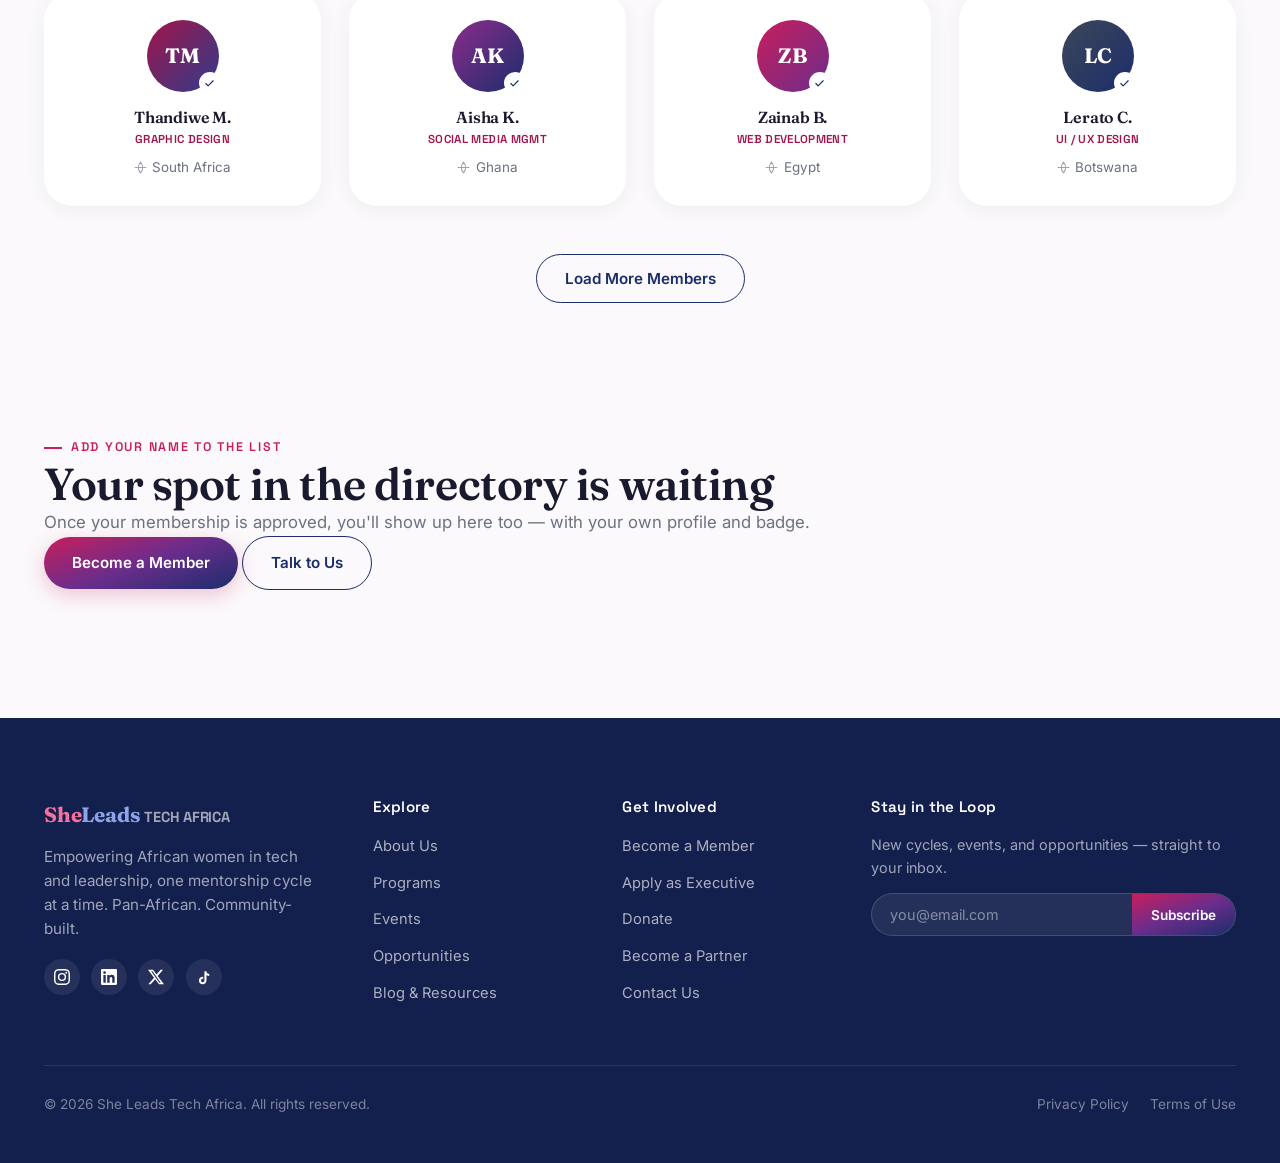
<file: pages/community.html>
<!DOCTYPE html>
<html lang="en">
<head>
  <meta charset="UTF-8">
  <meta name="viewport" content="width=device-width, initial-scale=1.0">
  <title>Community | She Leads Tech Africa</title>
  <meta name="description" content="Connect with the She Leads Tech Africa community — join peer circles on WhatsApp, Slack, and Discord, and browse the member directory.">

  <meta property="og:title" content="Community | She Leads Tech Africa">
  <meta property="og:description" content="Peer circles, member directory, and a pan-African sisterhood that shows up.">
  <meta property="og:type" content="website">

  <link rel="preconnect" href="https://fonts.googleapis.com">
  <link rel="stylesheet" href="../css/base.css">
  <link rel="stylesheet" href="../css/layout.css">
  <link rel="stylesheet" href="../css/community.css">
</head>
<body>

  <a href="#main" class="skip-link">Skip to main content</a>

  <!-- ============ HEADER ============ -->
  <header class="site-header">
    <nav class="nav-wrap" aria-label="Main navigation">
      <a href="../index.html" class="brand">
        <img src="../images/logo-full.jpeg" alt="She Leads Tech Africa logo">
      </a>

      <ul class="nav-links">
        <li><a href="../index.html">Home</a></li>
        <li><a href="about.html">About Us</a></li>
        <li><a href="programs.html">Programs</a></li>
        <li><a href="events.html">Events</a></li>
        <li><a href="opportunities.html">Opportunities</a></li>
        <li><a href="community.html" class="active">Community</a></li>
        <li><a href="blog.html">Blog</a></li>
        <li><a href="contact.html">Contact</a></li>
        <li class="nav-actions-mobile-only"><a href="login.html">Log In</a></li>
        <li class="nav-actions-mobile-only"><a href="become-a-member.html">Become a Member</a></li>
      </ul>

      <div class="nav-actions">
        <a href="login.html" class="nav-login">Log In</a>
        <a href="become-a-member.html" class="btn btn-outline btn-sm">Become a Member</a>
      </div>

      <button class="nav-toggle" aria-label="Toggle navigation menu" aria-expanded="false">
        <span></span><span></span><span></span>
      </button>
    </nav>
  </header>

  <main id="main">

    <!-- ============ PAGE HERO ============ -->
    <section class="page-hero">
      <div class="container">
        <span class="eyebrow">Community</span>
        <h1>A sisterhood that shows up between cycles, too</h1>
        <p>Mentorship cycles end. The community doesn't. Here's where members stay connected, ask questions, and support each other.</p>

        <div class="community-stats-row">
          <div class="community-stat">
            <div class="num">1,200+</div>
            <div class="label">Members</div>
          </div>
          <div class="community-stat">
            <div class="num">35</div>
            <div class="label">Countries</div>
          </div>
          <div class="community-stat">
            <div class="num">80+</div>
            <div class="label">Volunteer Mentors</div>
          </div>
        </div>
      </div>
    </section>

    <!-- ============ COMMUNITY CHANNELS ============ -->
    <section class="section-tight" aria-labelledby="channels-heading">
      <div class="container">
        <div class="section-header center">
          <span class="eyebrow" style="justify-content:center;">Join the Conversation</span>
          <h2 id="channels-heading">Where the community talks</h2>
        </div>

        <div class="channel-grid">
          <div class="channel-card">
            <div class="channel-icon whatsapp">
              <svg viewBox="0 0 24 24"><path d="M17.6 6.32A8.86 8.86 0 0 0 12.05 3.4a8.94 8.94 0 0 0-7.62 13.55L3 21l4.18-1.4a8.9 8.9 0 0 0 4.87 1.42h.01a8.94 8.94 0 0 0 5.54-15.7zM12.05 19.4a7.4 7.4 0 0 1-3.78-1.04l-.27-.16-2.83.95.95-2.77-.18-.28a7.4 7.4 0 0 1 11.47-9.27 7.36 7.36 0 0 1 2.17 5.24 7.4 7.4 0 0 1-7.53 7.33zm4.06-5.53c-.22-.11-1.3-.64-1.5-.71-.2-.08-.35-.11-.5.11s-.58.71-.71.86-.26.16-.48.05a6.05 6.05 0 0 1-1.8-1.1 6.66 6.66 0 0 1-1.23-1.53c-.13-.22 0-.34.07-.45s.5-.59.62-.79.06-.34-.02-.46-.7-1.69-.96-2.3-.51-.5-.7-.51h-.6a1.15 1.15 0 0 0-.84.4 3.5 3.5 0 0 0-1.1 2.6 6.1 6.1 0 0 0 1.28 3.24 13.9 13.9 0 0 0 5.34 4.71c2.6 1.01 2.6.67 3.07.63a2.6 2.6 0 0 0 1.73-1.22 2.13 2.13 0 0 0 .15-1.22c-.06-.11-.22-.18-.45-.31z"/></svg>
            </div>
            <h3>WhatsApp Peer Circles</h3>
            <p>Small, track-specific groups (10–15 women) for daily questions, accountability, and quick wins.</p>
            <span class="channel-member-count">Open to approved members</span>
            <a href="#" class="btn btn-outline btn-sm" target="_blank" rel="noopener noreferrer">Join on WhatsApp</a>
          </div>

          <div class="channel-card">
            <div class="channel-icon slack">
              <svg viewBox="0 0 24 24"><path d="M5.04 15.16a1.85 1.85 0 1 1 0-3.7h4.63v3.7a1.85 1.85 0 0 1-1.85 1.85H5.04zm6.48-9.27a1.85 1.85 0 1 1 3.7 0v4.63h-3.7V5.89zM18.96 8.84a1.85 1.85 0 1 1 0 3.7h-4.63v-3.7h4.63zM12.48 18.11a1.85 1.85 0 1 1-3.7 0v-4.63h3.7v4.63zM9.67 5.89a1.85 1.85 0 1 1-3.7 0 1.85 1.85 0 0 1 3.7 0v.93H7.82a1.85 1.85 0 0 0-1.85 1.85v.93H4.04a1.85 1.85 0 1 1 0-3.71h5.63zM18.11 9.67a1.85 1.85 0 1 1 0 3.7h-.93v2.78a1.85 1.85 0 1 1-3.7 0v-6.48h4.63z"/></svg>
            </div>
            <h3>Slack — All Members</h3>
            <p>The main hub for announcements, cross-track discussion, and connecting with mentors.</p>
            <span class="channel-member-count">Open to approved members</span>
            <a href="#" class="btn btn-outline btn-sm" target="_blank" rel="noopener noreferrer">Join on Slack</a>
          </div>

          <div class="channel-card">
            <div class="channel-icon discord">
              <svg viewBox="0 0 24 24"><path d="M20.32 5.37A18.27 18.27 0 0 0 15.88 4l-.22.4a13.6 13.6 0 0 1 3.9 1.5 14.7 14.7 0 0 0-13.12 0 12 12 0 0 1 3.93-1.5L10.15 4a18.16 18.16 0 0 0-4.46 1.38C2.3 9.66 1.5 13.83 1.7 17.95a18.6 18.6 0 0 0 5.5 2.78l.6-.97a12 12 0 0 1-1.95-.94c.16-.12.32-.25.47-.38a13.2 13.2 0 0 0 11.36 0c.16.13.31.26.47.38a12.2 12.2 0 0 1-1.95.94l.6.97a18.5 18.5 0 0 0 5.5-2.78c.25-4.78-.95-8.9-3.98-12.58zM8.6 14.96c-.85 0-1.55-.78-1.55-1.74s.69-1.75 1.55-1.75 1.56.79 1.55 1.75c0 .96-.69 1.74-1.55 1.74zm6.8 0c-.85 0-1.55-.78-1.55-1.74s.69-1.75 1.55-1.75 1.56.79 1.55 1.75c0 .96-.69 1.74-1.55 1.74z"/></svg>
            </div>
            <h3>Discord — Study Rooms</h3>
            <p>Drop-in voice channels for co-working, study sessions, and casual hangouts between events.</p>
            <span class="channel-member-count">Open to approved members</span>
            <a href="#" class="btn btn-outline btn-sm" target="_blank" rel="noopener noreferrer">Join on Discord</a>
          </div>
        </div>
      </div>
    </section>

    <!-- ============ MEMBER DIRECTORY ============ -->
    <section class="section" aria-labelledby="directory-heading">
      <div class="container">
        <div class="section-header">
          <span class="eyebrow">Meet the Members</span>
          <h2 id="directory-heading">Community Directory</h2>
        </div>

        <div class="directory-controls">
          <div class="directory-search">
            <svg viewBox="0 0 24 24" fill="none" stroke-width="2" stroke-linecap="round"><circle cx="11" cy="11" r="8"/><path d="M21 21l-4.35-4.35"/></svg>
            <input type="search" placeholder="Search by name or country..." aria-label="Search member directory">
          </div>
          <select class="directory-select" aria-label="Filter by track">
            <option>All Tracks</option>
            <option>Web Development</option>
            <option>UI / UX Design</option>
            <option>Graphic Design</option>
            <option>Data Science</option>
            <option>Cybersecurity</option>
            <option>Social Media Management</option>
          </select>
        </div>

        <div class="directory-grid">
          <div class="member-dir-card">
            <div class="member-dir-avatar bg-1">AY
              <span class="member-dir-badge"><svg viewBox="0 0 24 24" fill="none" stroke-width="2.5" stroke-linecap="round" stroke-linejoin="round"><path d="M20 6L9 17l-5-5"/></svg></span>
            </div>
            <h4>Amara Y.</h4>
            <div class="member-dir-track">Web Development</div>
            <div class="member-dir-country"><svg viewBox="0 0 24 24" fill="none" stroke-width="2" stroke-linecap="round"><path d="M2 12h20"/><path d="M12 2a15.3 15.3 0 0 1 4 10 15.3 15.3 0 0 1-4 10 15.3 15.3 0 0 1-4-10 15.3 15.3 0 0 1 4-10z"/></svg> Nigeria</div>
          </div>
          <div class="member-dir-card">
            <div class="member-dir-avatar bg-2">NK
              <span class="member-dir-badge"><svg viewBox="0 0 24 24" fill="none" stroke-width="2.5" stroke-linecap="round" stroke-linejoin="round"><path d="M20 6L9 17l-5-5"/></svg></span>
            </div>
            <h4>Nia K.</h4>
            <div class="member-dir-track">UI / UX Design</div>
            <div class="member-dir-country"><svg viewBox="0 0 24 24" fill="none" stroke-width="2" stroke-linecap="round"><path d="M2 12h20"/><path d="M12 2a15.3 15.3 0 0 1 4 10 15.3 15.3 0 0 1-4 10 15.3 15.3 0 0 1-4-10 15.3 15.3 0 0 1 4-10z"/></svg> Kenya</div>
          </div>
          <div class="member-dir-card">
            <div class="member-dir-avatar bg-3">FO
              <span class="member-dir-badge"><svg viewBox="0 0 24 24" fill="none" stroke-width="2.5" stroke-linecap="round" stroke-linejoin="round"><path d="M20 6L9 17l-5-5"/></svg></span>
            </div>
            <h4>Fatou O.</h4>
            <div class="member-dir-track">Cybersecurity</div>
            <div class="member-dir-country"><svg viewBox="0 0 24 24" fill="none" stroke-width="2" stroke-linecap="round"><path d="M2 12h20"/><path d="M12 2a15.3 15.3 0 0 1 4 10 15.3 15.3 0 0 1-4 10 15.3 15.3 0 0 1-4-10 15.3 15.3 0 0 1 4-10z"/></svg> Senegal</div>
          </div>
          <div class="member-dir-card">
            <div class="member-dir-avatar bg-4">RM
              <span class="member-dir-badge"><svg viewBox="0 0 24 24" fill="none" stroke-width="2.5" stroke-linecap="round" stroke-linejoin="round"><path d="M20 6L9 17l-5-5"/></svg></span>
            </div>
            <h4>Rita M.</h4>
            <div class="member-dir-track">Data Science</div>
            <div class="member-dir-country"><svg viewBox="0 0 24 24" fill="none" stroke-width="2" stroke-linecap="round"><path d="M2 12h20"/><path d="M12 2a15.3 15.3 0 0 1 4 10 15.3 15.3 0 0 1-4 10 15.3 15.3 0 0 1-4-10 15.3 15.3 0 0 1 4-10z"/></svg> Rwanda</div>
          </div>
          <div class="member-dir-card">
            <div class="member-dir-avatar bg-5">TM
              <span class="member-dir-badge"><svg viewBox="0 0 24 24" fill="none" stroke-width="2.5" stroke-linecap="round" stroke-linejoin="round"><path d="M20 6L9 17l-5-5"/></svg></span>
            </div>
            <h4>Thandiwe M.</h4>
            <div class="member-dir-track">Graphic Design</div>
            <div class="member-dir-country"><svg viewBox="0 0 24 24" fill="none" stroke-width="2" stroke-linecap="round"><path d="M2 12h20"/><path d="M12 2a15.3 15.3 0 0 1 4 10 15.3 15.3 0 0 1-4 10 15.3 15.3 0 0 1-4-10 15.3 15.3 0 0 1 4-10z"/></svg> South Africa</div>
          </div>
          <div class="member-dir-card">
            <div class="member-dir-avatar bg-6">AK
              <span class="member-dir-badge"><svg viewBox="0 0 24 24" fill="none" stroke-width="2.5" stroke-linecap="round" stroke-linejoin="round"><path d="M20 6L9 17l-5-5"/></svg></span>
            </div>
            <h4>Aisha K.</h4>
            <div class="member-dir-track">Social Media Mgmt</div>
            <div class="member-dir-country"><svg viewBox="0 0 24 24" fill="none" stroke-width="2" stroke-linecap="round"><path d="M2 12h20"/><path d="M12 2a15.3 15.3 0 0 1 4 10 15.3 15.3 0 0 1-4 10 15.3 15.3 0 0 1-4-10 15.3 15.3 0 0 1 4-10z"/></svg> Ghana</div>
          </div>
          <div class="member-dir-card">
            <div class="member-dir-avatar bg-7">ZB
              <span class="member-dir-badge"><svg viewBox="0 0 24 24" fill="none" stroke-width="2.5" stroke-linecap="round" stroke-linejoin="round"><path d="M20 6L9 17l-5-5"/></svg></span>
            </div>
            <h4>Zainab B.</h4>
            <div class="member-dir-track">Web Development</div>
            <div class="member-dir-country"><svg viewBox="0 0 24 24" fill="none" stroke-width="2" stroke-linecap="round"><path d="M2 12h20"/><path d="M12 2a15.3 15.3 0 0 1 4 10 15.3 15.3 0 0 1-4 10 15.3 15.3 0 0 1-4-10 15.3 15.3 0 0 1 4-10z"/></svg> Egypt</div>
          </div>
          <div class="member-dir-card">
            <div class="member-dir-avatar bg-8">LC
              <span class="member-dir-badge"><svg viewBox="0 0 24 24" fill="none" stroke-width="2.5" stroke-linecap="round" stroke-linejoin="round"><path d="M20 6L9 17l-5-5"/></svg></span>
            </div>
            <h4>Lerato C.</h4>
            <div class="member-dir-track">UI / UX Design</div>
            <div class="member-dir-country"><svg viewBox="0 0 24 24" fill="none" stroke-width="2" stroke-linecap="round"><path d="M2 12h20"/><path d="M12 2a15.3 15.3 0 0 1 4 10 15.3 15.3 0 0 1-4 10 15.3 15.3 0 0 1-4-10 15.3 15.3 0 0 1 4-10z"/></svg> Botswana</div>
          </div>
        </div>

        <div class="load-more-row">
          <button class="btn btn-outline">Load More Members</button>
        </div>
      </div>
    </section>

    <!-- ============ FINAL CTA ============ -->
    <section class="final-cta">
      <div class="container">
        <span class="eyebrow" style="justify-content:center;">Add Your Name to the List</span>
        <h2>Your spot in the directory is waiting</h2>
        <p>Once your membership is approved, you'll show up here too — with your own profile and badge.</p>
        <div class="final-cta-actions">
          <a href="become-a-member.html" class="btn btn-primary">Become a Member</a>
          <a href="contact.html" class="btn btn-outline">Talk to Us</a>
        </div>
      </div>
    </section>

  </main>

  <!-- ============ FOOTER ============ -->
  <footer class="site-footer">
    <div class="container">
      <div class="footer-grid">
        <div class="footer-brand">
          <div class="brand-fallback"><span class="she">She</span><span class="leads">Leads</span> <span class="tech">TECH AFRICA</span></div>
          <p>Empowering African women in tech and leadership, one mentorship cycle at a time. Pan-African. Community-built.</p>
          <div class="footer-social" aria-label="Social media links">
            <a href="#" aria-label="Instagram"><svg viewBox="0 0 24 24"><path d="M12 2.16c3.2 0 3.58.01 4.85.07 3.25.15 4.77 1.69 4.92 4.92.06 1.27.07 1.65.07 4.85s-.01 3.58-.07 4.85c-.15 3.23-1.66 4.77-4.92 4.92-1.27.06-1.65.07-4.85.07s-3.58-.01-4.85-.07c-3.26-.15-4.77-1.7-4.92-4.92-.06-1.27-.07-1.65-.07-4.85s.01-3.58.07-4.85C2.38 3.85 3.9 2.3 7.15 2.16c1.27-.06 1.65-.07 4.85-.07zM12 0C8.74 0 8.33.01 7.05.07 2.7.27.27 2.7.07 7.05.01 8.33 0 8.74 0 12s.01 3.67.07 4.95c.2 4.35 2.62 6.78 6.98 6.98C8.33 23.99 8.74 24 12 24s3.67-.01 4.95-.07c4.35-.2 6.78-2.62 6.98-6.98.06-1.28.07-1.69.07-4.95s-.01-3.67-.07-4.95C23.73 2.7 21.3.27 16.95.07 15.67.01 15.26 0 12 0zm0 5.84A6.16 6.16 0 1 0 18.16 12 6.16 6.16 0 0 0 12 5.84zM12 16a4 4 0 1 1 0-8 4 4 0 0 1 0 8zm6.4-11.85a1.44 1.44 0 1 0 1.44 1.44 1.44 1.44 0 0 0-1.44-1.44z"/></svg></a>
            <a href="#" aria-label="LinkedIn"><svg viewBox="0 0 24 24"><path d="M20.45 20.45h-3.55v-5.57c0-1.33-.03-3.04-1.85-3.04-1.85 0-2.14 1.45-2.14 2.94v5.67H9.36V9h3.41v1.56h.05c.48-.9 1.64-1.85 3.37-1.85 3.6 0 4.27 2.37 4.27 5.45v6.29zM5.34 7.43a2.06 2.06 0 1 1 0-4.13 2.06 2.06 0 0 1 0 4.13zM7.12 20.45H3.56V9h3.56v11.45zM22.22 0H1.77C.79 0 0 .77 0 1.73v20.54C0 23.23.79 24 1.77 24h20.45c.98 0 1.78-.77 1.78-1.73V1.73C24 .77 23.2 0 22.22 0z"/></svg></a>
            <a href="#" aria-label="X (Twitter)"><svg viewBox="0 0 24 24"><path d="M18.9 1.15h3.68l-8.04 9.19L24 22.85h-7.4l-5.8-7.58-6.64 7.58H.47l8.6-9.83L0 1.15h7.59l5.24 6.93zM17.08 20.6h2.03L6.83 3.28h-2.2z"/></svg></a>
            <a href="#" aria-label="TikTok"><svg viewBox="0 0 24 24"><path d="M16.6 5.82a4.07 4.07 0 0 1-.92-2.63h-3.07v14.13a2.5 2.5 0 1 1-1.77-2.39V11.7a5.66 5.66 0 1 0 4.84 5.6V9.04a7.1 7.1 0 0 0 4.13 1.32V7.3a4.07 4.07 0 0 1-3.21-1.48z"/></svg></a>
          </div>
        </div>

        <div class="footer-col">
          <h4>Explore</h4>
          <ul>
            <li><a href="about.html">About Us</a></li>
            <li><a href="programs.html">Programs</a></li>
            <li><a href="events.html">Events</a></li>
            <li><a href="opportunities.html">Opportunities</a></li>
            <li><a href="blog.html">Blog &amp; Resources</a></li>
          </ul>
        </div>

        <div class="footer-col">
          <h4>Get Involved</h4>
          <ul>
            <li><a href="become-a-member.html">Become a Member</a></li>
            <li><a href="apply-executive.html">Apply as Executive</a></li>
            <li><a href="donate.html">Donate</a></li>
            <li><a href="become-a-partner.html">Become a Partner</a></li>
            <li><a href="contact.html">Contact Us</a></li>
          </ul>
        </div>

        <div class="footer-col footer-newsletter">
          <h4>Stay in the Loop</h4>
          <p style="color:rgba(255,255,255,0.6); font-size:0.9rem;">New cycles, events, and opportunities — straight to your inbox.</p>
          <form>
            <label for="footer-newsletter-email" class="sr-only" style="position:absolute; left:-9999px;">Email address</label>
            <input type="email" id="footer-newsletter-email" placeholder="you@email.com" required>
            <button type="submit">Subscribe</button>
          </form>
        </div>
      </div>

      <div class="footer-bottom">
        <span>© 2026 She Leads Tech Africa. All rights reserved.</span>
        <div class="footer-legal">
          <a href="#">Privacy Policy</a>
          <a href="#">Terms of Use</a>
        </div>
      </div>
    </div>
  </footer>

  <script src="../js/main.js"></script>
</body>
</html>
</file>
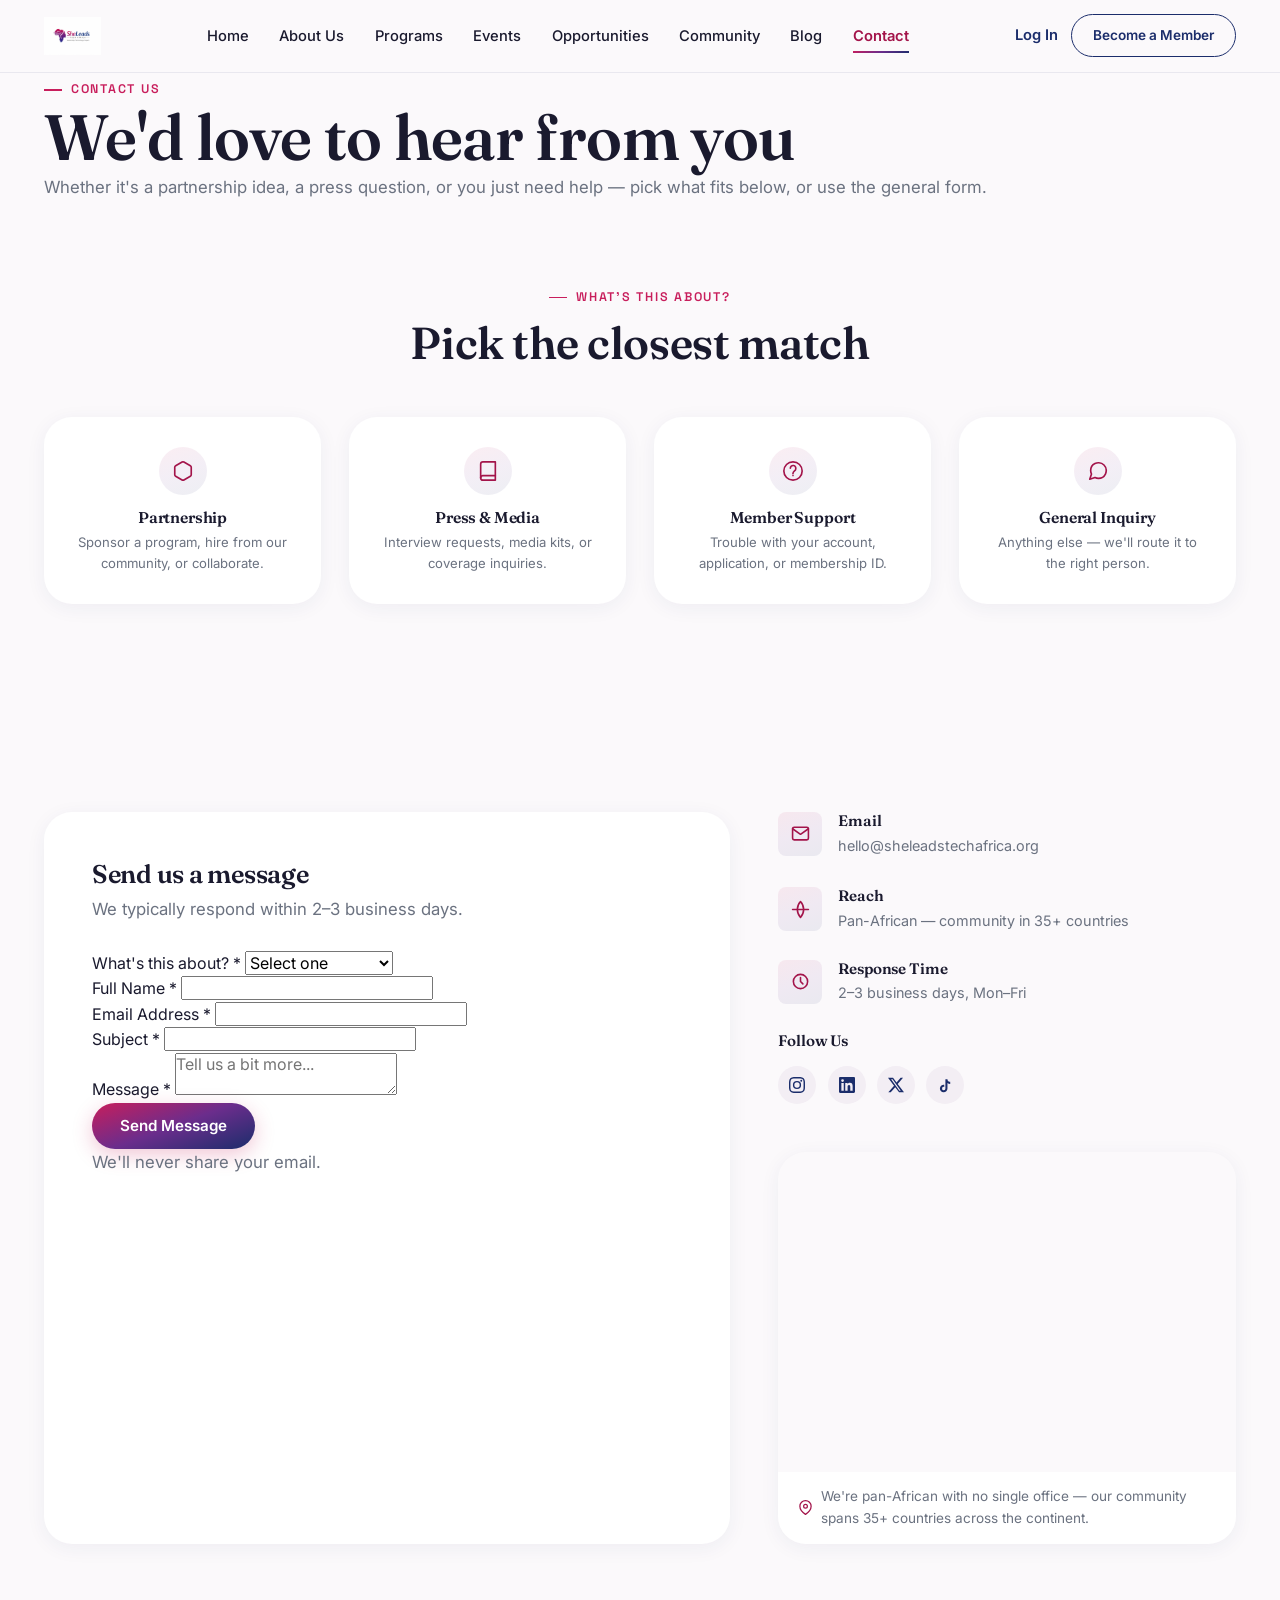
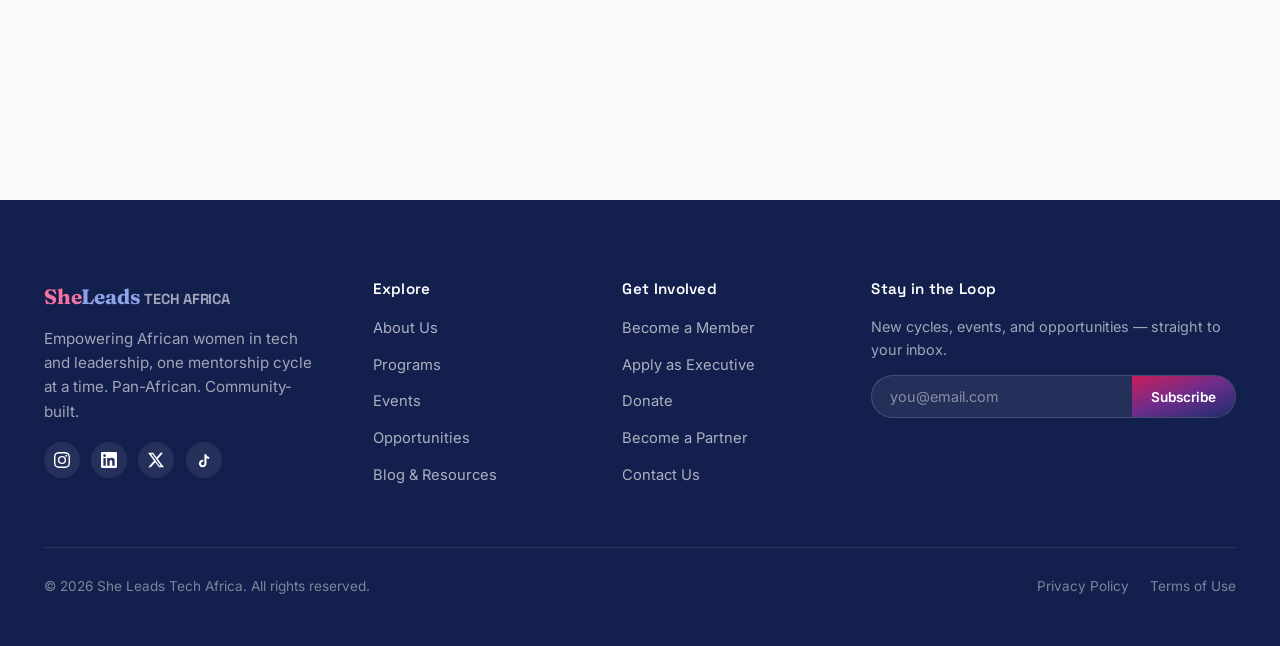
<file: pages/contact.html>
<!DOCTYPE html>
<html lang="en">
<head>
  <meta charset="UTF-8">
  <meta name="viewport" content="width=device-width, initial-scale=1.0">
  <title>Contact Us | She Leads Tech Africa</title>
  <meta name="description" content="Get in touch with She Leads Tech Africa — partnerships, press, member support, or general inquiries.">

  <meta property="og:title" content="Contact Us | She Leads Tech Africa">
  <meta property="og:description" content="Partnerships, press, support, or general inquiries — we'd love to hear from you.">
  <meta property="og:type" content="website">

  <link rel="preconnect" href="https://fonts.googleapis.com">
  <link rel="stylesheet" href="../css/base.css">
  <link rel="stylesheet" href="../css/layout.css">
  <link rel="stylesheet" href="../css/contact.css">
</head>
<body>

  <a href="#main" class="skip-link">Skip to main content</a>

  <!-- ============ HEADER ============ -->
  <header class="site-header">
    <nav class="nav-wrap" aria-label="Main navigation">
      <a href="../index.html" class="brand">
        <img src="../images/logo-full.jpeg" alt="She Leads Tech Africa logo">
      </a>

      <ul class="nav-links">
        <li><a href="../index.html">Home</a></li>
        <li><a href="about.html">About Us</a></li>
        <li><a href="programs.html">Programs</a></li>
        <li><a href="events.html">Events</a></li>
        <li><a href="opportunities.html">Opportunities</a></li>
        <li><a href="community.html">Community</a></li>
        <li><a href="blog.html">Blog</a></li>
        <li><a href="contact.html" class="active">Contact</a></li>
        <li class="nav-actions-mobile-only"><a href="login.html">Log In</a></li>
        <li class="nav-actions-mobile-only"><a href="become-a-member.html">Become a Member</a></li>
      </ul>

      <div class="nav-actions">
        <a href="login.html" class="nav-login">Log In</a>
        <a href="become-a-member.html" class="btn btn-outline btn-sm">Become a Member</a>
      </div>

      <button class="nav-toggle" aria-label="Toggle navigation menu" aria-expanded="false">
        <span></span><span></span><span></span>
      </button>
    </nav>
  </header>

  <main id="main">

    <!-- ============ PAGE HERO ============ -->
    <section class="page-hero">
      <div class="container">
        <span class="eyebrow">Contact Us</span>
        <h1>We'd love to hear from you</h1>
        <p>Whether it's a partnership idea, a press question, or you just need help — pick what fits below, or use the general form.</p>
      </div>
    </section>

    <!-- ============ INQUIRY QUICK LINKS ============ -->
    <section class="section-tight" aria-labelledby="inquiry-heading">
      <div class="container">
        <div class="section-header center">
          <span class="eyebrow" style="justify-content:center;">What's This About?</span>
          <h2 id="inquiry-heading">Pick the closest match</h2>
        </div>

        <div class="inquiry-grid">
          <div class="inquiry-card" data-inquiry-type="partnership" tabindex="0" role="button" aria-label="Select Partnership inquiry">
            <div class="inquiry-icon">
              <svg viewBox="0 0 24 24" fill="none" stroke-width="1.8" stroke-linecap="round" stroke-linejoin="round"><path d="M21 16V8a2 2 0 0 0-1-1.73l-7-4a2 2 0 0 0-2 0l-7 4A2 2 0 0 0 3 8v8a2 2 0 0 0 1 1.73l7 4a2 2 0 0 0 2 0l7-4A2 2 0 0 0 21 16z"/></svg>
            </div>
            <h4>Partnership</h4>
            <p>Sponsor a program, hire from our community, or collaborate.</p>
          </div>

          <div class="inquiry-card" data-inquiry-type="press" tabindex="0" role="button" aria-label="Select Press inquiry">
            <div class="inquiry-icon">
              <svg viewBox="0 0 24 24" fill="none" stroke-width="1.8" stroke-linecap="round" stroke-linejoin="round"><path d="M4 19.5A2.5 2.5 0 0 1 6.5 17H20"/><path d="M6.5 2H20v20H6.5A2.5 2.5 0 0 1 4 19.5v-15A2.5 2.5 0 0 1 6.5 2z"/></svg>
            </div>
            <h4>Press &amp; Media</h4>
            <p>Interview requests, media kits, or coverage inquiries.</p>
          </div>

          <div class="inquiry-card" data-inquiry-type="support" tabindex="0" role="button" aria-label="Select Member Support inquiry">
            <div class="inquiry-icon">
              <svg viewBox="0 0 24 24" fill="none" stroke-width="1.8" stroke-linecap="round" stroke-linejoin="round"><circle cx="12" cy="12" r="10"/><path d="M9.09 9a3 3 0 1 1 5.83 1c0 2-3 2-3 5"/><line x1="12" y1="17" x2="12" y2="17.01"/></svg>
            </div>
            <h4>Member Support</h4>
            <p>Trouble with your account, application, or membership ID.</p>
          </div>

          <div class="inquiry-card" data-inquiry-type="general" tabindex="0" role="button" aria-label="Select General inquiry">
            <div class="inquiry-icon">
              <svg viewBox="0 0 24 24" fill="none" stroke-width="1.8" stroke-linecap="round" stroke-linejoin="round"><path d="M21 11.5a8.38 8.38 0 0 1-.9 3.8 8.5 8.5 0 0 1-7.6 4.7 8.38 8.38 0 0 1-3.8-.9L3 21l1.9-5.7a8.38 8.38 0 0 1-.9-3.8 8.5 8.5 0 0 1 4.7-7.6 8.38 8.38 0 0 1 3.8-.9h.5a8.48 8.48 0 0 1 8 8v.5z"/></svg>
            </div>
            <h4>General Inquiry</h4>
            <p>Anything else — we'll route it to the right person.</p>
          </div>
        </div>
      </div>
    </section>

    <!-- ============ CONTACT FORM + INFO ============ -->
    <section class="section" id="contact-form-card-anchor" aria-labelledby="form-heading">
      <div class="container">
        <div class="contact-grid">

          <div class="contact-form-card">
            <h3 id="form-heading">Send us a message</h3>
            <p>We typically respond within 2–3 business days.</p>

            <form id="contact-form" novalidate>
              <div class="form-group">
                <label for="contact-inquiry-type">What's this about? <span class="required">*</span></label>
                <select id="contact-inquiry-type" name="contact-inquiry-type" required>
                  <option value="" disabled selected>Select one</option>
                  <option value="partnership">Partnership</option>
                  <option value="press">Press &amp; Media</option>
                  <option value="support">Member Support</option>
                  <option value="general">General Inquiry</option>
                </select>
              </div>

              <div class="form-row">
                <div class="form-group">
                  <label for="contact-name">Full Name <span class="required">*</span></label>
                  <input type="text" id="contact-name" name="contact-name" required autocomplete="name">
                </div>
                <div class="form-group">
                  <label for="contact-email">Email Address <span class="required">*</span></label>
                  <input type="email" id="contact-email" name="contact-email" required autocomplete="email">
                </div>
              </div>

              <div class="form-group">
                <label for="contact-subject">Subject <span class="required">*</span></label>
                <input type="text" id="contact-subject" name="contact-subject" required>
              </div>

              <div class="form-group">
                <label for="contact-message">Message <span class="required">*</span></label>
                <textarea id="contact-message" name="contact-message" required placeholder="Tell us a bit more..."></textarea>
              </div>

              <div class="form-submit-row">
                <button type="submit" class="btn btn-primary">Send Message</button>
                <p>We'll never share your email.</p>
              </div>
            </form>

            <div class="contact-success" tabindex="-1">
              <div class="contact-success-icon">
                <svg viewBox="0 0 24 24" fill="none" stroke-width="2" stroke-linecap="round" stroke-linejoin="round"><path d="M20 6L9 17l-5-5"/></svg>
              </div>
              <h3>Message sent!</h3>
              <p>Thanks for reaching out — we'll get back to you within 2–3 business days.</p>
            </div>
          </div>

          <div class="contact-info">
            <div class="contact-info-list">
              <div class="contact-info-item">
                <div class="contact-info-icon">
                  <svg viewBox="0 0 24 24" fill="none" stroke-width="2" stroke-linecap="round" stroke-linejoin="round"><path d="M4 4h16c1.1 0 2 .9 2 2v12c0 1.1-.9 2-2 2H4c-1.1 0-2-.9-2-2V6c0-1.1.9-2 2-2z"/><polyline points="22 6 12 13 2 6"/></svg>
                </div>
                <div>
                  <h4>Email</h4>
                  <a href="mailto:hello@sheleadstechafrica.org">hello@sheleadstechafrica.org</a>
                </div>
              </div>

              <div class="contact-info-item">
                <div class="contact-info-icon">
                  <svg viewBox="0 0 24 24" fill="none" stroke-width="2" stroke-linecap="round" stroke-linejoin="round"><path d="M2 12h20"/><path d="M12 2a15.3 15.3 0 0 1 4 10 15.3 15.3 0 0 1-4 10 15.3 15.3 0 0 1-4-10 15.3 15.3 0 0 1 4-10z"/></svg>
                </div>
                <div>
                  <h4>Reach</h4>
                  <p>Pan-African — community in 35+ countries</p>
                </div>
              </div>

              <div class="contact-info-item">
                <div class="contact-info-icon">
                  <svg viewBox="0 0 24 24" fill="none" stroke-width="2" stroke-linecap="round" stroke-linejoin="round"><circle cx="12" cy="12" r="9"/><path d="M12 7v5l3 3"/></svg>
                </div>
                <div>
                  <h4>Response Time</h4>
                  <p>2–3 business days, Mon–Fri</p>
                </div>
              </div>
            </div>

            <div>
              <h4 style="margin-bottom: 0.7rem; font-size: 0.95rem;">Follow Us</h4>
              <div class="contact-social-row" aria-label="Social media links">
                <a href="#" aria-label="Instagram"><svg viewBox="0 0 24 24"><path d="M12 2.16c3.2 0 3.58.01 4.85.07 3.25.15 4.77 1.69 4.92 4.92.06 1.27.07 1.65.07 4.85s-.01 3.58-.07 4.85c-.15 3.23-1.66 4.77-4.92 4.92-1.27.06-1.65.07-4.85.07s-3.58-.01-4.85-.07c-3.26-.15-4.77-1.7-4.92-4.92-.06-1.27-.07-1.65-.07-4.85s.01-3.58.07-4.85C2.38 3.85 3.9 2.3 7.15 2.16c1.27-.06 1.65-.07 4.85-.07zM12 0C8.74 0 8.33.01 7.05.07 2.7.27.27 2.7.07 7.05.01 8.33 0 8.74 0 12s.01 3.67.07 4.95c.2 4.35 2.62 6.78 6.98 6.98C8.33 23.99 8.74 24 12 24s3.67-.01 4.95-.07c4.35-.2 6.78-2.62 6.98-6.98.06-1.28.07-1.69.07-4.95s-.01-3.67-.07-4.95C23.73 2.7 21.3.27 16.95.07 15.67.01 15.26 0 12 0zm0 5.84A6.16 6.16 0 1 0 18.16 12 6.16 6.16 0 0 0 12 5.84zM12 16a4 4 0 1 1 0-8 4 4 0 0 1 0 8zm6.4-11.85a1.44 1.44 0 1 0 1.44 1.44 1.44 1.44 0 0 0-1.44-1.44z"/></svg></a>
                <a href="#" aria-label="LinkedIn"><svg viewBox="0 0 24 24"><path d="M20.45 20.45h-3.55v-5.57c0-1.33-.03-3.04-1.85-3.04-1.85 0-2.14 1.45-2.14 2.94v5.67H9.36V9h3.41v1.56h.05c.48-.9 1.64-1.85 3.37-1.85 3.6 0 4.27 2.37 4.27 5.45v6.29zM5.34 7.43a2.06 2.06 0 1 1 0-4.13 2.06 2.06 0 0 1 0 4.13zM7.12 20.45H3.56V9h3.56v11.45zM22.22 0H1.77C.79 0 0 .77 0 1.73v20.54C0 23.23.79 24 1.77 24h20.45c.98 0 1.78-.77 1.78-1.73V1.73C24 .77 23.2 0 22.22 0z"/></svg></a>
                <a href="#" aria-label="X (Twitter)"><svg viewBox="0 0 24 24"><path d="M18.9 1.15h3.68l-8.04 9.19L24 22.85h-7.4l-5.8-7.58-6.64 7.58H.47l8.6-9.83L0 1.15h7.59l5.24 6.93zM17.08 20.6h2.03L6.83 3.28h-2.2z"/></svg></a>
                <a href="#" aria-label="TikTok"><svg viewBox="0 0 24 24"><path d="M16.6 5.82a4.07 4.07 0 0 1-.92-2.63h-3.07v14.13a2.5 2.5 0 1 1-1.77-2.39V11.7a5.66 5.66 0 1 0 4.84 5.6V9.04a7.1 7.1 0 0 0 4.13 1.32V7.3a4.07 4.07 0 0 1-3.21-1.48z"/></svg></a>
              </div>
            </div>

            <div class="map-wrap">
              <iframe
                src="https://www.google.com/maps?q=Africa&z=3&output=embed"
                loading="lazy"
                referrerpolicy="no-referrer-when-downgrade"
                title="Map showing the African continent">
              </iframe>
              <div class="map-caption">
                <svg viewBox="0 0 24 24" fill="none" stroke-width="2" stroke-linecap="round" stroke-linejoin="round"><path d="M21 10c0 7-9 13-9 13s-9-6-9-13a9 9 0 0 1 18 0z"/><circle cx="12" cy="10" r="3"/></svg>
                We're pan-African with no single office — our community spans 35+ countries across the continent.
              </div>
            </div>
          </div>

        </div>
      </div>
    </section>

  </main>

  <!-- ============ FOOTER ============ -->
  <footer class="site-footer">
    <div class="container">
      <div class="footer-grid">
        <div class="footer-brand">
          <div class="brand-fallback"><span class="she">She</span><span class="leads">Leads</span> <span class="tech">TECH AFRICA</span></div>
          <p>Empowering African women in tech and leadership, one mentorship cycle at a time. Pan-African. Community-built.</p>
          <div class="footer-social" aria-label="Social media links">
            <a href="#" aria-label="Instagram"><svg viewBox="0 0 24 24"><path d="M12 2.16c3.2 0 3.58.01 4.85.07 3.25.15 4.77 1.69 4.92 4.92.06 1.27.07 1.65.07 4.85s-.01 3.58-.07 4.85c-.15 3.23-1.66 4.77-4.92 4.92-1.27.06-1.65.07-4.85.07s-3.58-.01-4.85-.07c-3.26-.15-4.77-1.7-4.92-4.92-.06-1.27-.07-1.65-.07-4.85s.01-3.58.07-4.85C2.38 3.85 3.9 2.3 7.15 2.16c1.27-.06 1.65-.07 4.85-.07zM12 0C8.74 0 8.33.01 7.05.07 2.7.27.27 2.7.07 7.05.01 8.33 0 8.74 0 12s.01 3.67.07 4.95c.2 4.35 2.62 6.78 6.98 6.98C8.33 23.99 8.74 24 12 24s3.67-.01 4.95-.07c4.35-.2 6.78-2.62 6.98-6.98.06-1.28.07-1.69.07-4.95s-.01-3.67-.07-4.95C23.73 2.7 21.3.27 16.95.07 15.67.01 15.26 0 12 0zm0 5.84A6.16 6.16 0 1 0 18.16 12 6.16 6.16 0 0 0 12 5.84zM12 16a4 4 0 1 1 0-8 4 4 0 0 1 0 8zm6.4-11.85a1.44 1.44 0 1 0 1.44 1.44 1.44 1.44 0 0 0-1.44-1.44z"/></svg></a>
            <a href="#" aria-label="LinkedIn"><svg viewBox="0 0 24 24"><path d="M20.45 20.45h-3.55v-5.57c0-1.33-.03-3.04-1.85-3.04-1.85 0-2.14 1.45-2.14 2.94v5.67H9.36V9h3.41v1.56h.05c.48-.9 1.64-1.85 3.37-1.85 3.6 0 4.27 2.37 4.27 5.45v6.29zM5.34 7.43a2.06 2.06 0 1 1 0-4.13 2.06 2.06 0 0 1 0 4.13zM7.12 20.45H3.56V9h3.56v11.45zM22.22 0H1.77C.79 0 0 .77 0 1.73v20.54C0 23.23.79 24 1.77 24h20.45c.98 0 1.78-.77 1.78-1.73V1.73C24 .77 23.2 0 22.22 0z"/></svg></a>
            <a href="#" aria-label="X (Twitter)"><svg viewBox="0 0 24 24"><path d="M18.9 1.15h3.68l-8.04 9.19L24 22.85h-7.4l-5.8-7.58-6.64 7.58H.47l8.6-9.83L0 1.15h7.59l5.24 6.93zM17.08 20.6h2.03L6.83 3.28h-2.2z"/></svg></a>
            <a href="#" aria-label="TikTok"><svg viewBox="0 0 24 24"><path d="M16.6 5.82a4.07 4.07 0 0 1-.92-2.63h-3.07v14.13a2.5 2.5 0 1 1-1.77-2.39V11.7a5.66 5.66 0 1 0 4.84 5.6V9.04a7.1 7.1 0 0 0 4.13 1.32V7.3a4.07 4.07 0 0 1-3.21-1.48z"/></svg></a>
          </div>
        </div>

        <div class="footer-col">
          <h4>Explore</h4>
          <ul>
            <li><a href="about.html">About Us</a></li>
            <li><a href="programs.html">Programs</a></li>
            <li><a href="events.html">Events</a></li>
            <li><a href="opportunities.html">Opportunities</a></li>
            <li><a href="blog.html">Blog &amp; Resources</a></li>
          </ul>
        </div>

        <div class="footer-col">
          <h4>Get Involved</h4>
          <ul>
            <li><a href="become-a-member.html">Become a Member</a></li>
            <li><a href="apply-executive.html">Apply as Executive</a></li>
            <li><a href="donate.html">Donate</a></li>
            <li><a href="become-a-partner.html">Become a Partner</a></li>
            <li><a href="contact.html">Contact Us</a></li>
          </ul>
        </div>

        <div class="footer-col footer-newsletter">
          <h4>Stay in the Loop</h4>
          <p style="color:rgba(255,255,255,0.6); font-size:0.9rem;">New cycles, events, and opportunities — straight to your inbox.</p>
          <form>
            <label for="footer-newsletter-email" class="sr-only" style="position:absolute; left:-9999px;">Email address</label>
            <input type="email" id="footer-newsletter-email" placeholder="you@email.com" required>
            <button type="submit">Subscribe</button>
          </form>
        </div>
      </div>

      <div class="footer-bottom">
        <span>© 2026 She Leads Tech Africa. All rights reserved.</span>
        <div class="footer-legal">
          <a href="#">Privacy Policy</a>
          <a href="#">Terms of Use</a>
        </div>
      </div>
    </div>
  </footer>

  <script src="../js/main.js"></script>
</body>
</html>
</file>
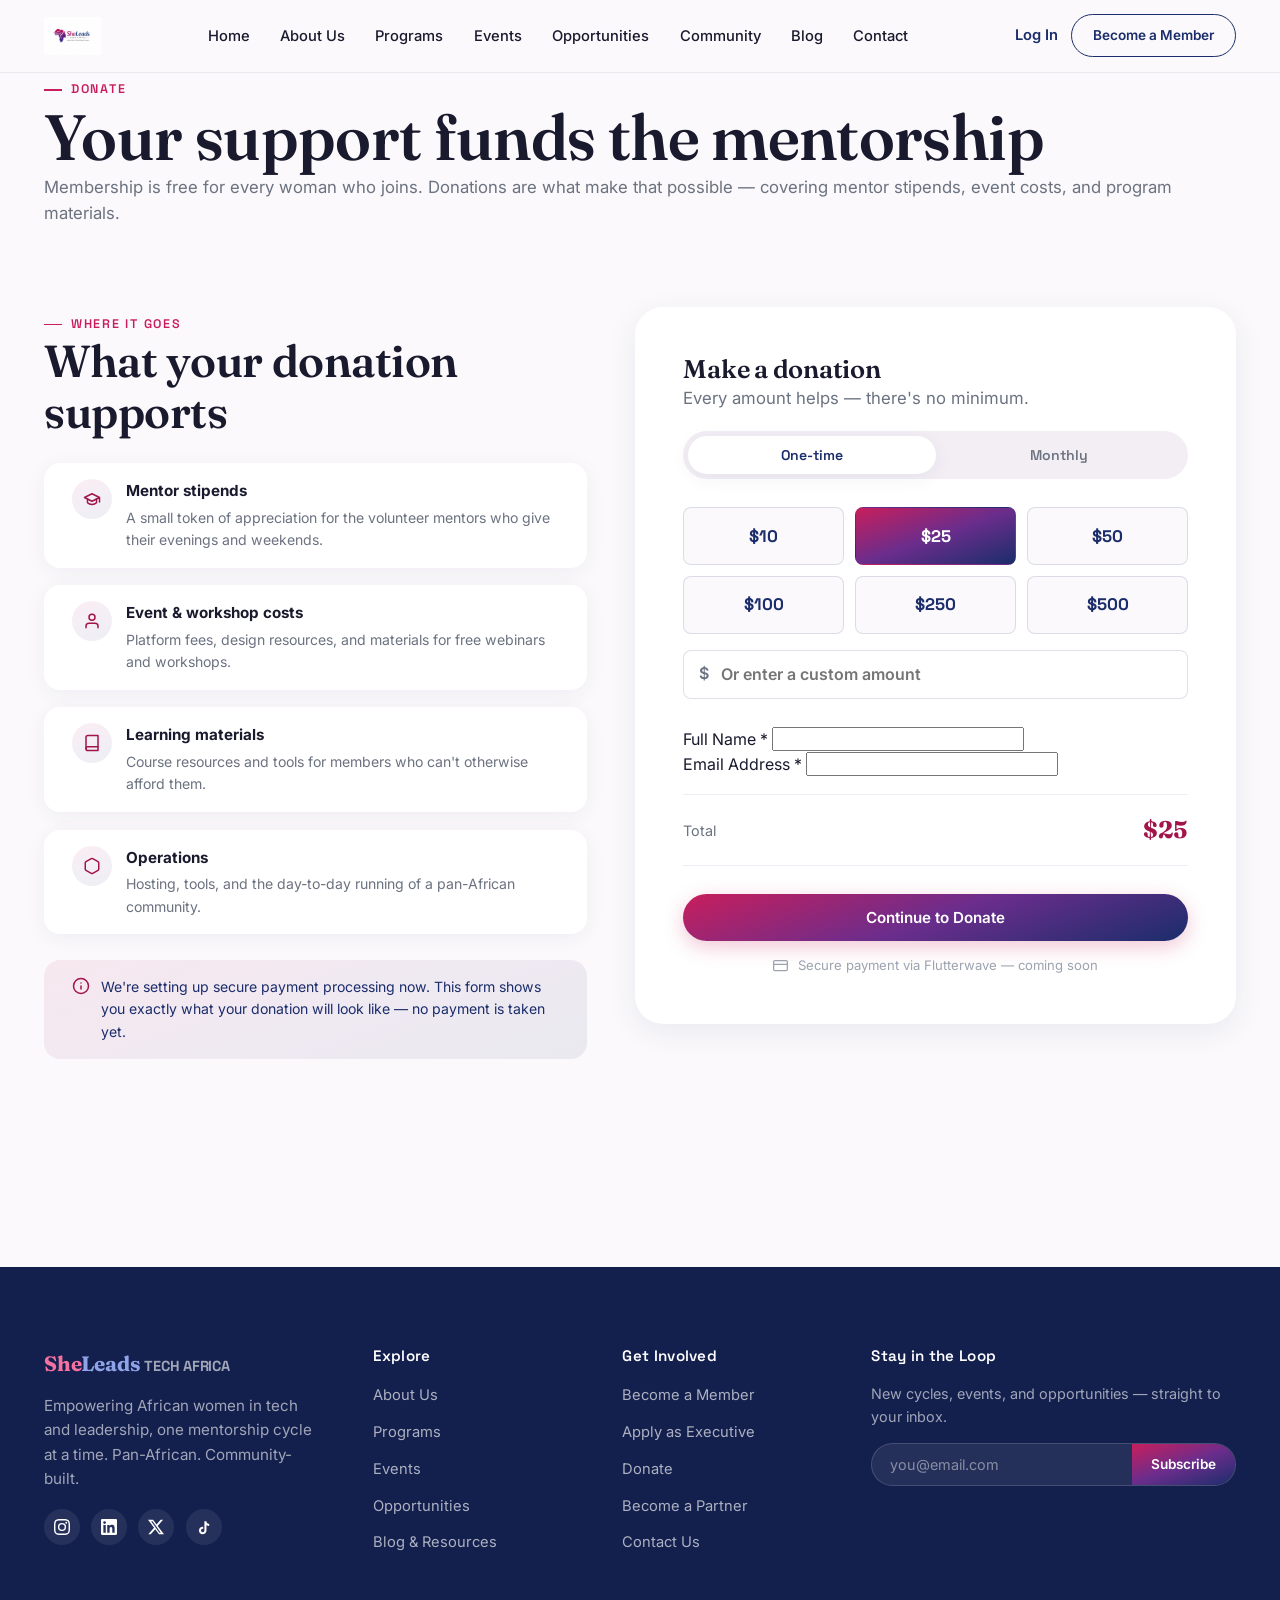
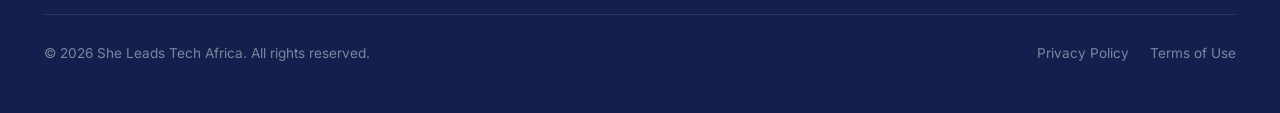
<file: pages/donate.html>
<!DOCTYPE html>
<html lang="en">
<head>
  <meta charset="UTF-8">
  <meta name="viewport" content="width=device-width, initial-scale=1.0">
  <title>Donate | She Leads Tech Africa</title>
  <meta name="description" content="Support African women in tech. Your donation funds mentorship, events, and resources for She Leads Tech Africa's community.">

  <meta property="og:title" content="Donate | She Leads Tech Africa">
  <meta property="og:description" content="Your donation funds mentorship, events, and resources for African women in tech.">
  <meta property="og:type" content="website">

  <link rel="preconnect" href="https://fonts.googleapis.com">
  <link rel="stylesheet" href="../css/base.css">
  <link rel="stylesheet" href="../css/layout.css">
  <link rel="stylesheet" href="../css/events.css">
  <link rel="stylesheet" href="../css/donate.css">
</head>
<body>

  <a href="#main" class="skip-link">Skip to main content</a>

  <!-- ============ HEADER ============ -->
  <header class="site-header">
    <nav class="nav-wrap" aria-label="Main navigation">
      <a href="../index.html" class="brand">
        <img src="../images/logo-full.jpeg" alt="She Leads Tech Africa logo">
      </a>

      <ul class="nav-links">
        <li><a href="../index.html">Home</a></li>
        <li><a href="about.html">About Us</a></li>
        <li><a href="programs.html">Programs</a></li>
        <li><a href="events.html">Events</a></li>
        <li><a href="opportunities.html">Opportunities</a></li>
        <li><a href="community.html">Community</a></li>
        <li><a href="blog.html">Blog</a></li>
        <li><a href="contact.html">Contact</a></li>
        <li class="nav-actions-mobile-only"><a href="login.html">Log In</a></li>
        <li class="nav-actions-mobile-only"><a href="become-a-member.html">Become a Member</a></li>
      </ul>

      <div class="nav-actions">
        <a href="login.html" class="nav-login">Log In</a>
        <a href="become-a-member.html" class="btn btn-outline btn-sm">Become a Member</a>
      </div>

      <button class="nav-toggle" aria-label="Toggle navigation menu" aria-expanded="false">
        <span></span><span></span><span></span>
      </button>
    </nav>
  </header>

  <main id="main">

    <!-- ============ PAGE HERO ============ -->
    <section class="page-hero">
      <div class="container">
        <span class="eyebrow">Donate</span>
        <h1>Your support funds the mentorship</h1>
        <p>Membership is free for every woman who joins. Donations are what make that possible — covering mentor stipends, event costs, and program materials.</p>
      </div>
    </section>

    <!-- ============ DONATE LAYOUT ============ -->
    <section class="section-tight" aria-labelledby="donate-heading">
      <div class="container">
        <div class="donate-layout">

          <div class="donate-impact-side">
            <span class="eyebrow">Where It Goes</span>
            <h2 id="donate-heading">What your donation supports</h2>

            <div class="donate-impact-list">
              <div class="donate-impact-item">
                <div class="donate-impact-icon">
                  <svg viewBox="0 0 24 24" fill="none" stroke-width="2" stroke-linecap="round" stroke-linejoin="round"><path d="M22 10v6M2 10l10-5 10 5-10 5z"/><path d="M6 12v5c3 3 9 3 12 0v-5"/></svg>
                </div>
                <div>
                  <strong>Mentor stipends</strong>
                  <p>A small token of appreciation for the volunteer mentors who give their evenings and weekends.</p>
                </div>
              </div>
              <div class="donate-impact-item">
                <div class="donate-impact-icon">
                  <svg viewBox="0 0 24 24" fill="none" stroke-width="2" stroke-linecap="round" stroke-linejoin="round"><path d="M20 21v-2a4 4 0 0 0-4-4H8a4 4 0 0 0-4 4v2"/><circle cx="12" cy="7" r="4"/></svg>
                </div>
                <div>
                  <strong>Event &amp; workshop costs</strong>
                  <p>Platform fees, design resources, and materials for free webinars and workshops.</p>
                </div>
              </div>
              <div class="donate-impact-item">
                <div class="donate-impact-icon">
                  <svg viewBox="0 0 24 24" fill="none" stroke-width="2" stroke-linecap="round" stroke-linejoin="round"><path d="M4 19.5A2.5 2.5 0 0 1 6.5 17H20"/><path d="M6.5 2H20v20H6.5A2.5 2.5 0 0 1 4 19.5v-15A2.5 2.5 0 0 1 6.5 2z"/></svg>
                </div>
                <div>
                  <strong>Learning materials</strong>
                  <p>Course resources and tools for members who can't otherwise afford them.</p>
                </div>
              </div>
              <div class="donate-impact-item">
                <div class="donate-impact-icon">
                  <svg viewBox="0 0 24 24" fill="none" stroke-width="2" stroke-linecap="round" stroke-linejoin="round"><path d="M21 16V8a2 2 0 0 0-1-1.73l-7-4a2 2 0 0 0-2 0l-7 4A2 2 0 0 0 3 8v8a2 2 0 0 0 1 1.73l7 4a2 2 0 0 0 2 0l7-4A2 2 0 0 0 21 16z"/></svg>
                </div>
                <div>
                  <strong>Operations</strong>
                  <p>Hosting, tools, and the day-to-day running of a pan-African community.</p>
                </div>
              </div>
            </div>

            <div class="donate-transparency-note">
              <svg viewBox="0 0 24 24" fill="none" stroke-width="2" stroke-linecap="round" stroke-linejoin="round"><circle cx="12" cy="12" r="10"/><path d="M12 16v-4M12 8h.01"/></svg>
              <span>We're setting up secure payment processing now. This form shows you exactly what your donation will look like — no payment is taken yet.</span>
            </div>
          </div>

          <div class="donate-form-card">
            <h3>Make a donation</h3>
            <p style="margin-bottom: 1.2rem;">Every amount helps — there's no minimum.</p>

            <form id="donate-form" novalidate>
              <div class="donate-toggle" role="group" aria-label="Donation frequency">
                <button type="button" class="active" data-freq="once">One-time</button>
                <button type="button" data-freq="monthly">Monthly</button>
              </div>

              <div class="amount-grid" role="radiogroup" aria-label="Donation amount">
                <label class="amount-option">
                  <input type="radio" name="donate-amount" value="10">
                  <span>$10</span>
                </label>
                <label class="amount-option">
                  <input type="radio" name="donate-amount" value="25" checked>
                  <span>$25</span>
                </label>
                <label class="amount-option">
                  <input type="radio" name="donate-amount" value="50">
                  <span>$50</span>
                </label>
                <label class="amount-option">
                  <input type="radio" name="donate-amount" value="100">
                  <span>$100</span>
                </label>
                <label class="amount-option">
                  <input type="radio" name="donate-amount" value="250">
                  <span>$250</span>
                </label>
                <label class="amount-option">
                  <input type="radio" name="donate-amount" value="500">
                  <span>$500</span>
                </label>
              </div>

              <div class="custom-amount-row">
                <span class="currency">$</span>
                <input type="number" id="custom-amount" name="custom-amount" placeholder="Or enter a custom amount" min="1" step="1">
              </div>

              <div class="form-group">
                <label for="donor-name">Full Name <span class="required">*</span></label>
                <input type="text" id="donor-name" name="donor-name" required autocomplete="name">
              </div>
              <div class="form-group">
                <label for="donor-email">Email Address <span class="required">*</span></label>
                <input type="email" id="donor-email" name="donor-email" required autocomplete="email">
              </div>

              <div class="donate-total-row">
                <span class="label">Total</span>
                <span class="value" id="donate-total-value">$25</span>
              </div>

              <button type="submit" class="btn btn-primary" style="width:100%;">Continue to Donate</button>

              <div class="payment-method-note">
                <svg viewBox="0 0 24 24" fill="none" stroke-width="2" stroke-linecap="round" stroke-linejoin="round"><rect x="1" y="4" width="22" height="16" rx="2"/><line x1="1" y1="10" x2="23" y2="10"/></svg>
                Secure payment via Flutterwave — coming soon
              </div>
            </form>
          </div>

        </div>
      </div>
    </section>

  </main>

  <!-- ============ FOOTER ============ -->
  <footer class="site-footer">
    <div class="container">
      <div class="footer-grid">
        <div class="footer-brand">
          <div class="brand-fallback"><span class="she">She</span><span class="leads">Leads</span> <span class="tech">TECH AFRICA</span></div>
          <p>Empowering African women in tech and leadership, one mentorship cycle at a time. Pan-African. Community-built.</p>
          <div class="footer-social" aria-label="Social media links">
            <a href="#" aria-label="Instagram"><svg viewBox="0 0 24 24"><path d="M12 2.16c3.2 0 3.58.01 4.85.07 3.25.15 4.77 1.69 4.92 4.92.06 1.27.07 1.65.07 4.85s-.01 3.58-.07 4.85c-.15 3.23-1.66 4.77-4.92 4.92-1.27.06-1.65.07-4.85.07s-3.58-.01-4.85-.07c-3.26-.15-4.77-1.7-4.92-4.92-.06-1.27-.07-1.65-.07-4.85s.01-3.58.07-4.85C2.38 3.85 3.9 2.3 7.15 2.16c1.27-.06 1.65-.07 4.85-.07zM12 0C8.74 0 8.33.01 7.05.07 2.7.27.27 2.7.07 7.05.01 8.33 0 8.74 0 12s.01 3.67.07 4.95c.2 4.35 2.62 6.78 6.98 6.98C8.33 23.99 8.74 24 12 24s3.67-.01 4.95-.07c4.35-.2 6.78-2.62 6.98-6.98.06-1.28.07-1.69.07-4.95s-.01-3.67-.07-4.95C23.73 2.7 21.3.27 16.95.07 15.67.01 15.26 0 12 0zm0 5.84A6.16 6.16 0 1 0 18.16 12 6.16 6.16 0 0 0 12 5.84zM12 16a4 4 0 1 1 0-8 4 4 0 0 1 0 8zm6.4-11.85a1.44 1.44 0 1 0 1.44 1.44 1.44 1.44 0 0 0-1.44-1.44z"/></svg></a>
            <a href="#" aria-label="LinkedIn"><svg viewBox="0 0 24 24"><path d="M20.45 20.45h-3.55v-5.57c0-1.33-.03-3.04-1.85-3.04-1.85 0-2.14 1.45-2.14 2.94v5.67H9.36V9h3.41v1.56h.05c.48-.9 1.64-1.85 3.37-1.85 3.6 0 4.27 2.37 4.27 5.45v6.29zM5.34 7.43a2.06 2.06 0 1 1 0-4.13 2.06 2.06 0 0 1 0 4.13zM7.12 20.45H3.56V9h3.56v11.45zM22.22 0H1.77C.79 0 0 .77 0 1.73v20.54C0 23.23.79 24 1.77 24h20.45c.98 0 1.78-.77 1.78-1.73V1.73C24 .77 23.2 0 22.22 0z"/></svg></a>
            <a href="#" aria-label="X (Twitter)"><svg viewBox="0 0 24 24"><path d="M18.9 1.15h3.68l-8.04 9.19L24 22.85h-7.4l-5.8-7.58-6.64 7.58H.47l8.6-9.83L0 1.15h7.59l5.24 6.93zM17.08 20.6h2.03L6.83 3.28h-2.2z"/></svg></a>
            <a href="#" aria-label="TikTok"><svg viewBox="0 0 24 24"><path d="M16.6 5.82a4.07 4.07 0 0 1-.92-2.63h-3.07v14.13a2.5 2.5 0 1 1-1.77-2.39V11.7a5.66 5.66 0 1 0 4.84 5.6V9.04a7.1 7.1 0 0 0 4.13 1.32V7.3a4.07 4.07 0 0 1-3.21-1.48z"/></svg></a>
          </div>
        </div>

        <div class="footer-col">
          <h4>Explore</h4>
          <ul>
            <li><a href="about.html">About Us</a></li>
            <li><a href="programs.html">Programs</a></li>
            <li><a href="events.html">Events</a></li>
            <li><a href="opportunities.html">Opportunities</a></li>
            <li><a href="blog.html">Blog &amp; Resources</a></li>
          </ul>
        </div>

        <div class="footer-col">
          <h4>Get Involved</h4>
          <ul>
            <li><a href="become-a-member.html">Become a Member</a></li>
            <li><a href="apply-executive.html">Apply as Executive</a></li>
            <li><a href="donate.html">Donate</a></li>
            <li><a href="become-a-partner.html">Become a Partner</a></li>
            <li><a href="contact.html">Contact Us</a></li>
          </ul>
        </div>

        <div class="footer-col footer-newsletter">
          <h4>Stay in the Loop</h4>
          <p style="color:rgba(255,255,255,0.6); font-size:0.9rem;">New cycles, events, and opportunities — straight to your inbox.</p>
          <form>
            <label for="footer-newsletter-email" class="sr-only" style="position:absolute; left:-9999px;">Email address</label>
            <input type="email" id="footer-newsletter-email" placeholder="you@email.com" required>
            <button type="submit">Subscribe</button>
          </form>
        </div>
      </div>

      <div class="footer-bottom">
        <span>© 2026 She Leads Tech Africa. All rights reserved.</span>
        <div class="footer-legal">
          <a href="#">Privacy Policy</a>
          <a href="#">Terms of Use</a>
        </div>
      </div>
    </div>
  </footer>

  <!-- ============ DONATION PREVIEW MODAL (honest "no payment yet" state) ============ -->
  <div class="modal-overlay" id="donate-preview-modal" role="dialog" aria-modal="true" aria-labelledby="preview-modal-title">
    <div class="modal-card">
      <button class="modal-close" aria-label="Close preview">
        <svg viewBox="0 0 24 24" fill="none" stroke-width="2" stroke-linecap="round" stroke-linejoin="round"><path d="M18 6L6 18M6 6l12 12"/></svg>
      </button>

      <div class="preview-modal-icon">
        <svg viewBox="0 0 24 24" fill="none" stroke-width="2" stroke-linecap="round" stroke-linejoin="round"><circle cx="12" cy="12" r="10"/><path d="M12 16v-4M12 8h.01"/></svg>
      </div>

      <h3 id="preview-modal-title" style="text-align:center;">Payment processing is almost ready</h3>
      <p style="text-align:center;">Thank you for wanting to give — we're finishing setup with our payment partner so donations can be processed securely. Here's what your donation would look like:</p>

      <div class="preview-modal-summary">
        <div class="amount">$25</div>
        <div class="freq">One-time donation</div>
      </div>

      <p style="text-align:center; font-size:0.88rem;">In the meantime, you can reach out to us directly if you'd like to support us right away.</p>

      <a href="contact.html" class="btn btn-primary" style="width:100%; justify-content:center; margin-top:0.8rem;">Contact Us About Donating</a>
    </div>
  </div>

  <script src="../js/main.js"></script>
</body>
</html>
</file>
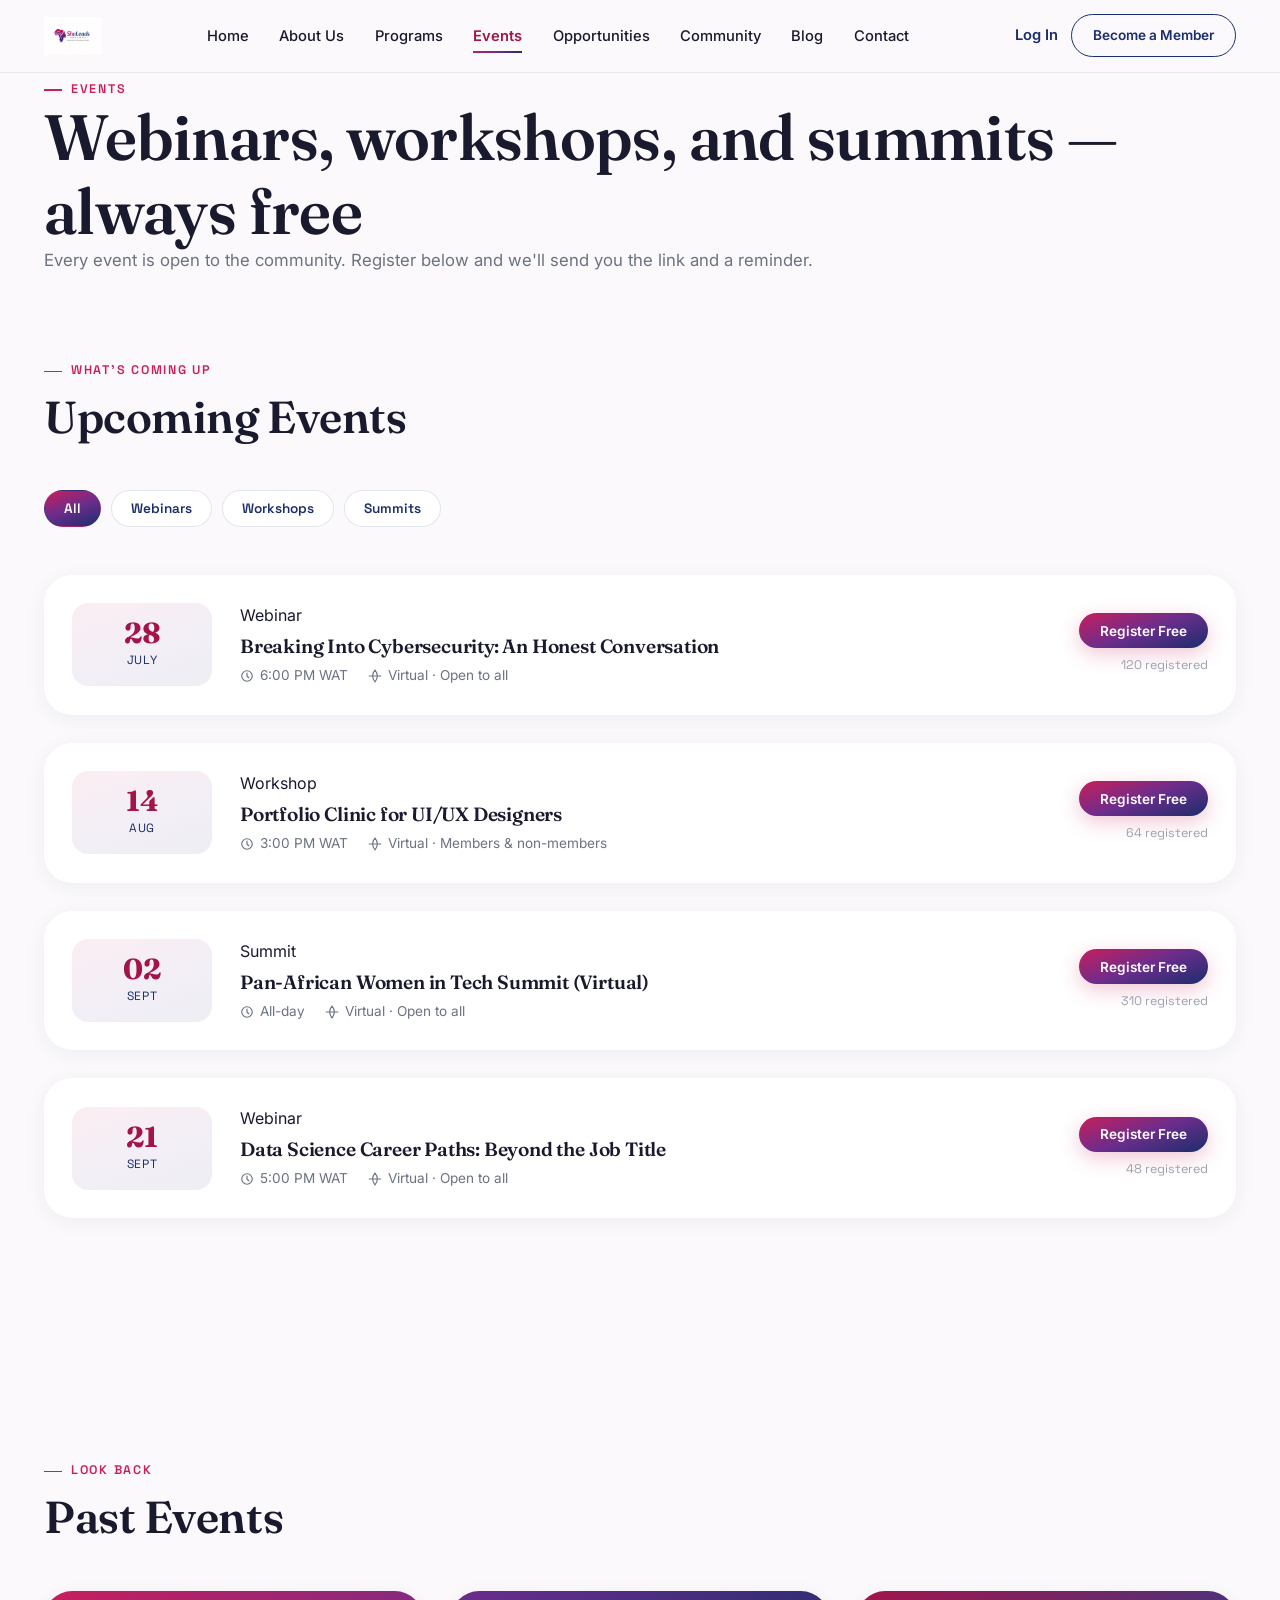
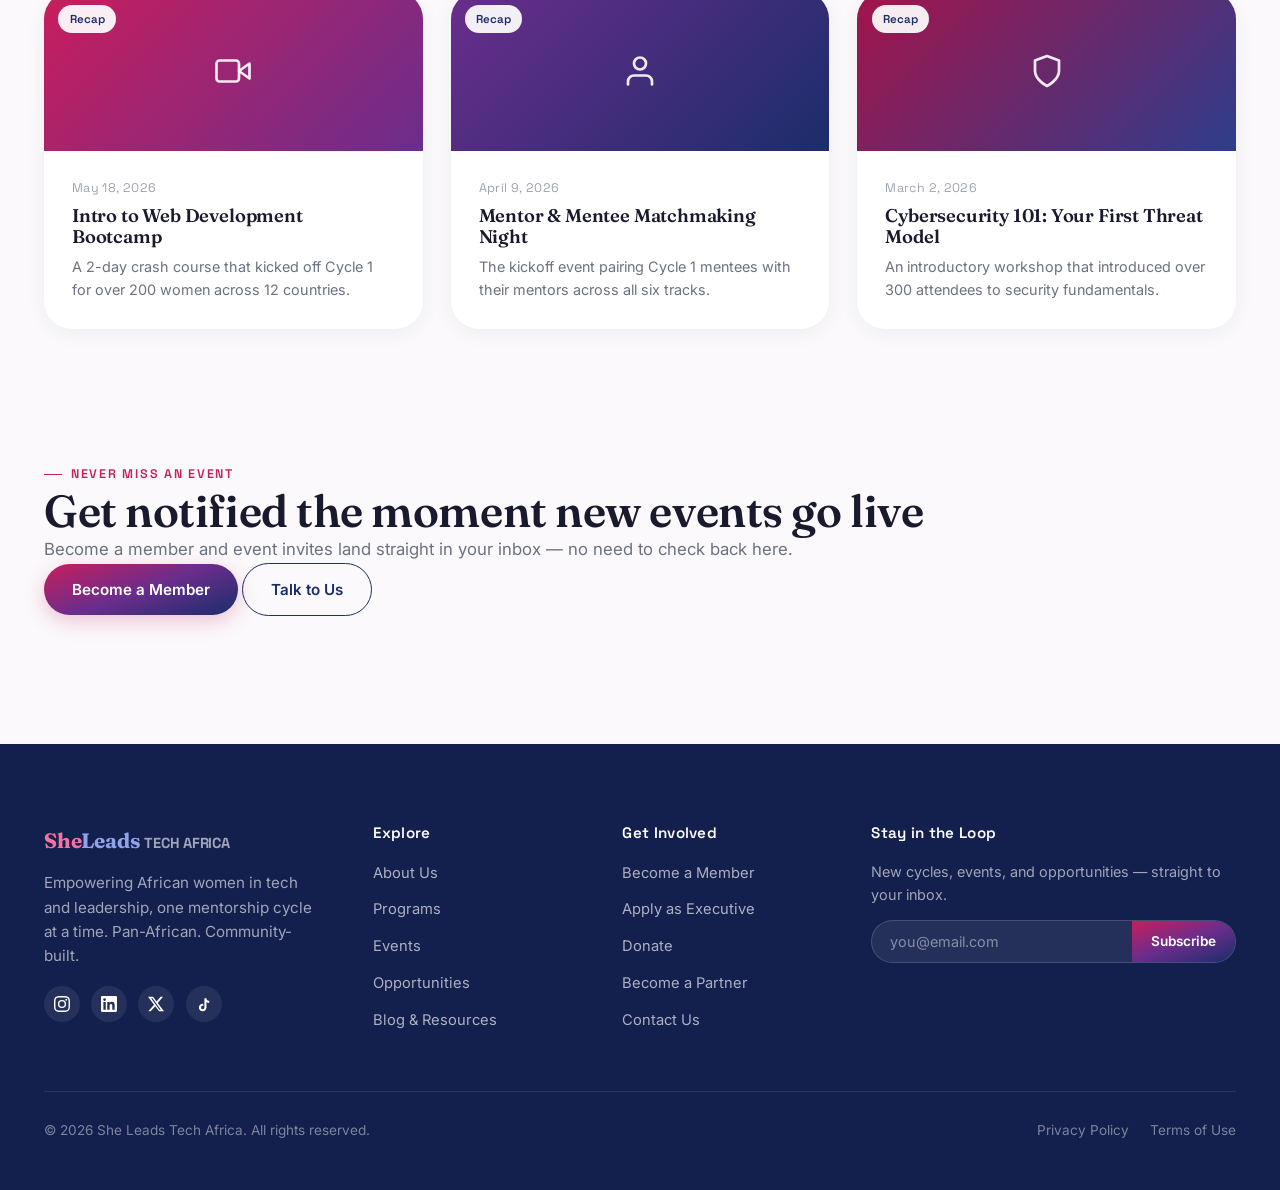
<file: pages/events.html>
<!DOCTYPE html>
<html lang="en">
<head>
  <meta charset="UTF-8">
  <meta name="viewport" content="width=device-width, initial-scale=1.0">
  <title>Events | She Leads Tech Africa</title>
  <meta name="description" content="Upcoming webinars, workshops, and summits from She Leads Tech Africa. Register for free and connect with the community.">

  <meta property="og:title" content="Events | She Leads Tech Africa">
  <meta property="og:description" content="Upcoming webinars, workshops, and summits. Register for free.">
  <meta property="og:type" content="website">

  <link rel="preconnect" href="https://fonts.googleapis.com">
  <link rel="stylesheet" href="../css/base.css">
  <link rel="stylesheet" href="../css/layout.css">
  <link rel="stylesheet" href="../css/events.css">
</head>
<body>

  <a href="#main" class="skip-link">Skip to main content</a>

  <!-- ============ HEADER ============ -->
  <header class="site-header">
    <nav class="nav-wrap" aria-label="Main navigation">
      <a href="../index.html" class="brand">
        <img src="../images/logo-full.jpeg" alt="She Leads Tech Africa logo">
      </a>

      <ul class="nav-links">
        <li><a href="../index.html">Home</a></li>
        <li><a href="about.html">About Us</a></li>
        <li><a href="programs.html">Programs</a></li>
        <li><a href="events.html" class="active">Events</a></li>
        <li><a href="opportunities.html">Opportunities</a></li>
        <li><a href="community.html">Community</a></li>
        <li><a href="blog.html">Blog</a></li>
        <li><a href="contact.html">Contact</a></li>
        <li class="nav-actions-mobile-only"><a href="login.html">Log In</a></li>
        <li class="nav-actions-mobile-only"><a href="become-a-member.html">Become a Member</a></li>
      </ul>

      <div class="nav-actions">
        <a href="login.html" class="nav-login">Log In</a>
        <a href="become-a-member.html" class="btn btn-outline btn-sm">Become a Member</a>
      </div>

      <button class="nav-toggle" aria-label="Toggle navigation menu" aria-expanded="false">
        <span></span><span></span><span></span>
      </button>
    </nav>
  </header>

  <main id="main">

    <!-- ============ PAGE HERO ============ -->
    <section class="page-hero">
      <div class="container">
        <span class="eyebrow">Events</span>
        <h1>Webinars, workshops, and summits — always free</h1>
        <p>Every event is open to the community. Register below and we'll send you the link and a reminder.</p>
      </div>
    </section>

    <!-- ============ UPCOMING EVENTS ============ -->
    <section class="section-tight" aria-labelledby="upcoming-heading">
      <div class="container">
        <div class="section-header">
          <span class="eyebrow">What's Coming Up</span>
          <h2 id="upcoming-heading">Upcoming Events</h2>
        </div>

        <div class="event-filter-row" role="group" aria-label="Filter events by type">
          <button class="event-filter-tab active">All</button>
          <button class="event-filter-tab">Webinars</button>
          <button class="event-filter-tab">Workshops</button>
          <button class="event-filter-tab">Summits</button>
        </div>

        <div class="event-row">
          <div class="event-row-date">
            <span class="day">28</span>
            <span class="month">July</span>
          </div>
          <div class="event-row-body">
            <span class="event-tag">Webinar</span>
            <h3>Breaking Into Cybersecurity: An Honest Conversation</h3>
            <div class="event-row-meta">
              <span><svg viewBox="0 0 24 24" fill="none" stroke-width="2" stroke-linecap="round"><circle cx="12" cy="12" r="9"/><path d="M12 7v5l3 3"/></svg> 6:00 PM WAT</span>
              <span><svg viewBox="0 0 24 24" fill="none" stroke-width="2" stroke-linecap="round"><path d="M2 12h20"/><path d="M12 2a15.3 15.3 0 0 1 4 10 15.3 15.3 0 0 1-4 10 15.3 15.3 0 0 1-4-10 15.3 15.3 0 0 1 4-10z"/></svg> Virtual · Open to all</span>
            </div>
          </div>
          <div class="event-row-action">
            <button class="btn btn-primary btn-sm" data-register-event data-event-name="Breaking Into Cybersecurity: An Honest Conversation" data-event-date="28 July · 6:00 PM WAT">Register Free</button>
            <span class="event-spots">120 registered</span>
          </div>
        </div>

        <div class="event-row">
          <div class="event-row-date">
            <span class="day">14</span>
            <span class="month">Aug</span>
          </div>
          <div class="event-row-body">
            <span class="event-tag">Workshop</span>
            <h3>Portfolio Clinic for UI/UX Designers</h3>
            <div class="event-row-meta">
              <span><svg viewBox="0 0 24 24" fill="none" stroke-width="2" stroke-linecap="round"><circle cx="12" cy="12" r="9"/><path d="M12 7v5l3 3"/></svg> 3:00 PM WAT</span>
              <span><svg viewBox="0 0 24 24" fill="none" stroke-width="2" stroke-linecap="round"><path d="M2 12h20"/><path d="M12 2a15.3 15.3 0 0 1 4 10 15.3 15.3 0 0 1-4 10 15.3 15.3 0 0 1-4-10 15.3 15.3 0 0 1 4-10z"/></svg> Virtual · Members &amp; non-members</span>
            </div>
          </div>
          <div class="event-row-action">
            <button class="btn btn-primary btn-sm" data-register-event data-event-name="Portfolio Clinic for UI/UX Designers" data-event-date="14 August · 3:00 PM WAT">Register Free</button>
            <span class="event-spots">64 registered</span>
          </div>
        </div>

        <div class="event-row">
          <div class="event-row-date">
            <span class="day">02</span>
            <span class="month">Sept</span>
          </div>
          <div class="event-row-body">
            <span class="event-tag">Summit</span>
            <h3>Pan-African Women in Tech Summit (Virtual)</h3>
            <div class="event-row-meta">
              <span><svg viewBox="0 0 24 24" fill="none" stroke-width="2" stroke-linecap="round"><circle cx="12" cy="12" r="9"/><path d="M12 7v5l3 3"/></svg> All-day</span>
              <span><svg viewBox="0 0 24 24" fill="none" stroke-width="2" stroke-linecap="round"><path d="M2 12h20"/><path d="M12 2a15.3 15.3 0 0 1 4 10 15.3 15.3 0 0 1-4 10 15.3 15.3 0 0 1-4-10 15.3 15.3 0 0 1 4-10z"/></svg> Virtual · Open to all</span>
            </div>
          </div>
          <div class="event-row-action">
            <button class="btn btn-primary btn-sm" data-register-event data-event-name="Pan-African Women in Tech Summit (Virtual)" data-event-date="2 September · All-day">Register Free</button>
            <span class="event-spots">310 registered</span>
          </div>
        </div>

        <div class="event-row">
          <div class="event-row-date">
            <span class="day">21</span>
            <span class="month">Sept</span>
          </div>
          <div class="event-row-body">
            <span class="event-tag">Webinar</span>
            <h3>Data Science Career Paths: Beyond the Job Title</h3>
            <div class="event-row-meta">
              <span><svg viewBox="0 0 24 24" fill="none" stroke-width="2" stroke-linecap="round"><circle cx="12" cy="12" r="9"/><path d="M12 7v5l3 3"/></svg> 5:00 PM WAT</span>
              <span><svg viewBox="0 0 24 24" fill="none" stroke-width="2" stroke-linecap="round"><path d="M2 12h20"/><path d="M12 2a15.3 15.3 0 0 1 4 10 15.3 15.3 0 0 1-4 10 15.3 15.3 0 0 1-4-10 15.3 15.3 0 0 1 4-10z"/></svg> Virtual · Open to all</span>
            </div>
          </div>
          <div class="event-row-action">
            <button class="btn btn-primary btn-sm" data-register-event data-event-name="Data Science Career Paths: Beyond the Job Title" data-event-date="21 September · 5:00 PM WAT">Register Free</button>
            <span class="event-spots">48 registered</span>
          </div>
        </div>

      </div>
    </section>

    <!-- ============ PAST EVENTS ============ -->
    <section class="section" aria-labelledby="past-heading">
      <div class="container">
        <div class="section-header">
          <span class="eyebrow">Look Back</span>
          <h2 id="past-heading">Past Events</h2>
        </div>

        <div class="past-events-grid">
          <div class="past-event-card">
            <div class="past-event-thumb p1">
              <span class="past-event-recap-badge">Recap</span>
              <svg viewBox="0 0 24 24" fill="none" stroke-width="1.8" stroke-linecap="round" stroke-linejoin="round"><path d="M23 7l-7 5 7 5V7z"/><rect x="1" y="5" width="15" height="14" rx="2"/></svg>
            </div>
            <div class="past-event-body">
              <span class="event-date-label">May 18, 2026</span>
              <h4>Intro to Web Development Bootcamp</h4>
              <p>A 2-day crash course that kicked off Cycle 1 for over 200 women across 12 countries.</p>
            </div>
          </div>
          <div class="past-event-card">
            <div class="past-event-thumb p2">
              <span class="past-event-recap-badge">Recap</span>
              <svg viewBox="0 0 24 24" fill="none" stroke-width="1.8" stroke-linecap="round" stroke-linejoin="round"><path d="M20 21v-2a4 4 0 0 0-4-4H8a4 4 0 0 0-4 4v2"/><circle cx="12" cy="7" r="4"/></svg>
            </div>
            <div class="past-event-body">
              <span class="event-date-label">April 9, 2026</span>
              <h4>Mentor &amp; Mentee Matchmaking Night</h4>
              <p>The kickoff event pairing Cycle 1 mentees with their mentors across all six tracks.</p>
            </div>
          </div>
          <div class="past-event-card">
            <div class="past-event-thumb p3">
              <span class="past-event-recap-badge">Recap</span>
              <svg viewBox="0 0 24 24" fill="none" stroke-width="1.8" stroke-linecap="round" stroke-linejoin="round"><path d="M12 22s8-4 8-10V5l-8-3-8 3v7c0 6 8 10 8 10z"/></svg>
            </div>
            <div class="past-event-body">
              <span class="event-date-label">March 2, 2026</span>
              <h4>Cybersecurity 101: Your First Threat Model</h4>
              <p>An introductory workshop that introduced over 300 attendees to security fundamentals.</p>
            </div>
          </div>
        </div>
      </div>
    </section>

    <!-- ============ FINAL CTA ============ -->
    <section class="final-cta">
      <div class="container">
        <span class="eyebrow" style="justify-content:center;">Never Miss an Event</span>
        <h2>Get notified the moment new events go live</h2>
        <p>Become a member and event invites land straight in your inbox — no need to check back here.</p>
        <div class="final-cta-actions">
          <a href="become-a-member.html" class="btn btn-primary">Become a Member</a>
          <a href="contact.html" class="btn btn-outline">Talk to Us</a>
        </div>
      </div>
    </section>

  </main>

  <!-- ============ FOOTER ============ -->
  <footer class="site-footer">
    <div class="container">
      <div class="footer-grid">
        <div class="footer-brand">
          <div class="brand-fallback"><span class="she">She</span><span class="leads">Leads</span> <span class="tech">TECH AFRICA</span></div>
          <p>Empowering African women in tech and leadership, one mentorship cycle at a time. Pan-African. Community-built.</p>
          <div class="footer-social" aria-label="Social media links">
            <a href="#" aria-label="Instagram"><svg viewBox="0 0 24 24"><path d="M12 2.16c3.2 0 3.58.01 4.85.07 3.25.15 4.77 1.69 4.92 4.92.06 1.27.07 1.65.07 4.85s-.01 3.58-.07 4.85c-.15 3.23-1.66 4.77-4.92 4.92-1.27.06-1.65.07-4.85.07s-3.58-.01-4.85-.07c-3.26-.15-4.77-1.7-4.92-4.92-.06-1.27-.07-1.65-.07-4.85s.01-3.58.07-4.85C2.38 3.85 3.9 2.3 7.15 2.16c1.27-.06 1.65-.07 4.85-.07zM12 0C8.74 0 8.33.01 7.05.07 2.7.27.27 2.7.07 7.05.01 8.33 0 8.74 0 12s.01 3.67.07 4.95c.2 4.35 2.62 6.78 6.98 6.98C8.33 23.99 8.74 24 12 24s3.67-.01 4.95-.07c4.35-.2 6.78-2.62 6.98-6.98.06-1.28.07-1.69.07-4.95s-.01-3.67-.07-4.95C23.73 2.7 21.3.27 16.95.07 15.67.01 15.26 0 12 0zm0 5.84A6.16 6.16 0 1 0 18.16 12 6.16 6.16 0 0 0 12 5.84zM12 16a4 4 0 1 1 0-8 4 4 0 0 1 0 8zm6.4-11.85a1.44 1.44 0 1 0 1.44 1.44 1.44 1.44 0 0 0-1.44-1.44z"/></svg></a>
            <a href="#" aria-label="LinkedIn"><svg viewBox="0 0 24 24"><path d="M20.45 20.45h-3.55v-5.57c0-1.33-.03-3.04-1.85-3.04-1.85 0-2.14 1.45-2.14 2.94v5.67H9.36V9h3.41v1.56h.05c.48-.9 1.64-1.85 3.37-1.85 3.6 0 4.27 2.37 4.27 5.45v6.29zM5.34 7.43a2.06 2.06 0 1 1 0-4.13 2.06 2.06 0 0 1 0 4.13zM7.12 20.45H3.56V9h3.56v11.45zM22.22 0H1.77C.79 0 0 .77 0 1.73v20.54C0 23.23.79 24 1.77 24h20.45c.98 0 1.78-.77 1.78-1.73V1.73C24 .77 23.2 0 22.22 0z"/></svg></a>
            <a href="#" aria-label="X (Twitter)"><svg viewBox="0 0 24 24"><path d="M18.9 1.15h3.68l-8.04 9.19L24 22.85h-7.4l-5.8-7.58-6.64 7.58H.47l8.6-9.83L0 1.15h7.59l5.24 6.93zM17.08 20.6h2.03L6.83 3.28h-2.2z"/></svg></a>
            <a href="#" aria-label="TikTok"><svg viewBox="0 0 24 24"><path d="M16.6 5.82a4.07 4.07 0 0 1-.92-2.63h-3.07v14.13a2.5 2.5 0 1 1-1.77-2.39V11.7a5.66 5.66 0 1 0 4.84 5.6V9.04a7.1 7.1 0 0 0 4.13 1.32V7.3a4.07 4.07 0 0 1-3.21-1.48z"/></svg></a>
          </div>
        </div>

        <div class="footer-col">
          <h4>Explore</h4>
          <ul>
            <li><a href="about.html">About Us</a></li>
            <li><a href="programs.html">Programs</a></li>
            <li><a href="events.html">Events</a></li>
            <li><a href="opportunities.html">Opportunities</a></li>
            <li><a href="blog.html">Blog &amp; Resources</a></li>
          </ul>
        </div>

        <div class="footer-col">
          <h4>Get Involved</h4>
          <ul>
            <li><a href="become-a-member.html">Become a Member</a></li>
            <li><a href="apply-executive.html">Apply as Executive</a></li>
            <li><a href="donate.html">Donate</a></li>
            <li><a href="become-a-partner.html">Become a Partner</a></li>
            <li><a href="contact.html">Contact Us</a></li>
          </ul>
        </div>

        <div class="footer-col footer-newsletter">
          <h4>Stay in the Loop</h4>
          <p style="color:rgba(255,255,255,0.6); font-size:0.9rem;">New cycles, events, and opportunities — straight to your inbox.</p>
          <form>
            <label for="footer-newsletter-email" class="sr-only" style="position:absolute; left:-9999px;">Email address</label>
            <input type="email" id="footer-newsletter-email" placeholder="you@email.com" required>
            <button type="submit">Subscribe</button>
          </form>
        </div>
      </div>

      <div class="footer-bottom">
        <span>© 2026 She Leads Tech Africa. All rights reserved.</span>
        <div class="footer-legal">
          <a href="#">Privacy Policy</a>
          <a href="#">Terms of Use</a>
        </div>
      </div>
    </div>
  </footer>

  <!-- ============ REGISTRATION MODAL ============ -->
  <div class="modal-overlay" id="register-modal" role="dialog" aria-modal="true" aria-labelledby="modal-title">
    <div class="modal-card">
      <button class="modal-close" aria-label="Close registration form">
        <svg viewBox="0 0 24 24" fill="none" stroke-width="2" stroke-linecap="round" stroke-linejoin="round"><path d="M18 6L6 18M6 6l12 12"/></svg>
      </button>

      <span class="modal-event-label">28 July · 6:00 PM WAT</span>
      <h3 id="modal-title"><span class="modal-title-text">Event Name</span></h3>

      <form class="modal-form">
        <div class="form-group">
          <label for="modal-name">Full Name <span class="required">*</span></label>
          <input type="text" id="modal-name" name="modal-name" required autocomplete="name">
        </div>
        <div class="form-group">
          <label for="modal-email">Email Address <span class="required">*</span></label>
          <input type="email" id="modal-email" name="modal-email" required autocomplete="email">
        </div>
        <div class="form-group">
          <label for="modal-country">Country <span class="required">*</span></label>
          <input type="text" id="modal-country" name="modal-country" required autocomplete="country-name">
        </div>
        <button type="submit" class="btn btn-primary" style="width:100%; margin-top:0.5rem;">Confirm Registration</button>
      </form>

      <div class="modal-success">
        <div class="modal-success-icon">
          <svg viewBox="0 0 24 24" fill="none" stroke-width="2" stroke-linecap="round" stroke-linejoin="round"><path d="M20 6L9 17l-5-5"/></svg>
        </div>
        <h3>You're registered! 🎉</h3>
        <p>Check your inbox for the confirmation and joining link.</p>
      </div>
    </div>
  </div>

  <script src="../js/main.js"></script>
</body>
</html>
</file>
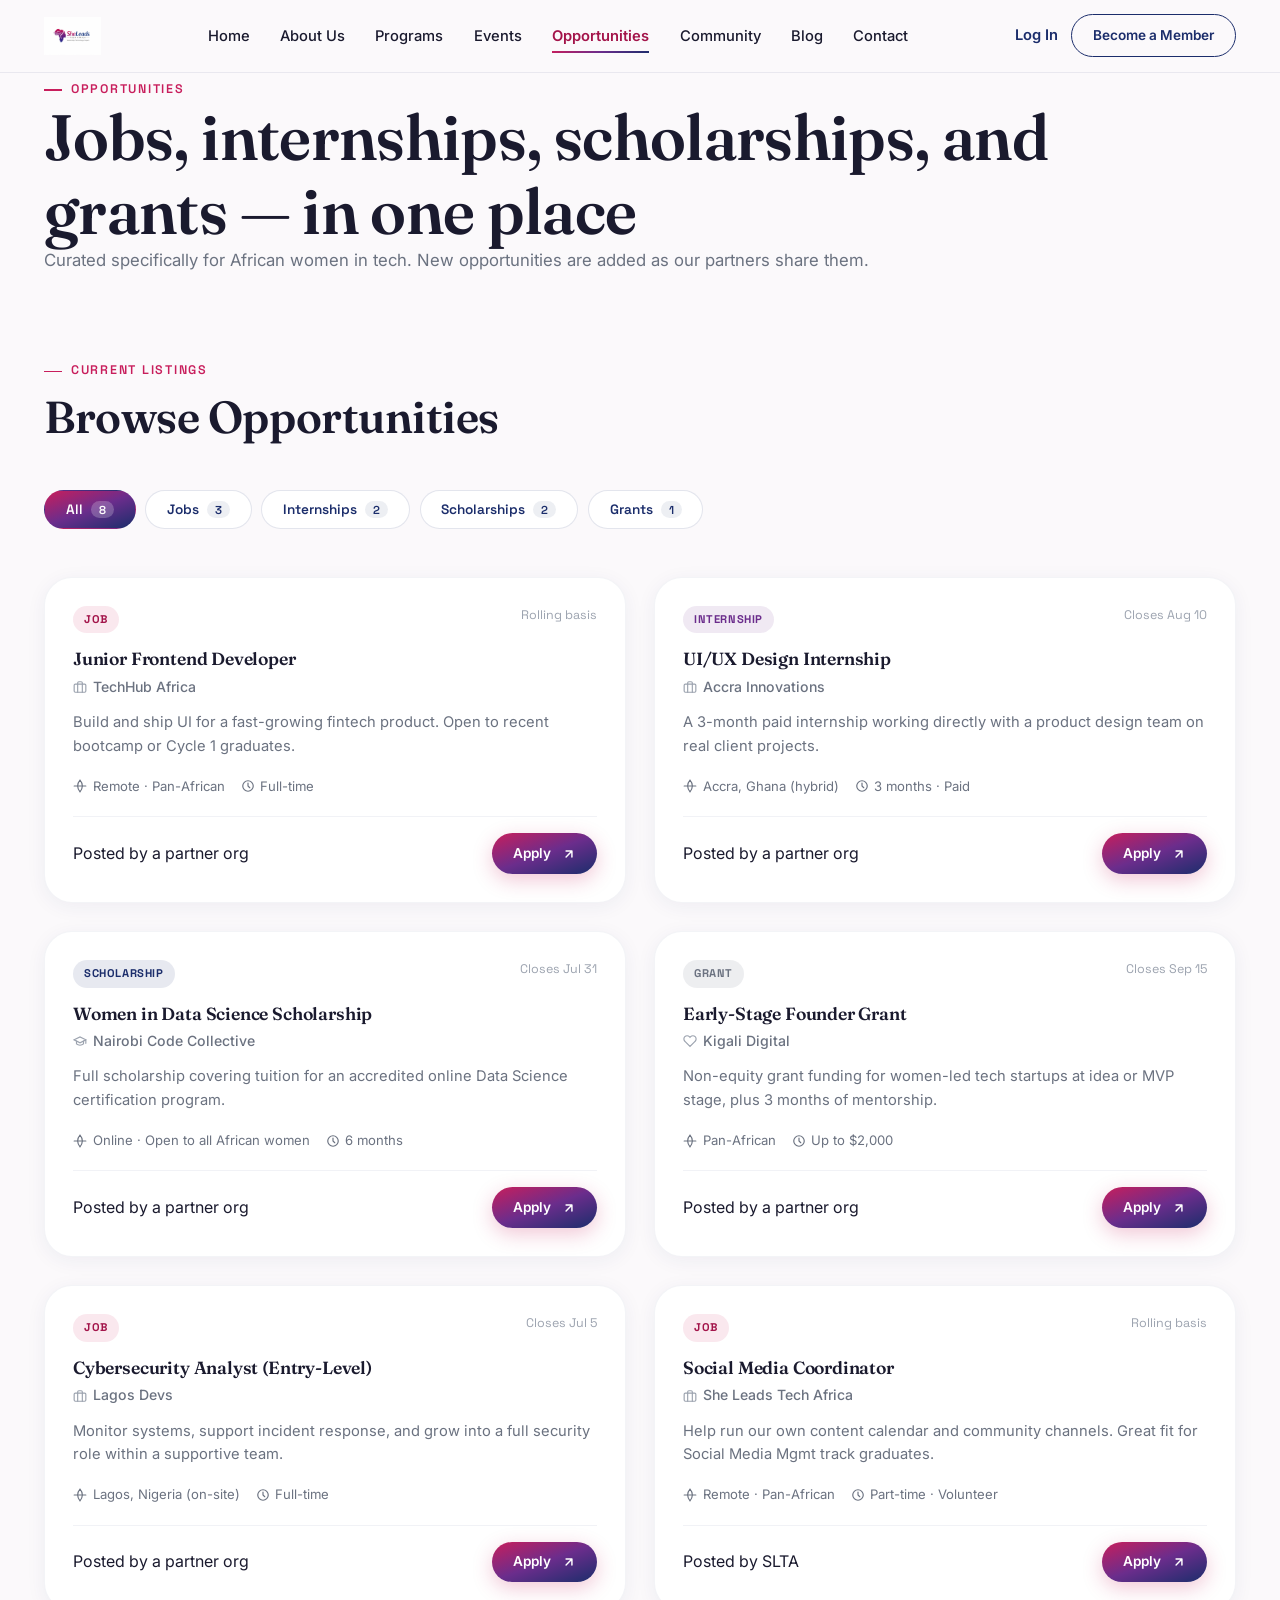
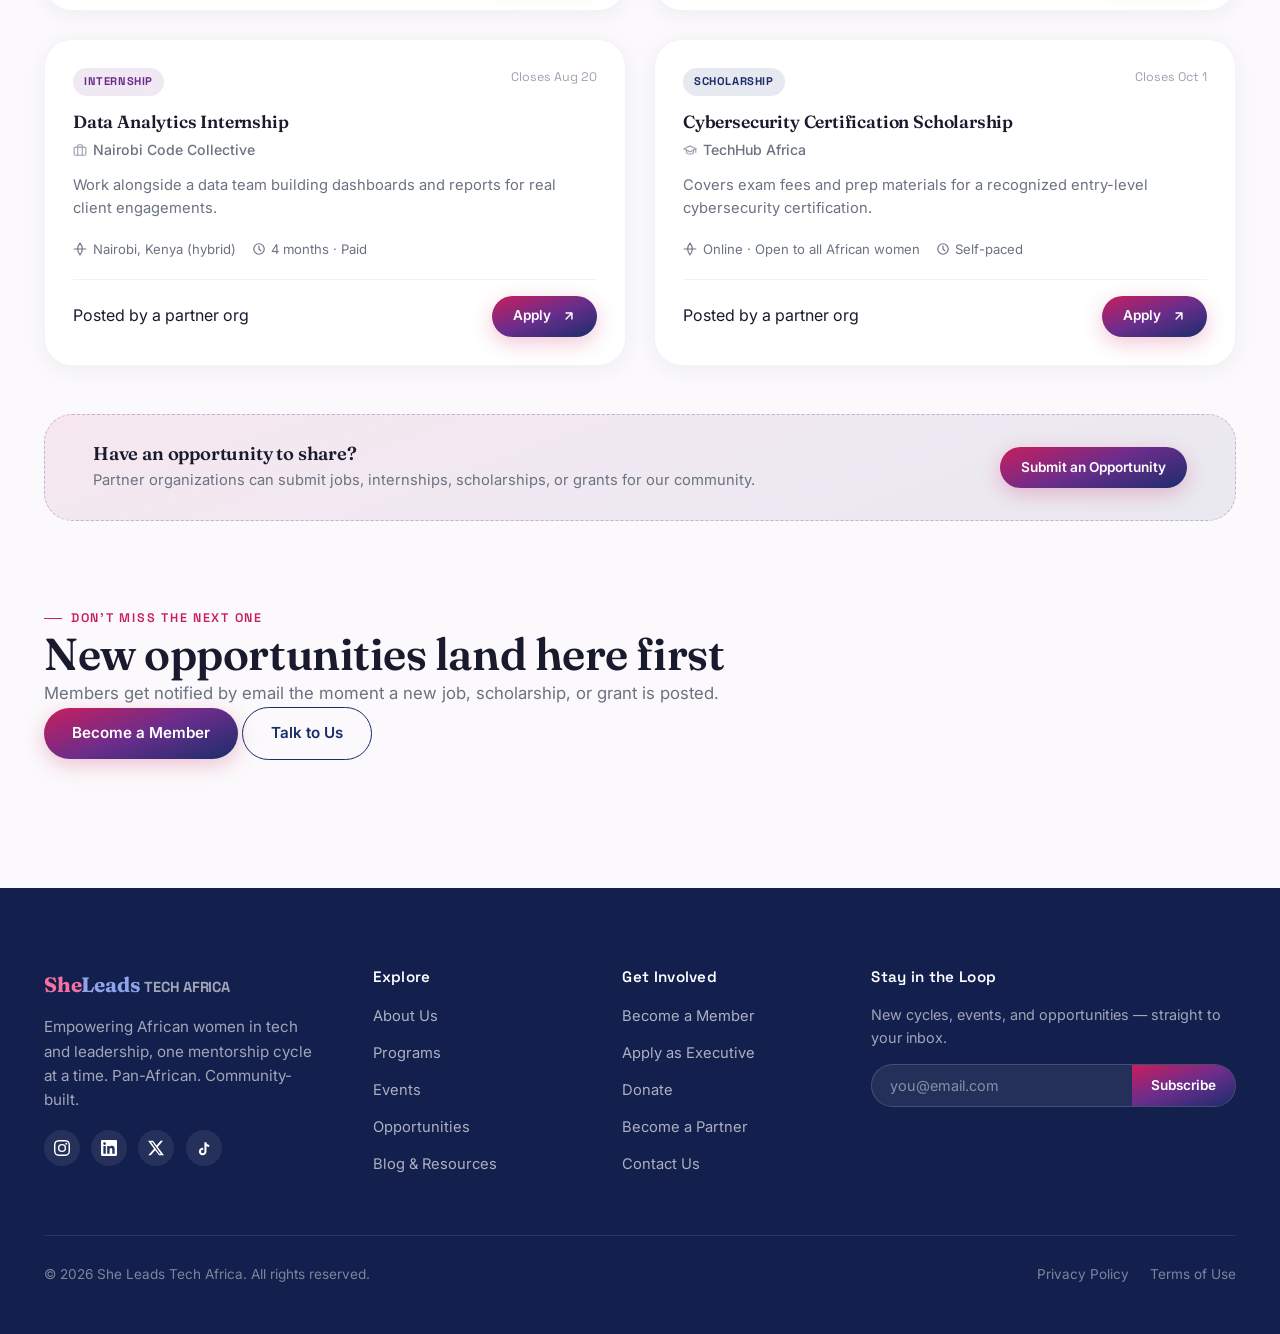
<file: pages/opportunities.html>
<!DOCTYPE html>
<html lang="en">
<head>
  <meta charset="UTF-8">
  <meta name="viewport" content="width=device-width, initial-scale=1.0">
  <title>Opportunities | She Leads Tech Africa</title>
  <meta name="description" content="Jobs, internships, scholarships, and grants curated for African women in tech by She Leads Tech Africa.">

  <meta property="og:title" content="Opportunities | She Leads Tech Africa">
  <meta property="og:description" content="Jobs, internships, scholarships, and grants — curated for our community.">
  <meta property="og:type" content="website">

  <link rel="preconnect" href="https://fonts.googleapis.com">
  <link rel="stylesheet" href="../css/base.css">
  <link rel="stylesheet" href="../css/layout.css">
  <link rel="stylesheet" href="../css/opportunities.css">
</head>
<body>

  <a href="#main" class="skip-link">Skip to main content</a>

  <!-- ============ HEADER ============ -->
  <header class="site-header">
    <nav class="nav-wrap" aria-label="Main navigation">
      <a href="../index.html" class="brand">
        <img src="../images/logo-full.jpeg" alt="She Leads Tech Africa logo">
      </a>

      <ul class="nav-links">
        <li><a href="../index.html">Home</a></li>
        <li><a href="about.html">About Us</a></li>
        <li><a href="programs.html">Programs</a></li>
        <li><a href="events.html">Events</a></li>
        <li><a href="opportunities.html" class="active">Opportunities</a></li>
        <li><a href="community.html">Community</a></li>
        <li><a href="blog.html">Blog</a></li>
        <li><a href="contact.html">Contact</a></li>
        <li class="nav-actions-mobile-only"><a href="login.html">Log In</a></li>
        <li class="nav-actions-mobile-only"><a href="become-a-member.html">Become a Member</a></li>
      </ul>

      <div class="nav-actions">
        <a href="login.html" class="nav-login">Log In</a>
        <a href="become-a-member.html" class="btn btn-outline btn-sm">Become a Member</a>
      </div>

      <button class="nav-toggle" aria-label="Toggle navigation menu" aria-expanded="false">
        <span></span><span></span><span></span>
      </button>
    </nav>
  </header>

  <main id="main">

    <!-- ============ PAGE HERO ============ -->
    <section class="page-hero">
      <div class="container">
        <span class="eyebrow">Opportunities</span>
        <h1>Jobs, internships, scholarships, and grants — in one place</h1>
        <p>Curated specifically for African women in tech. New opportunities are added as our partners share them.</p>
      </div>
    </section>

    <!-- ============ OPPORTUNITIES LISTING ============ -->
    <section class="section-tight" aria-labelledby="opp-heading">
      <div class="container">
        <div class="section-header">
          <span class="eyebrow">Current Listings</span>
          <h2 id="opp-heading">Browse Opportunities</h2>
        </div>

        <div class="opp-filter-row" role="group" aria-label="Filter opportunities by type">
          <button class="opp-filter-tab active">All <span class="count">8</span></button>
          <button class="opp-filter-tab">Jobs <span class="count">3</span></button>
          <button class="opp-filter-tab">Internships <span class="count">2</span></button>
          <button class="opp-filter-tab">Scholarships <span class="count">2</span></button>
          <button class="opp-filter-tab">Grants <span class="count">1</span></button>
        </div>

        <div class="opp-grid">

          <!-- JOB 1 -->
          <div class="opp-card">
            <div class="opp-card-top">
              <span class="opp-type-badge job">Job</span>
              <span class="opp-deadline">Rolling basis</span>
            </div>
            <h3>Junior Frontend Developer</h3>
            <div class="opp-org">
              <svg viewBox="0 0 24 24" fill="none" stroke-width="2" stroke-linecap="round"><rect x="2" y="7" width="20" height="14" rx="2"/><path d="M16 21V5a2 2 0 0 0-2-2h-4a2 2 0 0 0-2 2v16"/></svg>
              TechHub Africa
            </div>
            <p class="opp-desc">Build and ship UI for a fast-growing fintech product. Open to recent bootcamp or Cycle 1 graduates.</p>
            <div class="opp-meta-row">
              <span><svg viewBox="0 0 24 24" fill="none" stroke-width="2" stroke-linecap="round"><path d="M2 12h20"/><path d="M12 2a15.3 15.3 0 0 1 4 10 15.3 15.3 0 0 1-4 10 15.3 15.3 0 0 1-4-10 15.3 15.3 0 0 1 4-10z"/></svg> Remote · Pan-African</span>
              <span><svg viewBox="0 0 24 24" fill="none" stroke-width="2" stroke-linecap="round"><circle cx="12" cy="12" r="9"/><path d="M12 7v5l3 3"/></svg> Full-time</span>
            </div>
            <div class="opp-card-footer">
              <span class="event-spots">Posted by a partner org</span>
              <a href="#" class="btn btn-primary btn-sm" target="_blank" rel="noopener noreferrer">Apply <svg viewBox="0 0 24 24" fill="none" stroke="currentColor" stroke-width="2.5" stroke-linecap="round" stroke-linejoin="round" style="display:inline;"><path d="M7 17L17 7M7 7h10v10"/></svg></a>
            </div>
          </div>

          <!-- INTERNSHIP 1 -->
          <div class="opp-card">
            <div class="opp-card-top">
              <span class="opp-type-badge internship">Internship</span>
              <span class="opp-deadline">Closes Aug 10</span>
            </div>
            <h3>UI/UX Design Internship</h3>
            <div class="opp-org">
              <svg viewBox="0 0 24 24" fill="none" stroke-width="2" stroke-linecap="round"><rect x="2" y="7" width="20" height="14" rx="2"/><path d="M16 21V5a2 2 0 0 0-2-2h-4a2 2 0 0 0-2 2v16"/></svg>
              Accra Innovations
            </div>
            <p class="opp-desc">A 3-month paid internship working directly with a product design team on real client projects.</p>
            <div class="opp-meta-row">
              <span><svg viewBox="0 0 24 24" fill="none" stroke-width="2" stroke-linecap="round"><path d="M2 12h20"/><path d="M12 2a15.3 15.3 0 0 1 4 10 15.3 15.3 0 0 1-4 10 15.3 15.3 0 0 1-4-10 15.3 15.3 0 0 1 4-10z"/></svg> Accra, Ghana (hybrid)</span>
              <span><svg viewBox="0 0 24 24" fill="none" stroke-width="2" stroke-linecap="round"><circle cx="12" cy="12" r="9"/><path d="M12 7v5l3 3"/></svg> 3 months · Paid</span>
            </div>
            <div class="opp-card-footer">
              <span class="event-spots">Posted by a partner org</span>
              <a href="#" class="btn btn-primary btn-sm" target="_blank" rel="noopener noreferrer">Apply <svg viewBox="0 0 24 24" fill="none" stroke="currentColor" stroke-width="2.5" stroke-linecap="round" stroke-linejoin="round" style="display:inline;"><path d="M7 17L17 7M7 7h10v10"/></svg></a>
            </div>
          </div>

          <!-- SCHOLARSHIP 1 -->
          <div class="opp-card">
            <div class="opp-card-top">
              <span class="opp-type-badge scholarship">Scholarship</span>
              <span class="opp-deadline">Closes Jul 31</span>
            </div>
            <h3>Women in Data Science Scholarship</h3>
            <div class="opp-org">
              <svg viewBox="0 0 24 24" fill="none" stroke-width="2" stroke-linecap="round"><path d="M22 10v6M2 10l10-5 10 5-10 5z"/><path d="M6 12v5c3 3 9 3 12 0v-5"/></svg>
              Nairobi Code Collective
            </div>
            <p class="opp-desc">Full scholarship covering tuition for an accredited online Data Science certification program.</p>
            <div class="opp-meta-row">
              <span><svg viewBox="0 0 24 24" fill="none" stroke-width="2" stroke-linecap="round"><path d="M2 12h20"/><path d="M12 2a15.3 15.3 0 0 1 4 10 15.3 15.3 0 0 1-4 10 15.3 15.3 0 0 1-4-10 15.3 15.3 0 0 1 4-10z"/></svg> Online · Open to all African women</span>
              <span><svg viewBox="0 0 24 24" fill="none" stroke-width="2" stroke-linecap="round"><circle cx="12" cy="12" r="9"/><path d="M12 7v5l3 3"/></svg> 6 months</span>
            </div>
            <div class="opp-card-footer">
              <span class="event-spots">Posted by a partner org</span>
              <a href="#" class="btn btn-primary btn-sm" target="_blank" rel="noopener noreferrer">Apply <svg viewBox="0 0 24 24" fill="none" stroke="currentColor" stroke-width="2.5" stroke-linecap="round" stroke-linejoin="round" style="display:inline;"><path d="M7 17L17 7M7 7h10v10"/></svg></a>
            </div>
          </div>

          <!-- GRANT 1 -->
          <div class="opp-card">
            <div class="opp-card-top">
              <span class="opp-type-badge grant">Grant</span>
              <span class="opp-deadline">Closes Sep 15</span>
            </div>
            <h3>Early-Stage Founder Grant</h3>
            <div class="opp-org">
              <svg viewBox="0 0 24 24" fill="none" stroke-width="2" stroke-linecap="round"><path d="M20.84 4.61a5.5 5.5 0 0 0-7.78 0L12 5.67l-1.06-1.06a5.5 5.5 0 0 0-7.78 7.78l1.06 1.06L12 21.23l7.78-7.78 1.06-1.06a5.5 5.5 0 0 0 0-7.78z"/></svg>
              Kigali Digital
            </div>
            <p class="opp-desc">Non-equity grant funding for women-led tech startups at idea or MVP stage, plus 3 months of mentorship.</p>
            <div class="opp-meta-row">
              <span><svg viewBox="0 0 24 24" fill="none" stroke-width="2" stroke-linecap="round"><path d="M2 12h20"/><path d="M12 2a15.3 15.3 0 0 1 4 10 15.3 15.3 0 0 1-4 10 15.3 15.3 0 0 1-4-10 15.3 15.3 0 0 1 4-10z"/></svg> Pan-African</span>
              <span><svg viewBox="0 0 24 24" fill="none" stroke-width="2" stroke-linecap="round"><circle cx="12" cy="12" r="9"/><path d="M12 7v5l3 3"/></svg> Up to $2,000</span>
            </div>
            <div class="opp-card-footer">
              <span class="event-spots">Posted by a partner org</span>
              <a href="#" class="btn btn-primary btn-sm" target="_blank" rel="noopener noreferrer">Apply <svg viewBox="0 0 24 24" fill="none" stroke="currentColor" stroke-width="2.5" stroke-linecap="round" stroke-linejoin="round" style="display:inline;"><path d="M7 17L17 7M7 7h10v10"/></svg></a>
            </div>
          </div>

          <!-- JOB 2 -->
          <div class="opp-card">
            <div class="opp-card-top">
              <span class="opp-type-badge job">Job</span>
              <span class="opp-deadline">Closes Jul 5</span>
            </div>
            <h3>Cybersecurity Analyst (Entry-Level)</h3>
            <div class="opp-org">
              <svg viewBox="0 0 24 24" fill="none" stroke-width="2" stroke-linecap="round"><rect x="2" y="7" width="20" height="14" rx="2"/><path d="M16 21V5a2 2 0 0 0-2-2h-4a2 2 0 0 0-2 2v16"/></svg>
              Lagos Devs
            </div>
            <p class="opp-desc">Monitor systems, support incident response, and grow into a full security role within a supportive team.</p>
            <div class="opp-meta-row">
              <span><svg viewBox="0 0 24 24" fill="none" stroke-width="2" stroke-linecap="round"><path d="M2 12h20"/><path d="M12 2a15.3 15.3 0 0 1 4 10 15.3 15.3 0 0 1-4 10 15.3 15.3 0 0 1-4-10 15.3 15.3 0 0 1 4-10z"/></svg> Lagos, Nigeria (on-site)</span>
              <span><svg viewBox="0 0 24 24" fill="none" stroke-width="2" stroke-linecap="round"><circle cx="12" cy="12" r="9"/><path d="M12 7v5l3 3"/></svg> Full-time</span>
            </div>
            <div class="opp-card-footer">
              <span class="event-spots">Posted by a partner org</span>
              <a href="#" class="btn btn-primary btn-sm" target="_blank" rel="noopener noreferrer">Apply <svg viewBox="0 0 24 24" fill="none" stroke="currentColor" stroke-width="2.5" stroke-linecap="round" stroke-linejoin="round" style="display:inline;"><path d="M7 17L17 7M7 7h10v10"/></svg></a>
            </div>
          </div>

          <!-- JOB 3 -->
          <div class="opp-card">
            <div class="opp-card-top">
              <span class="opp-type-badge job">Job</span>
              <span class="opp-deadline">Rolling basis</span>
            </div>
            <h3>Social Media Coordinator</h3>
            <div class="opp-org">
              <svg viewBox="0 0 24 24" fill="none" stroke-width="2" stroke-linecap="round"><rect x="2" y="7" width="20" height="14" rx="2"/><path d="M16 21V5a2 2 0 0 0-2-2h-4a2 2 0 0 0-2 2v16"/></svg>
              She Leads Tech Africa
            </div>
            <p class="opp-desc">Help run our own content calendar and community channels. Great fit for Social Media Mgmt track graduates.</p>
            <div class="opp-meta-row">
              <span><svg viewBox="0 0 24 24" fill="none" stroke-width="2" stroke-linecap="round"><path d="M2 12h20"/><path d="M12 2a15.3 15.3 0 0 1 4 10 15.3 15.3 0 0 1-4 10 15.3 15.3 0 0 1-4-10 15.3 15.3 0 0 1 4-10z"/></svg> Remote · Pan-African</span>
              <span><svg viewBox="0 0 24 24" fill="none" stroke-width="2" stroke-linecap="round"><circle cx="12" cy="12" r="9"/><path d="M12 7v5l3 3"/></svg> Part-time · Volunteer</span>
            </div>
            <div class="opp-card-footer">
              <span class="event-spots">Posted by SLTA</span>
              <a href="contact.html" class="btn btn-primary btn-sm">Apply <svg viewBox="0 0 24 24" fill="none" stroke="currentColor" stroke-width="2.5" stroke-linecap="round" stroke-linejoin="round" style="display:inline;"><path d="M7 17L17 7M7 7h10v10"/></svg></a>
            </div>
          </div>

          <!-- INTERNSHIP 2 -->
          <div class="opp-card">
            <div class="opp-card-top">
              <span class="opp-type-badge internship">Internship</span>
              <span class="opp-deadline">Closes Aug 20</span>
            </div>
            <h3>Data Analytics Internship</h3>
            <div class="opp-org">
              <svg viewBox="0 0 24 24" fill="none" stroke-width="2" stroke-linecap="round"><rect x="2" y="7" width="20" height="14" rx="2"/><path d="M16 21V5a2 2 0 0 0-2-2h-4a2 2 0 0 0-2 2v16"/></svg>
              Nairobi Code Collective
            </div>
            <p class="opp-desc">Work alongside a data team building dashboards and reports for real client engagements.</p>
            <div class="opp-meta-row">
              <span><svg viewBox="0 0 24 24" fill="none" stroke-width="2" stroke-linecap="round"><path d="M2 12h20"/><path d="M12 2a15.3 15.3 0 0 1 4 10 15.3 15.3 0 0 1-4 10 15.3 15.3 0 0 1-4-10 15.3 15.3 0 0 1 4-10z"/></svg> Nairobi, Kenya (hybrid)</span>
              <span><svg viewBox="0 0 24 24" fill="none" stroke-width="2" stroke-linecap="round"><circle cx="12" cy="12" r="9"/><path d="M12 7v5l3 3"/></svg> 4 months · Paid</span>
            </div>
            <div class="opp-card-footer">
              <span class="event-spots">Posted by a partner org</span>
              <a href="#" class="btn btn-primary btn-sm" target="_blank" rel="noopener noreferrer">Apply <svg viewBox="0 0 24 24" fill="none" stroke="currentColor" stroke-width="2.5" stroke-linecap="round" stroke-linejoin="round" style="display:inline;"><path d="M7 17L17 7M7 7h10v10"/></svg></a>
            </div>
          </div>

          <!-- SCHOLARSHIP 2 -->
          <div class="opp-card">
            <div class="opp-card-top">
              <span class="opp-type-badge scholarship">Scholarship</span>
              <span class="opp-deadline">Closes Oct 1</span>
            </div>
            <h3>Cybersecurity Certification Scholarship</h3>
            <div class="opp-org">
              <svg viewBox="0 0 24 24" fill="none" stroke-width="2" stroke-linecap="round"><path d="M22 10v6M2 10l10-5 10 5-10 5z"/><path d="M6 12v5c3 3 9 3 12 0v-5"/></svg>
              TechHub Africa
            </div>
            <p class="opp-desc">Covers exam fees and prep materials for a recognized entry-level cybersecurity certification.</p>
            <div class="opp-meta-row">
              <span><svg viewBox="0 0 24 24" fill="none" stroke-width="2" stroke-linecap="round"><path d="M2 12h20"/><path d="M12 2a15.3 15.3 0 0 1 4 10 15.3 15.3 0 0 1-4 10 15.3 15.3 0 0 1-4-10 15.3 15.3 0 0 1 4-10z"/></svg> Online · Open to all African women</span>
              <span><svg viewBox="0 0 24 24" fill="none" stroke-width="2" stroke-linecap="round"><circle cx="12" cy="12" r="9"/><path d="M12 7v5l3 3"/></svg> Self-paced</span>
            </div>
            <div class="opp-card-footer">
              <span class="event-spots">Posted by a partner org</span>
              <a href="#" class="btn btn-primary btn-sm" target="_blank" rel="noopener noreferrer">Apply <svg viewBox="0 0 24 24" fill="none" stroke="currentColor" stroke-width="2.5" stroke-linecap="round" stroke-linejoin="round" style="display:inline;"><path d="M7 17L17 7M7 7h10v10"/></svg></a>
            </div>
          </div>

        </div>

        <div class="opp-submit-strip">
          <div>
            <h4>Have an opportunity to share?</h4>
            <p>Partner organizations can submit jobs, internships, scholarships, or grants for our community.</p>
          </div>
          <a href="contact.html" class="btn btn-primary btn-sm">Submit an Opportunity</a>
        </div>
      </div>
    </section>

    <!-- ============ FINAL CTA ============ -->
    <section class="final-cta">
      <div class="container">
        <span class="eyebrow" style="justify-content:center;">Don't Miss the Next One</span>
        <h2>New opportunities land here first</h2>
        <p>Members get notified by email the moment a new job, scholarship, or grant is posted.</p>
        <div class="final-cta-actions">
          <a href="become-a-member.html" class="btn btn-primary">Become a Member</a>
          <a href="contact.html" class="btn btn-outline">Talk to Us</a>
        </div>
      </div>
    </section>

  </main>

  <!-- ============ FOOTER ============ -->
  <footer class="site-footer">
    <div class="container">
      <div class="footer-grid">
        <div class="footer-brand">
          <div class="brand-fallback"><span class="she">She</span><span class="leads">Leads</span> <span class="tech">TECH AFRICA</span></div>
          <p>Empowering African women in tech and leadership, one mentorship cycle at a time. Pan-African. Community-built.</p>
          <div class="footer-social" aria-label="Social media links">
            <a href="#" aria-label="Instagram"><svg viewBox="0 0 24 24"><path d="M12 2.16c3.2 0 3.58.01 4.85.07 3.25.15 4.77 1.69 4.92 4.92.06 1.27.07 1.65.07 4.85s-.01 3.58-.07 4.85c-.15 3.23-1.66 4.77-4.92 4.92-1.27.06-1.65.07-4.85.07s-3.58-.01-4.85-.07c-3.26-.15-4.77-1.7-4.92-4.92-.06-1.27-.07-1.65-.07-4.85s.01-3.58.07-4.85C2.38 3.85 3.9 2.3 7.15 2.16c1.27-.06 1.65-.07 4.85-.07zM12 0C8.74 0 8.33.01 7.05.07 2.7.27.27 2.7.07 7.05.01 8.33 0 8.74 0 12s.01 3.67.07 4.95c.2 4.35 2.62 6.78 6.98 6.98C8.33 23.99 8.74 24 12 24s3.67-.01 4.95-.07c4.35-.2 6.78-2.62 6.98-6.98.06-1.28.07-1.69.07-4.95s-.01-3.67-.07-4.95C23.73 2.7 21.3.27 16.95.07 15.67.01 15.26 0 12 0zm0 5.84A6.16 6.16 0 1 0 18.16 12 6.16 6.16 0 0 0 12 5.84zM12 16a4 4 0 1 1 0-8 4 4 0 0 1 0 8zm6.4-11.85a1.44 1.44 0 1 0 1.44 1.44 1.44 1.44 0 0 0-1.44-1.44z"/></svg></a>
            <a href="#" aria-label="LinkedIn"><svg viewBox="0 0 24 24"><path d="M20.45 20.45h-3.55v-5.57c0-1.33-.03-3.04-1.85-3.04-1.85 0-2.14 1.45-2.14 2.94v5.67H9.36V9h3.41v1.56h.05c.48-.9 1.64-1.85 3.37-1.85 3.6 0 4.27 2.37 4.27 5.45v6.29zM5.34 7.43a2.06 2.06 0 1 1 0-4.13 2.06 2.06 0 0 1 0 4.13zM7.12 20.45H3.56V9h3.56v11.45zM22.22 0H1.77C.79 0 0 .77 0 1.73v20.54C0 23.23.79 24 1.77 24h20.45c.98 0 1.78-.77 1.78-1.73V1.73C24 .77 23.2 0 22.22 0z"/></svg></a>
            <a href="#" aria-label="X (Twitter)"><svg viewBox="0 0 24 24"><path d="M18.9 1.15h3.68l-8.04 9.19L24 22.85h-7.4l-5.8-7.58-6.64 7.58H.47l8.6-9.83L0 1.15h7.59l5.24 6.93zM17.08 20.6h2.03L6.83 3.28h-2.2z"/></svg></a>
            <a href="#" aria-label="TikTok"><svg viewBox="0 0 24 24"><path d="M16.6 5.82a4.07 4.07 0 0 1-.92-2.63h-3.07v14.13a2.5 2.5 0 1 1-1.77-2.39V11.7a5.66 5.66 0 1 0 4.84 5.6V9.04a7.1 7.1 0 0 0 4.13 1.32V7.3a4.07 4.07 0 0 1-3.21-1.48z"/></svg></a>
          </div>
        </div>

        <div class="footer-col">
          <h4>Explore</h4>
          <ul>
            <li><a href="about.html">About Us</a></li>
            <li><a href="programs.html">Programs</a></li>
            <li><a href="events.html">Events</a></li>
            <li><a href="opportunities.html">Opportunities</a></li>
            <li><a href="blog.html">Blog &amp; Resources</a></li>
          </ul>
        </div>

        <div class="footer-col">
          <h4>Get Involved</h4>
          <ul>
            <li><a href="become-a-member.html">Become a Member</a></li>
            <li><a href="apply-executive.html">Apply as Executive</a></li>
            <li><a href="donate.html">Donate</a></li>
            <li><a href="become-a-partner.html">Become a Partner</a></li>
            <li><a href="contact.html">Contact Us</a></li>
          </ul>
        </div>

        <div class="footer-col footer-newsletter">
          <h4>Stay in the Loop</h4>
          <p style="color:rgba(255,255,255,0.6); font-size:0.9rem;">New cycles, events, and opportunities — straight to your inbox.</p>
          <form>
            <label for="footer-newsletter-email" class="sr-only" style="position:absolute; left:-9999px;">Email address</label>
            <input type="email" id="footer-newsletter-email" placeholder="you@email.com" required>
            <button type="submit">Subscribe</button>
          </form>
        </div>
      </div>

      <div class="footer-bottom">
        <span>© 2026 She Leads Tech Africa. All rights reserved.</span>
        <div class="footer-legal">
          <a href="#">Privacy Policy</a>
          <a href="#">Terms of Use</a>
        </div>
      </div>
    </div>
  </footer>

  <script src="../js/main.js"></script>
</body>
</html>
</file>
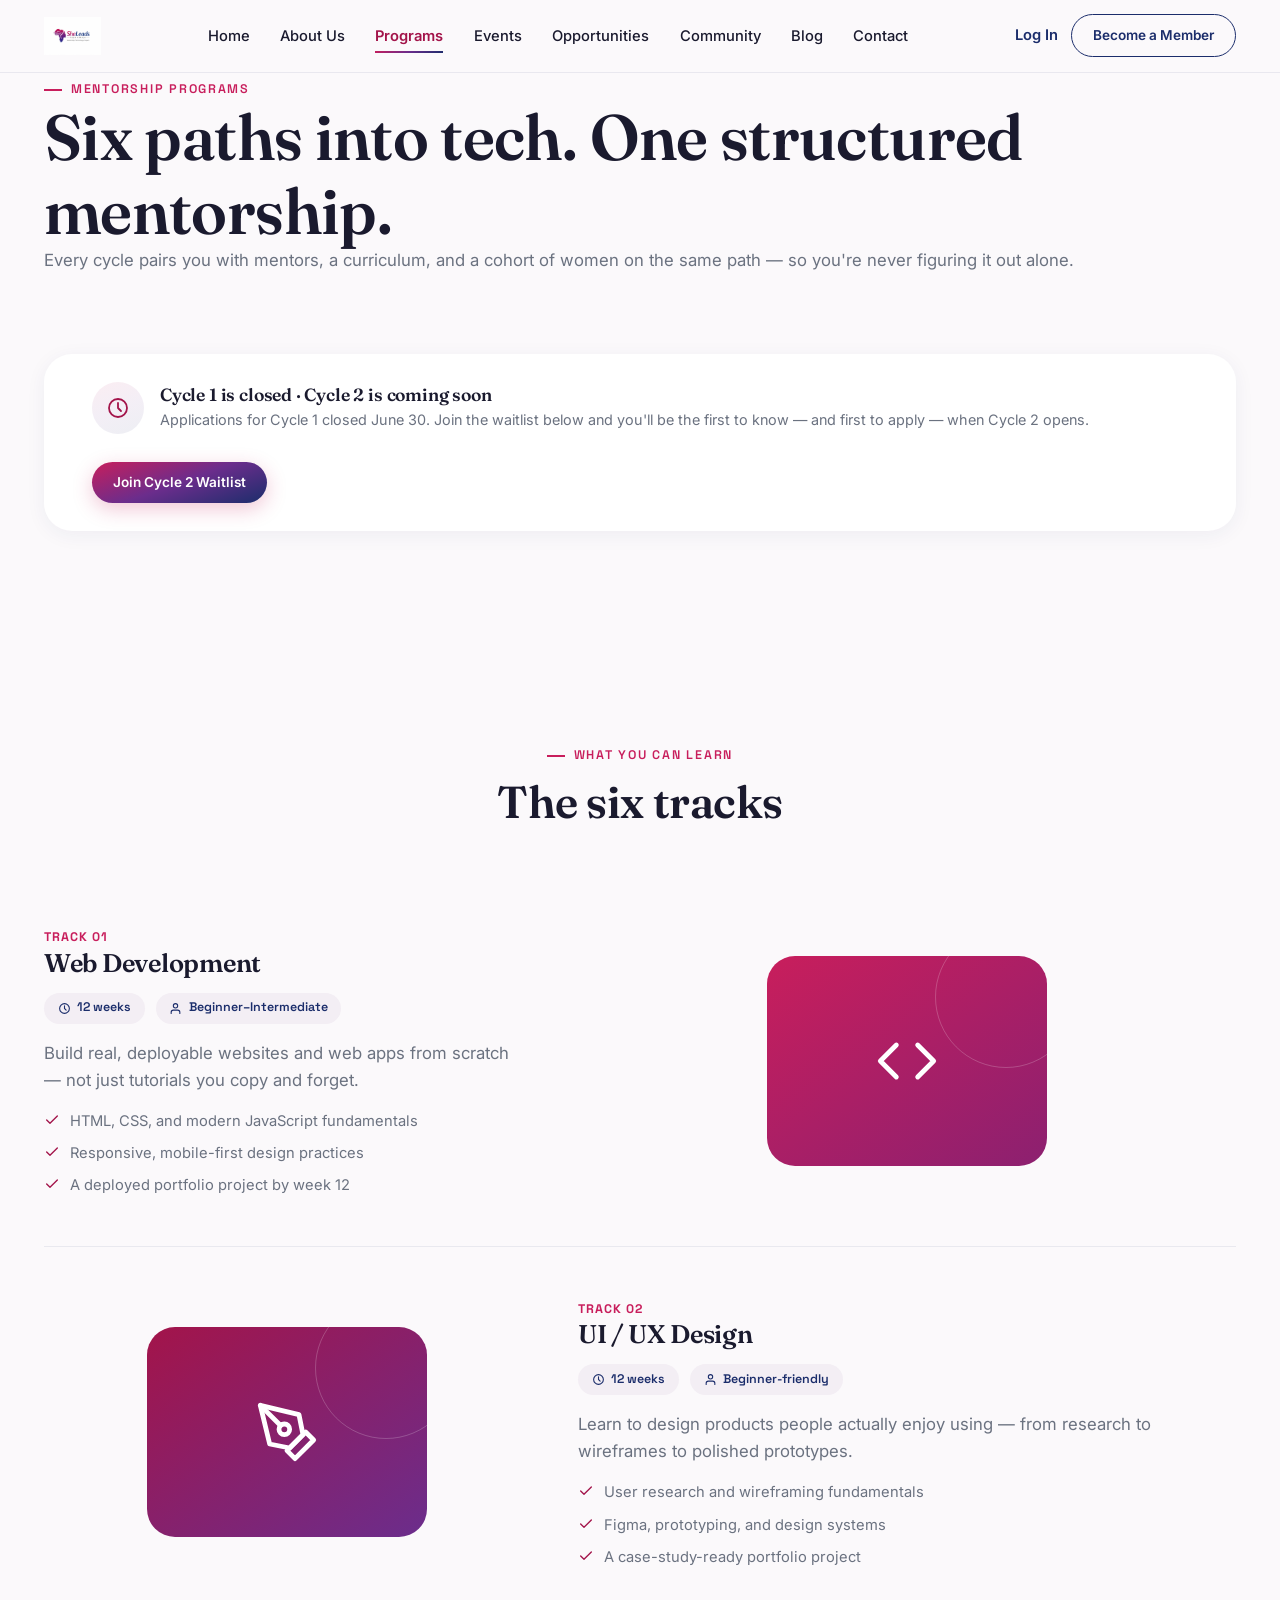
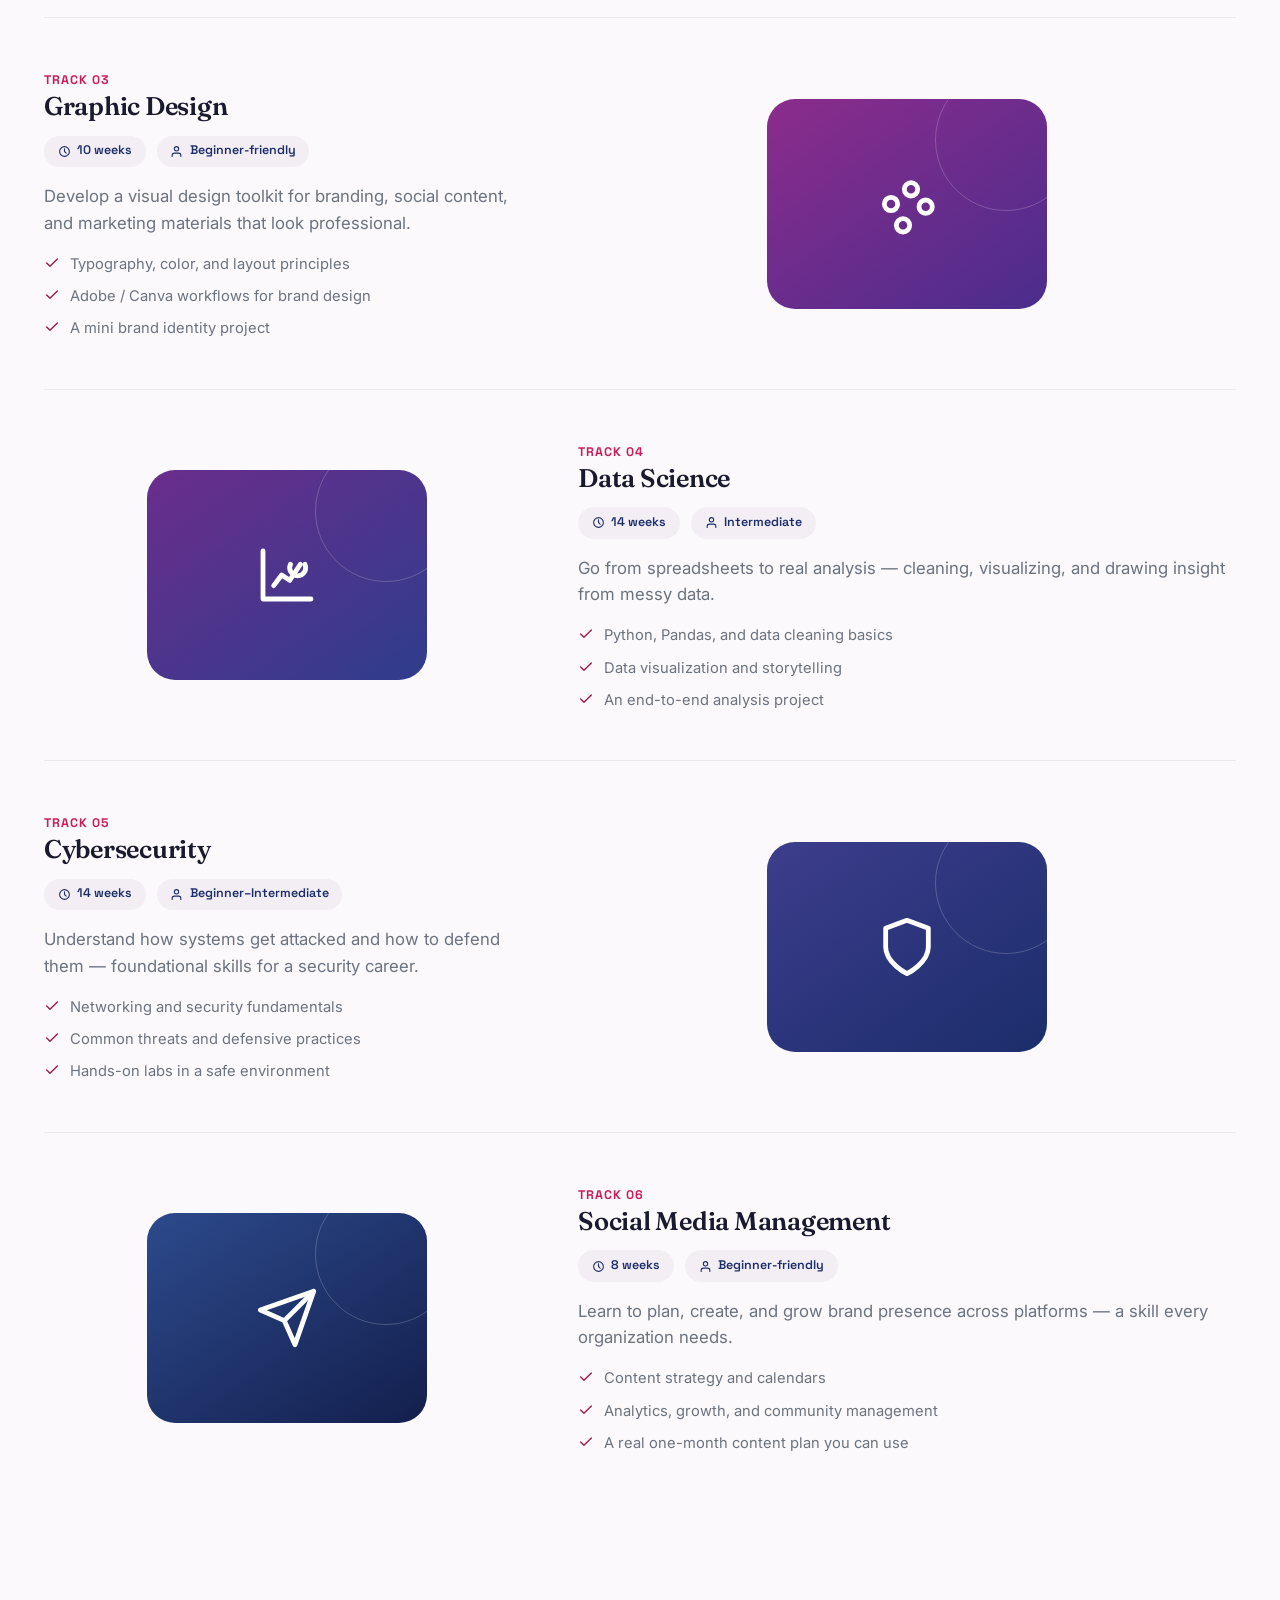
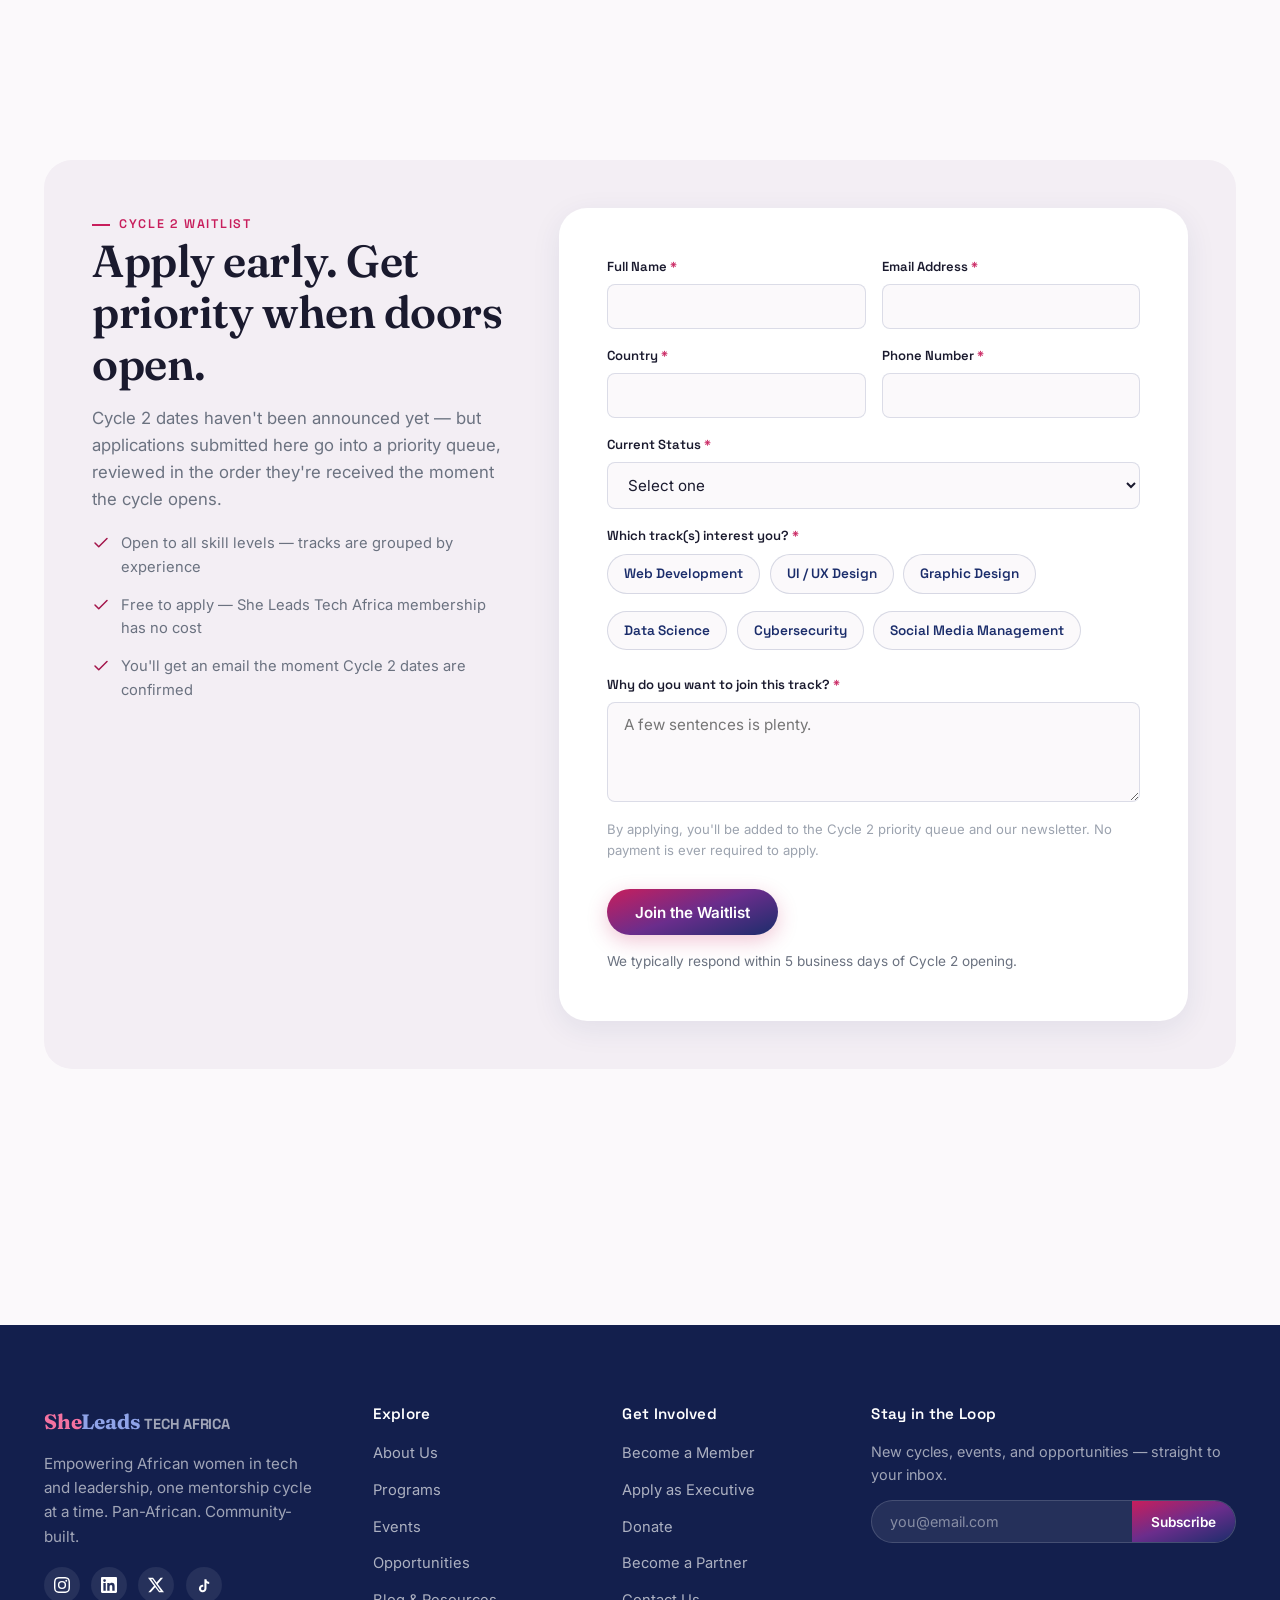
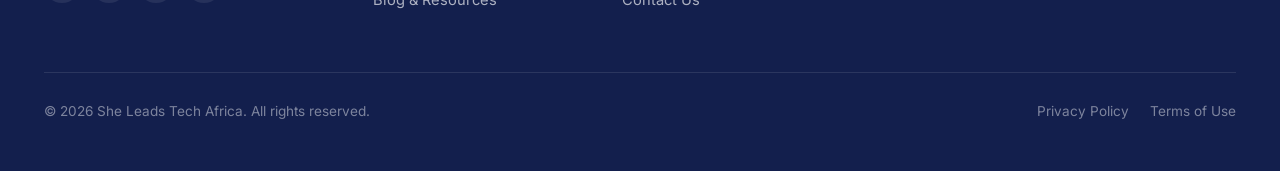
<file: pages/programs.html>
<!DOCTYPE html>
<html lang="en">
<head>
  <meta charset="UTF-8">
  <meta name="viewport" content="width=device-width, initial-scale=1.0">
  <title>Programs | She Leads Tech Africa</title>
  <meta name="description" content="Explore She Leads Tech Africa's mentorship tracks — Web Development, UI/UX Design, Graphic Design, Data Science, Cybersecurity, and Social Media Management — and join the Cycle 2 waitlist.">

  <meta property="og:title" content="Programs | She Leads Tech Africa">
  <meta property="og:description" content="Six mentorship tracks. One sisterhood. Join the Cycle 2 waitlist today.">
  <meta property="og:type" content="website">

  <link rel="preconnect" href="https://fonts.googleapis.com">
  <link rel="stylesheet" href="../css/base.css">
  <link rel="stylesheet" href="../css/layout.css">
  <link rel="stylesheet" href="../css/programs.css">
</head>
<body>

  <a href="#main" class="skip-link">Skip to main content</a>

  <!-- ============ HEADER ============ -->
  <header class="site-header">
    <nav class="nav-wrap" aria-label="Main navigation">
      <a href="../index.html" class="brand">
        <img src="../images/logo-full.jpeg" alt="She Leads Tech Africa logo">
      </a>

      <ul class="nav-links">
        <li><a href="../index.html">Home</a></li>
        <li><a href="about.html">About Us</a></li>
        <li><a href="programs.html" class="active">Programs</a></li>
        <li><a href="events.html">Events</a></li>
        <li><a href="opportunities.html">Opportunities</a></li>
        <li><a href="community.html">Community</a></li>
        <li><a href="blog.html">Blog</a></li>
        <li><a href="contact.html">Contact</a></li>
        <li class="nav-actions-mobile-only"><a href="login.html">Log In</a></li>
        <li class="nav-actions-mobile-only"><a href="become-a-member.html">Become a Member</a></li>
      </ul>

      <div class="nav-actions">
        <a href="login.html" class="nav-login">Log In</a>
        <a href="become-a-member.html" class="btn btn-outline btn-sm">Become a Member</a>
      </div>

      <button class="nav-toggle" aria-label="Toggle navigation menu" aria-expanded="false">
        <span></span><span></span><span></span>
      </button>
    </nav>
  </header>

  <main id="main">

    <!-- ============ PAGE HERO ============ -->
    <section class="page-hero">
      <div class="container">
        <span class="eyebrow">Mentorship Programs</span>
        <h1>Six paths into tech. One structured mentorship.</h1>
        <p>Every cycle pairs you with mentors, a curriculum, and a cohort of women on the same path — so you're never figuring it out alone.</p>
      </div>
    </section>

    <!-- ============ CYCLE STATUS ============ -->
    <section class="section-tight">
      <div class="container">
        <div class="cycle-status-banner">
          <div class="cycle-status-left">
            <div class="cycle-status-icon">
              <svg viewBox="0 0 24 24" fill="none" stroke-width="1.8" stroke-linecap="round" stroke-linejoin="round"><circle cx="12" cy="12" r="9"/><path d="M12 7v5l3 3"/></svg>
            </div>
            <div>
              <h3>Cycle 1 is closed · Cycle 2 is coming soon</h3>
              <p>Applications for Cycle 1 closed June 30. Join the waitlist below and you'll be the first to know — and first to apply — when Cycle 2 opens.</p>
            </div>
          </div>
          <a href="#apply" class="btn btn-primary btn-sm">Join Cycle 2 Waitlist</a>
        </div>
      </div>
    </section>

    <!-- ============ TRACKS DETAIL ============ -->
    <section class="section" aria-labelledby="tracks-heading">
      <div class="container">
        <div class="section-header center">
          <span class="eyebrow" style="justify-content:center;">What You Can Learn</span>
          <h2 id="tracks-heading">The six tracks</h2>
        </div>

        <!-- Track 1: Web Development -->
        <div class="track-detail">
          <div class="track-visual">
            <div class="track-visual-inner t1">
              <svg viewBox="0 0 24 24" fill="none" stroke-width="1.8" stroke-linecap="round" stroke-linejoin="round"><polyline points="16 18 22 12 16 6"/><polyline points="8 6 2 12 8 18"/></svg>
            </div>
          </div>
          <div class="track-copy">
            <span class="track-number">TRACK 01</span>
            <h3>Web Development</h3>
            <div class="track-meta-row">
              <span class="track-meta-pill"><svg viewBox="0 0 24 24" fill="none" stroke-width="2" stroke-linecap="round"><circle cx="12" cy="12" r="9"/><path d="M12 7v5l3 3"/></svg> 12 weeks</span>
              <span class="track-meta-pill"><svg viewBox="0 0 24 24" fill="none" stroke-width="2" stroke-linecap="round"><path d="M20 21v-2a4 4 0 0 0-4-4H8a4 4 0 0 0-4 4v2"/><circle cx="12" cy="7" r="4"/></svg> Beginner–Intermediate</span>
            </div>
            <p>Build real, deployable websites and web apps from scratch — not just tutorials you copy and forget.</p>
            <ul class="track-learn-list">
              <li><svg viewBox="0 0 24 24" fill="none" stroke-width="2" stroke-linecap="round" stroke-linejoin="round"><path d="M20 6L9 17l-5-5"/></svg> HTML, CSS, and modern JavaScript fundamentals</li>
              <li><svg viewBox="0 0 24 24" fill="none" stroke-width="2" stroke-linecap="round" stroke-linejoin="round"><path d="M20 6L9 17l-5-5"/></svg> Responsive, mobile-first design practices</li>
              <li><svg viewBox="0 0 24 24" fill="none" stroke-width="2" stroke-linecap="round" stroke-linejoin="round"><path d="M20 6L9 17l-5-5"/></svg> A deployed portfolio project by week 12</li>
            </ul>
          </div>
        </div>

        <!-- Track 2: UI/UX Design -->
        <div class="track-detail">
          <div class="track-visual">
            <div class="track-visual-inner t2">
              <svg viewBox="0 0 24 24" fill="none" stroke-width="1.8" stroke-linecap="round" stroke-linejoin="round"><path d="M12 19l7-7 3 3-7 7-3-3z"/><path d="M18 13l-1.5-7.5L2 2l3.5 14.5L13 18l5-5z"/><path d="M2 2l7.586 7.586"/><circle cx="11" cy="11" r="2"/></svg>
            </div>
          </div>
          <div class="track-copy">
            <span class="track-number">TRACK 02</span>
            <h3>UI / UX Design</h3>
            <div class="track-meta-row">
              <span class="track-meta-pill"><svg viewBox="0 0 24 24" fill="none" stroke-width="2" stroke-linecap="round"><circle cx="12" cy="12" r="9"/><path d="M12 7v5l3 3"/></svg> 12 weeks</span>
              <span class="track-meta-pill"><svg viewBox="0 0 24 24" fill="none" stroke-width="2" stroke-linecap="round"><path d="M20 21v-2a4 4 0 0 0-4-4H8a4 4 0 0 0-4 4v2"/><circle cx="12" cy="7" r="4"/></svg> Beginner-friendly</span>
            </div>
            <p>Learn to design products people actually enjoy using — from research to wireframes to polished prototypes.</p>
            <ul class="track-learn-list">
              <li><svg viewBox="0 0 24 24" fill="none" stroke-width="2" stroke-linecap="round" stroke-linejoin="round"><path d="M20 6L9 17l-5-5"/></svg> User research and wireframing fundamentals</li>
              <li><svg viewBox="0 0 24 24" fill="none" stroke-width="2" stroke-linecap="round" stroke-linejoin="round"><path d="M20 6L9 17l-5-5"/></svg> Figma, prototyping, and design systems</li>
              <li><svg viewBox="0 0 24 24" fill="none" stroke-width="2" stroke-linecap="round" stroke-linejoin="round"><path d="M20 6L9 17l-5-5"/></svg> A case-study-ready portfolio project</li>
            </ul>
          </div>
        </div>

        <!-- Track 3: Graphic Design -->
        <div class="track-detail">
          <div class="track-visual">
            <div class="track-visual-inner t3">
              <svg viewBox="0 0 24 24" fill="none" stroke-width="1.8" stroke-linecap="round" stroke-linejoin="round"><circle cx="13.5" cy="6.5" r="2.5"/><circle cx="19" cy="13" r="2.5"/><circle cx="6" cy="12" r="2.5"/><circle cx="10.5" cy="20" r="2.5"/></svg>
            </div>
          </div>
          <div class="track-copy">
            <span class="track-number">TRACK 03</span>
            <h3>Graphic Design</h3>
            <div class="track-meta-row">
              <span class="track-meta-pill"><svg viewBox="0 0 24 24" fill="none" stroke-width="2" stroke-linecap="round"><circle cx="12" cy="12" r="9"/><path d="M12 7v5l3 3"/></svg> 10 weeks</span>
              <span class="track-meta-pill"><svg viewBox="0 0 24 24" fill="none" stroke-width="2" stroke-linecap="round"><path d="M20 21v-2a4 4 0 0 0-4-4H8a4 4 0 0 0-4 4v2"/><circle cx="12" cy="7" r="4"/></svg> Beginner-friendly</span>
            </div>
            <p>Develop a visual design toolkit for branding, social content, and marketing materials that look professional.</p>
            <ul class="track-learn-list">
              <li><svg viewBox="0 0 24 24" fill="none" stroke-width="2" stroke-linecap="round" stroke-linejoin="round"><path d="M20 6L9 17l-5-5"/></svg> Typography, color, and layout principles</li>
              <li><svg viewBox="0 0 24 24" fill="none" stroke-width="2" stroke-linecap="round" stroke-linejoin="round"><path d="M20 6L9 17l-5-5"/></svg> Adobe / Canva workflows for brand design</li>
              <li><svg viewBox="0 0 24 24" fill="none" stroke-width="2" stroke-linecap="round" stroke-linejoin="round"><path d="M20 6L9 17l-5-5"/></svg> A mini brand identity project</li>
            </ul>
          </div>
        </div>

        <!-- Track 4: Data Science -->
        <div class="track-detail">
          <div class="track-visual">
            <div class="track-visual-inner t4">
              <svg viewBox="0 0 24 24" fill="none" stroke-width="1.8" stroke-linecap="round" stroke-linejoin="round"><path d="M3 3v18h18"/><path d="M18.7 8a3 3 0 1 1-5.4 0"/><path d="M7 16l3-4 3 2 4-6"/></svg>
            </div>
          </div>
          <div class="track-copy">
            <span class="track-number">TRACK 04</span>
            <h3>Data Science</h3>
            <div class="track-meta-row">
              <span class="track-meta-pill"><svg viewBox="0 0 24 24" fill="none" stroke-width="2" stroke-linecap="round"><circle cx="12" cy="12" r="9"/><path d="M12 7v5l3 3"/></svg> 14 weeks</span>
              <span class="track-meta-pill"><svg viewBox="0 0 24 24" fill="none" stroke-width="2" stroke-linecap="round"><path d="M20 21v-2a4 4 0 0 0-4-4H8a4 4 0 0 0-4 4v2"/><circle cx="12" cy="7" r="4"/></svg> Intermediate</span>
            </div>
            <p>Go from spreadsheets to real analysis — cleaning, visualizing, and drawing insight from messy data.</p>
            <ul class="track-learn-list">
              <li><svg viewBox="0 0 24 24" fill="none" stroke-width="2" stroke-linecap="round" stroke-linejoin="round"><path d="M20 6L9 17l-5-5"/></svg> Python, Pandas, and data cleaning basics</li>
              <li><svg viewBox="0 0 24 24" fill="none" stroke-width="2" stroke-linecap="round" stroke-linejoin="round"><path d="M20 6L9 17l-5-5"/></svg> Data visualization and storytelling</li>
              <li><svg viewBox="0 0 24 24" fill="none" stroke-width="2" stroke-linecap="round" stroke-linejoin="round"><path d="M20 6L9 17l-5-5"/></svg> An end-to-end analysis project</li>
            </ul>
          </div>
        </div>

        <!-- Track 5: Cybersecurity -->
        <div class="track-detail">
          <div class="track-visual">
            <div class="track-visual-inner t5">
              <svg viewBox="0 0 24 24" fill="none" stroke-width="1.8" stroke-linecap="round" stroke-linejoin="round"><path d="M12 22s8-4 8-10V5l-8-3-8 3v7c0 6 8 10 8 10z"/></svg>
            </div>
          </div>
          <div class="track-copy">
            <span class="track-number">TRACK 05</span>
            <h3>Cybersecurity</h3>
            <div class="track-meta-row">
              <span class="track-meta-pill"><svg viewBox="0 0 24 24" fill="none" stroke-width="2" stroke-linecap="round"><circle cx="12" cy="12" r="9"/><path d="M12 7v5l3 3"/></svg> 14 weeks</span>
              <span class="track-meta-pill"><svg viewBox="0 0 24 24" fill="none" stroke-width="2" stroke-linecap="round"><path d="M20 21v-2a4 4 0 0 0-4-4H8a4 4 0 0 0-4 4v2"/><circle cx="12" cy="7" r="4"/></svg> Beginner–Intermediate</span>
            </div>
            <p>Understand how systems get attacked and how to defend them — foundational skills for a security career.</p>
            <ul class="track-learn-list">
              <li><svg viewBox="0 0 24 24" fill="none" stroke-width="2" stroke-linecap="round" stroke-linejoin="round"><path d="M20 6L9 17l-5-5"/></svg> Networking and security fundamentals</li>
              <li><svg viewBox="0 0 24 24" fill="none" stroke-width="2" stroke-linecap="round" stroke-linejoin="round"><path d="M20 6L9 17l-5-5"/></svg> Common threats and defensive practices</li>
              <li><svg viewBox="0 0 24 24" fill="none" stroke-width="2" stroke-linecap="round" stroke-linejoin="round"><path d="M20 6L9 17l-5-5"/></svg> Hands-on labs in a safe environment</li>
            </ul>
          </div>
        </div>

        <!-- Track 6: Social Media Management -->
        <div class="track-detail">
          <div class="track-visual">
            <div class="track-visual-inner t6">
              <svg viewBox="0 0 24 24" fill="none" stroke-width="1.8" stroke-linecap="round" stroke-linejoin="round"><path d="M22 2L11 13"/><path d="M22 2l-7 20-4-9-9-4 20-7z"/></svg>
            </div>
          </div>
          <div class="track-copy">
            <span class="track-number">TRACK 06</span>
            <h3>Social Media Management</h3>
            <div class="track-meta-row">
              <span class="track-meta-pill"><svg viewBox="0 0 24 24" fill="none" stroke-width="2" stroke-linecap="round"><circle cx="12" cy="12" r="9"/><path d="M12 7v5l3 3"/></svg> 8 weeks</span>
              <span class="track-meta-pill"><svg viewBox="0 0 24 24" fill="none" stroke-width="2" stroke-linecap="round"><path d="M20 21v-2a4 4 0 0 0-4-4H8a4 4 0 0 0-4 4v2"/><circle cx="12" cy="7" r="4"/></svg> Beginner-friendly</span>
            </div>
            <p>Learn to plan, create, and grow brand presence across platforms — a skill every organization needs.</p>
            <ul class="track-learn-list">
              <li><svg viewBox="0 0 24 24" fill="none" stroke-width="2" stroke-linecap="round" stroke-linejoin="round"><path d="M20 6L9 17l-5-5"/></svg> Content strategy and calendars</li>
              <li><svg viewBox="0 0 24 24" fill="none" stroke-width="2" stroke-linecap="round" stroke-linejoin="round"><path d="M20 6L9 17l-5-5"/></svg> Analytics, growth, and community management</li>
              <li><svg viewBox="0 0 24 24" fill="none" stroke-width="2" stroke-linecap="round" stroke-linejoin="round"><path d="M20 6L9 17l-5-5"/></svg> A real one-month content plan you can use</li>
            </ul>
          </div>
        </div>

      </div>
    </section>

    <!-- ============ APPLICATION FORM ============ -->
    <section class="section" id="apply" aria-labelledby="apply-heading">
      <div class="container">
        <div class="apply-section">
          <div class="apply-grid">
            <div class="apply-info">
              <span class="eyebrow">Cycle 2 Waitlist</span>
              <h2 id="apply-heading">Apply early. Get priority when doors open.</h2>
              <p>Cycle 2 dates haven't been announced yet — but applications submitted here go into a priority queue, reviewed in the order they're received the moment the cycle opens.</p>
              <div class="apply-info-list">
                <div class="apply-info-item">
                  <svg viewBox="0 0 24 24" fill="none" stroke-width="2" stroke-linecap="round" stroke-linejoin="round"><path d="M20 6L9 17l-5-5"/></svg>
                  <span>Open to all skill levels — tracks are grouped by experience</span>
                </div>
                <div class="apply-info-item">
                  <svg viewBox="0 0 24 24" fill="none" stroke-width="2" stroke-linecap="round" stroke-linejoin="round"><path d="M20 6L9 17l-5-5"/></svg>
                  <span>Free to apply — She Leads Tech Africa membership has no cost</span>
                </div>
                <div class="apply-info-item">
                  <svg viewBox="0 0 24 24" fill="none" stroke-width="2" stroke-linecap="round" stroke-linejoin="round"><path d="M20 6L9 17l-5-5"/></svg>
                  <span>You'll get an email the moment Cycle 2 dates are confirmed</span>
                </div>
              </div>
            </div>

            <div class="apply-form-card">
              <form id="program-apply-form" novalidate>
                <div class="form-row">
                  <div class="form-group">
                    <label for="full-name">Full Name <span class="required">*</span></label>
                    <input type="text" id="full-name" name="full-name" required autocomplete="name">
                  </div>
                  <div class="form-group">
                    <label for="email">Email Address <span class="required">*</span></label>
                    <input type="email" id="email" name="email" required autocomplete="email">
                  </div>
                </div>

                <div class="form-row">
                  <div class="form-group">
                    <label for="country">Country <span class="required">*</span></label>
                    <input type="text" id="country" name="country" required autocomplete="country-name">
                  </div>
                  <div class="form-group">
                    <label for="phone">Phone Number <span class="required">*</span></label>
                    <input type="tel" id="phone" name="phone" required autocomplete="tel">
                  </div>
                </div>

                <div class="form-group">
                  <label for="occupation">Current Status <span class="required">*</span></label>
                  <select id="occupation" name="occupation" required>
                    <option value="" disabled selected>Select one</option>
                    <option value="student">Student</option>
                    <option value="working">Working Professional</option>
                    <option value="job-seeking">Job Seeking</option>
                  </select>
                </div>

                <div class="form-group">
                  <label>Which track(s) interest you? <span class="required">*</span></label>
                  <div class="checkbox-group" role="group" aria-label="Track interest">
                    <label class="checkbox-pill">
                      <input type="checkbox" name="track" value="web-dev">
                      <span>Web Development</span>
                    </label>
                    <label class="checkbox-pill">
                      <input type="checkbox" name="track" value="ui-ux">
                      <span>UI / UX Design</span>
                    </label>
                    <label class="checkbox-pill">
                      <input type="checkbox" name="track" value="graphic-design">
                      <span>Graphic Design</span>
                    </label>
                    <label class="checkbox-pill">
                      <input type="checkbox" name="track" value="data-science">
                      <span>Data Science</span>
                    </label>
                    <label class="checkbox-pill">
                      <input type="checkbox" name="track" value="cybersecurity">
                      <span>Cybersecurity</span>
                    </label>
                    <label class="checkbox-pill">
                      <input type="checkbox" name="track" value="social-media">
                      <span>Social Media Management</span>
                    </label>
                  </div>
                </div>

                <div class="form-group">
                  <label for="why">Why do you want to join this track? <span class="required">*</span></label>
                  <textarea id="why" name="why" required placeholder="A few sentences is plenty."></textarea>
                </div>

                <p class="form-note">By applying, you'll be added to the Cycle 2 priority queue and our newsletter. No payment is ever required to apply.</p>

                <div class="form-submit-row">
                  <button type="submit" class="btn btn-primary">Join the Waitlist</button>
                  <p>We typically respond within 5 business days of Cycle 2 opening.</p>
                </div>
              </form>

              <div class="form-success" tabindex="-1">
                <div class="form-success-icon">
                  <svg viewBox="0 0 24 24" fill="none" stroke-width="2" stroke-linecap="round" stroke-linejoin="round"><path d="M20 6L9 17l-5-5"/></svg>
                </div>
                <h3>You're on the list! 🎉</h3>
                <p>We've added you to the Cycle 2 priority queue. Keep an eye on your inbox — we'll email you the moment applications open.</p>
              </div>
            </div>
          </div>
        </div>
      </div>
    </section>

  </main>

  <!-- ============ FOOTER ============ -->
  <footer class="site-footer">
    <div class="container">
      <div class="footer-grid">
        <div class="footer-brand">
          <div class="brand-fallback"><span class="she">She</span><span class="leads">Leads</span> <span class="tech">TECH AFRICA</span></div>
          <p>Empowering African women in tech and leadership, one mentorship cycle at a time. Pan-African. Community-built.</p>
          <div class="footer-social" aria-label="Social media links">
            <a href="#" aria-label="Instagram"><svg viewBox="0 0 24 24"><path d="M12 2.16c3.2 0 3.58.01 4.85.07 3.25.15 4.77 1.69 4.92 4.92.06 1.27.07 1.65.07 4.85s-.01 3.58-.07 4.85c-.15 3.23-1.66 4.77-4.92 4.92-1.27.06-1.65.07-4.85.07s-3.58-.01-4.85-.07c-3.26-.15-4.77-1.7-4.92-4.92-.06-1.27-.07-1.65-.07-4.85s.01-3.58.07-4.85C2.38 3.85 3.9 2.3 7.15 2.16c1.27-.06 1.65-.07 4.85-.07zM12 0C8.74 0 8.33.01 7.05.07 2.7.27.27 2.7.07 7.05.01 8.33 0 8.74 0 12s.01 3.67.07 4.95c.2 4.35 2.62 6.78 6.98 6.98C8.33 23.99 8.74 24 12 24s3.67-.01 4.95-.07c4.35-.2 6.78-2.62 6.98-6.98.06-1.28.07-1.69.07-4.95s-.01-3.67-.07-4.95C23.73 2.7 21.3.27 16.95.07 15.67.01 15.26 0 12 0zm0 5.84A6.16 6.16 0 1 0 18.16 12 6.16 6.16 0 0 0 12 5.84zM12 16a4 4 0 1 1 0-8 4 4 0 0 1 0 8zm6.4-11.85a1.44 1.44 0 1 0 1.44 1.44 1.44 1.44 0 0 0-1.44-1.44z"/></svg></a>
            <a href="#" aria-label="LinkedIn"><svg viewBox="0 0 24 24"><path d="M20.45 20.45h-3.55v-5.57c0-1.33-.03-3.04-1.85-3.04-1.85 0-2.14 1.45-2.14 2.94v5.67H9.36V9h3.41v1.56h.05c.48-.9 1.64-1.85 3.37-1.85 3.6 0 4.27 2.37 4.27 5.45v6.29zM5.34 7.43a2.06 2.06 0 1 1 0-4.13 2.06 2.06 0 0 1 0 4.13zM7.12 20.45H3.56V9h3.56v11.45zM22.22 0H1.77C.79 0 0 .77 0 1.73v20.54C0 23.23.79 24 1.77 24h20.45c.98 0 1.78-.77 1.78-1.73V1.73C24 .77 23.2 0 22.22 0z"/></svg></a>
            <a href="#" aria-label="X (Twitter)"><svg viewBox="0 0 24 24"><path d="M18.9 1.15h3.68l-8.04 9.19L24 22.85h-7.4l-5.8-7.58-6.64 7.58H.47l8.6-9.83L0 1.15h7.59l5.24 6.93zM17.08 20.6h2.03L6.83 3.28h-2.2z"/></svg></a>
            <a href="#" aria-label="TikTok"><svg viewBox="0 0 24 24"><path d="M16.6 5.82a4.07 4.07 0 0 1-.92-2.63h-3.07v14.13a2.5 2.5 0 1 1-1.77-2.39V11.7a5.66 5.66 0 1 0 4.84 5.6V9.04a7.1 7.1 0 0 0 4.13 1.32V7.3a4.07 4.07 0 0 1-3.21-1.48z"/></svg></a>
          </div>
        </div>

        <div class="footer-col">
          <h4>Explore</h4>
          <ul>
            <li><a href="about.html">About Us</a></li>
            <li><a href="programs.html">Programs</a></li>
            <li><a href="events.html">Events</a></li>
            <li><a href="opportunities.html">Opportunities</a></li>
            <li><a href="blog.html">Blog &amp; Resources</a></li>
          </ul>
        </div>

        <div class="footer-col">
          <h4>Get Involved</h4>
          <ul>
            <li><a href="become-a-member.html">Become a Member</a></li>
            <li><a href="apply-executive.html">Apply as Executive</a></li>
            <li><a href="donate.html">Donate</a></li>
            <li><a href="become-a-partner.html">Become a Partner</a></li>
            <li><a href="contact.html">Contact Us</a></li>
          </ul>
        </div>

        <div class="footer-col footer-newsletter">
          <h4>Stay in the Loop</h4>
          <p style="color:rgba(255,255,255,0.6); font-size:0.9rem;">New cycles, events, and opportunities — straight to your inbox.</p>
          <form>
            <label for="footer-newsletter-email" class="sr-only" style="position:absolute; left:-9999px;">Email address</label>
            <input type="email" id="footer-newsletter-email" placeholder="you@email.com" required>
            <button type="submit">Subscribe</button>
          </form>
        </div>
      </div>

      <div class="footer-bottom">
        <span>© 2026 She Leads Tech Africa. All rights reserved.</span>
        <div class="footer-legal">
          <a href="#">Privacy Policy</a>
          <a href="#">Terms of Use</a>
        </div>
      </div>
    </div>
  </footer>

  <script src="../js/main.js"></script>
</body>
</html>
</file>
<file: css/base.css>
/* ============================================
   SHE LEADS TECH AFRICA — DESIGN TOKENS & BASE
   ============================================ */

@import url('https://fonts.googleapis.com/css2?family=Fraunces:opsz,wght@9..144,400;9..144,500;9..144,600;9..144,700&family=Inter:wght@400;500;600;700;800&family=Space+Grotesk:wght@500;600&display=swap');

:root {
  /* Brand colors, drawn directly from the logo gradient */
  --magenta: #C81E5C;
  --magenta-deep: #A3144A;
  --navy: #1B2D6B;
  --navy-deep: #131F4D;
  --violet: #6B2D8C;
  --slate: #6B7280;
  --slate-light: #9CA3AF;
  --cream: #FBF9FB;
  --cream-deep: #F3EEF4;
  --ink: #1A1A2E;
  --white: #FFFFFF;

  /* Gradient, matching the continent silhouette */
  --gradient-brand: linear-gradient(160deg, var(--magenta) 0%, var(--violet) 50%, var(--navy) 100%);
  --gradient-brand-soft: linear-gradient(160deg, rgba(200,30,92,0.08) 0%, rgba(107,45,140,0.08) 50%, rgba(27,45,107,0.08) 100%);
  --gradient-text: linear-gradient(100deg, var(--magenta) 0%, var(--violet) 60%, var(--navy) 100%);

  /* Type */
  --font-display: 'Fraunces', serif;
  --font-body: 'Inter', sans-serif;
  --font-label: 'Space Grotesk', sans-serif;

  /* Spacing scale */
  --space-xs: 0.5rem;
  --space-sm: 1rem;
  --space-md: 1.75rem;
  --space-lg: 3rem;
  --space-xl: 5rem;
  --space-2xl: 8rem;

  /* Radii & shadow */
  --radius-sm: 8px;
  --radius-md: 16px;
  --radius-lg: 28px;
  --shadow-soft: 0 8px 30px rgba(27, 45, 107, 0.08);
  --shadow-card: 0 4px 20px rgba(27, 45, 107, 0.06);

  --max-width: 1240px;
}

* {
  margin: 0;
  padding: 0;
  box-sizing: border-box;
}

html {
  scroll-behavior: smooth;
}

@media (prefers-reduced-motion: reduce) {
  html {
    scroll-behavior: auto;
  }
  *, *::before, *::after {
    animation-duration: 0.01ms !important;
    animation-iteration-count: 1 !important;
    transition-duration: 0.01ms !important;
    scroll-behavior: auto !important;
  }
}

body {
  font-family: var(--font-body);
  color: var(--ink);
  background: var(--cream);
  line-height: 1.6;
  -webkit-font-smoothing: antialiased;
  overflow-x: hidden;
}

img {
  max-width: 100%;
  display: block;
}

a {
  color: inherit;
  text-decoration: none;
}

ul {
  list-style: none;
}

button {
  font-family: inherit;
  cursor: pointer;
  border: none;
  background: none;
}

input, textarea, select {
  font-family: inherit;
  font-size: inherit;
}

.container {
  max-width: var(--max-width);
  margin: 0 auto;
  padding: 0 1.5rem;
}

/* Focus visibility — never sacrifice this for aesthetics */
a:focus-visible,
button:focus-visible,
input:focus-visible,
textarea:focus-visible,
select:focus-visible {
  outline: 2.5px solid var(--magenta);
  outline-offset: 3px;
  border-radius: 4px;
}

/* ============ TYPOGRAPHY ============ */

h1, h2, h3, h4 {
  font-family: var(--font-display);
  color: var(--ink);
  line-height: 1.15;
  font-weight: 600;
  letter-spacing: -0.01em;
}

h1 { font-size: clamp(2.5rem, 5vw, 4rem); }
h2 { font-size: clamp(2rem, 3.5vw, 2.85rem); }
h3 { font-size: clamp(1.3rem, 2vw, 1.6rem); }
h4 { font-size: 1.15rem; }

p {
  color: var(--slate);
  font-size: 1.05rem;
}

.eyebrow {
  font-family: var(--font-label);
  font-size: 0.78rem;
  font-weight: 600;
  letter-spacing: 0.14em;
  text-transform: uppercase;
  color: var(--magenta);
  display: inline-flex;
  align-items: center;
  gap: 0.55rem;
}

.eyebrow::before {
  content: '';
  width: 18px;
  height: 1.5px;
  background: var(--magenta);
  display: inline-block;
}

.text-gradient {
  background: var(--gradient-text);
  -webkit-background-clip: text;
  background-clip: text;
  color: transparent;
}

/* ============ BUTTONS ============ */

.btn {
  display: inline-flex;
  align-items: center;
  justify-content: center;
  gap: 0.5rem;
  padding: 0.85rem 1.75rem;
  border-radius: 100px;
  font-family: var(--font-body);
  font-weight: 600;
  font-size: 0.95rem;
  transition: transform 0.25s ease, box-shadow 0.25s ease, background 0.25s ease;
  white-space: nowrap;
}

.btn-primary {
  background: var(--gradient-brand);
  color: var(--white);
  box-shadow: 0 6px 20px rgba(200, 30, 92, 0.25);
}

.btn-primary:hover {
  transform: translateY(-2px);
  box-shadow: 0 10px 28px rgba(200, 30, 92, 0.32);
}

.btn-outline {
  background: transparent;
  color: var(--navy);
  border: 1.5px solid var(--navy);
}

.btn-outline:hover {
  background: var(--navy);
  color: var(--white);
}

.btn-ghost {
  color: var(--navy);
  font-weight: 600;
  padding: 0.85rem 0.5rem;
}

.btn-ghost::after {
  content: '→';
  margin-left: 0.4rem;
  transition: transform 0.25s ease;
  display: inline-block;
}

.btn-ghost:hover::after {
  transform: translateX(4px);
}

.btn-sm {
  padding: 0.6rem 1.3rem;
  font-size: 0.85rem;
}

/* ============ CIRCUIT DIVIDER — signature element ============ */
/* Echoes the branching circuit lines from the logo's brain/continent motif */

.circuit-divider {
  display: flex;
  align-items: center;
  justify-content: center;
  margin: 0 auto;
  width: 100%;
  max-width: 280px;
  height: 24px;
}

.circuit-divider svg {
  width: 100%;
  height: 100%;
  overflow: visible;
}

.circuit-divider .node {
  fill: var(--magenta);
}

.circuit-divider .line {
  stroke: var(--slate-light);
  stroke-width: 1.5;
  fill: none;
}

/* ============ SECTION SPACING ============ */

.section {
  padding: var(--space-2xl) 0;
}

.section-tight {
  padding: var(--space-xl) 0;
}

.section-header {
  max-width: 640px;
  margin-bottom: var(--space-lg);
}

.section-header.center {
  margin-left: auto;
  margin-right: auto;
  text-align: center;
}

.section-header h2 {
  margin-top: 0.6rem;
}

/* ============ SKIP LINK ============ */

.skip-link {
  position: absolute;
  left: -999px;
  top: 1rem;
  background: var(--ink);
  color: var(--white);
  padding: 0.6rem 1.2rem;
  border-radius: var(--radius-sm);
  z-index: 200;
}

.skip-link:focus {
  left: 1rem;
}
</file>
<file: css/layout.css>
/* ============================================
   HEADER / NAVIGATION
   ============================================ */

.site-header {
  position: sticky;
  top: 0;
  z-index: 100;
  background: rgba(251, 249, 251, 0.92);
  backdrop-filter: blur(10px);
  border-bottom: 1px solid rgba(27, 45, 107, 0.08);
}

.nav-wrap {
  display: flex;
  align-items: center;
  justify-content: space-between;
  padding: 0.9rem 1.5rem;
  max-width: var(--max-width);
  margin: 0 auto;
}

.brand {
  display: flex;
  align-items: center;
  gap: 0.65rem;
}

.brand img {
  height: 38px;
  width: auto;
}

.brand-fallback {
  font-family: var(--font-display);
  font-weight: 700;
  font-size: 1.3rem;
  letter-spacing: -0.01em;
}

.brand-fallback .she { color: var(--magenta); }
.brand-fallback .leads { color: var(--navy); }
.brand-fallback .tech { color: var(--slate); font-size: 0.7em; font-family: var(--font-label); }

.nav-links {
  display: flex;
  align-items: center;
  gap: 1.9rem;
}

.nav-links a {
  font-size: 0.92rem;
  font-weight: 500;
  color: var(--ink);
  position: relative;
  padding: 0.4rem 0;
  transition: color 0.2s ease;
}

.nav-links a::after {
  content: '';
  position: absolute;
  left: 0;
  bottom: -2px;
  width: 0;
  height: 2px;
  background: var(--gradient-brand);
  transition: width 0.25s ease;
}

.nav-links a:hover {
  color: var(--magenta-deep);
}

.nav-links a:hover::after,
.nav-links a.active::after {
  width: 100%;
}

.nav-links a.active {
  color: var(--magenta-deep);
  font-weight: 600;
}

.nav-actions {
  display: flex;
  align-items: center;
  gap: 0.85rem;
}

.nav-login {
  font-size: 0.92rem;
  font-weight: 600;
  color: var(--navy);
}

.nav-toggle {
  display: none;
  flex-direction: column;
  gap: 5px;
  padding: 0.4rem;
}

.nav-toggle span {
  width: 24px;
  height: 2px;
  background: var(--ink);
  border-radius: 2px;
  transition: transform 0.25s ease, opacity 0.25s ease;
}

@media (max-width: 960px) {
  .nav-links {
    position: fixed;
    top: 68px;
    left: 0;
    right: 0;
    background: var(--cream);
    flex-direction: column;
    align-items: flex-start;
    gap: 0;
    padding: 0.5rem 1.5rem 1.5rem;
    border-bottom: 1px solid rgba(27, 45, 107, 0.08);
    transform: translateY(-8px);
    opacity: 0;
    pointer-events: none;
    transition: transform 0.25s ease, opacity 0.25s ease;
  }

  .nav-links.open {
    transform: translateY(0);
    opacity: 1;
    pointer-events: auto;
  }

  .nav-links a {
    padding: 0.85rem 0;
    width: 100%;
    border-bottom: 1px solid rgba(27, 45, 107, 0.06);
  }

  .nav-toggle {
    display: flex;
  }

  .nav-actions .btn-outline {
    display: none;
  }
}

@media (min-width: 961px) {
  .nav-actions-mobile-only {
    display: none;
  }
}

/* ============================================
   FOOTER
   ============================================ */

.site-footer {
  background: var(--navy-deep);
  color: rgba(255,255,255,0.75);
  padding: var(--space-xl) 0 var(--space-lg);
  margin-top: var(--space-2xl);
}

.footer-grid {
  display: grid;
  grid-template-columns: 1.4fr 1fr 1fr 1.2fr;
  gap: var(--space-lg);
  padding-bottom: var(--space-lg);
  border-bottom: 1px solid rgba(255,255,255,0.1);
}

.footer-brand .brand-fallback .she { color: #F472A0; }
.footer-brand .brand-fallback .leads { color: #8FA3E8; }
.footer-brand .brand-fallback .tech { color: rgba(255,255,255,0.6); }

.footer-brand p {
  color: rgba(255,255,255,0.6);
  margin-top: 0.85rem;
  max-width: 280px;
  font-size: 0.95rem;
}

.footer-col h4 {
  color: var(--white);
  font-size: 0.95rem;
  font-family: var(--font-label);
  letter-spacing: 0.02em;
  margin-bottom: 1.1rem;
}

.footer-col ul li {
  margin-bottom: 0.7rem;
}

.footer-col ul li a {
  color: rgba(255,255,255,0.65);
  font-size: 0.92rem;
  transition: color 0.2s ease;
}

.footer-col ul li a:hover {
  color: #F472A0;
}

.footer-newsletter form {
  display: flex;
  margin-top: 0.9rem;
  border-radius: 100px;
  overflow: hidden;
  background: rgba(255,255,255,0.08);
  border: 1px solid rgba(255,255,255,0.15);
}

.footer-newsletter input {
  flex: 1;
  background: transparent;
  border: none;
  padding: 0.75rem 1.1rem;
  color: var(--white);
  font-size: 0.9rem;
}

.footer-newsletter input::placeholder {
  color: rgba(255,255,255,0.45);
}

.footer-newsletter button {
  background: var(--gradient-brand);
  color: var(--white);
  padding: 0.75rem 1.2rem;
  font-weight: 600;
  font-size: 0.85rem;
}

.footer-social {
  display: flex;
  gap: 0.7rem;
  margin-top: 1.1rem;
}

.footer-social a {
  width: 36px;
  height: 36px;
  border-radius: 50%;
  background: rgba(255,255,255,0.08);
  display: flex;
  align-items: center;
  justify-content: center;
  transition: background 0.2s ease, transform 0.2s ease;
}

.footer-social a:hover {
  background: var(--gradient-brand);
  transform: translateY(-2px);
}

.footer-social svg {
  width: 16px;
  height: 16px;
  fill: var(--white);
}

.footer-bottom {
  display: flex;
  justify-content: space-between;
  align-items: center;
  padding-top: var(--space-md);
  font-size: 0.85rem;
  color: rgba(255,255,255,0.45);
  flex-wrap: wrap;
  gap: 0.75rem;
}

.footer-bottom a {
  color: rgba(255,255,255,0.45);
}

.footer-bottom a:hover {
  color: var(--white);
}

.footer-legal {
  display: flex;
  gap: 1.3rem;
}

@media (max-width: 860px) {
  .footer-grid {
    grid-template-columns: 1fr 1fr;
    gap: var(--space-md);
  }
  .footer-brand {
    grid-column: 1 / -1;
  }
}

@media (max-width: 540px) {
  .footer-grid {
    grid-template-columns: 1fr;
  }
}
</file>
<file: css/home.css>
/* ============================================
   HOME PAGE
   ============================================ */

/* ---- HERO ---- */

.hero {
  position: relative;
  overflow: hidden;
  padding: var(--space-xl) 0 var(--space-2xl);
}

.hero-grid {
  display: grid;
  grid-template-columns: 1.05fr 0.95fr;
  gap: var(--space-lg);
  align-items: center;
}

.hero-eyebrow {
  margin-bottom: 1.3rem;
}

.hero h1 {
  margin-bottom: 1.4rem;
}

.hero-lead {
  font-size: 1.15rem;
  max-width: 480px;
  margin-bottom: 2rem;
}

.hero-ctas {
  display: flex;
  gap: 1rem;
  flex-wrap: wrap;
  margin-bottom: 2.5rem;
}

.hero-trust {
  display: flex;
  align-items: center;
  gap: 1rem;
}

.hero-trust-avatars {
  display: flex;
}

.hero-trust-avatars span {
  width: 38px;
  height: 38px;
  border-radius: 50%;
  border: 2.5px solid var(--cream);
  margin-left: -10px;
  background: var(--gradient-brand-soft);
  display: flex;
  align-items: center;
  justify-content: center;
  font-family: var(--font-label);
  font-size: 0.75rem;
  font-weight: 600;
  color: var(--navy);
}

.hero-trust-avatars span:first-child {
  margin-left: 0;
}

.hero-trust-text {
  font-size: 0.88rem;
  color: var(--slate);
}

.hero-trust-text strong {
  color: var(--ink);
}

/* ---- HERO VISUAL: animated continent + circuit mark ---- */

.hero-visual {
  position: relative;
  display: flex;
  align-items: center;
  justify-content: center;
  height: 100%;
  min-height: 420px;
}

.hero-visual-glow {
  position: absolute;
  width: 480px;
  height: 480px;
  border-radius: 50%;
  background: radial-gradient(circle, rgba(200,30,92,0.12) 0%, rgba(27,45,107,0.06) 60%, transparent 80%);
  filter: blur(10px);
}

.hero-mark-img {
  position: relative;
  width: 100%;
  max-width: 380px;
  display: flex;
  justify-content: center;
}

.hero-mark-photo {
  width: 100%;
  height: auto;
  filter: drop-shadow(0 20px 40px rgba(27, 45, 107, 0.18));
  animation: markRise 0.9s cubic-bezier(0.22, 1, 0.36, 1) both;
}

@keyframes markRise {
  from {
    opacity: 0;
    transform: translateY(18px) scale(0.96);
  }
  to {
    opacity: 1;
    transform: translateY(0) scale(1);
  }
}

@media (prefers-reduced-motion: reduce) {
  .hero-mark-photo {
    animation: none;
  }
}

.hero-stat-chip {
  position: absolute;
  background: var(--white);
  border-radius: var(--radius-md);
  box-shadow: var(--shadow-soft);
  padding: 0.85rem 1.2rem;
  display: flex;
  align-items: center;
  gap: 0.7rem;
}

.hero-stat-chip .num {
  font-family: var(--font-display);
  font-weight: 700;
  font-size: 1.4rem;
  color: var(--magenta);
  line-height: 1;
}

.hero-stat-chip .label {
  font-size: 0.72rem;
  color: var(--slate);
  line-height: 1.2;
  max-width: 80px;
}

.hero-stat-chip.chip-1 {
  top: 8%;
  right: -2%;
}

.hero-stat-chip.chip-2 {
  bottom: 10%;
  left: -4%;
}

@media (max-width: 960px) {
  .hero-grid {
    grid-template-columns: 1fr;
  }
  .hero-visual {
    order: -1;
    min-height: 320px;
  }
  .hero-lead {
    max-width: 100%;
  }
  .hero-stat-chip {
    display: none;
  }
}

/* ---- IMPACT STATS BAR ---- */

.stats-bar {
  background: var(--navy-deep);
  padding: var(--space-lg) 0;
}

.stats-grid {
  display: grid;
  grid-template-columns: repeat(4, 1fr);
  gap: var(--space-md);
}

.stat-item {
  text-align: center;
  position: relative;
}

.stat-item:not(:last-child)::after {
  content: '';
  position: absolute;
  right: calc(-1 * var(--space-md) / 2);
  top: 10%;
  height: 80%;
  width: 1px;
  background: rgba(255,255,255,0.12);
}

.stat-num {
  font-family: var(--font-display);
  font-weight: 700;
  font-size: clamp(2rem, 4vw, 2.7rem);
  background: linear-gradient(100deg, #F472A0, #8FA3E8);
  -webkit-background-clip: text;
  background-clip: text;
  color: transparent;
  line-height: 1;
}

.stat-label {
  color: rgba(255,255,255,0.65);
  font-size: 0.88rem;
  margin-top: 0.5rem;
  font-family: var(--font-label);
  letter-spacing: 0.02em;
}

@media (max-width: 760px) {
  .stats-grid {
    grid-template-columns: repeat(2, 1fr);
    gap: var(--space-lg) var(--space-md);
  }
  .stat-item:nth-child(2)::after {
    display: none;
  }
}

/* ---- PROGRAMS ---- */

.programs-header-row {
  display: flex;
  justify-content: space-between;
  align-items: flex-end;
  gap: var(--space-md);
}

.program-grid {
  display: grid;
  grid-template-columns: repeat(3, 1fr);
  gap: var(--space-md);
}

.program-card {
  background: var(--white);
  border-radius: var(--radius-lg);
  padding: var(--space-md);
  box-shadow: var(--shadow-card);
  transition: transform 0.3s ease, box-shadow 0.3s ease;
  display: flex;
  flex-direction: column;
  border: 1px solid rgba(27,45,107,0.05);
}

.program-card:hover {
  transform: translateY(-6px);
  box-shadow: var(--shadow-soft);
}

.program-icon {
  width: 52px;
  height: 52px;
  border-radius: var(--radius-sm);
  background: var(--gradient-brand-soft);
  display: flex;
  align-items: center;
  justify-content: center;
  margin-bottom: 1.2rem;
}

.program-icon svg {
  width: 26px;
  height: 26px;
  stroke: var(--magenta-deep);
}

.program-card h3 {
  margin-bottom: 0.5rem;
}

.program-card p {
  font-size: 0.95rem;
  margin-bottom: 1.3rem;
  flex-grow: 1;
}

.program-status {
  display: inline-flex;
  align-items: center;
  gap: 0.4rem;
  font-family: var(--font-label);
  font-size: 0.75rem;
  font-weight: 600;
  letter-spacing: 0.04em;
  padding: 0.35rem 0.75rem;
  border-radius: 100px;
  margin-bottom: 1rem;
  width: fit-content;
}

.program-status.closed {
  background: rgba(107,114,128,0.1);
  color: var(--slate);
}

.program-status.closed::before {
  content: '';
  width: 6px;
  height: 6px;
  border-radius: 50%;
  background: var(--slate-light);
}

.program-status.soon {
  background: rgba(200,30,92,0.08);
  color: var(--magenta-deep);
}

.program-status.soon::before {
  content: '';
  width: 6px;
  height: 6px;
  border-radius: 50%;
  background: var(--magenta);
}

.program-card .btn-ghost {
  align-self: flex-start;
  padding-left: 0;
}

@media (max-width: 960px) {
  .program-grid {
    grid-template-columns: repeat(2, 1fr);
  }
}

@media (max-width: 640px) {
  .program-grid {
    grid-template-columns: 1fr;
  }
  .programs-header-row {
    flex-direction: column;
    align-items: flex-start;
  }
}

/* ---- TRACKS STRIP ---- */

.tracks-strip {
  background: var(--cream-deep);
  border-radius: var(--radius-lg);
  padding: var(--space-lg) var(--space-md);
  margin-top: var(--space-lg);
}

.tracks-strip-head {
  text-align: center;
  margin-bottom: var(--space-md);
}

.tracks-list {
  display: flex;
  flex-wrap: wrap;
  gap: 0.7rem;
  justify-content: center;
}

.track-pill {
  font-family: var(--font-label);
  font-size: 0.88rem;
  font-weight: 500;
  padding: 0.6rem 1.2rem;
  background: var(--white);
  border-radius: 100px;
  border: 1px solid rgba(27,45,107,0.08);
  color: var(--navy);
}

/* ---- EVENTS ---- */

.events-grid {
  display: grid;
  grid-template-columns: 1.1fr 1fr 1fr;
  gap: var(--space-md);
}

.event-card {
  background: var(--white);
  border-radius: var(--radius-lg);
  overflow: hidden;
  box-shadow: var(--shadow-card);
  transition: transform 0.3s ease;
}

.event-card:hover {
  transform: translateY(-5px);
}

.event-card.featured {
  display: grid;
  grid-template-rows: auto 1fr;
}

.event-date-block {
  background: var(--gradient-brand);
  color: var(--white);
  padding: var(--space-md);
  display: flex;
  flex-direction: column;
  align-items: flex-start;
  gap: 0.3rem;
}

.event-date-block .day {
  font-family: var(--font-display);
  font-size: 2.4rem;
  font-weight: 700;
  line-height: 1;
}

.event-date-block .month {
  font-family: var(--font-label);
  letter-spacing: 0.08em;
  font-size: 0.85rem;
  text-transform: uppercase;
}

.event-body {
  padding: var(--space-md);
}

.event-tag {
  font-family: var(--font-label);
  font-size: 0.72rem;
  letter-spacing: 0.05em;
  text-transform: uppercase;
  color: var(--magenta-deep);
  font-weight: 600;
}

.event-body h3 {
  margin: 0.5rem 0 0.6rem;
  font-size: 1.2rem;
}

.event-meta {
  display: flex;
  flex-direction: column;
  gap: 0.4rem;
  margin: 0.8rem 0 1.2rem;
}

.event-meta span {
  font-size: 0.86rem;
  color: var(--slate);
  display: flex;
  align-items: center;
  gap: 0.5rem;
}

.event-meta svg {
  width: 15px;
  height: 15px;
  stroke: var(--slate);
  flex-shrink: 0;
}

@media (max-width: 960px) {
  .events-grid {
    grid-template-columns: 1fr;
  }
}

/* ---- TESTIMONIALS ---- */

.testimonials-section {
  background: var(--gradient-brand);
  border-radius: var(--radius-lg);
  margin: 0 1.5rem;
  padding: var(--space-2xl) var(--space-md);
  position: relative;
  overflow: hidden;
}

.testimonials-section::before {
  content: '';
  position: absolute;
  top: -100px;
  right: -100px;
  width: 320px;
  height: 320px;
  border-radius: 50%;
  background: rgba(255,255,255,0.06);
}

.testimonials-section .section-header h2,
.testimonials-section .section-header .eyebrow {
  color: var(--white);
}

.testimonials-section .eyebrow::before {
  background: rgba(255,255,255,0.7);
}

.testimonial-grid {
  display: grid;
  grid-template-columns: repeat(3, 1fr);
  gap: var(--space-md);
  position: relative;
  z-index: 1;
}

.testimonial-card {
  background: rgba(255,255,255,0.1);
  border: 1px solid rgba(255,255,255,0.18);
  border-radius: var(--radius-md);
  padding: var(--space-md);
  backdrop-filter: blur(6px);
}

.testimonial-quote {
  color: rgba(255,255,255,0.92);
  font-size: 1rem;
  margin-bottom: 1.3rem;
  line-height: 1.65;
}

.testimonial-person {
  display: flex;
  align-items: center;
  gap: 0.8rem;
}

.testimonial-avatar {
  width: 44px;
  height: 44px;
  border-radius: 50%;
  background: rgba(255,255,255,0.18);
  display: flex;
  align-items: center;
  justify-content: center;
  font-family: var(--font-label);
  font-weight: 600;
  color: var(--white);
  flex-shrink: 0;
}

.testimonial-person .name {
  color: var(--white);
  font-weight: 600;
  font-size: 0.92rem;
}

.testimonial-person .role {
  color: rgba(255,255,255,0.7);
  font-size: 0.82rem;
}

@media (max-width: 960px) {
  .testimonial-grid {
    grid-template-columns: 1fr;
  }
}

/* ---- PARTNERS ---- */

.partners-row {
  display: flex;
  align-items: center;
  justify-content: space-between;
  gap: var(--space-lg);
  flex-wrap: wrap;
  padding: var(--space-lg) 0;
  opacity: 0.75;
}

.partner-logo {
  font-family: var(--font-label);
  font-weight: 600;
  font-size: 1.05rem;
  color: var(--slate);
  letter-spacing: 0.02em;
}

/* ---- ACTION GRID (Become a member / executive / donate / partner) ---- */

.action-grid {
  display: grid;
  grid-template-columns: repeat(4, 1fr);
  gap: var(--space-md);
}

.action-card {
  border-radius: var(--radius-lg);
  padding: var(--space-md);
  position: relative;
  overflow: hidden;
  color: var(--white);
  min-height: 240px;
  display: flex;
  flex-direction: column;
  justify-content: flex-end;
  transition: transform 0.3s ease;
}

.action-card:hover {
  transform: translateY(-6px);
}

.action-card h3 {
  color: var(--white);
  font-size: 1.3rem;
  margin-bottom: 0.5rem;
}

.action-card p {
  color: rgba(255,255,255,0.82);
  font-size: 0.9rem;
  margin-bottom: 1.1rem;
}

.action-card .btn {
  background: rgba(255,255,255,0.18);
  color: var(--white);
  border: 1px solid rgba(255,255,255,0.3);
  align-self: flex-start;
}

.action-card .btn:hover {
  background: var(--white);
  color: var(--ink);
}

.action-card.card-member { background: linear-gradient(160deg, #D4246E, #A3144A); }
.action-card.card-exec { background: linear-gradient(160deg, #6B2D8C, #4A1F63); }
.action-card.card-donate { background: linear-gradient(160deg, #1B2D6B, #131F4D); }
.action-card.card-partner { background: linear-gradient(160deg, #3D4759, #232938); }

.action-card-icon {
  position: absolute;
  top: var(--space-md);
  left: var(--space-md);
  width: 40px;
  height: 40px;
}

.action-card-icon svg {
  width: 100%;
  height: 100%;
  stroke: rgba(255,255,255,0.85);
}

@media (max-width: 960px) {
  .action-grid {
    grid-template-columns: repeat(2, 1fr);
  }
}

@media (max-width: 600px) {
  .action-grid {
    grid-template-columns: 1fr;
  }
}

/* ---- FINAL CTA ---- */

.final-cta {
  text-align: center;
  padding: var(--space-2xl) 0;
}

.final-cta h2 {
  max-width: 620px;
  margin: 0 auto 1.2rem;
}

.final-cta p {
  max-width: 480px;
  margin: 0 auto 2rem;
}

.final-cta-actions {
  display: flex;
  gap: 1rem;
  justify-content: center;
  flex-wrap: wrap;
}
</file>
<file: css/about.css>
/* ============================================
   ABOUT US PAGE
   ============================================ */

/* ---- PAGE HERO ---- */

.page-hero {
  padding: var(--space-xl) 0 var(--space-lg);
  text-align: center;
}

.page-hero .eyebrow {
  justify-content: center;
}

.page-hero h1 {
  max-width: 760px;
  margin: 0.8rem auto 1.2rem;
}

.page-hero p {
  max-width: 560px;
  margin: 0 auto;
  font-size: 1.1rem;
}

/* ---- MISSION / VISION ---- */

.mv-grid {
  display: grid;
  grid-template-columns: 1fr 1fr;
  gap: var(--space-md);
}

.mv-card {
  background: var(--white);
  border-radius: var(--radius-lg);
  padding: var(--space-lg) var(--space-md);
  box-shadow: var(--shadow-card);
  border: 1px solid rgba(27,45,107,0.05);
  position: relative;
  overflow: hidden;
}

.mv-card::before {
  content: '';
  position: absolute;
  top: 0;
  left: 0;
  width: 4px;
  height: 100%;
}

.mv-card.mission::before {
  background: linear-gradient(180deg, var(--magenta), var(--violet));
}

.mv-card.vision::before {
  background: linear-gradient(180deg, var(--violet), var(--navy));
}

.mv-card-icon {
  width: 50px;
  height: 50px;
  border-radius: var(--radius-sm);
  background: var(--gradient-brand-soft);
  display: flex;
  align-items: center;
  justify-content: center;
  margin-bottom: 1.3rem;
}

.mv-card-icon svg {
  width: 24px;
  height: 24px;
  stroke: var(--magenta-deep);
}

.mv-card h3 {
  margin-bottom: 0.8rem;
}

@media (max-width: 800px) {
  .mv-grid {
    grid-template-columns: 1fr;
  }
}

/* ---- OUR STORY ---- */

.story-section {
  display: grid;
  grid-template-columns: 0.9fr 1.1fr;
  gap: var(--space-lg);
  align-items: center;
}

.story-visual {
  position: relative;
  display: flex;
  align-items: center;
  justify-content: center;
}

.story-visual-card {
  background: var(--gradient-brand);
  border-radius: var(--radius-lg);
  padding: var(--space-lg);
  width: 100%;
  max-width: 380px;
  aspect-ratio: 1;
  display: flex;
  flex-direction: column;
  justify-content: center;
  align-items: center;
  text-align: center;
  color: var(--white);
  position: relative;
  overflow: hidden;
}

.story-visual-card::after {
  content: '';
  position: absolute;
  width: 220px;
  height: 220px;
  border-radius: 50%;
  border: 1.5px solid rgba(255,255,255,0.18);
  top: -40px;
  right: -60px;
}

.story-visual-card img {
  width: 120px;
  margin-bottom: 1.5rem;
  filter: brightness(0) invert(1);
  opacity: 0.92;
}

.story-visual-card .story-year {
  font-family: var(--font-display);
  font-size: 2.2rem;
  font-weight: 700;
}

.story-visual-card .story-tag {
  font-family: var(--font-label);
  font-size: 0.8rem;
  letter-spacing: 0.1em;
  text-transform: uppercase;
  color: rgba(255,255,255,0.75);
  margin-top: 0.4rem;
}

.story-copy h2 {
  margin-bottom: 1.2rem;
}

.story-copy p {
  margin-bottom: 1.1rem;
}

.story-copy p:last-child {
  margin-bottom: 0;
}

@media (max-width: 880px) {
  .story-section {
    grid-template-columns: 1fr;
  }
  .story-visual {
    order: -1;
  }
}

/* ---- VALUES STRIP ---- */

.values-grid {
  display: grid;
  grid-template-columns: repeat(4, 1fr);
  gap: var(--space-md);
}

.value-item {
  text-align: center;
  padding: var(--space-md);
}

.value-icon {
  width: 56px;
  height: 56px;
  border-radius: 50%;
  background: var(--white);
  box-shadow: var(--shadow-card);
  display: flex;
  align-items: center;
  justify-content: center;
  margin: 0 auto 1.1rem;
}

.value-icon svg {
  width: 24px;
  height: 24px;
  stroke: var(--magenta-deep);
}

.value-item h4 {
  margin-bottom: 0.5rem;
}

.value-item p {
  font-size: 0.92rem;
}

@media (max-width: 900px) {
  .values-grid {
    grid-template-columns: repeat(2, 1fr);
  }
}

@media (max-width: 540px) {
  .values-grid {
    grid-template-columns: 1fr;
  }
}

/* ---- TEAM / EXECUTIVES ---- */

.team-grid {
  display: grid;
  grid-template-columns: repeat(4, 1fr);
  gap: var(--space-md);
}

.team-card {
  background: var(--white);
  border-radius: var(--radius-lg);
  padding: var(--space-md);
  text-align: center;
  box-shadow: var(--shadow-card);
  transition: transform 0.3s ease;
}

.team-card:hover {
  transform: translateY(-5px);
}

.team-avatar {
  width: 84px;
  height: 84px;
  border-radius: 50%;
  margin: 0 auto 1.1rem;
  display: flex;
  align-items: center;
  justify-content: center;
  font-family: var(--font-display);
  font-weight: 700;
  font-size: 1.6rem;
  color: var(--white);
}

.team-avatar.bg-1 { background: linear-gradient(135deg, var(--magenta), var(--violet)); }
.team-avatar.bg-2 { background: linear-gradient(135deg, var(--violet), var(--navy)); }
.team-avatar.bg-3 { background: linear-gradient(135deg, var(--navy), var(--navy-deep)); }
.team-avatar.bg-4 { background: linear-gradient(135deg, var(--magenta-deep), var(--violet)); }

.team-card h4 {
  margin-bottom: 0.25rem;
}

.team-role {
  font-family: var(--font-label);
  font-size: 0.78rem;
  letter-spacing: 0.04em;
  text-transform: uppercase;
  color: var(--magenta-deep);
  font-weight: 600;
  margin-bottom: 0.7rem;
}

.team-card p {
  font-size: 0.88rem;
}

@media (max-width: 960px) {
  .team-grid {
    grid-template-columns: repeat(2, 1fr);
  }
}

@media (max-width: 560px) {
  .team-grid {
    grid-template-columns: 1fr;
  }
}

/* ---- EXEC OPEN STRIP ---- */

.exec-open-strip {
  background: var(--gradient-brand-soft);
  border: 1px dashed rgba(107, 45, 140, 0.3);
  border-radius: var(--radius-lg);
  padding: var(--space-md) var(--space-lg);
  display: flex;
  align-items: center;
  justify-content: space-between;
  gap: var(--space-md);
  flex-wrap: wrap;
  margin-top: var(--space-lg);
}

.exec-open-strip h4 {
  margin-bottom: 0.3rem;
}

.exec-open-strip p {
  font-size: 0.92rem;
  margin: 0;
}
</file>
<file: css/programs.css>
/* ============================================
   PROGRAMS PAGE
   ============================================ */

/* ---- CYCLE STATUS BANNER ---- */

.cycle-status-banner {
  display: flex;
  align-items: center;
  gap: var(--space-md);
  background: var(--white);
  border-radius: var(--radius-lg);
  padding: var(--space-md) var(--space-lg);
  box-shadow: var(--shadow-card);
  flex-wrap: wrap;
  justify-content: space-between;
}

.cycle-status-left {
  display: flex;
  align-items: center;
  gap: 1rem;
}

.cycle-status-icon {
  width: 52px;
  height: 52px;
  border-radius: 50%;
  background: var(--gradient-brand-soft);
  display: flex;
  align-items: center;
  justify-content: center;
  flex-shrink: 0;
}

.cycle-status-icon svg {
  width: 24px;
  height: 24px;
  stroke: var(--magenta-deep);
}

.cycle-status-left h3 {
  margin-bottom: 0.2rem;
  font-size: 1.1rem;
}

.cycle-status-left p {
  font-size: 0.9rem;
  margin: 0;
}

/* ---- TRACK DETAIL BLOCKS ---- */

.track-detail {
  display: grid;
  grid-template-columns: 0.85fr 1.15fr;
  gap: var(--space-lg);
  align-items: center;
  padding: var(--space-lg) 0;
  border-bottom: 1px solid rgba(27,45,107,0.08);
}

.track-detail:last-child {
  border-bottom: none;
}

.track-detail:nth-child(even) .track-visual {
  order: 2;
}

.track-visual {
  display: flex;
  align-items: center;
  justify-content: center;
}

.track-visual-inner {
  width: 100%;
  max-width: 280px;
  aspect-ratio: 4/3;
  border-radius: var(--radius-lg);
  display: flex;
  align-items: center;
  justify-content: center;
  position: relative;
  overflow: hidden;
}

.track-visual-inner svg {
  width: 64px;
  height: 64px;
  stroke: var(--white);
  position: relative;
  z-index: 1;
}

.track-visual-inner::after {
  content: '';
  position: absolute;
  width: 140px;
  height: 140px;
  border-radius: 50%;
  border: 1.5px solid rgba(255,255,255,0.2);
  top: -30px;
  right: -30px;
}

.track-visual-inner.t1 { background: linear-gradient(145deg, #C81E5C, #8C2070); }
.track-visual-inner.t2 { background: linear-gradient(145deg, #A3144A, #6B2D8C); }
.track-visual-inner.t3 { background: linear-gradient(145deg, #8C2C8C, #4A2D8C); }
.track-visual-inner.t4 { background: linear-gradient(145deg, #6B2D8C, #2E3D8C); }
.track-visual-inner.t5 { background: linear-gradient(145deg, #3D3D8C, #1B2D6B); }
.track-visual-inner.t6 { background: linear-gradient(145deg, #2D4A8C, #131F4D); }

.track-meta-row {
  display: flex;
  gap: 0.7rem;
  margin: 0.9rem 0 1rem;
  flex-wrap: wrap;
}

.track-meta-pill {
  font-family: var(--font-label);
  font-size: 0.78rem;
  font-weight: 600;
  padding: 0.35rem 0.85rem;
  border-radius: 100px;
  background: var(--cream-deep);
  color: var(--navy);
  display: inline-flex;
  align-items: center;
  gap: 0.4rem;
}

.track-meta-pill svg {
  width: 13px;
  height: 13px;
  stroke: var(--navy);
}

.track-copy h3 {
  margin-bottom: 0.3rem;
}

.track-number {
  font-family: var(--font-label);
  font-size: 0.78rem;
  font-weight: 700;
  letter-spacing: 0.08em;
  color: var(--magenta);
}

.track-learn-list {
  margin-top: 1rem;
  display: flex;
  flex-direction: column;
  gap: 0.55rem;
}

.track-learn-list li {
  display: flex;
  align-items: flex-start;
  gap: 0.6rem;
  font-size: 0.92rem;
  color: var(--slate);
}

.track-learn-list svg {
  width: 16px;
  height: 16px;
  stroke: var(--magenta-deep);
  flex-shrink: 0;
  margin-top: 2px;
}

@media (max-width: 880px) {
  .track-detail,
  .track-detail:nth-child(even) {
    grid-template-columns: 1fr;
  }
  .track-detail:nth-child(even) .track-visual {
    order: -1;
  }
  .track-visual-inner {
    max-width: 220px;
  }
}

/* ---- APPLICATION FORM ---- */

.apply-section {
  background: var(--cream-deep);
  border-radius: var(--radius-lg);
  padding: var(--space-lg);
}

.apply-grid {
  display: grid;
  grid-template-columns: 0.8fr 1.2fr;
  gap: var(--space-lg);
}

.apply-info h2 {
  margin-bottom: 1rem;
}

.apply-info p {
  margin-bottom: 1.2rem;
}

.apply-info-list {
  display: flex;
  flex-direction: column;
  gap: 0.9rem;
}

.apply-info-item {
  display: flex;
  align-items: flex-start;
  gap: 0.7rem;
}

.apply-info-item svg {
  width: 18px;
  height: 18px;
  stroke: var(--magenta-deep);
  flex-shrink: 0;
  margin-top: 2px;
}

.apply-info-item span {
  font-size: 0.92rem;
  color: var(--slate);
}

.apply-form-card {
  background: var(--white);
  border-radius: var(--radius-lg);
  padding: var(--space-lg);
  box-shadow: var(--shadow-soft);
}

.form-row {
  display: grid;
  grid-template-columns: 1fr 1fr;
  gap: var(--space-sm);
}

.form-group {
  margin-bottom: var(--space-sm);
}

.form-group label {
  display: block;
  font-family: var(--font-label);
  font-size: 0.82rem;
  font-weight: 600;
  color: var(--ink);
  margin-bottom: 0.45rem;
}

.form-group label .required {
  color: var(--magenta);
}

.form-group input,
.form-group select,
.form-group textarea {
  width: 100%;
  padding: 0.75rem 1rem;
  border: 1.5px solid rgba(27,45,107,0.14);
  border-radius: var(--radius-sm);
  font-size: 0.95rem;
  color: var(--ink);
  background: var(--cream);
  transition: border-color 0.2s ease;
}

.form-group input:focus,
.form-group select:focus,
.form-group textarea:focus {
  border-color: var(--magenta);
  outline: none;
}

.form-group textarea {
  resize: vertical;
  min-height: 100px;
}

.checkbox-group {
  display: flex;
  flex-wrap: wrap;
  gap: 0.6rem;
  margin-top: 0.5rem;
}

.checkbox-pill {
  position: relative;
}

.checkbox-pill input {
  position: absolute;
  opacity: 0;
  width: 100%;
  height: 100%;
  cursor: pointer;
  margin: 0;
}

.checkbox-pill span {
  display: inline-flex;
  align-items: center;
  padding: 0.5rem 1rem;
  border-radius: 100px;
  border: 1.5px solid rgba(27,45,107,0.16);
  font-size: 0.85rem;
  color: var(--navy);
  background: var(--cream);
  transition: all 0.2s ease;
  pointer-events: none;
}

.checkbox-pill input:checked + span {
  background: var(--gradient-brand);
  color: var(--white);
  border-color: transparent;
}

.checkbox-pill input:focus-visible + span {
  outline: 2.5px solid var(--magenta);
  outline-offset: 2px;
}

.form-note {
  font-size: 0.82rem;
  color: var(--slate-light);
  margin-top: -0.4rem;
  margin-bottom: var(--space-sm);
}

.form-submit-row {
  display: flex;
  align-items: center;
  justify-content: space-between;
  margin-top: var(--space-md);
  gap: var(--space-sm);
  flex-wrap: wrap;
}

.form-submit-row p {
  font-size: 0.85rem;
  margin: 0;
}

.form-success {
  display: none;
  text-align: center;
  padding: var(--space-lg) 0;
}

.form-success.show {
  display: block;
}

.form-success-icon {
  width: 64px;
  height: 64px;
  border-radius: 50%;
  background: var(--gradient-brand-soft);
  display: flex;
  align-items: center;
  justify-content: center;
  margin: 0 auto 1.2rem;
}

.form-success-icon svg {
  width: 30px;
  height: 30px;
  stroke: var(--magenta-deep);
}

.form-success h3 {
  margin-bottom: 0.5rem;
}

@media (max-width: 880px) {
  .apply-grid {
    grid-template-columns: 1fr;
  }
}

@media (max-width: 560px) {
  .form-row {
    grid-template-columns: 1fr;
  }
  .apply-section {
    padding: var(--space-md);
  }
}
</file>
<file: css/apply-executive.css>
/* ============================================
   APPLY AS EXECUTIVE PAGE
   ============================================ */

/* ---- OPEN ROLES LIST ---- */

.role-list {
  display: flex;
  flex-direction: column;
  gap: var(--space-md);
}

.role-card {
  background: var(--white);
  border-radius: var(--radius-lg);
  padding: var(--space-md);
  box-shadow: var(--shadow-card);
  display: grid;
  grid-template-columns: auto 1fr auto;
  gap: var(--space-md);
  align-items: center;
  transition: transform 0.25s ease, box-shadow 0.25s ease;
}

.role-card:hover {
  transform: translateY(-3px);
  box-shadow: var(--shadow-soft);
}

.role-icon {
  width: 52px;
  height: 52px;
  border-radius: var(--radius-sm);
  background: var(--gradient-brand-soft);
  display: flex;
  align-items: center;
  justify-content: center;
  flex-shrink: 0;
}

.role-icon svg {
  width: 24px;
  height: 24px;
  stroke: var(--magenta-deep);
}

.role-body h3 {
  font-size: 1.1rem;
  margin-bottom: 0.4rem;
}

.role-body p {
  font-size: 0.92rem;
  margin-bottom: 0.6rem;
}

.role-meta-row {
  display: flex;
  gap: 1rem;
  flex-wrap: wrap;
}

.role-meta-row span {
  font-size: 0.8rem;
  color: var(--slate-light);
  font-family: var(--font-label);
  display: flex;
  align-items: center;
  gap: 0.35rem;
}

.role-meta-row svg {
  width: 13px;
  height: 13px;
  stroke: var(--slate-light);
  flex-shrink: 0;
}

.role-card .btn {
  flex-shrink: 0;
}

@media (max-width: 700px) {
  .role-card {
    grid-template-columns: auto 1fr;
  }
  .role-card .btn {
    grid-column: 1 / -1;
    width: 100%;
    justify-content: center;
    margin-top: 0.5rem;
  }
}

/* ---- WHAT WE LOOK FOR ---- */

.expect-grid {
  display: grid;
  grid-template-columns: repeat(3, 1fr);
  gap: var(--space-md);
}

.expect-item {
  text-align: center;
  padding: var(--space-md);
}

.expect-icon {
  width: 56px;
  height: 56px;
  border-radius: 50%;
  background: var(--white);
  box-shadow: var(--shadow-card);
  display: flex;
  align-items: center;
  justify-content: center;
  margin: 0 auto 1.1rem;
}

.expect-icon svg {
  width: 24px;
  height: 24px;
  stroke: var(--magenta-deep);
}

.expect-item h4 {
  margin-bottom: 0.5rem;
}

.expect-item p {
  font-size: 0.92rem;
}

@media (max-width: 900px) {
  .expect-grid {
    grid-template-columns: 1fr;
    max-width: 480px;
    margin: 0 auto;
  }
}

/* ---- EXECUTIVE APPLICATION FORM ---- */

.exec-apply-section {
  background: var(--cream-deep);
  border-radius: var(--radius-lg);
  padding: var(--space-lg);
}

.exec-form-card {
  background: var(--white);
  border-radius: var(--radius-lg);
  padding: var(--space-lg);
  box-shadow: var(--shadow-soft);
  max-width: 640px;
  margin: 0 auto;
}

.availability-grid {
  display: grid;
  grid-template-columns: repeat(3, 1fr);
  gap: 0.7rem;
}

.exec-success {
  display: none;
  text-align: center;
  padding: var(--space-lg) 0;
}

.exec-success.show {
  display: block;
}

.exec-success-icon {
  width: 64px;
  height: 64px;
  border-radius: 50%;
  background: var(--gradient-brand-soft);
  display: flex;
  align-items: center;
  justify-content: center;
  margin: 0 auto 1.2rem;
}

.exec-success-icon svg {
  width: 30px;
  height: 30px;
  stroke: var(--magenta-deep);
}

@media (max-width: 560px) {
  .availability-grid {
    grid-template-columns: 1fr;
  }
}
</file>
<file: css/blog.css>
/* ============================================
   BLOG / RESOURCES PAGE
   ============================================ */

/* ---- FEATURED POST ---- */

.featured-post {
  display: grid;
  grid-template-columns: 1fr 1fr;
  gap: var(--space-lg);
  align-items: center;
  background: var(--white);
  border-radius: var(--radius-lg);
  padding: var(--space-lg);
  box-shadow: var(--shadow-card);
  margin-bottom: var(--space-lg);
}

.featured-post-visual {
  border-radius: var(--radius-md);
  aspect-ratio: 16/11;
  background: var(--gradient-brand);
  display: flex;
  align-items: center;
  justify-content: center;
  position: relative;
  overflow: hidden;
}

.featured-post-visual::after {
  content: '';
  position: absolute;
  width: 200px;
  height: 200px;
  border-radius: 50%;
  border: 1.5px solid rgba(255,255,255,0.18);
  bottom: -60px;
  right: -50px;
}

.featured-post-visual svg {
  width: 56px;
  height: 56px;
  stroke: rgba(255,255,255,0.85);
  position: relative;
  z-index: 1;
}

.featured-post-body .post-type-badge {
  margin-bottom: 0.9rem;
}

.featured-post-body h2 {
  margin-bottom: 0.9rem;
}

.featured-post-body p {
  margin-bottom: 1.3rem;
}

@media (max-width: 880px) {
  .featured-post {
    grid-template-columns: 1fr;
  }
}

/* ---- TYPE BADGES ---- */

.post-type-badge {
  display: inline-flex;
  align-items: center;
  gap: 0.4rem;
  font-family: var(--font-label);
  font-size: 0.72rem;
  font-weight: 700;
  letter-spacing: 0.04em;
  text-transform: uppercase;
  padding: 0.32rem 0.75rem;
  border-radius: 100px;
}

.post-type-badge svg {
  width: 12px;
  height: 12px;
}

.post-type-badge.article { background: rgba(200,30,92,0.1); color: var(--magenta-deep); }
.post-type-badge.guide { background: rgba(107,45,140,0.1); color: var(--violet); }
.post-type-badge.video { background: rgba(27,45,107,0.1); color: var(--navy); }

/* ---- FILTER ROW (reuse pattern) ---- */

.blog-filter-row {
  display: flex;
  gap: 0.6rem;
  flex-wrap: wrap;
  margin-bottom: var(--space-lg);
}

.blog-filter-tab {
  font-family: var(--font-label);
  font-size: 0.85rem;
  font-weight: 600;
  padding: 0.55rem 1.2rem;
  border-radius: 100px;
  background: var(--white);
  border: 1.5px solid rgba(27,45,107,0.12);
  color: var(--navy);
  transition: all 0.2s ease;
}

.blog-filter-tab.active,
.blog-filter-tab:hover {
  background: var(--gradient-brand);
  color: var(--white);
  border-color: transparent;
}

/* ---- POST GRID ---- */

.post-grid {
  display: grid;
  grid-template-columns: repeat(3, 1fr);
  gap: var(--space-md);
}

.post-card {
  background: var(--white);
  border-radius: var(--radius-lg);
  overflow: hidden;
  box-shadow: var(--shadow-card);
  transition: transform 0.25s ease, box-shadow 0.25s ease;
  display: flex;
  flex-direction: column;
}

.post-card:hover {
  transform: translateY(-5px);
  box-shadow: var(--shadow-soft);
}

.post-card-thumb {
  height: 160px;
  display: flex;
  align-items: center;
  justify-content: center;
  position: relative;
}

.post-card-thumb svg {
  width: 34px;
  height: 34px;
  stroke: rgba(255,255,255,0.9);
}

.post-card-thumb.t1 { background: linear-gradient(135deg, #C81E5C, #6B2D8C); }
.post-card-thumb.t2 { background: linear-gradient(135deg, #6B2D8C, #1B2D6B); }
.post-card-thumb.t3 { background: linear-gradient(135deg, #A3144A, #2E3D8C); }
.post-card-thumb.t4 { background: linear-gradient(135deg, #8C2C8C, #1B2D6B); }
.post-card-thumb.t5 { background: linear-gradient(135deg, #3D4759, #1B2D6B); }
.post-card-thumb.t6 { background: linear-gradient(135deg, #C81E5C, #2E3D8C); }

.post-card-thumb .post-type-badge {
  position: absolute;
  top: 0.9rem;
  left: 0.9rem;
  background: rgba(255,255,255,0.95);
}

.post-card-body {
  padding: var(--space-md);
  display: flex;
  flex-direction: column;
  flex-grow: 1;
}

.post-card-meta {
  font-size: 0.78rem;
  color: var(--slate-light);
  font-family: var(--font-label);
  margin-bottom: 0.6rem;
}

.post-card-body h3 {
  font-size: 1.1rem;
  margin-bottom: 0.6rem;
  flex-grow: 1;
}

.post-card-body p {
  font-size: 0.9rem;
  margin-bottom: 1.1rem;
}

.post-card-link {
  font-weight: 600;
  font-size: 0.9rem;
  color: var(--navy);
  display: inline-flex;
  align-items: center;
  gap: 0.4rem;
}

.post-card-link::after {
  content: '→';
  transition: transform 0.2s ease;
}

.post-card:hover .post-card-link::after {
  transform: translateX(3px);
}

@media (max-width: 960px) {
  .post-grid {
    grid-template-columns: repeat(2, 1fr);
  }
}

@media (max-width: 620px) {
  .post-grid {
    grid-template-columns: 1fr;
  }
}

.load-more-row {
  text-align: center;
  margin-top: var(--space-lg);
}
</file>
<file: css/article.css>
/* ============================================
   BLOG ARTICLE DETAIL PAGE
   ============================================ */

.article-header {
  max-width: 720px;
  margin: 0 auto;
  text-align: center;
  padding: var(--space-xl) 0 var(--space-md);
}

.article-header .post-type-badge {
  margin-bottom: 1rem;
}

.article-header h1 {
  margin-bottom: 1.2rem;
}

.article-meta-row {
  display: flex;
  align-items: center;
  justify-content: center;
  gap: 1.5rem;
  flex-wrap: wrap;
  margin-top: 1.3rem;
}

.article-author {
  display: flex;
  align-items: center;
  gap: 0.6rem;
}

.article-author-avatar {
  width: 38px;
  height: 38px;
  border-radius: 50%;
  background: linear-gradient(135deg, var(--magenta), var(--violet));
  display: flex;
  align-items: center;
  justify-content: center;
  color: var(--white);
  font-family: var(--font-label);
  font-weight: 600;
  font-size: 0.78rem;
  flex-shrink: 0;
}

.article-author-name {
  font-size: 0.9rem;
  font-weight: 600;
  color: var(--ink);
}

.article-meta-row .divider {
  color: var(--slate-light);
}

.article-meta-row span.meta-item {
  font-size: 0.88rem;
  color: var(--slate);
}

/* ---- FEATURED IMAGE ---- */

.article-hero-visual {
  max-width: 880px;
  margin: var(--space-lg) auto;
  border-radius: var(--radius-lg);
  aspect-ratio: 16/7;
  background: var(--gradient-brand);
  display: flex;
  align-items: center;
  justify-content: center;
  position: relative;
  overflow: hidden;
}

.article-hero-visual::after {
  content: '';
  position: absolute;
  width: 260px;
  height: 260px;
  border-radius: 50%;
  border: 1.5px solid rgba(255,255,255,0.15);
  top: -80px;
  right: -60px;
}

.article-hero-visual svg {
  width: 64px;
  height: 64px;
  stroke: rgba(255,255,255,0.85);
  position: relative;
  z-index: 1;
}

/* ---- ARTICLE BODY ---- */

.article-body {
  max-width: 680px;
  margin: 0 auto;
  padding-bottom: var(--space-lg);
}

.article-body p {
  color: var(--ink);
  font-size: 1.05rem;
  line-height: 1.8;
  margin-bottom: 1.4rem;
}

.article-body h2 {
  font-size: 1.5rem;
  margin: 2.2rem 0 1rem;
}

.article-body h3 {
  font-size: 1.2rem;
  margin: 1.8rem 0 0.8rem;
}

.article-body ul,
.article-body ol {
  margin: 0 0 1.4rem 1.3rem;
  color: var(--ink);
}

.article-body ul {
  list-style: disc;
}

.article-body ol {
  list-style: decimal;
}

.article-body li {
  margin-bottom: 0.6rem;
  font-size: 1.02rem;
  line-height: 1.7;
}

.article-pullquote {
  border-left: 3px solid var(--magenta);
  padding-left: 1.4rem;
  margin: 1.8rem 0;
  font-family: var(--font-display);
  font-size: 1.25rem;
  font-style: italic;
  color: var(--navy);
}

/* ---- TAGS / SHARE ---- */

.article-footer-row {
  display: flex;
  justify-content: space-between;
  align-items: center;
  flex-wrap: wrap;
  gap: var(--space-sm);
  padding-top: var(--space-md);
  border-top: 1px solid rgba(27,45,107,0.08);
  margin-top: var(--space-lg);
}

.article-tags {
  display: flex;
  gap: 0.5rem;
  flex-wrap: wrap;
}

.article-tag {
  font-family: var(--font-label);
  font-size: 0.78rem;
  padding: 0.35rem 0.85rem;
  border-radius: 100px;
  background: var(--cream-deep);
  color: var(--navy);
}

.article-share {
  display: flex;
  gap: 0.6rem;
}

.article-share a {
  width: 36px;
  height: 36px;
  border-radius: 50%;
  background: var(--cream-deep);
  display: flex;
  align-items: center;
  justify-content: center;
  transition: background 0.2s ease;
}

.article-share a:hover {
  background: var(--gradient-brand);
}

.article-share a:hover svg {
  stroke: var(--white);
}

.article-share svg {
  width: 16px;
  height: 16px;
  stroke: var(--navy);
  transition: stroke 0.2s ease;
}

/* ---- AUTHOR BOX ---- */

.author-box {
  max-width: 680px;
  margin: var(--space-lg) auto 0;
  background: var(--cream-deep);
  border-radius: var(--radius-lg);
  padding: var(--space-md);
  display: flex;
  align-items: center;
  gap: 1.2rem;
}

.author-box-avatar {
  width: 60px;
  height: 60px;
  border-radius: 50%;
  background: linear-gradient(135deg, var(--magenta), var(--violet));
  display: flex;
  align-items: center;
  justify-content: center;
  color: var(--white);
  font-family: var(--font-label);
  font-weight: 600;
  flex-shrink: 0;
}

.author-box h4 {
  margin-bottom: 0.2rem;
}

.author-box p {
  font-size: 0.88rem;
  margin: 0;
}

/* ---- RELATED POSTS ---- */

.related-posts-grid {
  display: grid;
  grid-template-columns: repeat(3, 1fr);
  gap: var(--space-md);
  max-width: 1000px;
  margin: 0 auto;
}

@media (max-width: 880px) {
  .article-meta-row {
    gap: 0.9rem;
  }
  .related-posts-grid {
    grid-template-columns: 1fr;
  }
}
</file>
<file: css/become-a-member.css>
/* ============================================
   BECOME A MEMBER PAGE
   ============================================ */

/* ---- MEMBERSHIP BENEFITS HERO ---- */

.member-hero {
  display: grid;
  grid-template-columns: 1.1fr 0.9fr;
  gap: var(--space-lg);
  align-items: center;
}

.member-hero h1 {
  margin: 0.8rem 0 1.2rem;
}

.member-hero-list {
  margin-top: 1.6rem;
  display: flex;
  flex-direction: column;
  gap: 0.9rem;
}

.member-hero-item {
  display: flex;
  align-items: flex-start;
  gap: 0.75rem;
}

.member-hero-item-icon {
  width: 32px;
  height: 32px;
  border-radius: 50%;
  background: var(--gradient-brand-soft);
  display: flex;
  align-items: center;
  justify-content: center;
  flex-shrink: 0;
}

.member-hero-item-icon svg {
  width: 15px;
  height: 15px;
  stroke: var(--magenta-deep);
}

.member-hero-item strong {
  display: block;
  color: var(--ink);
  font-size: 0.96rem;
  margin-bottom: 0.15rem;
}

.member-hero-item p {
  font-size: 0.88rem;
  margin: 0;
}

.member-hero-visual {
  display: flex;
  justify-content: center;
}

/* ---- ID CARD PREVIEW MOCK ---- */

.id-card-mock {
  width: 100%;
  max-width: 340px;
  aspect-ratio: 1.58/1;
  border-radius: var(--radius-md);
  background: var(--gradient-brand);
  position: relative;
  overflow: hidden;
  box-shadow: var(--shadow-soft);
  padding: 1.3rem;
  color: var(--white);
  display: flex;
  flex-direction: column;
  justify-content: space-between;
  transform: rotate(-3deg);
}

.id-card-mock::after {
  content: '';
  position: absolute;
  width: 180px;
  height: 180px;
  border-radius: 50%;
  border: 1.5px solid rgba(255,255,255,0.15);
  bottom: -60px;
  right: -50px;
}

.id-card-mock-top {
  display: flex;
  justify-content: space-between;
  align-items: center;
}

.id-card-mock-logo {
  font-family: var(--font-display);
  font-weight: 700;
  font-size: 0.85rem;
}

.id-card-mock-badge {
  font-family: var(--font-label);
  font-size: 0.62rem;
  letter-spacing: 0.05em;
  background: rgba(255,255,255,0.2);
  padding: 0.2rem 0.55rem;
  border-radius: 100px;
}

.id-card-mock-body {
  display: flex;
  align-items: center;
  gap: 1rem;
}

.id-card-mock-photo {
  width: 56px;
  height: 56px;
  border-radius: 50%;
  background: rgba(255,255,255,0.2);
  display: flex;
  align-items: center;
  justify-content: center;
  font-family: var(--font-label);
  font-weight: 600;
  font-size: 0.9rem;
  flex-shrink: 0;
}

.id-card-mock-name {
  font-family: var(--font-display);
  font-weight: 700;
  font-size: 1.05rem;
}

.id-card-mock-role {
  font-size: 0.72rem;
  color: rgba(255,255,255,0.8);
  margin-top: 0.15rem;
}

.id-card-mock-footer {
  display: flex;
  justify-content: space-between;
  font-size: 0.65rem;
  color: rgba(255,255,255,0.7);
  font-family: var(--font-label);
  letter-spacing: 0.02em;
}

@media (max-width: 880px) {
  .member-hero {
    grid-template-columns: 1fr;
  }
  .member-hero-visual {
    order: -1;
  }
}

/* ---- SIGNUP FLOW CONTAINER ---- */

.flow-section {
  background: var(--cream-deep);
  border-radius: var(--radius-lg);
  padding: var(--space-lg);
}

.flow-stepper {
  display: flex;
  align-items: center;
  justify-content: center;
  gap: 0.5rem;
  margin-bottom: var(--space-lg);
  flex-wrap: wrap;
}

.flow-step-dot {
  display: flex;
  align-items: center;
  gap: 0.5rem;
}

.flow-step-circle {
  width: 34px;
  height: 34px;
  border-radius: 50%;
  background: var(--white);
  border: 2px solid rgba(27,45,107,0.15);
  display: flex;
  align-items: center;
  justify-content: center;
  font-family: var(--font-label);
  font-weight: 700;
  font-size: 0.85rem;
  color: var(--slate-light);
  transition: all 0.3s ease;
  flex-shrink: 0;
}

.flow-step-circle.active {
  background: var(--gradient-brand);
  border-color: transparent;
  color: var(--white);
}

.flow-step-circle.done {
  background: var(--navy);
  border-color: transparent;
  color: var(--white);
}

.flow-step-label {
  font-family: var(--font-label);
  font-size: 0.78rem;
  font-weight: 600;
  color: var(--slate-light);
  white-space: nowrap;
}

.flow-step-label.active {
  color: var(--navy);
}

.flow-step-connector {
  width: 28px;
  height: 2px;
  background: rgba(27,45,107,0.15);
}

@media (max-width: 700px) {
  .flow-step-label {
    display: none;
  }
  .flow-step-connector {
    width: 16px;
  }
}

/* ---- FLOW CARD ---- */

.flow-card {
  background: var(--white);
  border-radius: var(--radius-lg);
  padding: var(--space-lg);
  max-width: 560px;
  margin: 0 auto;
  box-shadow: var(--shadow-card);
}

.flow-panel {
  display: none;
}

.flow-panel.active {
  display: block;
  animation: panelFade 0.4s ease;
}

@keyframes panelFade {
  from { opacity: 0; transform: translateY(8px); }
  to { opacity: 1; transform: translateY(0); }
}

.flow-panel-head {
  text-align: center;
  margin-bottom: var(--space-md);
}

.flow-panel-head h3 {
  margin-bottom: 0.4rem;
}

.flow-panel-head p {
  font-size: 0.92rem;
}

.flow-nav-row {
  display: flex;
  justify-content: space-between;
  align-items: center;
  margin-top: var(--space-md);
  gap: var(--space-sm);
}

.flow-nav-row .btn-ghost {
  padding-left: 0.5rem;
}

/* ---- PHOTO UPLOAD MOCK ---- */

.photo-upload-mock {
  display: flex;
  align-items: center;
  gap: 1.1rem;
  margin-bottom: var(--space-sm);
}

.photo-upload-circle {
  width: 76px;
  height: 76px;
  border-radius: 50%;
  background: var(--cream-deep);
  border: 2px dashed rgba(107,45,140,0.3);
  display: flex;
  align-items: center;
  justify-content: center;
  flex-shrink: 0;
  cursor: pointer;
  transition: border-color 0.2s ease;
}

.photo-upload-circle:hover {
  border-color: var(--magenta);
}

.photo-upload-circle svg {
  width: 24px;
  height: 24px;
  stroke: var(--slate);
}

.photo-upload-text strong {
  display: block;
  font-size: 0.9rem;
  color: var(--ink);
  margin-bottom: 0.2rem;
}

.photo-upload-text span {
  font-size: 0.8rem;
  color: var(--slate-light);
}

/* ---- AREA OF INTEREST PILLS (reuse checkbox-pill pattern, single select) ---- */

.radio-pill input {
  position: absolute;
  opacity: 0;
  width: 100%;
  height: 100%;
  cursor: pointer;
  margin: 0;
}

.radio-pill {
  position: relative;
}

.radio-pill span {
  display: inline-flex;
  align-items: center;
  padding: 0.5rem 1rem;
  border-radius: 100px;
  border: 1.5px solid rgba(27,45,107,0.16);
  font-size: 0.85rem;
  color: var(--navy);
  background: var(--cream);
  transition: all 0.2s ease;
  pointer-events: none;
}

.radio-pill input:checked + span {
  background: var(--gradient-brand);
  color: var(--white);
  border-color: transparent;
}

.radio-pill input:focus-visible + span {
  outline: 2.5px solid var(--magenta);
  outline-offset: 2px;
}

/* ---- VERIFY EMAIL PANEL ---- */

.verify-icon-wrap {
  width: 84px;
  height: 84px;
  border-radius: 50%;
  background: var(--gradient-brand-soft);
  display: flex;
  align-items: center;
  justify-content: center;
  margin: 0 auto 1.3rem;
}

.verify-icon-wrap svg {
  width: 38px;
  height: 38px;
  stroke: var(--magenta-deep);
}

.verify-email-display {
  background: var(--cream-deep);
  border-radius: var(--radius-sm);
  padding: 0.7rem 1rem;
  text-align: center;
  font-weight: 600;
  font-family: var(--font-label);
  font-size: 0.92rem;
  color: var(--navy);
  margin: 1rem 0 1.4rem;
}

.verify-resend {
  text-align: center;
  font-size: 0.88rem;
  margin-top: 1rem;
}

.verify-resend button {
  color: var(--magenta-deep);
  font-weight: 600;
  text-decoration: underline;
}

/* ---- PENDING APPROVAL PANEL ---- */

.pending-icon-wrap {
  width: 84px;
  height: 84px;
  border-radius: 50%;
  background: var(--gradient-brand-soft);
  display: flex;
  align-items: center;
  justify-content: center;
  margin: 0 auto 1.3rem;
}

.pending-icon-wrap svg {
  width: 38px;
  height: 38px;
  stroke: var(--magenta-deep);
}

.pending-timeline {
  display: flex;
  flex-direction: column;
  gap: 0.9rem;
  margin: 1.3rem 0;
  max-width: 360px;
  margin-left: auto;
  margin-right: auto;
}

.pending-timeline-item {
  display: flex;
  align-items: center;
  gap: 0.8rem;
}

.pending-timeline-dot {
  width: 26px;
  height: 26px;
  border-radius: 50%;
  display: flex;
  align-items: center;
  justify-content: center;
  flex-shrink: 0;
}

.pending-timeline-dot.done {
  background: var(--navy);
}

.pending-timeline-dot.pending {
  background: var(--cream-deep);
  border: 2px solid rgba(107,45,140,0.3);
}

.pending-timeline-dot svg {
  width: 13px;
  height: 13px;
  stroke: var(--white);
}

.pending-timeline-text strong {
  display: block;
  font-size: 0.9rem;
  color: var(--ink);
}

.pending-timeline-text span {
  font-size: 0.78rem;
  color: var(--slate-light);
}

.pending-note {
  background: var(--gradient-brand-soft);
  border-radius: var(--radius-sm);
  padding: 0.9rem 1.1rem;
  font-size: 0.88rem;
  color: var(--navy);
  text-align: center;
}
</file>
<file: css/become-a-partner.css>
/* ============================================
   BECOME A PARTNER PAGE
   ============================================ */

/* ---- LOGOS STRIP ---- */

.partner-logos-strip {
  text-align: center;
  margin-bottom: var(--space-lg);
}

.partner-logos-strip p {
  font-size: 0.85rem;
  color: var(--slate-light);
  margin-bottom: 1.1rem;
  font-family: var(--font-label);
  letter-spacing: 0.04em;
  text-transform: uppercase;
}

/* ---- PARTNERSHIP TIERS ---- */

.tier-grid {
  display: grid;
  grid-template-columns: repeat(3, 1fr);
  gap: var(--space-md);
}

.tier-card {
  background: var(--white);
  border-radius: var(--radius-lg);
  padding: var(--space-lg);
  box-shadow: var(--shadow-card);
  display: flex;
  flex-direction: column;
  border: 2px solid transparent;
  transition: transform 0.25s ease, box-shadow 0.25s ease;
}

.tier-card:hover {
  transform: translateY(-5px);
  box-shadow: var(--shadow-soft);
}

.tier-card.featured {
  border-color: var(--magenta);
  position: relative;
}

.tier-featured-badge {
  position: absolute;
  top: -13px;
  left: 50%;
  transform: translateX(-50%);
  background: var(--gradient-brand);
  color: var(--white);
  font-family: var(--font-label);
  font-size: 0.7rem;
  font-weight: 700;
  letter-spacing: 0.04em;
  text-transform: uppercase;
  padding: 0.35rem 1rem;
  border-radius: 100px;
  white-space: nowrap;
}

.tier-name {
  font-family: var(--font-label);
  font-size: 0.78rem;
  font-weight: 700;
  letter-spacing: 0.05em;
  text-transform: uppercase;
  color: var(--magenta-deep);
  margin-bottom: 0.6rem;
}

.tier-card h3 {
  font-size: 1.4rem;
  margin-bottom: 0.6rem;
}

.tier-card > p {
  font-size: 0.92rem;
  margin-bottom: 1.4rem;
}

.tier-benefits {
  display: flex;
  flex-direction: column;
  gap: 0.7rem;
  margin-bottom: 1.6rem;
  flex-grow: 1;
}

.tier-benefits li {
  display: flex;
  align-items: flex-start;
  gap: 0.6rem;
  font-size: 0.9rem;
  color: var(--slate);
}

.tier-benefits svg {
  width: 16px;
  height: 16px;
  stroke: var(--magenta-deep);
  flex-shrink: 0;
  margin-top: 2px;
}

.tier-card .btn {
  width: 100%;
  justify-content: center;
}

@media (max-width: 960px) {
  .tier-grid {
    grid-template-columns: 1fr;
    max-width: 480px;
    margin: 0 auto;
  }
  .tier-card.featured {
    order: -1;
  }
}

/* ---- PARTNERSHIP APPLICATION FORM (reuse apply-section pattern) ---- */

.partner-apply-section {
  background: var(--cream-deep);
  border-radius: var(--radius-lg);
  padding: var(--space-lg);
}

.partner-form-card {
  background: var(--white);
  border-radius: var(--radius-lg);
  padding: var(--space-lg);
  box-shadow: var(--shadow-soft);
  max-width: 640px;
  margin: 0 auto;
}

.partner-success {
  display: none;
  text-align: center;
  padding: var(--space-lg) 0;
}

.partner-success.show {
  display: block;
}

.partner-success-icon {
  width: 64px;
  height: 64px;
  border-radius: 50%;
  background: var(--gradient-brand-soft);
  display: flex;
  align-items: center;
  justify-content: center;
  margin: 0 auto 1.2rem;
}

.partner-success-icon svg {
  width: 30px;
  height: 30px;
  stroke: var(--magenta-deep);
}
</file>
<file: css/community.css>
/* ============================================
   COMMUNITY PAGE
   ============================================ */

/* ---- COMMUNITY STATS STRIP ---- */

.community-stats-row {
  display: flex;
  justify-content: center;
  gap: var(--space-lg);
  flex-wrap: wrap;
  margin-bottom: var(--space-lg);
}

.community-stat {
  text-align: center;
}

.community-stat .num {
  font-family: var(--font-display);
  font-weight: 700;
  font-size: 1.9rem;
  color: var(--magenta-deep);
  line-height: 1;
}

.community-stat .label {
  font-size: 0.82rem;
  color: var(--slate);
  margin-top: 0.3rem;
}

/* ---- CHANNEL CARDS (WhatsApp / Slack / Discord) ---- */

.channel-grid {
  display: grid;
  grid-template-columns: repeat(3, 1fr);
  gap: var(--space-md);
}

.channel-card {
  background: var(--white);
  border-radius: var(--radius-lg);
  padding: var(--space-md);
  box-shadow: var(--shadow-card);
  display: flex;
  flex-direction: column;
  align-items: flex-start;
  transition: transform 0.25s ease, box-shadow 0.25s ease;
}

.channel-card:hover {
  transform: translateY(-4px);
  box-shadow: var(--shadow-soft);
}

.channel-icon {
  width: 52px;
  height: 52px;
  border-radius: var(--radius-sm);
  display: flex;
  align-items: center;
  justify-content: center;
  margin-bottom: 1.1rem;
}

.channel-icon svg {
  width: 26px;
  height: 26px;
  fill: var(--white);
}

.channel-icon.whatsapp { background: linear-gradient(135deg, #25D366, #128C7E); }
.channel-icon.slack { background: linear-gradient(135deg, #6B2D8C, #C81E5C); }
.channel-icon.discord { background: linear-gradient(135deg, #5865F2, #1B2D6B); }

.channel-card h3 {
  font-size: 1.1rem;
  margin-bottom: 0.4rem;
}

.channel-card p {
  font-size: 0.9rem;
  margin-bottom: 1.2rem;
  flex-grow: 1;
}

.channel-member-count {
  font-size: 0.78rem;
  color: var(--slate-light);
  font-family: var(--font-label);
  margin-bottom: 0.9rem;
}

@media (max-width: 900px) {
  .channel-grid {
    grid-template-columns: 1fr;
  }
}

/* ---- DIRECTORY SEARCH / FILTER ---- */

.directory-controls {
  display: flex;
  gap: 0.8rem;
  margin-bottom: var(--space-lg);
  flex-wrap: wrap;
  align-items: center;
}

.directory-search {
  flex: 1;
  min-width: 220px;
  position: relative;
}

.directory-search svg {
  position: absolute;
  left: 1rem;
  top: 50%;
  transform: translateY(-50%);
  width: 17px;
  height: 17px;
  stroke: var(--slate-light);
}

.directory-search input {
  width: 100%;
  padding: 0.75rem 1rem 0.75rem 2.6rem;
  border: 1.5px solid rgba(27,45,107,0.14);
  border-radius: 100px;
  font-size: 0.92rem;
  background: var(--white);
}

.directory-search input:focus {
  outline: none;
  border-color: var(--magenta);
}

.directory-select {
  padding: 0.75rem 1.1rem;
  border: 1.5px solid rgba(27,45,107,0.14);
  border-radius: 100px;
  font-size: 0.88rem;
  background: var(--white);
  color: var(--navy);
  font-family: var(--font-body);
}

/* ---- MEMBER DIRECTORY GRID ---- */

.directory-grid {
  display: grid;
  grid-template-columns: repeat(4, 1fr);
  gap: var(--space-md);
}

.member-dir-card {
  background: var(--white);
  border-radius: var(--radius-lg);
  padding: var(--space-md);
  text-align: center;
  box-shadow: var(--shadow-card);
  transition: transform 0.25s ease;
}

.member-dir-card:hover {
  transform: translateY(-4px);
}

.member-dir-avatar {
  width: 72px;
  height: 72px;
  border-radius: 50%;
  margin: 0 auto 1rem;
  display: flex;
  align-items: center;
  justify-content: center;
  font-family: var(--font-display);
  font-weight: 700;
  font-size: 1.3rem;
  color: var(--white);
  position: relative;
}

.member-dir-avatar.bg-1 { background: linear-gradient(135deg, var(--magenta), var(--violet)); }
.member-dir-avatar.bg-2 { background: linear-gradient(135deg, var(--violet), var(--navy)); }
.member-dir-avatar.bg-3 { background: linear-gradient(135deg, var(--navy), var(--navy-deep)); }
.member-dir-avatar.bg-4 { background: linear-gradient(135deg, var(--magenta-deep), var(--violet)); }
.member-dir-avatar.bg-5 { background: linear-gradient(135deg, #A3144A, #2E3D8C); }
.member-dir-avatar.bg-6 { background: linear-gradient(135deg, #8C2C8C, #1B2D6B); }
.member-dir-avatar.bg-7 { background: linear-gradient(135deg, #C81E5C, #6B2D8C); }
.member-dir-avatar.bg-8 { background: linear-gradient(135deg, #3D4759, #1B2D6B); }

.member-dir-card h4 {
  font-size: 1rem;
  margin-bottom: 0.25rem;
}

.member-dir-track {
  font-family: var(--font-label);
  font-size: 0.72rem;
  letter-spacing: 0.03em;
  text-transform: uppercase;
  color: var(--magenta-deep);
  font-weight: 600;
  margin-bottom: 0.5rem;
}

.member-dir-country {
  font-size: 0.84rem;
  color: var(--slate);
  display: flex;
  align-items: center;
  justify-content: center;
  gap: 0.35rem;
}

.member-dir-country svg {
  width: 13px;
  height: 13px;
  stroke: var(--slate-light);
}

.member-dir-badge {
  position: absolute;
  bottom: -2px;
  right: -2px;
  width: 22px;
  height: 22px;
  border-radius: 50%;
  background: var(--white);
  border: 2px solid var(--white);
  display: flex;
  align-items: center;
  justify-content: center;
}

.member-dir-badge svg {
  width: 11px;
  height: 11px;
  stroke: var(--navy);
}

@media (max-width: 960px) {
  .directory-grid {
    grid-template-columns: repeat(2, 1fr);
  }
}

@media (max-width: 560px) {
  .directory-grid {
    grid-template-columns: 1fr;
  }
  .directory-controls {
    flex-direction: column;
    align-items: stretch;
  }
}

/* ---- LOAD MORE ---- */

.load-more-row {
  text-align: center;
  margin-top: var(--space-lg);
}
</file>
<file: css/contact.css>
/* ============================================
   CONTACT PAGE
   ============================================ */

/* ---- INQUIRY QUICK LINKS ---- */

.inquiry-grid {
  display: grid;
  grid-template-columns: repeat(4, 1fr);
  gap: var(--space-md);
}

.inquiry-card {
  background: var(--white);
  border-radius: var(--radius-lg);
  padding: var(--space-md);
  box-shadow: var(--shadow-card);
  text-align: center;
  transition: transform 0.25s ease, box-shadow 0.25s ease;
  cursor: pointer;
  border: 2px solid transparent;
}

.inquiry-card:hover {
  transform: translateY(-4px);
  box-shadow: var(--shadow-soft);
}

.inquiry-card.selected {
  border-color: var(--magenta);
  background: var(--gradient-brand-soft);
}

.inquiry-icon {
  width: 48px;
  height: 48px;
  border-radius: 50%;
  background: var(--gradient-brand-soft);
  display: flex;
  align-items: center;
  justify-content: center;
  margin: 0 auto 0.9rem;
}

.inquiry-icon svg {
  width: 22px;
  height: 22px;
  stroke: var(--magenta-deep);
}

.inquiry-card h4 {
  font-size: 0.98rem;
  margin-bottom: 0.3rem;
}

.inquiry-card p {
  font-size: 0.82rem;
  margin: 0;
}

@media (max-width: 880px) {
  .inquiry-grid {
    grid-template-columns: repeat(2, 1fr);
  }
}

@media (max-width: 540px) {
  .inquiry-grid {
    grid-template-columns: 1fr;
  }
}

/* ---- CONTACT GRID: FORM + INFO ---- */

.contact-grid {
  display: grid;
  grid-template-columns: 1.2fr 0.8fr;
  gap: var(--space-lg);
}

.contact-form-card {
  background: var(--white);
  border-radius: var(--radius-lg);
  padding: var(--space-lg);
  box-shadow: var(--shadow-card);
}

.contact-form-card h3 {
  margin-bottom: 0.4rem;
}

.contact-form-card > p {
  margin-bottom: var(--space-md);
}

/* ---- CONTACT INFO SIDEBAR ---- */

.contact-info-list {
  display: flex;
  flex-direction: column;
  gap: var(--space-md);
  margin-bottom: var(--space-md);
}

.contact-info-item {
  display: flex;
  gap: 1rem;
  align-items: flex-start;
}

.contact-info-icon {
  width: 44px;
  height: 44px;
  border-radius: var(--radius-sm);
  background: var(--gradient-brand-soft);
  display: flex;
  align-items: center;
  justify-content: center;
  flex-shrink: 0;
}

.contact-info-icon svg {
  width: 19px;
  height: 19px;
  stroke: var(--magenta-deep);
}

.contact-info-item h4 {
  font-size: 0.95rem;
  margin-bottom: 0.25rem;
}

.contact-info-item p,
.contact-info-item a {
  font-size: 0.9rem;
  margin: 0;
  color: var(--slate);
}

.contact-info-item a:hover {
  color: var(--magenta-deep);
}

.contact-social-row {
  display: flex;
  gap: 0.7rem;
  margin-top: var(--space-sm);
}

.contact-social-row a {
  width: 38px;
  height: 38px;
  border-radius: 50%;
  background: var(--cream-deep);
  display: flex;
  align-items: center;
  justify-content: center;
  transition: background 0.2s ease;
}

.contact-social-row a:hover {
  background: var(--gradient-brand);
}

.contact-social-row a:hover svg {
  fill: var(--white);
}

.contact-social-row svg {
  width: 16px;
  height: 16px;
  fill: var(--navy);
  transition: fill 0.2s ease;
}

/* ---- MAP ---- */

.map-wrap {
  border-radius: var(--radius-lg);
  overflow: hidden;
  box-shadow: var(--shadow-card);
  margin-top: var(--space-lg);
}

.map-wrap iframe {
  width: 100%;
  height: 320px;
  border: none;
  display: block;
}

.map-caption {
  background: var(--white);
  padding: 0.9rem 1.2rem;
  font-size: 0.85rem;
  color: var(--slate);
  display: flex;
  align-items: center;
  gap: 0.5rem;
}

.map-caption svg {
  width: 15px;
  height: 15px;
  stroke: var(--magenta-deep);
  flex-shrink: 0;
}

@media (max-width: 880px) {
  .contact-grid {
    grid-template-columns: 1fr;
  }
}

/* ---- SUCCESS STATE (reuse pattern) ---- */

.contact-success {
  display: none;
  text-align: center;
  padding: var(--space-lg) 0;
}

.contact-success.show {
  display: block;
}

.contact-success-icon {
  width: 64px;
  height: 64px;
  border-radius: 50%;
  background: var(--gradient-brand-soft);
  display: flex;
  align-items: center;
  justify-content: center;
  margin: 0 auto 1.2rem;
}

.contact-success-icon svg {
  width: 30px;
  height: 30px;
  stroke: var(--magenta-deep);
}
</file>
<file: css/events.css>
/* ============================================
   EVENTS PAGE
   ============================================ */

/* ---- FILTER TABS ---- */

.event-filter-row {
  display: flex;
  gap: 0.6rem;
  flex-wrap: wrap;
  margin-bottom: var(--space-lg);
}

.event-filter-tab {
  font-family: var(--font-label);
  font-size: 0.85rem;
  font-weight: 600;
  padding: 0.55rem 1.2rem;
  border-radius: 100px;
  background: var(--white);
  border: 1.5px solid rgba(27,45,107,0.12);
  color: var(--navy);
  transition: all 0.2s ease;
}

.event-filter-tab.active,
.event-filter-tab:hover {
  background: var(--gradient-brand);
  color: var(--white);
  border-color: transparent;
}

/* ---- UPCOMING EVENTS LIST (full-width rows) ---- */

.event-row {
  display: grid;
  grid-template-columns: 140px 1fr auto;
  gap: var(--space-md);
  align-items: center;
  background: var(--white);
  border-radius: var(--radius-lg);
  padding: var(--space-md);
  box-shadow: var(--shadow-card);
  margin-bottom: var(--space-md);
  transition: transform 0.25s ease, box-shadow 0.25s ease;
}

.event-row:hover {
  transform: translateY(-3px);
  box-shadow: var(--shadow-soft);
}

.event-row-date {
  background: var(--gradient-brand-soft);
  border-radius: var(--radius-md);
  padding: 1rem 0.5rem;
  text-align: center;
}

.event-row-date .day {
  font-family: var(--font-display);
  font-weight: 700;
  font-size: 1.8rem;
  color: var(--magenta-deep);
  line-height: 1;
  display: block;
}

.event-row-date .month {
  font-family: var(--font-label);
  font-size: 0.75rem;
  letter-spacing: 0.06em;
  text-transform: uppercase;
  color: var(--navy);
  display: block;
  margin-top: 0.2rem;
}

.event-row-body .event-tag {
  margin-bottom: 0.4rem;
  display: inline-block;
}

.event-row-body h3 {
  font-size: 1.2rem;
  margin-bottom: 0.5rem;
}

.event-row-meta {
  display: flex;
  gap: 1.2rem;
  flex-wrap: wrap;
}

.event-row-meta span {
  font-size: 0.85rem;
  color: var(--slate);
  display: flex;
  align-items: center;
  gap: 0.4rem;
}

.event-row-meta svg {
  width: 14px;
  height: 14px;
  stroke: var(--slate);
  flex-shrink: 0;
}

.event-row-action {
  display: flex;
  flex-direction: column;
  align-items: flex-end;
  gap: 0.5rem;
}

.event-spots {
  font-size: 0.78rem;
  color: var(--slate-light);
  font-family: var(--font-label);
}

@media (max-width: 760px) {
  .event-row {
    grid-template-columns: 80px 1fr;
  }
  .event-row-action {
    grid-column: 1 / -1;
    flex-direction: row;
    justify-content: space-between;
    align-items: center;
    margin-top: 0.5rem;
    border-top: 1px solid rgba(27,45,107,0.06);
    padding-top: 0.9rem;
  }
  .event-row-date {
    padding: 0.7rem 0.4rem;
  }
  .event-row-date .day {
    font-size: 1.4rem;
  }
}

/* ---- PAST EVENTS ---- */

.past-events-grid {
  display: grid;
  grid-template-columns: repeat(3, 1fr);
  gap: var(--space-md);
}

.past-event-card {
  border-radius: var(--radius-lg);
  overflow: hidden;
  background: var(--white);
  box-shadow: var(--shadow-card);
}

.past-event-thumb {
  height: 160px;
  display: flex;
  align-items: center;
  justify-content: center;
  position: relative;
}

.past-event-thumb svg {
  width: 36px;
  height: 36px;
  stroke: rgba(255,255,255,0.9);
}

.past-event-thumb.p1 { background: linear-gradient(135deg, #C81E5C, #6B2D8C); }
.past-event-thumb.p2 { background: linear-gradient(135deg, #6B2D8C, #1B2D6B); }
.past-event-thumb.p3 { background: linear-gradient(135deg, #A3144A, #2E3D8C); }

.past-event-recap-badge {
  position: absolute;
  top: 0.9rem;
  left: 0.9rem;
  background: rgba(255,255,255,0.92);
  color: var(--navy);
  font-family: var(--font-label);
  font-size: 0.72rem;
  font-weight: 600;
  padding: 0.3rem 0.7rem;
  border-radius: 100px;
}

.past-event-body {
  padding: var(--space-md);
}

.past-event-body .event-date-label {
  font-size: 0.78rem;
  color: var(--slate-light);
  font-family: var(--font-label);
  letter-spacing: 0.03em;
  margin-bottom: 0.4rem;
  display: block;
}

.past-event-body h4 {
  margin-bottom: 0.5rem;
}

.past-event-body p {
  font-size: 0.9rem;
}

@media (max-width: 900px) {
  .past-events-grid {
    grid-template-columns: repeat(2, 1fr);
  }
}

@media (max-width: 600px) {
  .past-events-grid {
    grid-template-columns: 1fr;
  }
}

/* ---- REGISTRATION MODAL ---- */

.modal-overlay {
  position: fixed;
  inset: 0;
  background: rgba(19, 31, 77, 0.55);
  backdrop-filter: blur(3px);
  display: flex;
  align-items: center;
  justify-content: center;
  padding: 1.5rem;
  z-index: 1000;
  opacity: 0;
  pointer-events: none;
  transition: opacity 0.25s ease;
}

.modal-overlay.open {
  opacity: 1;
  pointer-events: auto;
}

.modal-card {
  background: var(--white);
  border-radius: var(--radius-lg);
  padding: var(--space-lg);
  max-width: 480px;
  width: 100%;
  max-height: 90vh;
  overflow-y: auto;
  position: relative;
  transform: translateY(16px) scale(0.98);
  transition: transform 0.25s ease;
}

.modal-overlay.open .modal-card {
  transform: translateY(0) scale(1);
}

.modal-close {
  position: absolute;
  top: 1.1rem;
  right: 1.1rem;
  width: 34px;
  height: 34px;
  border-radius: 50%;
  background: var(--cream-deep);
  display: flex;
  align-items: center;
  justify-content: center;
  transition: background 0.2s ease;
}

.modal-close:hover {
  background: rgba(200,30,92,0.12);
}

.modal-close svg {
  width: 16px;
  height: 16px;
  stroke: var(--ink);
}

.modal-event-label {
  font-family: var(--font-label);
  font-size: 0.78rem;
  font-weight: 600;
  letter-spacing: 0.04em;
  text-transform: uppercase;
  color: var(--magenta-deep);
  margin-bottom: 0.4rem;
  display: block;
}

.modal-card h3 {
  margin-bottom: 1.3rem;
  padding-right: 2rem;
}

.modal-form .form-group {
  margin-bottom: var(--space-sm);
}

.modal-success {
  display: none;
  text-align: center;
  padding: var(--space-md) 0;
}

.modal-success.show {
  display: block;
}

.modal-success-icon {
  width: 56px;
  height: 56px;
  border-radius: 50%;
  background: var(--gradient-brand-soft);
  display: flex;
  align-items: center;
  justify-content: center;
  margin: 0 auto 1rem;
}

.modal-success-icon svg {
  width: 26px;
  height: 26px;
  stroke: var(--magenta-deep);
}

@media (max-width: 480px) {
  .modal-card {
    padding: var(--space-md);
  }
}
</file>
<file: css/donate.css>
/* ============================================
   DONATE PAGE
   ============================================ */

.donate-layout {
  display: grid;
  grid-template-columns: 0.95fr 1.05fr;
  gap: var(--space-lg);
  align-items: start;
}

/* ---- IMPACT SIDE ---- */

.donate-impact-list {
  display: flex;
  flex-direction: column;
  gap: 1.1rem;
  margin: 1.6rem 0;
}

.donate-impact-item {
  display: flex;
  gap: 0.9rem;
  align-items: flex-start;
  background: var(--white);
  border-radius: var(--radius-md);
  padding: var(--space-sm) var(--space-md);
  box-shadow: var(--shadow-card);
}

.donate-impact-icon {
  width: 40px;
  height: 40px;
  border-radius: 50%;
  background: var(--gradient-brand-soft);
  display: flex;
  align-items: center;
  justify-content: center;
  flex-shrink: 0;
}

.donate-impact-icon svg {
  width: 18px;
  height: 18px;
  stroke: var(--magenta-deep);
}

.donate-impact-item strong {
  display: block;
  color: var(--ink);
  font-size: 0.95rem;
  margin-bottom: 0.2rem;
}

.donate-impact-item p {
  font-size: 0.88rem;
  margin: 0;
}

.donate-transparency-note {
  background: var(--gradient-brand-soft);
  border-radius: var(--radius-md);
  padding: var(--space-sm) var(--space-md);
  font-size: 0.88rem;
  color: var(--navy);
  display: flex;
  gap: 0.7rem;
  align-items: flex-start;
}

.donate-transparency-note svg {
  width: 18px;
  height: 18px;
  stroke: var(--magenta-deep);
  flex-shrink: 0;
  margin-top: 1px;
}

/* ---- DONATION FORM CARD ---- */

.donate-form-card {
  background: var(--white);
  border-radius: var(--radius-lg);
  padding: var(--space-lg);
  box-shadow: var(--shadow-soft);
}

.donate-toggle {
  display: flex;
  background: var(--cream-deep);
  border-radius: 100px;
  padding: 0.3rem;
  margin-bottom: var(--space-md);
}

.donate-toggle button {
  flex: 1;
  padding: 0.65rem 1rem;
  border-radius: 100px;
  font-family: var(--font-label);
  font-size: 0.88rem;
  font-weight: 600;
  color: var(--slate);
  transition: all 0.25s ease;
}

.donate-toggle button.active {
  background: var(--white);
  color: var(--navy);
  box-shadow: var(--shadow-card);
}

.amount-grid {
  display: grid;
  grid-template-columns: repeat(3, 1fr);
  gap: 0.7rem;
  margin-bottom: var(--space-sm);
}

.amount-option {
  position: relative;
}

.amount-option input {
  position: absolute;
  opacity: 0;
  width: 100%;
  height: 100%;
  cursor: pointer;
  margin: 0;
}

.amount-option span {
  display: flex;
  align-items: center;
  justify-content: center;
  padding: 0.9rem 0.5rem;
  border-radius: var(--radius-sm);
  border: 1.5px solid rgba(27,45,107,0.14);
  font-family: var(--font-label);
  font-weight: 700;
  font-size: 1.05rem;
  color: var(--navy);
  background: var(--cream);
  transition: all 0.2s ease;
  pointer-events: none;
}

.amount-option input:checked + span {
  background: var(--gradient-brand);
  color: var(--white);
  border-color: transparent;
}

.amount-option input:focus-visible + span {
  outline: 2.5px solid var(--magenta);
  outline-offset: 2px;
}

.custom-amount-row {
  position: relative;
  margin-bottom: var(--space-md);
}

.custom-amount-row span.currency {
  position: absolute;
  left: 1rem;
  top: 50%;
  transform: translateY(-50%);
  font-weight: 600;
  color: var(--slate);
}

.custom-amount-row input {
  width: 100%;
  padding: 0.85rem 1rem 0.85rem 2.3rem;
  border: 1.5px solid rgba(27,45,107,0.14);
  border-radius: var(--radius-sm);
  font-size: 1rem;
  font-weight: 600;
  color: var(--ink);
}

.custom-amount-row input:focus {
  outline: none;
  border-color: var(--magenta);
}

.donate-total-row {
  display: flex;
  justify-content: space-between;
  align-items: center;
  padding: 1rem 0;
  border-top: 1px solid rgba(27,45,107,0.08);
  border-bottom: 1px solid rgba(27,45,107,0.08);
  margin: var(--space-sm) 0 var(--space-md);
}

.donate-total-row .label {
  font-size: 0.9rem;
  color: var(--slate);
}

.donate-total-row .value {
  font-family: var(--font-display);
  font-weight: 700;
  font-size: 1.5rem;
  color: var(--magenta-deep);
}

.payment-method-note {
  display: flex;
  align-items: center;
  gap: 0.6rem;
  font-size: 0.82rem;
  color: var(--slate-light);
  margin-top: 0.9rem;
  justify-content: center;
}

.payment-method-note svg {
  width: 15px;
  height: 15px;
  stroke: var(--slate-light);
  flex-shrink: 0;
}

@media (max-width: 880px) {
  .donate-layout {
    grid-template-columns: 1fr;
  }
}

@media (max-width: 460px) {
  .amount-grid {
    grid-template-columns: repeat(3, 1fr);
    gap: 0.5rem;
  }
  .amount-option span {
    font-size: 0.92rem;
    padding: 0.8rem 0.3rem;
  }
}

/* ---- PREVIEW MODAL (honest "no payment yet" state) ---- */

.preview-modal-icon {
  width: 64px;
  height: 64px;
  border-radius: 50%;
  background: var(--gradient-brand-soft);
  display: flex;
  align-items: center;
  justify-content: center;
  margin: 0 auto 1.2rem;
}

.preview-modal-icon svg {
  width: 30px;
  height: 30px;
  stroke: var(--magenta-deep);
}

.preview-modal-summary {
  background: var(--cream-deep);
  border-radius: var(--radius-sm);
  padding: 1rem;
  text-align: center;
  margin: 1.1rem 0;
}

.preview-modal-summary .amount {
  font-family: var(--font-display);
  font-weight: 700;
  font-size: 1.8rem;
  color: var(--navy);
}

.preview-modal-summary .freq {
  font-size: 0.85rem;
  color: var(--slate);
  margin-top: 0.2rem;
}
</file>
<file: css/opportunities.css>
/* ============================================
   OPPORTUNITIES PAGE
   ============================================ */

/* ---- FILTER TABS (reuse pattern, page-specific count badges) ---- */

.opp-filter-row {
  display: flex;
  gap: 0.6rem;
  flex-wrap: wrap;
  margin-bottom: var(--space-lg);
}

.opp-filter-tab {
  font-family: var(--font-label);
  font-size: 0.85rem;
  font-weight: 600;
  padding: 0.6rem 1.3rem;
  border-radius: 100px;
  background: var(--white);
  border: 1.5px solid rgba(27,45,107,0.12);
  color: var(--navy);
  transition: all 0.2s ease;
  display: inline-flex;
  align-items: center;
  gap: 0.5rem;
}

.opp-filter-tab .count {
  background: rgba(27,45,107,0.08);
  color: var(--navy);
  font-size: 0.72rem;
  padding: 0.1rem 0.5rem;
  border-radius: 100px;
}

.opp-filter-tab.active,
.opp-filter-tab:hover {
  background: var(--gradient-brand);
  color: var(--white);
  border-color: transparent;
}

.opp-filter-tab.active .count,
.opp-filter-tab:hover .count {
  background: rgba(255,255,255,0.22);
  color: var(--white);
}

/* ---- OPPORTUNITY CARD GRID ---- */

.opp-grid {
  display: grid;
  grid-template-columns: repeat(2, 1fr);
  gap: var(--space-md);
}

.opp-card {
  background: var(--white);
  border-radius: var(--radius-lg);
  padding: var(--space-md);
  box-shadow: var(--shadow-card);
  display: flex;
  flex-direction: column;
  transition: transform 0.25s ease, box-shadow 0.25s ease;
  border: 1px solid rgba(27,45,107,0.05);
}

.opp-card:hover {
  transform: translateY(-4px);
  box-shadow: var(--shadow-soft);
}

.opp-card-top {
  display: flex;
  justify-content: space-between;
  align-items: flex-start;
  gap: 0.8rem;
  margin-bottom: 1rem;
}

.opp-type-badge {
  font-family: var(--font-label);
  font-size: 0.7rem;
  font-weight: 700;
  letter-spacing: 0.05em;
  text-transform: uppercase;
  padding: 0.3rem 0.7rem;
  border-radius: 100px;
  white-space: nowrap;
}

.opp-type-badge.job { background: rgba(200,30,92,0.1); color: var(--magenta-deep); }
.opp-type-badge.internship { background: rgba(107,45,140,0.1); color: var(--violet); }
.opp-type-badge.scholarship { background: rgba(27,45,107,0.1); color: var(--navy); }
.opp-type-badge.grant { background: rgba(107,114,128,0.12); color: var(--slate); }

.opp-deadline {
  font-size: 0.78rem;
  color: var(--slate-light);
  font-family: var(--font-label);
  white-space: nowrap;
  text-align: right;
}

.opp-card h3 {
  font-size: 1.1rem;
  margin-bottom: 0.4rem;
}

.opp-org {
  font-size: 0.88rem;
  color: var(--slate);
  font-weight: 500;
  margin-bottom: 0.8rem;
  display: flex;
  align-items: center;
  gap: 0.4rem;
}

.opp-org svg {
  width: 14px;
  height: 14px;
  stroke: var(--slate-light);
  flex-shrink: 0;
}

.opp-card p.opp-desc {
  font-size: 0.92rem;
  flex-grow: 1;
  margin-bottom: 1.1rem;
}

.opp-meta-row {
  display: flex;
  gap: 1rem;
  flex-wrap: wrap;
  margin-bottom: 1.2rem;
}

.opp-meta-row span {
  font-size: 0.82rem;
  color: var(--slate);
  display: flex;
  align-items: center;
  gap: 0.35rem;
}

.opp-meta-row svg {
  width: 14px;
  height: 14px;
  stroke: var(--slate);
  flex-shrink: 0;
}

.opp-card-footer {
  display: flex;
  align-items: center;
  justify-content: space-between;
  gap: 0.8rem;
  padding-top: 1rem;
  border-top: 1px solid rgba(27,45,107,0.06);
}

.opp-card-footer .btn {
  flex-shrink: 0;
}

.opp-card-footer .btn svg {
  width: 14px;
  height: 14px;
  margin-left: 0.2rem;
}

@media (max-width: 880px) {
  .opp-grid {
    grid-template-columns: 1fr;
  }
}

/* ---- EMPTY / SUBMIT CTA STRIP ---- */

.opp-submit-strip {
  background: var(--gradient-brand-soft);
  border: 1px dashed rgba(107,45,140,0.3);
  border-radius: var(--radius-lg);
  padding: var(--space-md) var(--space-lg);
  display: flex;
  align-items: center;
  justify-content: space-between;
  gap: var(--space-md);
  flex-wrap: wrap;
  margin-top: var(--space-lg);
}

.opp-submit-strip h4 {
  margin-bottom: 0.3rem;
}

.opp-submit-strip p {
  font-size: 0.92rem;
  margin: 0;
}
</file>
